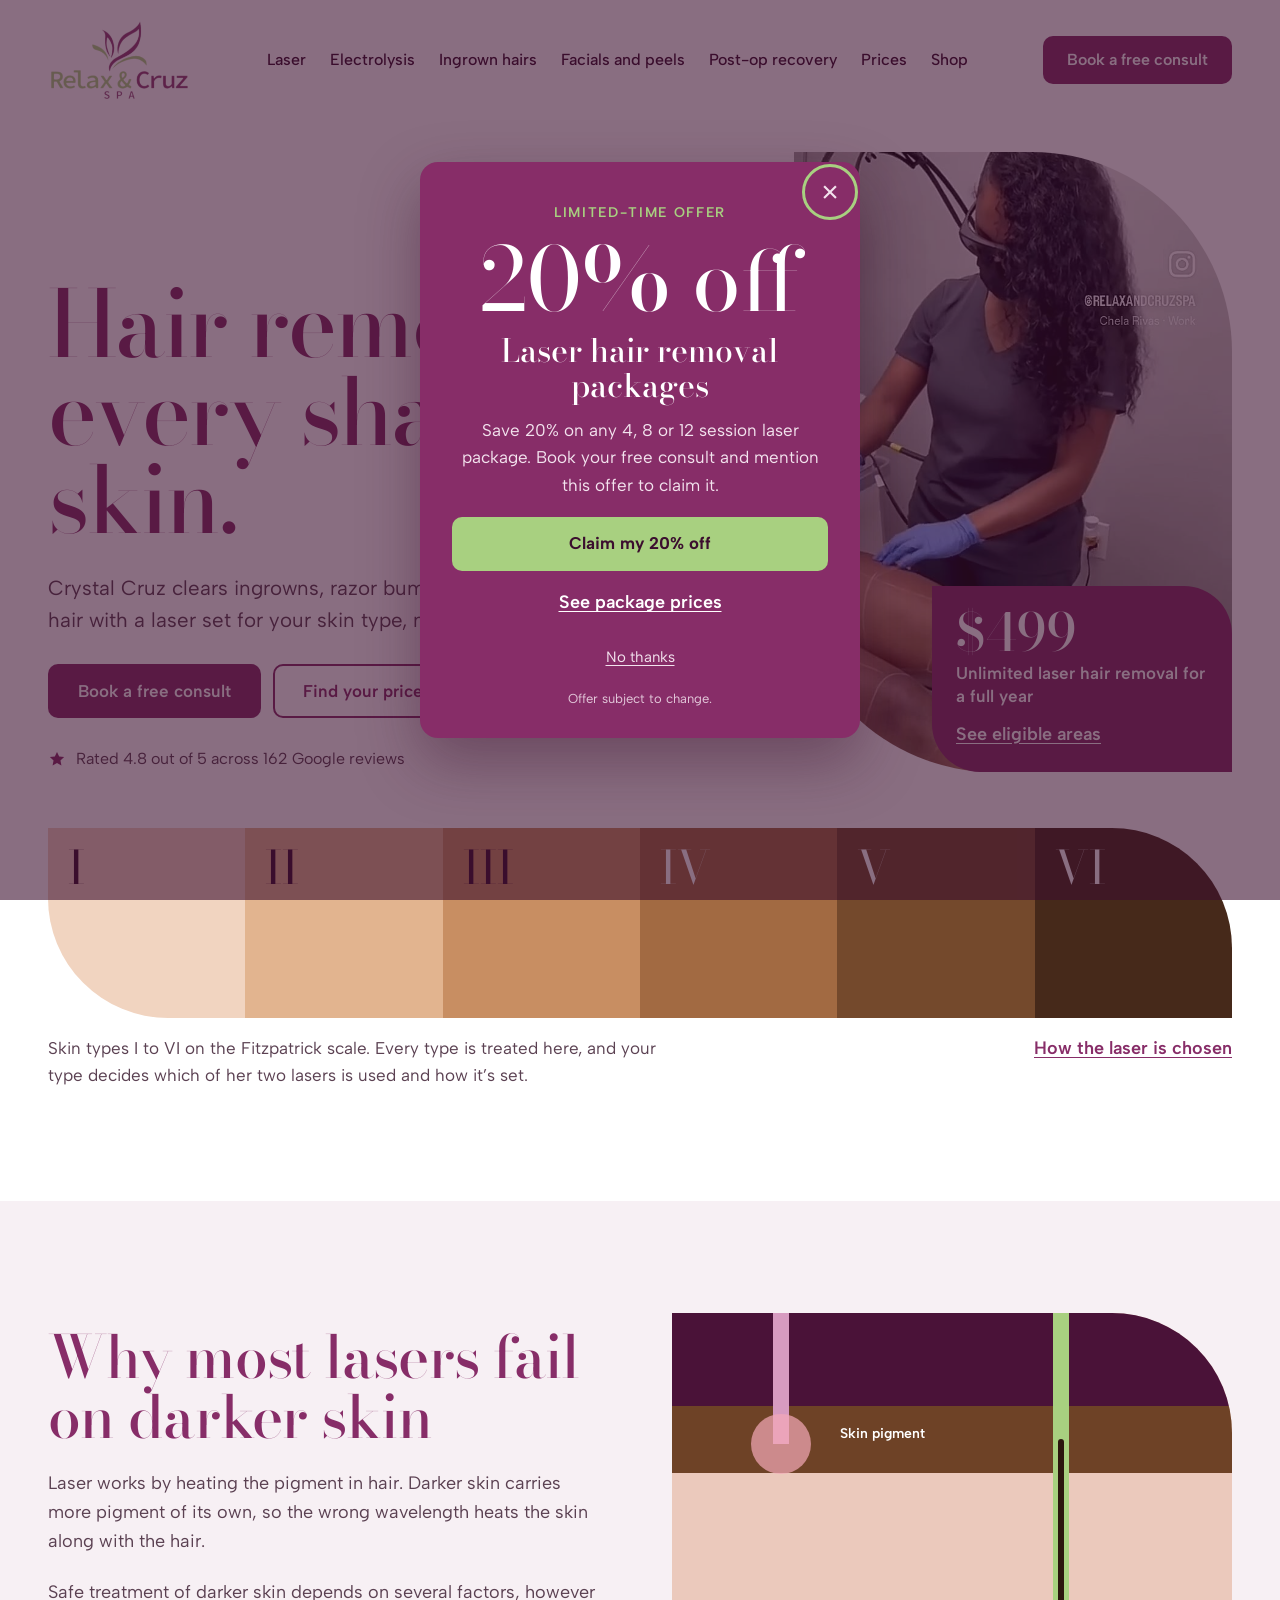
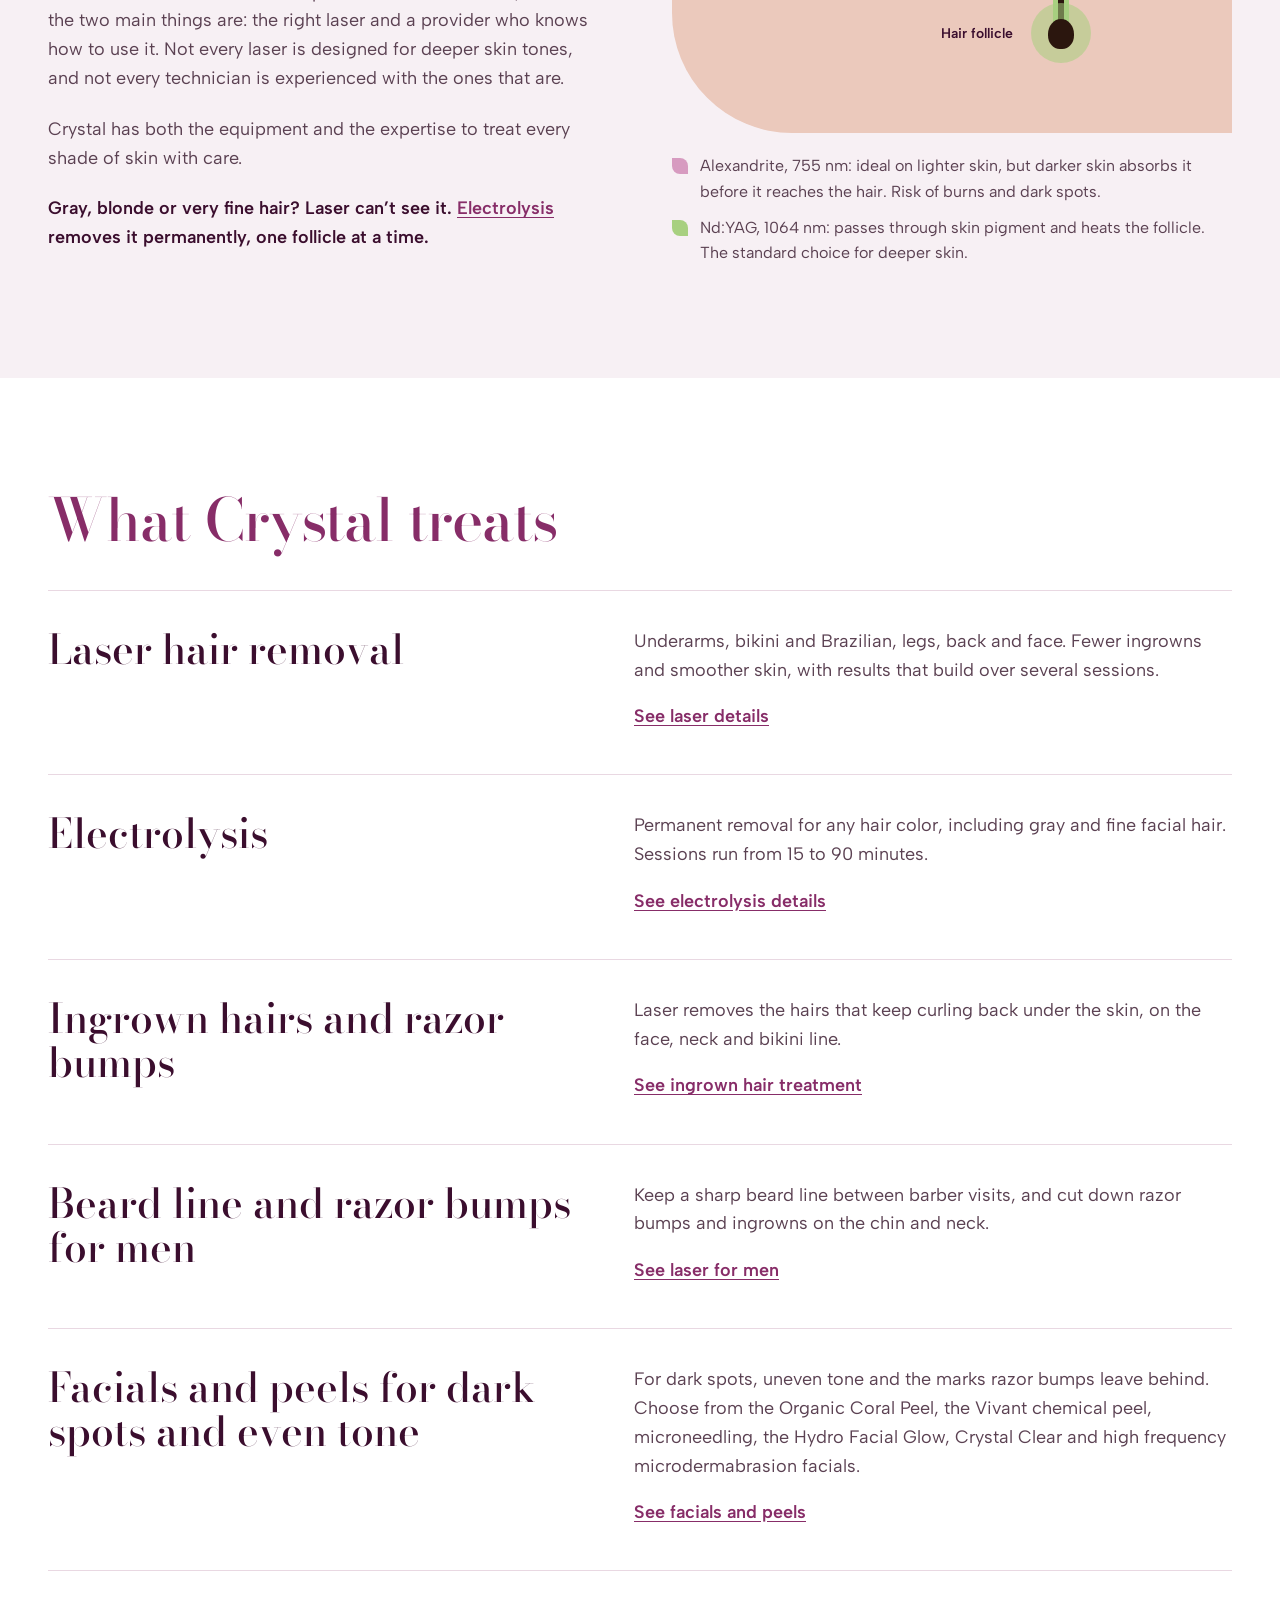
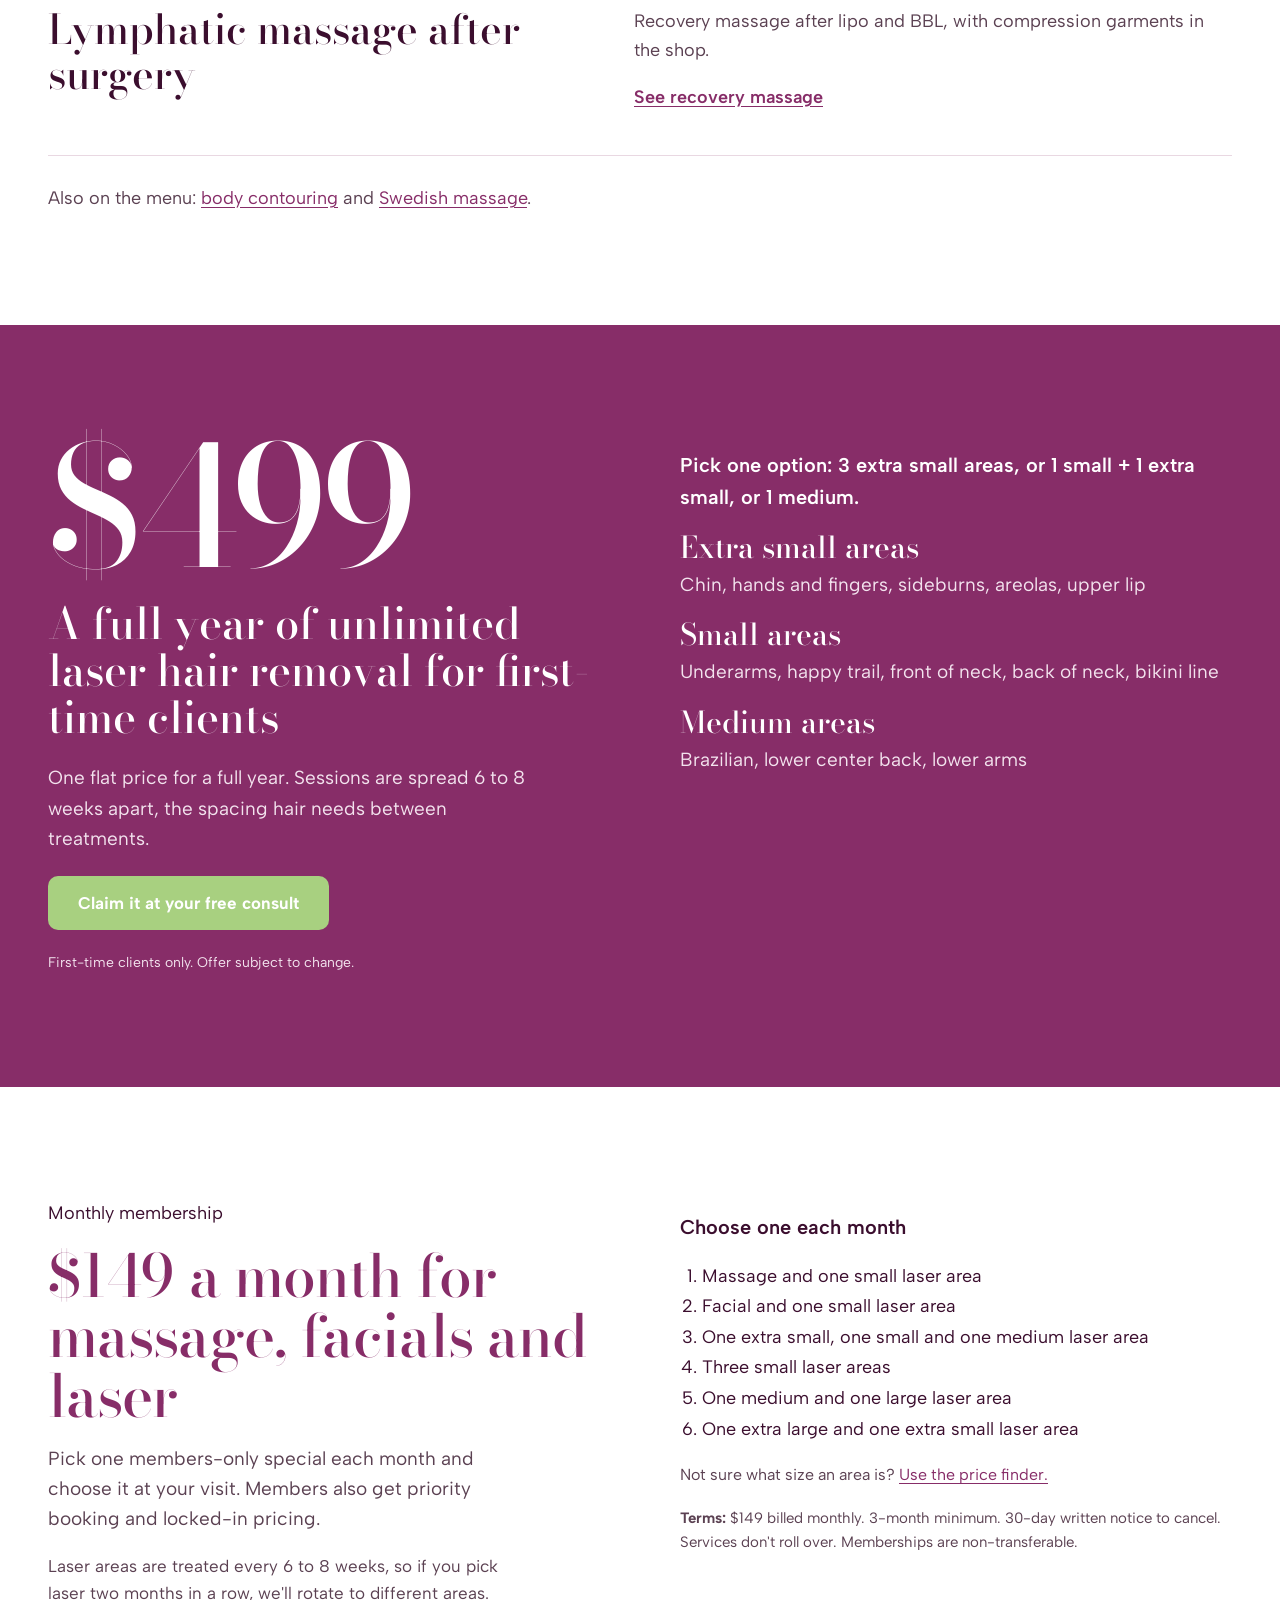
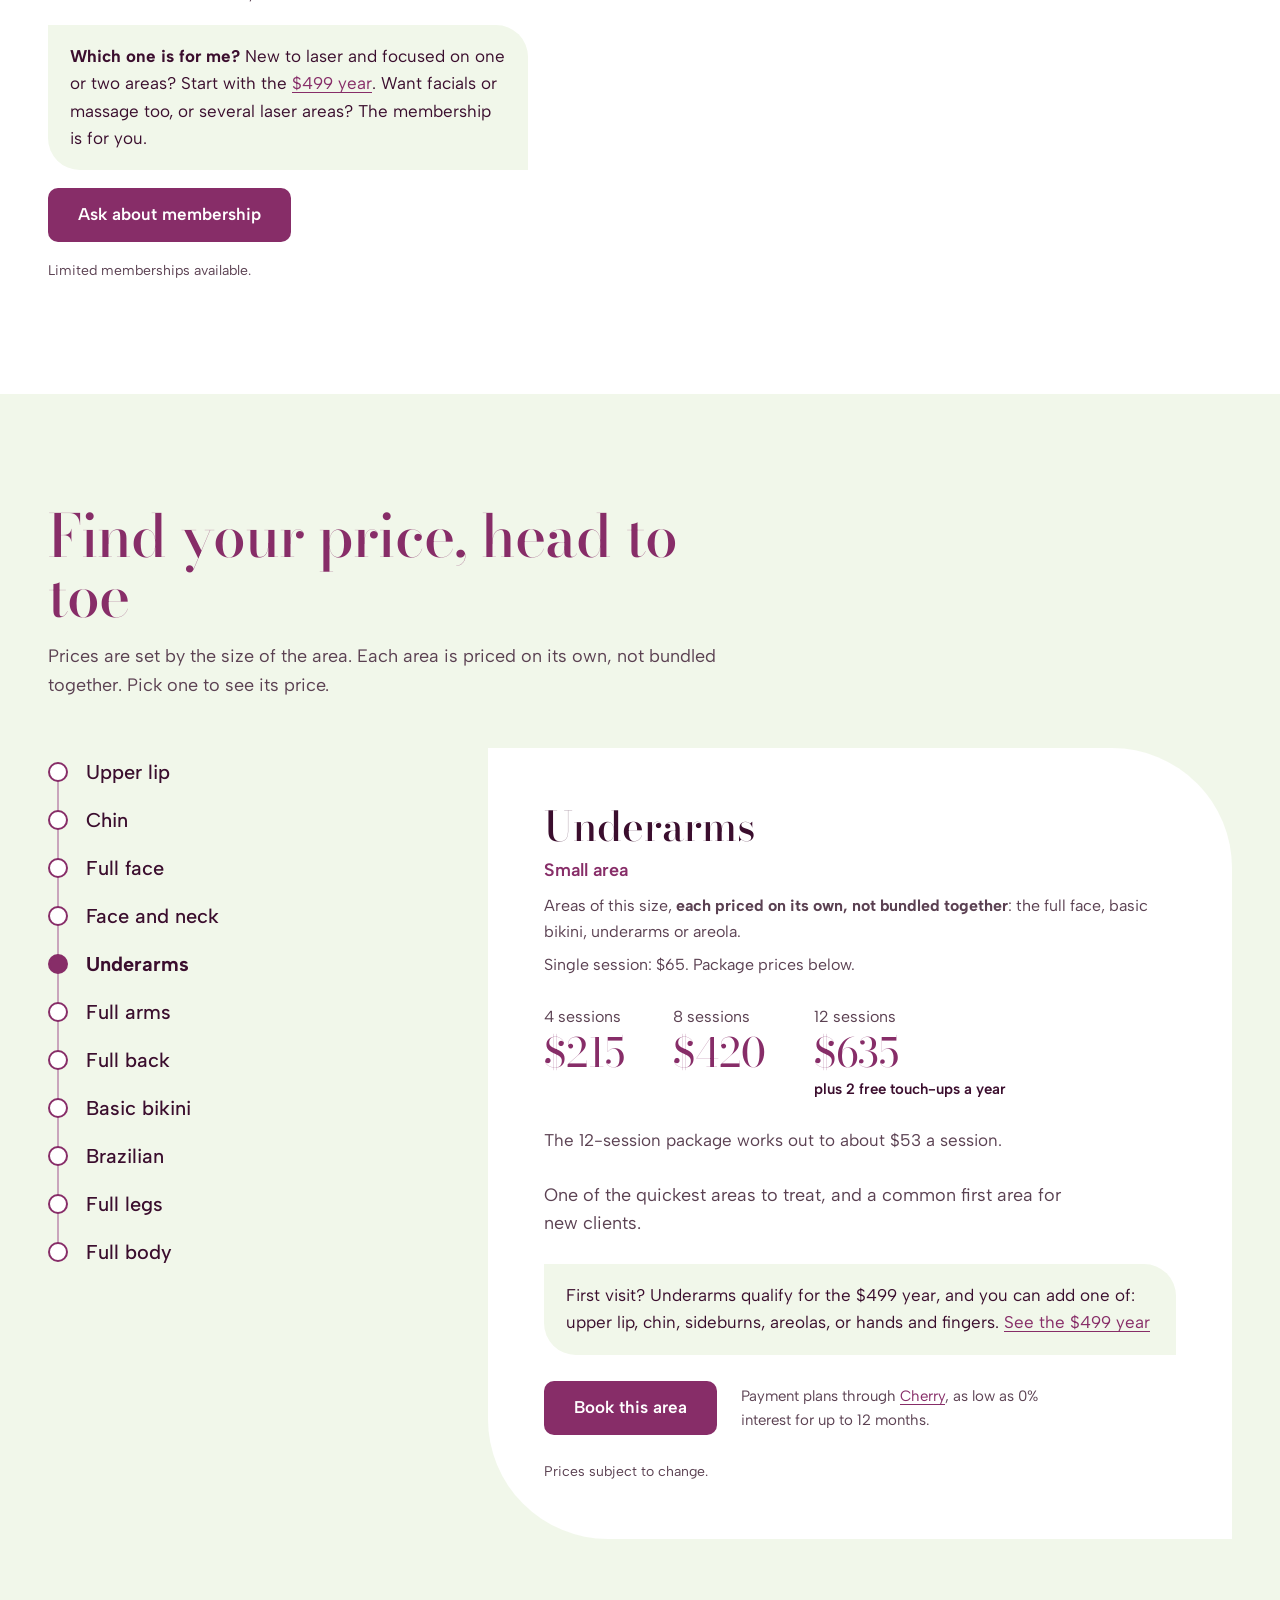
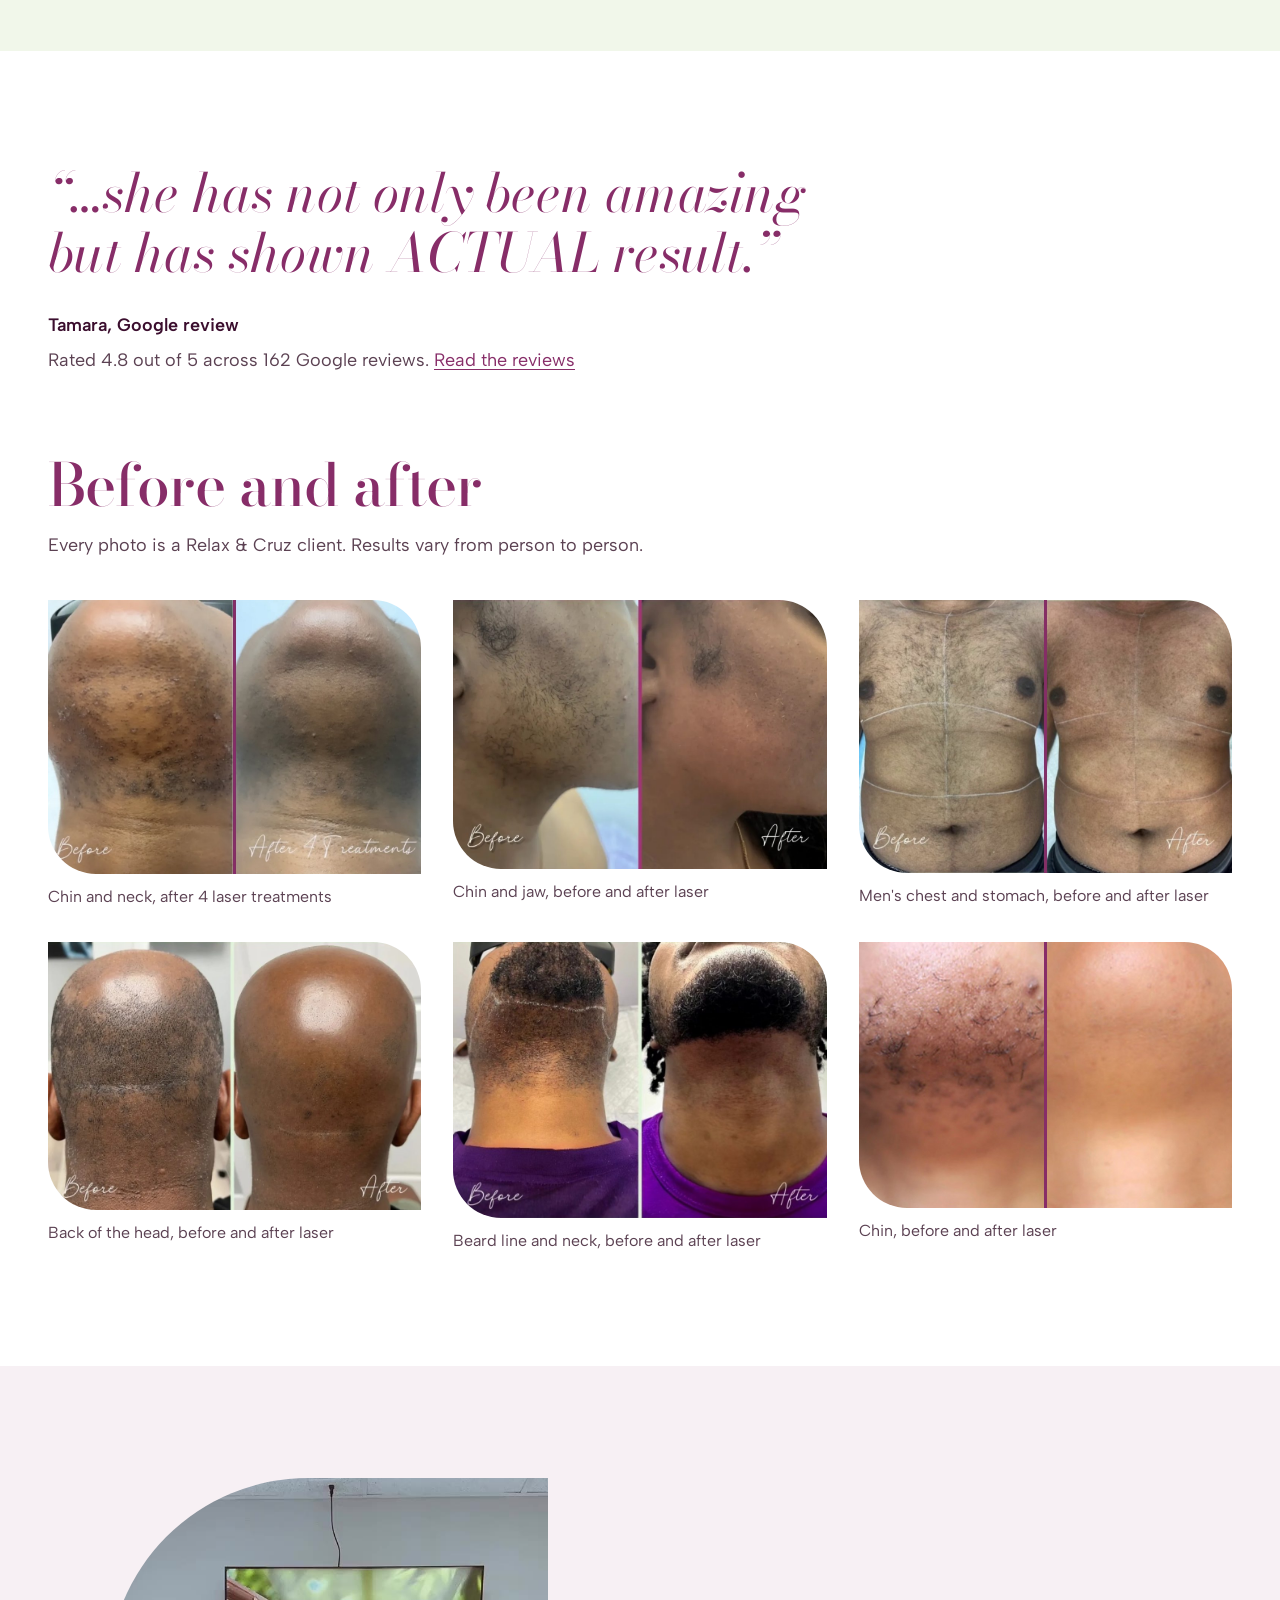
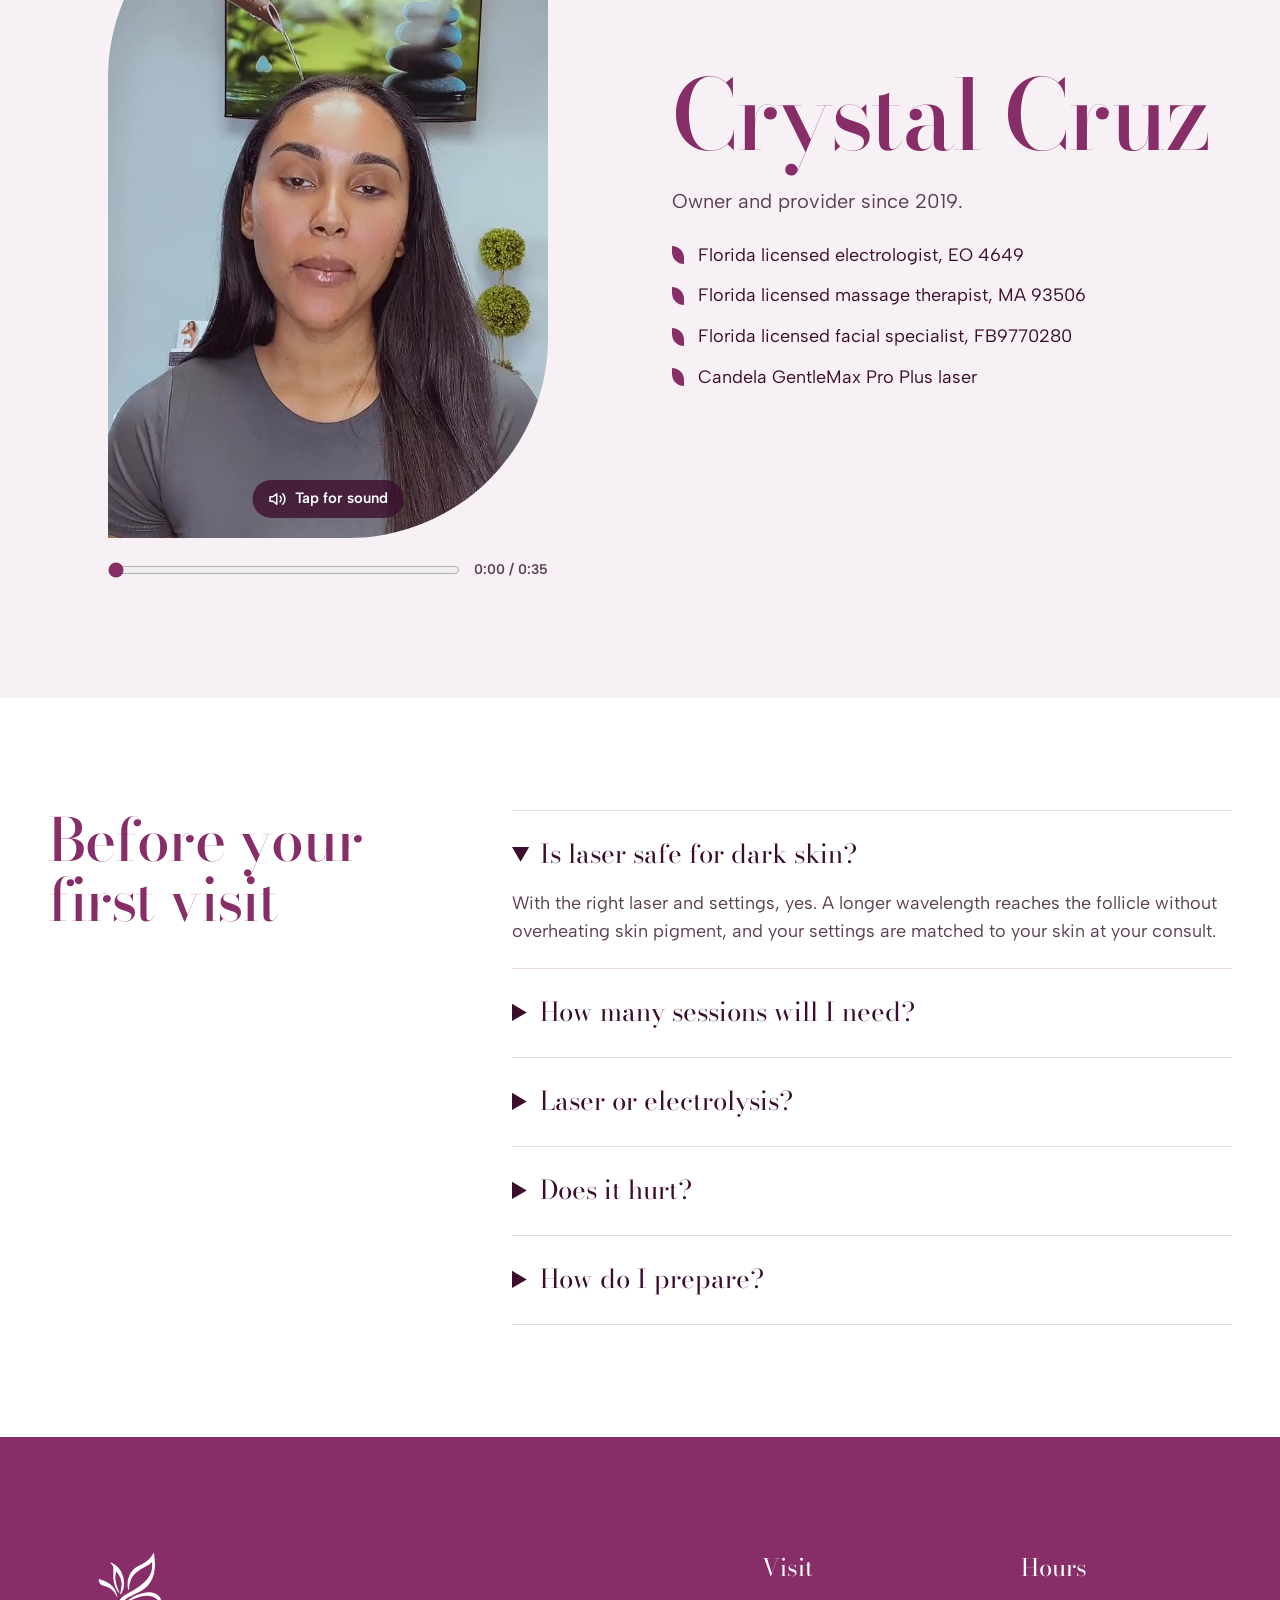
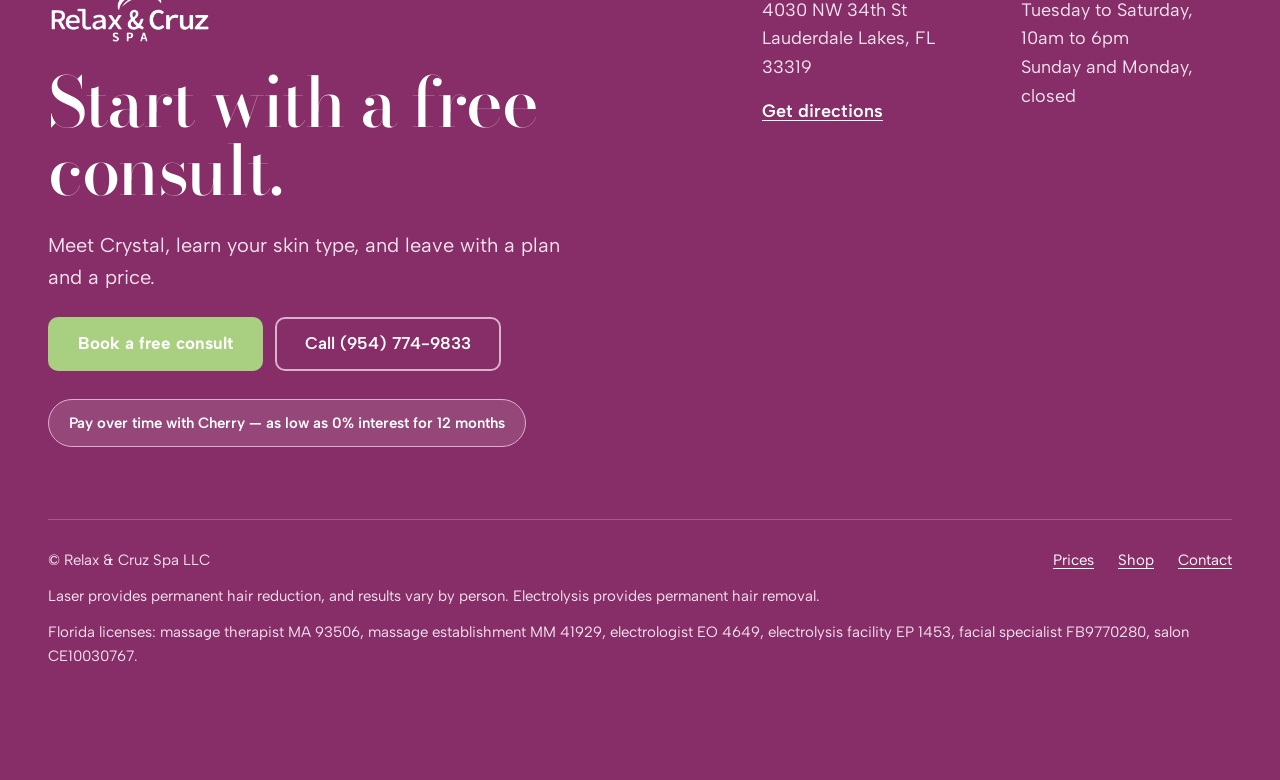
<file: index.html>
<!doctype html>
<html lang="en">
<head>
<meta charset="utf-8">
<meta name="viewport" content="width=device-width, initial-scale=1">
<title>Relax &amp; Cruz Spa | Laser &amp; Facials in Lauderdale Lakes, FL</title>
<meta name="description" content="Laser hair removal, electrolysis, facials and peels for every skin tone in Lauderdale Lakes, FL. $499 unlimited first year for new clients. Free consult.">
<link rel="canonical" href="https://www.relaxandcruzspa.com/">
<meta property="og:type" content="website">
<meta property="og:site_name" content="Relax &amp; Cruz Spa">
<meta property="og:title" content="Laser hair removal for every shade of skin">
<meta property="og:description" content="Laser hair removal, electrolysis, facials and peels in Lauderdale Lakes, FL. $499 unlimited first year for new clients.">
<meta property="og:url" content="https://www.relaxandcruzspa.com/">
    <meta property="og:image" content="https://www.relaxandcruzspa.com/og-image.jpg">
    <meta name="twitter:card" content="summary_large_image">
    <meta name="twitter:image" content="https://www.relaxandcruzspa.com/og-image.jpg">
<meta name="theme-color" content="#872D68">
<link rel="icon" type="image/png" href="favicon.png">
<link rel="apple-touch-icon" href="apple-touch-icon.png">
<link rel="preconnect" href="https://fonts.googleapis.com">
<link rel="preconnect" href="https://fonts.gstatic.com" crossorigin>
<link rel="stylesheet" href="https://fonts.googleapis.com/css2?family=Albert+Sans:wght@400;500;600;700&family=Bodoni+Moda:ital,opsz,wght@0,6..96,400..700;1,6..96,400..700&display=swap">
<link rel="stylesheet" href="styles.css">
<script type="application/ld+json">
{
  "@context": "https://schema.org",
  "@type": "BeautySalon",
  "name": "Relax & Cruz Spa",
  "url": "https://www.relaxandcruzspa.com/",
  "logo": "https://www.relaxandcruzspa.com/logo.png",
  "telephone": "+1-954-774-9833",
  "priceRange": "$$",
  "address": {
    "@type": "PostalAddress",
    "streetAddress": "4030 NW 34th St",
    "addressLocality": "Lauderdale Lakes",
    "addressRegion": "FL",
    "postalCode": "33319",
    "addressCountry": "US"
  },
  "openingHoursSpecification": [{
    "@type": "OpeningHoursSpecification",
    "dayOfWeek": ["Tuesday", "Wednesday", "Thursday", "Friday", "Saturday"],
    "opens": "10:00",
    "closes": "18:00"
  }],
  "sameAs": [
    "https://www.facebook.com/341433079826281/",
    "https://www.yelp.com/biz/relax-and-cruz-spa-lauderdale"
  ]
}
</script>
</head>
<body>
<a class="skip-link" href="#main">Skip to content</a>

<header class="site-header">
  <div class="wrap header-bar">
    <a class="brand" href="./"><img src="logo.png" alt="Relax &amp; Cruz Spa" width="276" height="162"></a>
    <nav class="nav" id="site-nav" aria-label="Main">
      <a href="laser-hair-removal/">Laser</a>
      <a href="electrolysis/">Electrolysis</a>
      <a href="ingrown-hair/">Ingrown hairs</a>
      <a href="facials-and-peels/">Facials and peels</a>
      <a href="lymphatic-massage/">Post-op recovery</a>
      <a href="#prices">Prices</a>
      <a href="shop/">Shop</a>
    </nav>
    <div class="header-actions">
      <a class="header-phone" href="tel:+19547749833">(954) 774-9833</a>
      <a class="btn btn-plum" href="https://book.squareup.com/appointments/5c3y8w34fg9goo/location/LR7VH9PK37BJG/services">Book a free consult</a>
      <button class="menu-toggle" type="button" aria-expanded="false" aria-controls="site-nav" aria-label="Open menu">
        <svg width="22" height="22" viewBox="0 0 24 24" fill="none" stroke="currentColor" stroke-width="2" stroke-linecap="round" aria-hidden="true"><path d="M4 7h16M4 12h16M4 17h16"/></svg>
      </button>
    </div>
  </div>
</header>

<main id="main">

<section class="wrap hero">
  <div class="hero-grid">
    <div class="hero-copy">
      <h1 class="h1">Hair removal for every shade of skin.</h1>
      <p class="lede">Crystal Cruz clears ingrowns, razor bumps and stubborn hair with a laser set for your skin type, not a preset.</p>
      <div class="btn-row">
        <a class="btn btn-plum" href="https://book.squareup.com/appointments/5c3y8w34fg9goo/location/LR7VH9PK37BJG/services">Book a free consult</a>
        <a class="btn btn-outline" href="#prices">Find your price</a>
      </div>
      <p class="rating"><svg width="18" height="18" viewBox="0 0 24 24" fill="#872D68" aria-hidden="true"><path d="M12 2.5l2.9 6.1 6.6.8-4.9 4.6 1.3 6.6L12 17.3l-5.9 3.3 1.3-6.6-4.9-4.6 6.6-.8z"/></svg>Rated 4.8 out of 5 across 162 Google reviews</p>
    </div>
    <div class="hero-media">
      <div class="hero-frame hero-frame--video">
        <video class="photo leaf-lg" style="object-position: 50% 50%" src="images/offer-hero.mp4" poster="images/offer-hero.jpg" autoplay muted loop playsinline preload="metadata" aria-label="Laser hair removal on a client's legs"></video>
        <div class="offer-card offer-card--compact" style="border-radius: 0 48px 0 48px">
          <p class="price">$499</p>
          <p class="what">Unlimited laser hair removal for a full year</p>
          <p class="terms">First-time clients only. Choose from eligible areas like underarms, bikini line or Brazilian.</p>
          <a class="text-link" href="#offer">See eligible areas</a>
        </div>
      </div>
    </div>
  </div>

  <div class="shades-block">
    <div class="shades leaf-md" role="img" aria-label="Six skin tones, Fitzpatrick types I to VI, all treated here">
      <div class="shade" style="background:#F1D4C0">I</div>
      <div class="shade" style="background:#E2B48F">II</div>
      <div class="shade" style="background:#C88E62">III</div>
      <div class="shade on-dark" style="background:#A26A42">IV</div>
      <div class="shade on-dark" style="background:#74492C">V</div>
      <div class="shade on-dark" style="background:#46291A">VI</div>
    </div>
    <div class="shades-caption">
      <p class="muted small" style="font-size:17px; max-width:640px">Skin types I to VI on the Fitzpatrick scale. Every type is treated here, and your type decides which of her two lasers is used and how it’s set.</p>
      <a href="#laser" style="font-weight:600">How the laser is chosen</a>
    </div>
  </div>
</section>

<section id="laser" class="section bg-tint">
  <div class="wrap split">
    <div class="stack">
      <h2 class="h2">Why most lasers fail on darker skin</h2>
      <p class="muted">Laser works by heating the pigment in hair. Darker skin carries more pigment of its own, so the wrong wavelength heats the skin along with the hair.</p>
      <p class="muted">Safe treatment of darker skin depends on several factors, however the two main things are: the right laser and a provider who knows how to use it. Not every laser is designed for deeper skin tones, and not every technician is experienced with the ones that are.</p>
      <p class="muted">Crystal has both the equipment and the expertise to treat every shade of skin with care.</p>
      <p style="font-weight:600">Gray, blonde or very fine hair? Laser can’t see it. <a href="electrolysis/">Electrolysis</a> removes it permanently, one follicle at a time.</p>
    </div>
    <figure style="margin:0">
      <div class="diagram leaf-md" role="img" aria-label="Diagram: a shorter wavelength stops in the pigmented skin surface, while a longer wavelength passes through to the hair follicle">
        <span class="d-air"></span>
        <span class="d-skin"></span>
        <span class="d-label d-skin-label">Skin pigment</span>
        <span class="d-label dark" style="left:calc(68% - 112px); top:calc(76% - 10px)">Hair follicle</span>
        <span class="d-beam-short"></span>
        <span class="d-heat" style="left:calc(18% - 22px); top:calc(31% - 30px); background:#F4A9B8; opacity:.7"></span>
        <span class="d-beam-long"></span>
        <span class="d-hair"></span>
        <span class="d-heat" style="left:calc(68% - 22px); top:calc(76% - 30px); background:#A8D080; opacity:.55"></span>
        <span class="d-bulb"></span>
      </div>
      <figcaption class="legend">
        <span><i style="background:#D79BC0"></i>Alexandrite, 755 nm: ideal on lighter skin, but darker skin absorbs it before it reaches the hair. Risk of burns and dark spots.</span>
        <span><i style="background:#A8D080"></i>Nd:YAG, 1064 nm: passes through skin pigment and heats the follicle. The standard choice for deeper skin.</span>
      </figcaption>
    </figure>
  </div>
</section>

<section id="services" class="section">
  <div class="wrap">
    <h2 class="h2">What Crystal treats</h2>
    <div class="services">
      <div class="service-row">
        <h3 class="h3">Laser hair removal</h3>
        <div>
          <p class="muted">Underarms, bikini and Brazilian, legs, back and face. Fewer ingrowns and smoother skin, with results that build over several sessions.</p>
          <a class="text-link" href="laser-hair-removal/">See laser details</a>
        </div>
      </div>
      <div class="service-row">
        <h3 class="h3">Electrolysis</h3>
        <div>
          <p class="muted">Permanent removal for any hair color, including gray and fine facial hair. Sessions run from 15 to 90 minutes.</p>
          <a class="text-link" href="electrolysis/">See electrolysis details</a>
        </div>
      </div>
      <div class="service-row">
        <h3 class="h3">Ingrown hairs and razor bumps</h3>
        <div>
          <p class="muted">Laser removes the hairs that keep curling back under the skin, on the face, neck and bikini line.</p>
          <a class="text-link" href="ingrown-hair/">See ingrown hair treatment</a>
        </div>
      </div>
      <div class="service-row">
        <h3 class="h3">Beard line and razor bumps for men</h3>
        <div>
          <p class="muted">Keep a sharp beard line between barber visits, and cut down razor bumps and ingrowns on the chin and neck.</p>
          <a class="text-link" href="laser-for-men/">See laser for men</a>
        </div>
      </div>
      <div class="service-row">
        <h3 class="h3">Facials and peels for dark spots and even tone</h3>
        <div>
          <p class="muted">For dark spots, uneven tone and the marks razor bumps leave behind. Choose from the Organic Coral Peel, the Vivant chemical peel, microneedling, the Hydro Facial Glow, Crystal Clear and high frequency microdermabrasion facials.</p>
          <a class="text-link" href="facials-and-peels/">See facials and peels</a>
        </div>
      </div>
      <div class="service-row">
        <h3 class="h3">Lymphatic massage after surgery</h3>
        <div>
          <p class="muted">Recovery massage after lipo and BBL, with compression garments in the shop.</p>
          <a class="text-link" href="lymphatic-massage/">See recovery massage</a>
        </div>
      </div>
    </div>
    <p class="muted" style="margin-top:28px">Also on the menu: <a href="body-contouring/">body contouring</a> and <a href="massage/">Swedish massage</a>.</p>
  </div>
</section>

<section id="offer" class="section bg-plum">
  <div class="wrap offer-grid">
    <div class="stack">
      <p class="offer-price">$499</p>
      <h2 class="offer-title">A full year of unlimited laser hair removal for first-time clients</h2>
      <p class="on-plum" style="font-size:19px; max-width:480px">One flat price for a full year. Sessions are spread 6 to 8 weeks apart, the spacing hair needs between treatments.</p>
      <a class="btn btn-leaf" style="align-self:flex-start" href="https://book.squareup.com/appointments/5c3y8w34fg9goo/location/LR7VH9PK37BJG/services">Claim it at your free consult</a>
      <p class="on-plum small" style="font-size:14px">First-time clients only. Offer subject to change.</p>
    </div>
    <div class="stack" style="gap:18px; padding-top:12px">
      <p style="font-size:20px; font-weight:600">Pick one option: 3 extra small areas, or 1 small + 1 extra small, or 1 medium.</p>
      <div class="choice">
        <p class="lead">Extra small areas</p>
        <p class="areas">Chin, hands and fingers, sideburns, areolas, upper lip</p>
      </div>
      <div class="choice">
        <p class="lead">Small areas</p>
        <p class="areas">Underarms, happy trail, front of neck, back of neck, bikini line</p>
      </div>
      <div class="choice">
        <p class="lead">Medium areas</p>
        <p class="areas">Brazilian, lower center back, lower arms</p>
      </div>
    </div>
  </div>
</section>

<section id="membership" class="section">
  <div class="wrap offer-grid">
    <div class="stack" style="gap:18px">
      <p class="tier">Monthly membership</p>
      <h2 class="h2">$149 a month for massage, facials and laser</h2>
      <p class="muted" style="font-size:19px; max-width:480px">Pick one members-only special each month and choose it at your visit. Members also get priority booking and locked-in pricing.</p>
      <p class="muted" style="font-size:17px; max-width:480px">Laser areas are treated every 6 to 8 weeks, so if you pick laser two months in a row, we'll rotate to different areas.</p>
      <div class="offer-note leaf-sm" style="max-width:480px"><strong>Which one is for me?</strong> New to laser and focused on one or two areas? Start with the <a href="#offer">$499 year</a>. Want facials or massage too, or several laser areas? The membership is for you.</div>
      <a class="btn btn-plum" style="align-self:flex-start" href="https://book.squareup.com/appointments/5c3y8w34fg9goo/location/LR7VH9PK37BJG/services">Ask about membership</a>
      <p class="muted" style="font-size:14px">Limited memberships available.</p>
    </div>
    <div class="stack" style="gap:18px; padding-top:12px">
      <p style="font-size:20px; font-weight:600">Choose one each month</p>
      <ol style="margin:0; padding-left:22px; font-size:18px; line-height:1.7">
        <li>Massage and one small laser area</li>
        <li>Facial and one small laser area</li>
        <li>One extra small, one small and one medium laser area</li>
        <li>Three small laser areas</li>
        <li>One medium and one large laser area</li>
        <li>One extra large and one extra small laser area</li>
      </ol>
      <p class="muted" style="font-size:16px">Not sure what size an area is? <a href="#prices">Use the price finder.</a></p>
      <p class="muted" style="font-size:15px; line-height:1.6"><strong>Terms:</strong> $149 billed monthly. 3-month minimum. 30-day written notice to cancel. Services don't roll over. Memberships are non-transferable.</p>
    </div>
  </div>
</section>

<section id="prices" class="section bg-green">
  <div class="wrap">
    <div class="stack" style="gap:16px; max-width:720px">
      <h2 class="h2">Find your price, head to toe</h2>
      <p class="muted">Prices are set by the size of the area. Each area is priced on its own, not bundled together. Pick one to see its price.</p>
    </div>
    <div class="finder">
      <ul class="finder-list" id="area-list" aria-label="Body areas">
        <!-- Filled by js/main.js. Buttons below are the no-script fallback. -->
        <li><button class="area-btn" type="button" data-area="4" aria-pressed="true">Underarms</button></li>
      </ul>
      <div class="finder-panel leaf-md" id="finder-panel" aria-live="polite">
        <div class="stack-sm" style="gap:8px">
          <h3 class="h3" data-f="name">Underarms</h3>
          <p class="tier" data-f="tier">Small area</p>
          <p class="muted" style="font-size:16px">Areas of this size, <strong>each priced on its own, not bundled together</strong>: <span data-f="covers">the full face, basic bikini, underarms or areola</span>.</p>
          <p class="muted" style="font-size:16px">Single session: <span data-f="single">$65</span>. Package prices below.</p>
        </div>
        <div class="prices">
          <div class="price-box"><span class="label">4 sessions</span><span class="amount" data-f="p4">$215</span></div>
          <div class="price-box"><span class="label">8 sessions</span><span class="amount" data-f="p8">$420</span></div>
          <div class="price-box"><span class="label">12 sessions</span><span class="amount" data-f="p12">$635</span><span class="extra">plus 2 free touch-ups a year</span></div>
        </div>
        <p class="muted" style="font-size:17px">The 12-session package works out to about <span data-f="per">$53</span> a session.</p>
        <p class="muted" data-f="note" style="max-width:540px">One of the quickest areas to treat, and a common first area for new clients.</p>
        <p class="offer-note leaf-sm"><span data-f="offer">First visit? Underarms qualify for the $499 year, and you can add one of: upper lip, chin, sideburns, areolas, or hands and fingers.</span> <a href="#offer">See the $499 year</a></p>
        <div class="finder-cta">
          <a class="btn btn-plum" href="https://book.squareup.com/appointments/5c3y8w34fg9goo/location/LR7VH9PK37BJG/services">Book this area</a>
          <span class="small muted">Payment plans through <a href="https://pay.withcherry.com/relaxandcruzspa-llc">Cherry</a>, as low as 0% interest for up to 12 months.</span>
        </div>
        <p class="muted" style="font-size:14px">Prices subject to change.</p>
      </div>
    </div>
  </div>
</section>

<section id="results" class="section">
  <div class="wrap">
    <figure class="stack" style="margin:0; gap:28px; max-width:820px">
      <blockquote class="quote">“…she has not only been amazing but has shown ACTUAL result.”</blockquote>
      <figcaption class="stack-sm" style="gap:6px">
        <span style="font-weight:600">Tamara, Google review</span>
        <span class="muted">Rated 4.8 out of 5 across 162 Google reviews. <a href="https://www.google.com/maps/search/?api=1&amp;query=Relax%20%26%20Cruz%20Spa&amp;query_place_id=ChIJVxkaC0UH2YgR4lUdHG4DhzY" target="_blank" rel="noopener">Read the reviews</a></span>
      </figcaption>
    </figure>
    <div class="stack" style="gap:16px; max-width:720px; margin-top:80px">
      <h2 class="h2">Before and after</h2>
      <p class="muted">Every photo is a Relax &amp; Cruz client. Results vary from person to person.</p>
    </div>
    <div class="results">
      <figure class="result">
        <img src="images/ba-chin-4-treatments.jpg" alt="A woman's chin and neck covered in hair bumps before, and smoother skin after 4 laser treatments" width="980" height="720" loading="lazy">
        <figcaption>Chin and neck, after 4 laser treatments</figcaption>
      </figure>
      <figure class="result">
        <img src="images/ba-chin-women.jpg" alt="Before and after laser hair removal on a woman's chin and jaw" width="1000" height="721" loading="lazy">
        <figcaption>Chin and jaw, before and after laser</figcaption>
      </figure>
      <figure class="result">
        <img src="images/ba-chest-men.jpg" alt="A man's chest and stomach before and after laser hair removal" width="984" height="720" loading="lazy">
        <figcaption>Men's chest and stomach, before and after laser</figcaption>
      </figure>
      <figure class="result">
        <img src="images/ba-head.jpg" alt="Back of a man's head before and after laser hair removal" width="923" height="663" loading="lazy">
        <figcaption>Back of the head, before and after laser</figcaption>
      </figure>
      <figure class="result">
        <img src="images/ba-beard-neck.jpg" alt="Neck below the beard line before and after laser hair removal" width="923" height="683" loading="lazy">
        <figcaption>Beard line and neck, before and after laser</figcaption>
      </figure>
      <figure class="result">
        <img src="images/ba-chin-dark-skin.jpg" alt="A chin with coarse dark hairs before laser, and smooth skin after" width="1008" height="720" loading="lazy">
        <figcaption>Chin, before and after laser</figcaption>
      </figure>
    </div>
  </div>
</section>

<section class="section bg-tint">
  <div class="wrap split">
    <div>
      <div class="about-frame about-video">
        <video class="photo leaf-rev" id="intro-video" src="images/intro.mp4" poster="images/intro.jpg" autoplay muted loop playsinline preload="metadata" aria-label="Crystal Cruz introduces herself and the spa"></video>
        <button class="sound-btn" type="button" id="intro-sound" aria-pressed="false">
          <svg width="18" height="18" viewBox="0 0 24 24" fill="none" stroke="currentColor" stroke-width="2" stroke-linecap="round" stroke-linejoin="round" aria-hidden="true"><path d="M11 5L6 9H2v6h4l5 4V5z"/><path d="M15.5 8.5a5 5 0 0 1 0 7M19 5a10 10 0 0 1 0 14"/></svg>
          <span>Tap for sound</span>
        </button>
      </div>
      <div class="intro-seek">
        <input type="range" id="intro-seek" min="0" max="1000" step="1" value="0" aria-label="Video position">
        <span class="intro-time" id="intro-time" aria-hidden="true">0:00 / 0:35</span>
      </div>
    </div>
    <div class="stack" style="gap:24px">
      <h2 class="about-name">Crystal Cruz</h2>
      <p class="muted" style="font-size:20px">Owner and provider since 2019.</p>
      <ul class="creds">
        <li>Florida licensed electrologist, EO 4649</li>
        <li>Florida licensed massage therapist, MA 93506</li>
        <li>Florida licensed facial specialist, FB9770280</li>
        <li>Candela GentleMax Pro Plus laser</li>
      </ul>
    </div>
  </div>
</section>

<section class="section">
  <div class="wrap faq">
    <h2 class="h2">Before your first visit</h2>
    <div class="faq-list">
      <details open>
        <summary>Is laser safe for dark skin?</summary>
        <p>With the right laser and settings, yes. A longer wavelength reaches the follicle without overheating skin pigment, and your settings are matched to your skin at your consult.</p>
      </details>
      <details>
        <summary>How many sessions will I need?</summary>
        <p>Most clients need 8 to 12 sessions, spaced 6 to 8 weeks apart, because hair grows in cycles. You leave your free consult with a plan for your areas.</p>
      </details>
      <details>
        <summary>Laser or electrolysis?</summary>
        <p>Laser treats larger areas fast and reduces hair long term. Electrolysis removes hair permanently, one follicle at a time, and works on any hair color.</p>
      </details>
      <details>
        <summary>Does it hurt?</summary>
        <p>Most clients describe laser as a quick snap against the skin. Electrolysis feels like a brief warm pinch.</p>
      </details>
      <details>
        <summary>How do I prepare?</summary>
        <p>Shave the area the day before. Skip waxing, plucking and tanning between sessions, and tell us about any medication that makes your skin sun-sensitive.</p>
      </details>
    </div>
  </div>
</section>

<section id="book" class="section bg-plum">
  <div class="wrap">
    <div class="book-grid">
      <div class="stack" style="gap:24px">
        <img src="logo-white.png" alt="" width="276" height="162" style="height:96px; width:auto; align-self:flex-start">
        <h2 class="book-title">Start with a free consult.</h2>
        <p class="on-plum" style="font-size:20px; max-width:520px">Meet Crystal, learn your skin type, and leave with a plan and a price.</p>
        <div class="btn-row">
          <a class="btn btn-leaf" href="https://book.squareup.com/appointments/5c3y8w34fg9goo/location/LR7VH9PK37BJG/services">Book a free consult</a>
          <a class="btn btn-ghost" href="tel:+19547749833">Call (954) 774-9833</a>
        </div>
          <a class="cherry-note" href="https://pay.withcherry.com/relaxandcruzspa-llc">Pay over time with Cherry — as low as 0% interest for 12 months</a>
      </div>
      <div>
        <div class="info">
          <p class="info-title">Visit</p>
          <p class="on-plum">4030 NW 34th St<br>Lauderdale Lakes, FL 33319</p>
          <a class="text-link" href="https://www.google.com/maps/dir/?api=1&amp;destination=4030+NW+34th+St+Lauderdale+Lakes+FL+33319">Get directions</a>
        </div>
        <div class="info">
          <p class="info-title">Hours</p>
          <p class="on-plum">Tuesday to Saturday, 10am to 6pm<br>Sunday and Monday, closed</p>
        </div>
      </div>
    </div>
    <footer class="site-footer">
      <p>© Relax &amp; Cruz Spa LLC</p>
      <nav aria-label="Footer">
        <a href="#prices">Prices</a>
        <a href="shop/">Shop</a>
        <a href="contact/">Contact</a>
      </nav>
      <p class="legal">Laser provides permanent hair reduction, and results vary by person. Electrolysis provides permanent hair removal.</p>
      <p class="legal">Florida licenses: massage therapist MA 93506, massage establishment MM 41929, electrologist EO 4649, electrolysis facility EP 1453, facial specialist FB9770280, salon CE10030767.</p>
    </footer>
  </div>
</section>

</main>

<div class="mobile-bar">
  <a class="btn btn-outline" href="tel:+19547749833">Call</a>
  <a class="btn btn-plum" href="https://book.squareup.com/appointments/5c3y8w34fg9goo/location/LR7VH9PK37BJG/services">Book a free consult</a>
</div>

<script src="main.js" defer></script>
</body>
</html>
</file>
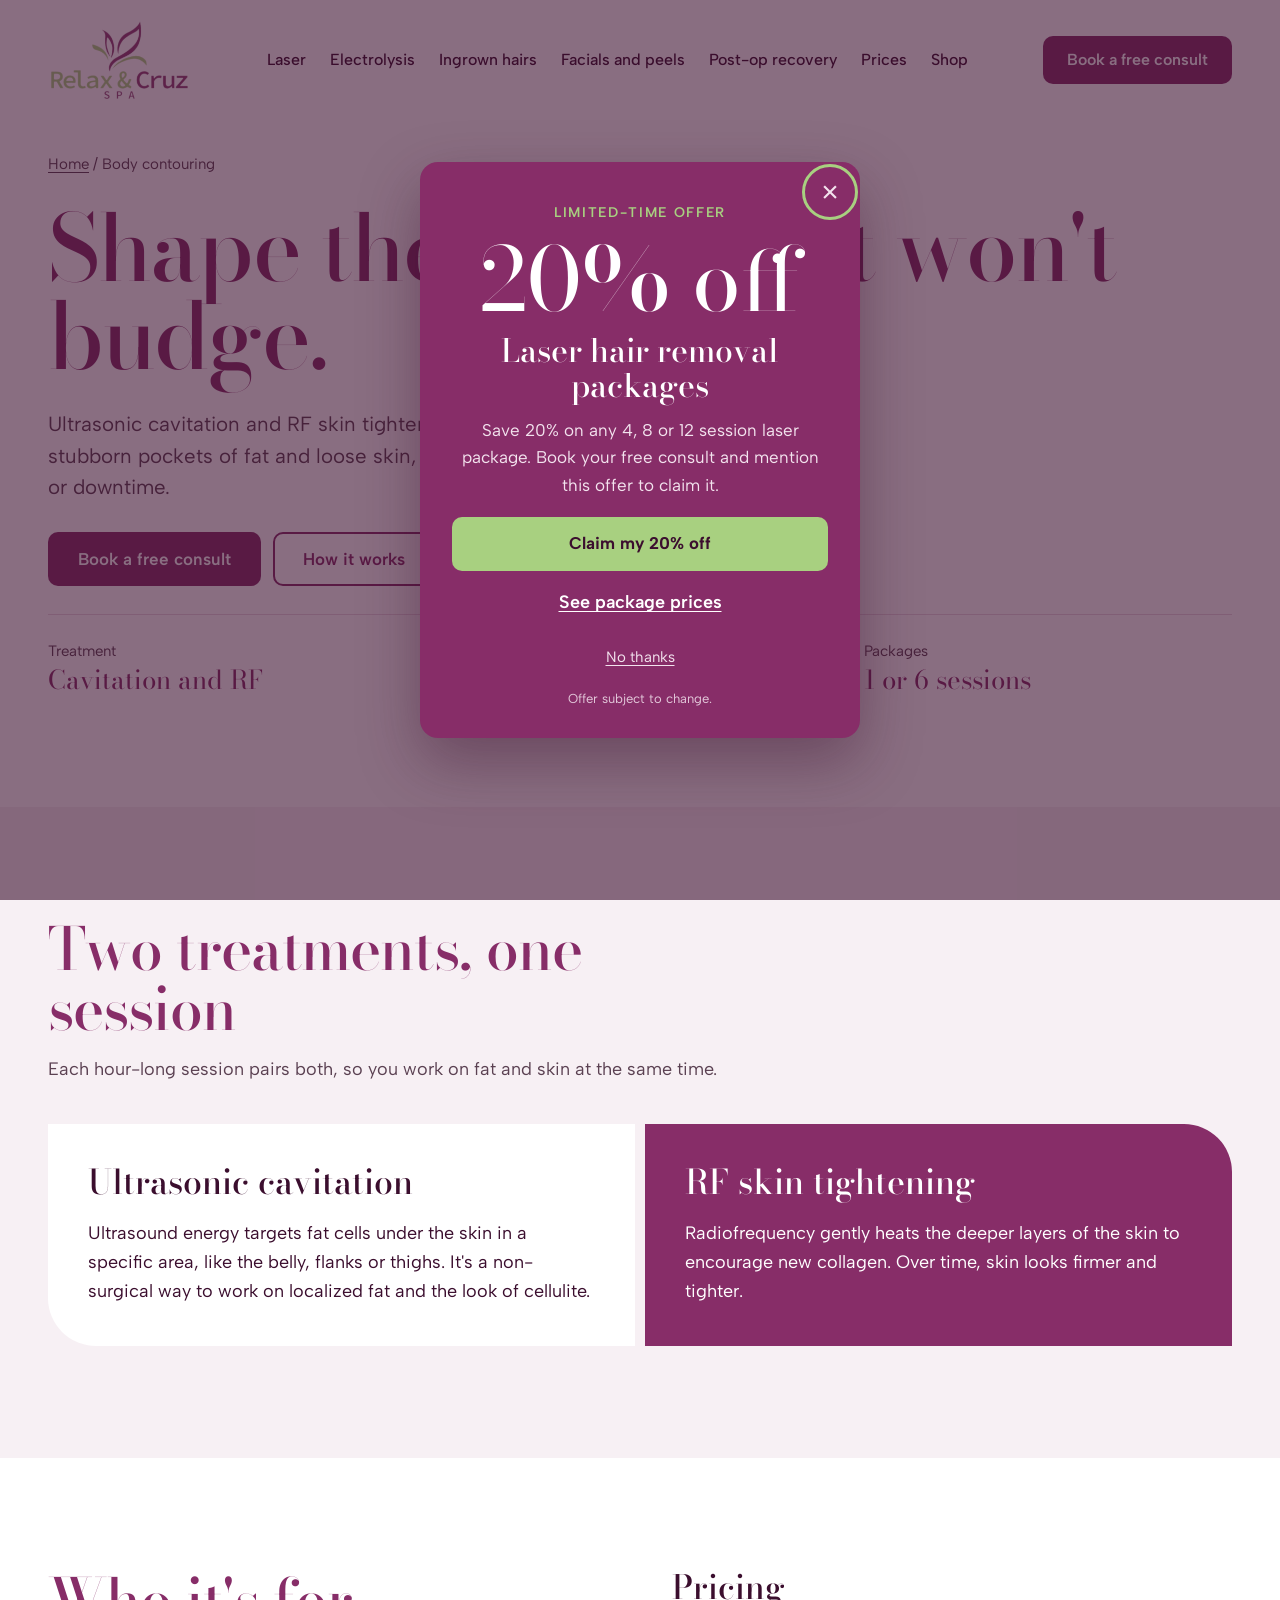
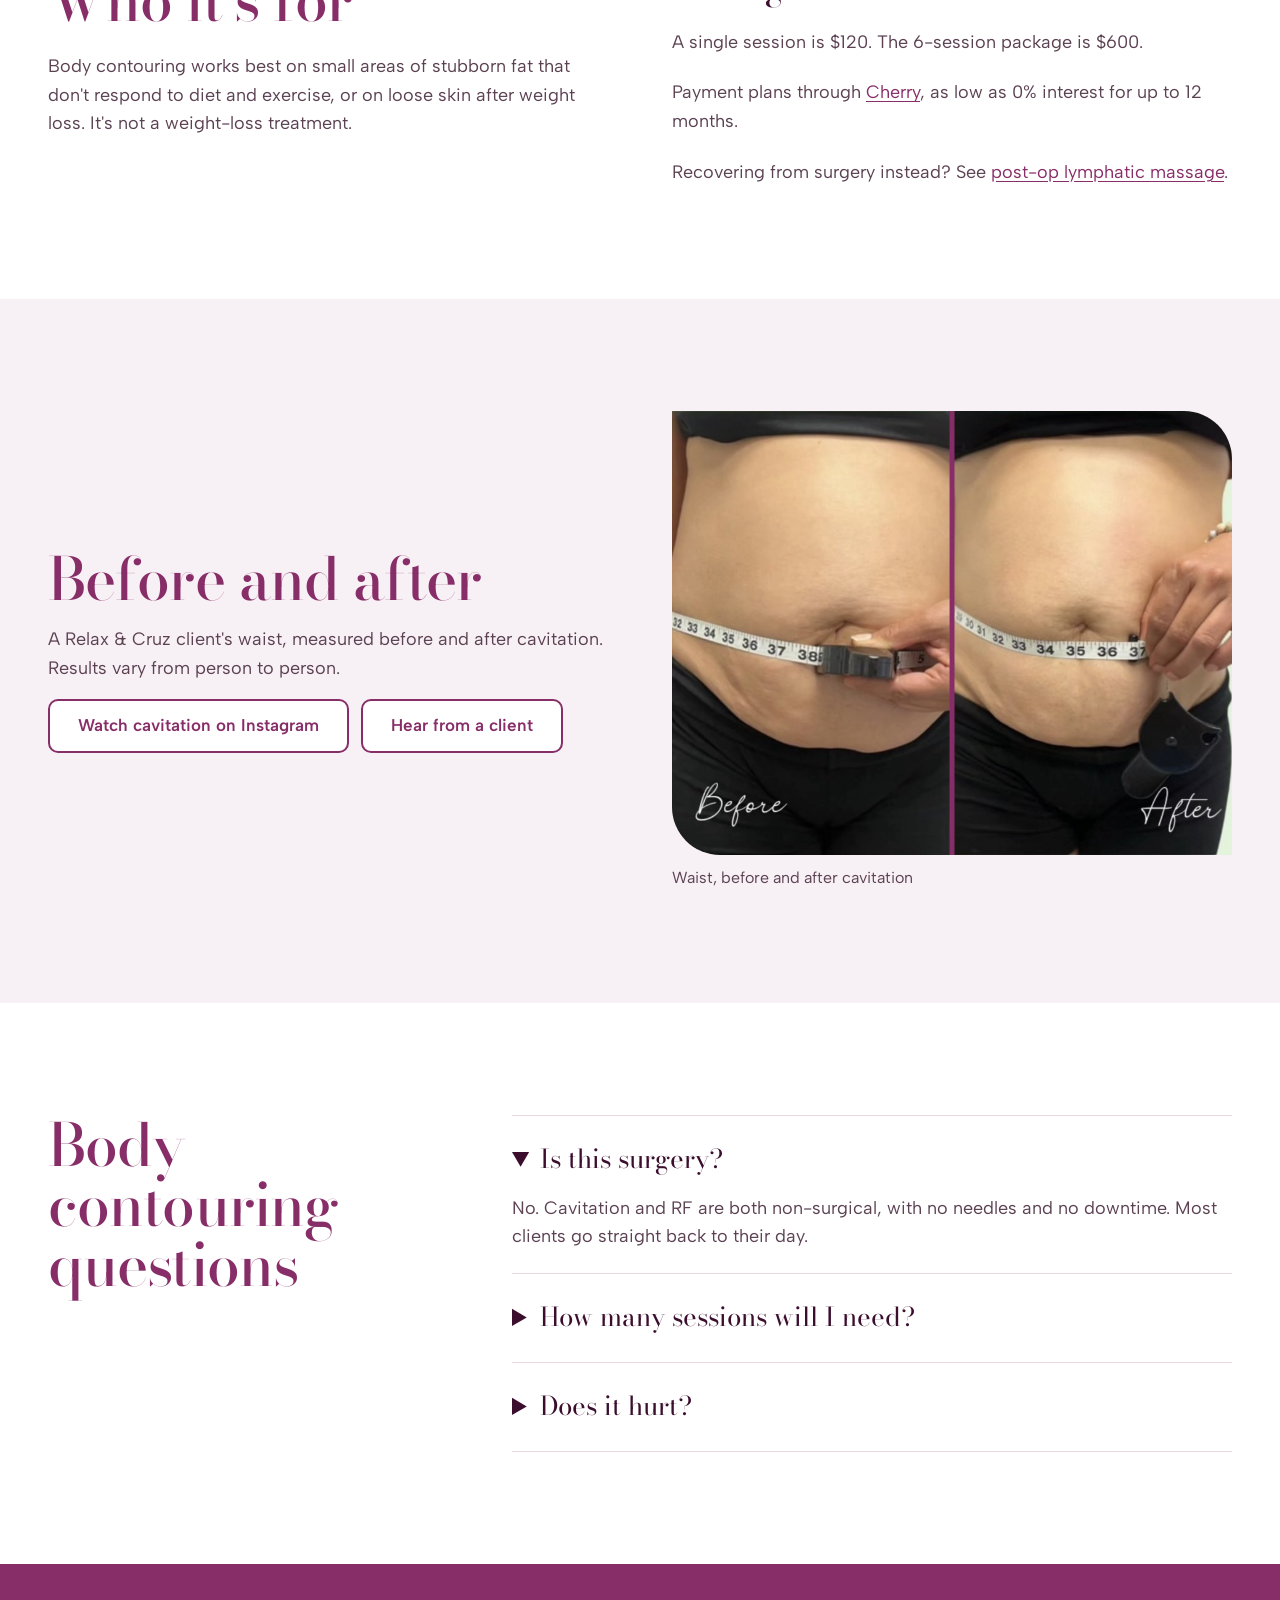
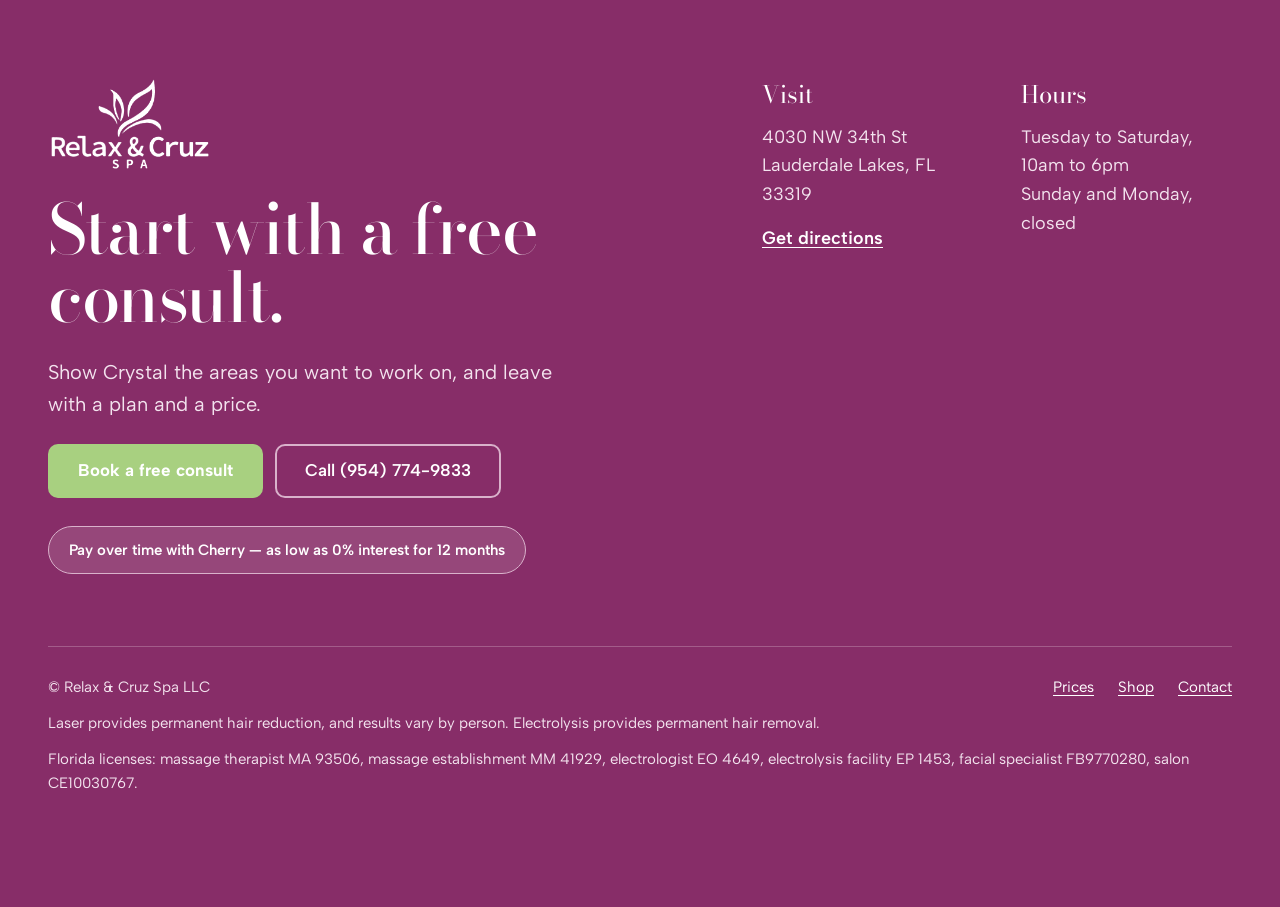
<file: body-contouring/index.html>
<!doctype html>
<html lang="en">
<head>
<meta charset="utf-8">
<meta name="viewport" content="width=device-width, initial-scale=1">
<title>Body Contouring, Cavitation &amp; RF | Lauderdale Lakes, FL</title>
<meta name="description" content="Non-surgical body contouring in Lauderdale Lakes, FL: cavitation for stubborn fat and RF skin tightening. $120 a session or 6 for $600.">
<link rel="canonical" href="https://www.relaxandcruzspa.com/body-contouring/">
<meta property="og:type" content="website">
<meta property="og:site_name" content="Relax &amp; Cruz Spa">
<meta property="og:title" content="Non-surgical body contouring">
<meta property="og:description" content="Ultrasonic cavitation and RF skin tightening for stubborn areas and loose skin. No surgery, no downtime. Lauderdale Lakes, FL.">
<meta property="og:url" content="https://www.relaxandcruzspa.com/body-contouring/">
    <meta property="og:image" content="https://www.relaxandcruzspa.com/og-image.jpg">
    <meta name="twitter:card" content="summary_large_image">
    <meta name="twitter:image" content="https://www.relaxandcruzspa.com/og-image.jpg">
<meta name="theme-color" content="#872D68">
<link rel="icon" type="image/png" href="../favicon.png">
<link rel="apple-touch-icon" href="../apple-touch-icon.png">
<link rel="preconnect" href="https://fonts.googleapis.com">
<link rel="preconnect" href="https://fonts.gstatic.com" crossorigin>
<link rel="stylesheet" href="https://fonts.googleapis.com/css2?family=Albert+Sans:wght@400;500;600;700&family=Bodoni+Moda:ital,opsz,wght@0,6..96,400..700;1,6..96,400..700&display=swap">
<link rel="stylesheet" href="../styles.css">
<script type="application/ld+json">
{
  "@context": "https://schema.org",
  "@graph": [
    {
      "@type": "Service",
      "name": "Non-surgical body contouring",
      "serviceType": "Non-surgical body contouring",
      "url": "https://www.relaxandcruzspa.com/body-contouring/",
      "areaServed": "Lauderdale Lakes, FL",
      "provider": {
        "@type": "BeautySalon",
        "name": "Relax & Cruz Spa",
        "url": "https://www.relaxandcruzspa.com/",
        "telephone": "+1-954-774-9833",
        "address": {
          "@type": "PostalAddress",
          "streetAddress": "4030 NW 34th St",
          "addressLocality": "Lauderdale Lakes",
          "addressRegion": "FL",
          "postalCode": "33319",
          "addressCountry": "US"
        }
      }
    },
    {
      "@type": "BreadcrumbList",
      "itemListElement": [
        {
          "@type": "ListItem",
          "position": 1,
          "name": "Home",
          "item": "https://www.relaxandcruzspa.com/"
        },
        {
          "@type": "ListItem",
          "position": 2,
          "name": "Body contouring",
          "item": "https://www.relaxandcruzspa.com/body-contouring/"
        }
      ]
    },
    {
      "@type": "FAQPage",
      "mainEntity": [
        {
          "@type": "Question",
          "name": "Is this surgery?",
          "acceptedAnswer": {
            "@type": "Answer",
            "text": "No. Cavitation and RF are both non-surgical, with no needles and no downtime. Most clients go straight back to their day."
          }
        },
        {
          "@type": "Question",
          "name": "How many sessions will I need?",
          "acceptedAnswer": {
            "@type": "Answer",
            "text": "It depends on the area and your goals. Sessions are sold one at a time or as a 6-session package, and results vary by person."
          }
        },
        {
          "@type": "Question",
          "name": "Does it hurt?",
          "acceptedAnswer": {
            "@type": "Answer",
            "text": "Most clients find it comfortable. Cavitation can make a buzzing sound, and RF feels warm."
          }
        }
      ]
    }
  ]
}
</script>
</head>
<body>
<a class="skip-link" href="#main">Skip to content</a>

<header class="site-header">
  <div class="wrap header-bar">
    <a class="brand" href="../"><img src="../logo.png" alt="Relax &amp; Cruz Spa" width="276" height="162"></a>
    <nav class="nav" id="site-nav" aria-label="Main">
      <a href="../laser-hair-removal/">Laser</a>
      <a href="../electrolysis/">Electrolysis</a>
      <a href="../ingrown-hair/">Ingrown hairs</a>
      <a href="../facials-and-peels/">Facials and peels</a>
      <a href="../lymphatic-massage/">Post-op recovery</a>
      <a href="../#prices">Prices</a>
      <a href="../shop/">Shop</a>
    </nav>
    <div class="header-actions">
      <a class="header-phone" href="tel:+19547749833">(954) 774-9833</a>
      <a class="btn btn-plum" href="https://book.squareup.com/appointments/5c3y8w34fg9goo/location/LR7VH9PK37BJG/services">Book a free consult</a>
      <button class="menu-toggle" type="button" aria-expanded="false" aria-controls="site-nav" aria-label="Open menu">
        <svg width="22" height="22" viewBox="0 0 24 24" fill="none" stroke="currentColor" stroke-width="2" stroke-linecap="round" aria-hidden="true"><path d="M4 7h16M4 12h16M4 17h16"/></svg>
      </button>
    </div>
  </div>
</header>

<main id="main">

<section class="wrap page-hero">
  <div class="hero-grid">
    <div class="hero-copy">
      <p class="crumbs"><a href="../">Home</a> / Body contouring</p>
      <h1 class="h1">Shape the areas that won't budge.</h1>
      <p class="lede">Ultrasonic cavitation and RF skin tightening work on stubborn pockets of fat and loose skin, without surgery or downtime.</p>
      <div class="btn-row">
        <a class="btn btn-plum" href="https://book.squareup.com/appointments/5c3y8w34fg9goo/location/LR7VH9PK37BJG/services">Book a free consult</a>
        <a class="btn btn-outline" href="#how">How it works</a>
      </div>
      <dl class="facts">
        <div><dt>Treatment</dt><dd>Cavitation and RF</dd></div>
        <div><dt>Each session</dt><dd>1 hour</dd></div>
        <div><dt>Packages</dt><dd>1 or 6 sessions</dd></div>
      </dl>
    </div>
  </div>
</section>

<section id="how" class="section bg-tint">
  <div class="wrap">
    <div class="stack" style="gap:16px; max-width:720px">
      <h2 class="h2">Two treatments, one session</h2>
      <p class="muted">Each hour-long session pairs both, so you work on fat and skin at the same time.</p>
    </div>
    <div class="compare">
      <div>
        <h3>Ultrasonic cavitation</h3>
        <p>Ultrasound energy targets fat cells under the skin in a specific area, like the belly, flanks or thighs. It's a non-surgical way to work on localized fat and the look of cellulite.</p>
      </div>
      <div>
        <h3>RF skin tightening</h3>
        <p>Radiofrequency gently heats the deeper layers of the skin to encourage new collagen. Over time, skin looks firmer and tighter.</p>
      </div>
    </div>
  </div>
</section>

<section class="section">
  <div class="wrap split" style="align-items:flex-start">
    <div class="stack">
      <h2 class="h2">Who it's for</h2>
      <p class="muted">Body contouring works best on small areas of stubborn fat that don't respond to diet and exercise, or on loose skin after weight loss. It's not a weight-loss treatment.</p>
    </div>
    <div class="stack">
      <h3 class="h3" style="font-size:clamp(26px, 2.6vw, 34px)">Pricing</h3>
      <p class="muted">A single session is $120. The 6-session package is $600.</p>
      <p class="muted">Payment plans through <a href="https://pay.withcherry.com/relaxandcruzspa-llc">Cherry</a>, as low as 0% interest for up to 12 months.</p>
      <p class="muted">Recovering from surgery instead? See <a href="../lymphatic-massage/">post-op lymphatic massage</a>.</p>
    </div>
  </div>
</section>

<section id="results" class="section bg-tint">
  <div class="wrap split">
    <div class="stack" style="gap:16px">
      <h2 class="h2">Before and after</h2>
      <p class="muted">A Relax &amp; Cruz client's waist, measured before and after cavitation. Results vary from person to person.</p>
      <div class="btn-row">
        <a class="btn btn-outline" href="https://www.instagram.com/reel/DTlGiS6EY47/" target="_blank" rel="noopener">Watch cavitation on Instagram</a>
        <a class="btn btn-outline" href="https://www.instagram.com/reel/DMnLSwTMI8R/" target="_blank" rel="noopener">Hear from a client</a>
      </div>
    </div>
    <figure class="result">
      <img src="../images/ba-cavitation.jpg" alt="A client's waist measured with a tape before and after cavitation, with a smaller measurement after" width="908" height="720" loading="lazy">
      <figcaption>Waist, before and after cavitation</figcaption>
    </figure>
  </div>
</section>

<section class="section">
  <div class="wrap faq">
    <h2 class="h2">Body contouring questions</h2>
    <div class="faq-list">
      <details open>
        <summary>Is this surgery?</summary>
        <p>No. Cavitation and RF are both non-surgical, with no needles and no downtime. Most clients go straight back to their day.</p>
      </details>
      <details>
        <summary>How many sessions will I need?</summary>
        <p>It depends on the area and your goals. Sessions are sold one at a time or as a 6-session package, and results vary by person.</p>
      </details>
      <details>
        <summary>Does it hurt?</summary>
        <p>Most clients find it comfortable. Cavitation can make a buzzing sound, and RF feels warm.</p>
      </details>
    </div>
  </div>
</section>

<section id="book" class="section bg-plum">
  <div class="wrap">
    <div class="book-grid">
      <div class="stack" style="gap:24px">
        <img src="../logo-white.png" alt="" width="276" height="162" style="height:96px; width:auto; align-self:flex-start">
        <h2 class="book-title">Start with a free consult.</h2>
        <p class="on-plum" style="font-size:20px; max-width:520px">Show Crystal the areas you want to work on, and leave with a plan and a price.</p>
        <div class="btn-row">
          <a class="btn btn-leaf" href="https://book.squareup.com/appointments/5c3y8w34fg9goo/location/LR7VH9PK37BJG/services">Book a free consult</a>
          <a class="btn btn-ghost" href="tel:+19547749833">Call (954) 774-9833</a>
        </div>
          <a class="cherry-note" href="https://pay.withcherry.com/relaxandcruzspa-llc">Pay over time with Cherry — as low as 0% interest for 12 months</a>
      </div>
      <div>
        <div class="info">
          <p class="info-title">Visit</p>
          <p class="on-plum">4030 NW 34th St<br>Lauderdale Lakes, FL 33319</p>
          <a class="text-link" href="https://www.google.com/maps/dir/?api=1&amp;destination=4030+NW+34th+St+Lauderdale+Lakes+FL+33319">Get directions</a>
        </div>
        <div class="info">
          <p class="info-title">Hours</p>
          <p class="on-plum">Tuesday to Saturday, 10am to 6pm<br>Sunday and Monday, closed</p>
        </div>
      </div>
    </div>
    <footer class="site-footer">
      <p>© Relax &amp; Cruz Spa LLC</p>
      <nav aria-label="Footer">
        <a href="../#prices">Prices</a>
        <a href="../shop/">Shop</a>
        <a href="../contact/">Contact</a>
      </nav>
      <p class="legal">Laser provides permanent hair reduction, and results vary by person. Electrolysis provides permanent hair removal.</p>
      <p class="legal">Florida licenses: massage therapist MA 93506, massage establishment MM 41929, electrologist EO 4649, electrolysis facility EP 1453, facial specialist FB9770280, salon CE10030767.</p>
    </footer>
  </div>
</section>

</main>

<div class="mobile-bar">
  <a class="btn btn-outline" href="tel:+19547749833">Call</a>
  <a class="btn btn-plum" href="https://book.squareup.com/appointments/5c3y8w34fg9goo/location/LR7VH9PK37BJG/services">Book a free consult</a>
</div>

<script src="../main.js" defer></script>
</body>
</html>
</file>
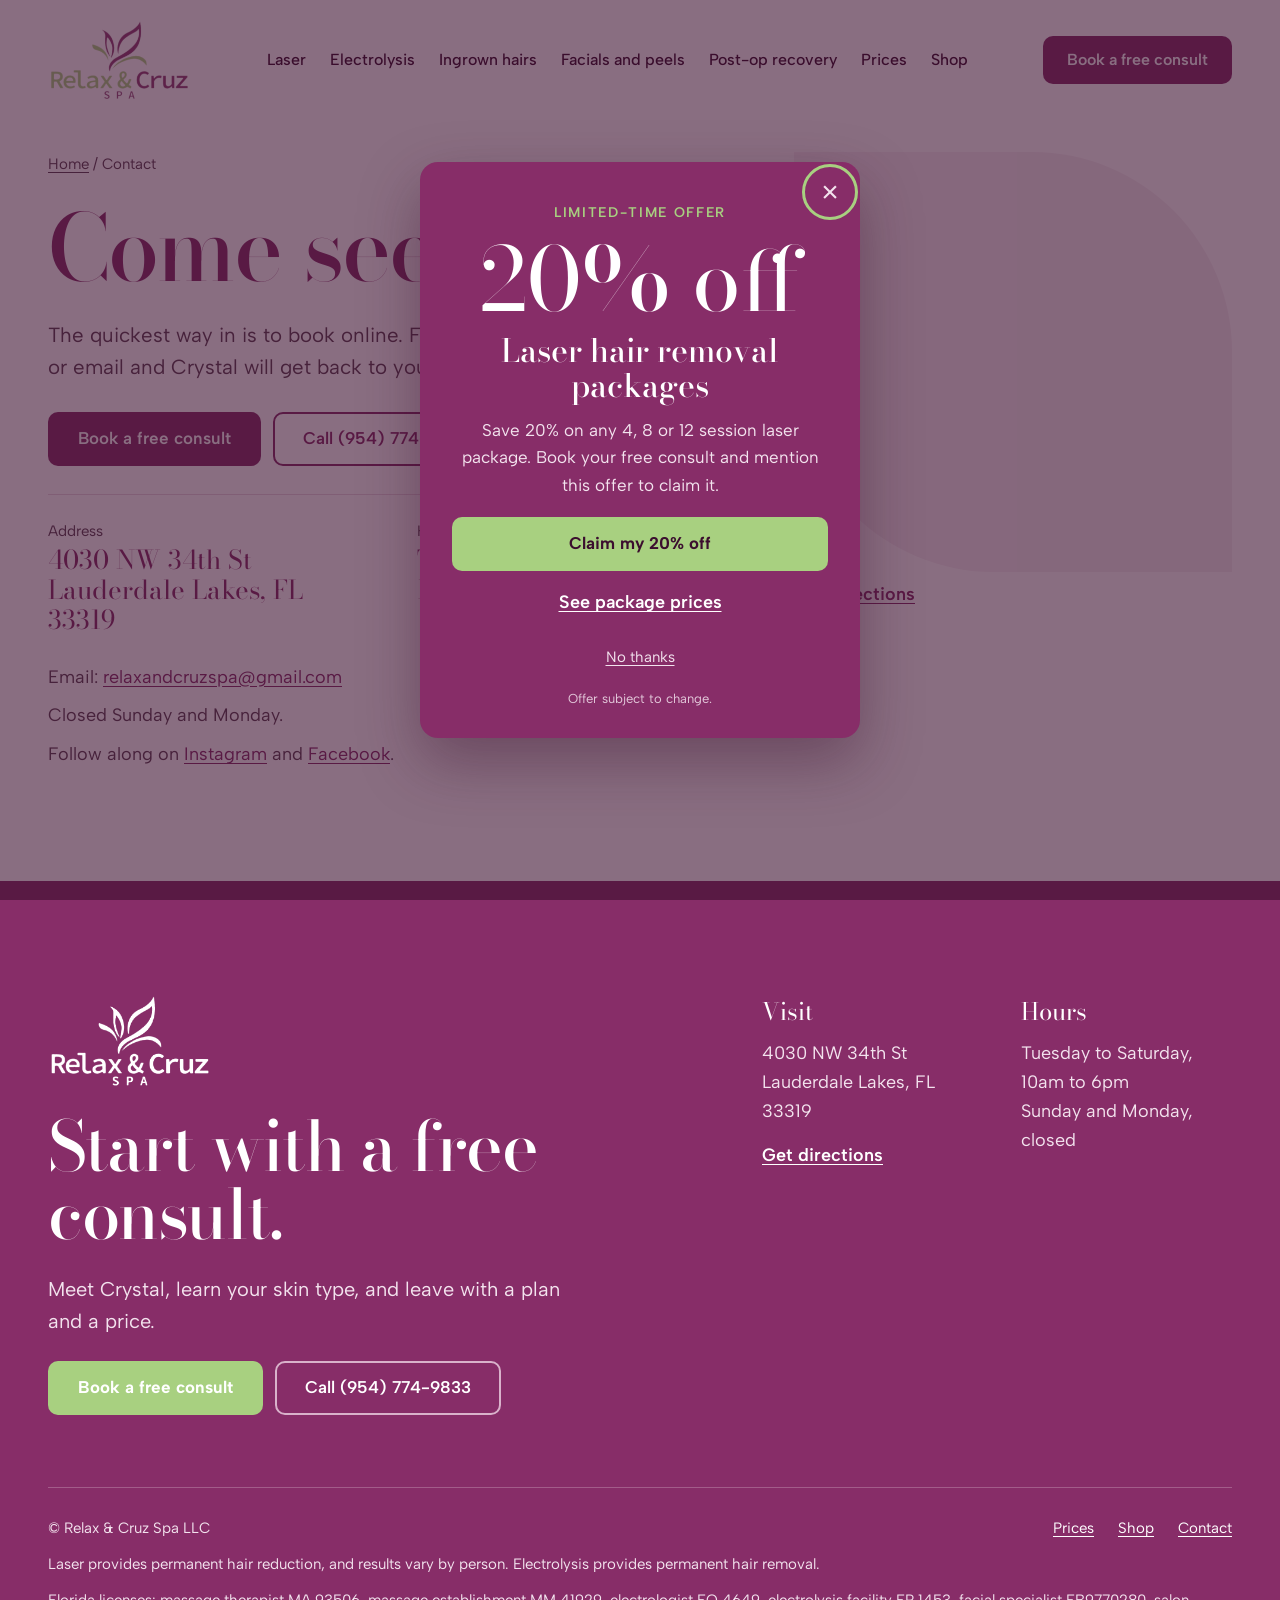
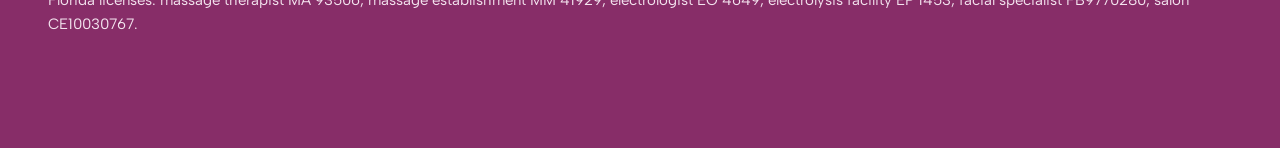
<file: contact/index.html>
<!doctype html>
<html lang="en">
<head>
<meta charset="utf-8">
<meta name="viewport" content="width=device-width, initial-scale=1">
<title>Contact Relax &amp; Cruz Spa | Lauderdale Lakes, FL</title>
<meta name="description" content="4030 NW 34th St, Lauderdale Lakes, FL 33319. Call (954) 774-9833. Open Tuesday to Saturday, 10am to 6pm. Book a free consult online.">
<link rel="canonical" href="https://www.relaxandcruzspa.com/contact/">
<meta property="og:type" content="website">
<meta property="og:site_name" content="Relax &amp; Cruz Spa">
<meta property="og:title" content="Visit Relax &amp; Cruz Spa">
<meta property="og:description" content="4030 NW 34th St, Lauderdale Lakes, FL. Open Tuesday to Saturday, 10am to 6pm.">
<meta property="og:url" content="https://www.relaxandcruzspa.com/contact/">
    <meta property="og:image" content="https://www.relaxandcruzspa.com/og-image.jpg">
    <meta name="twitter:card" content="summary_large_image">
    <meta name="twitter:image" content="https://www.relaxandcruzspa.com/og-image.jpg">
<meta name="theme-color" content="#872D68">
<link rel="icon" type="image/png" href="../favicon.png">
<link rel="apple-touch-icon" href="../apple-touch-icon.png">
<link rel="preconnect" href="https://fonts.googleapis.com">
<link rel="preconnect" href="https://fonts.gstatic.com" crossorigin>
<link rel="stylesheet" href="https://fonts.googleapis.com/css2?family=Albert+Sans:wght@400;500;600;700&family=Bodoni+Moda:ital,opsz,wght@0,6..96,400..700;1,6..96,400..700&display=swap">
<link rel="stylesheet" href="../styles.css">
<script type="application/ld+json">
{
  "@context": "https://schema.org",
  "@graph": [
    {
      "@type": "ContactPage",
      "url": "https://www.relaxandcruzspa.com/contact/",
      "name": "Contact"
    },
    {
      "@type": "BreadcrumbList",
      "itemListElement": [
        {
          "@type": "ListItem",
          "position": 1,
          "name": "Home",
          "item": "https://www.relaxandcruzspa.com/"
        },
        {
          "@type": "ListItem",
          "position": 2,
          "name": "Contact",
          "item": "https://www.relaxandcruzspa.com/contact/"
        }
      ]
    }
  ]
}
</script>
</head>
<body>
<a class="skip-link" href="#main">Skip to content</a>

<header class="site-header">
  <div class="wrap header-bar">
    <a class="brand" href="../"><img src="../logo.png" alt="Relax &amp; Cruz Spa" width="276" height="162"></a>
    <nav class="nav" id="site-nav" aria-label="Main">
      <a href="../laser-hair-removal/">Laser</a>
      <a href="../electrolysis/">Electrolysis</a>
      <a href="../ingrown-hair/">Ingrown hairs</a>
      <a href="../facials-and-peels/">Facials and peels</a>
      <a href="../lymphatic-massage/">Post-op recovery</a>
      <a href="../#prices">Prices</a>
      <a href="../shop/">Shop</a>
    </nav>
    <div class="header-actions">
      <a class="header-phone" href="tel:+19547749833">(954) 774-9833</a>
      <a class="btn btn-plum" href="https://book.squareup.com/appointments/5c3y8w34fg9goo/location/LR7VH9PK37BJG/services">Book a free consult</a>
      <button class="menu-toggle" type="button" aria-expanded="false" aria-controls="site-nav" aria-label="Open menu">
        <svg width="22" height="22" viewBox="0 0 24 24" fill="none" stroke="currentColor" stroke-width="2" stroke-linecap="round" aria-hidden="true"><path d="M4 7h16M4 12h16M4 17h16"/></svg>
      </button>
    </div>
  </div>
</header>

<main id="main">

<section class="wrap page-hero">
  <div class="hero-grid" style="align-items:flex-start">
    <div class="hero-copy">
      <p class="crumbs"><a href="../">Home</a> / Contact</p>
      <h1 class="h1">Come see us.</h1>
      <p class="lede">The quickest way in is to book online. For questions, call or email and Crystal will get back to you.</p>
      <div class="btn-row">
        <a class="btn btn-plum" href="https://book.squareup.com/appointments/5c3y8w34fg9goo/location/LR7VH9PK37BJG/services">Book a free consult</a>
        <a class="btn btn-outline" href="tel:+19547749833">Call (954) 774-9833</a>
      </div>
      <dl class="facts">
        <div><dt>Address</dt><dd>4030 NW 34th St<br>Lauderdale Lakes, FL 33319</dd></div>
        <div><dt>Hours</dt><dd>Tue to Sat<br>10am to 6pm</dd></div>
      </dl>
      <div class="stack-sm">
        <p class="muted">Email: <a href="mailto:relaxandcruzspa@gmail.com">relaxandcruzspa@gmail.com</a></p>
        <p class="muted">Closed Sunday and Monday.</p>
        <p class="muted">Follow along on <a href="https://www.instagram.com/relaxandcruzspa">Instagram</a> and <a href="https://www.facebook.com/relaxandcruzspa">Facebook</a>.</p>
      </div>
    </div>
    <div class="hero-media">
      <div class="leaf-lg" style="overflow:hidden; background:var(--tint)">
        <iframe class="map-frame" title="Map to Relax &amp; Cruz Spa" loading="lazy" referrerpolicy="no-referrer-when-downgrade" src="https://www.google.com/maps?q=4030+NW+34th+St,+Lauderdale+Lakes,+FL+33319&amp;output=embed"></iframe>
      </div>
      <a class="text-link" href="https://www.google.com/maps/dir/?api=1&amp;destination=4030+NW+34th+St+Lauderdale+Lakes+FL+33319">Get directions</a>
    </div>
  </div>
</section>

<section id="book" class="section bg-plum">
  <div class="wrap">
    <div class="book-grid">
      <div class="stack" style="gap:24px">
        <img src="../logo-white.png" alt="" width="276" height="162" style="height:96px; width:auto; align-self:flex-start">
        <h2 class="book-title">Start with a free consult.</h2>
        <p class="on-plum" style="font-size:20px; max-width:520px">Meet Crystal, learn your skin type, and leave with a plan and a price.</p>
        <div class="btn-row">
          <a class="btn btn-leaf" href="https://book.squareup.com/appointments/5c3y8w34fg9goo/location/LR7VH9PK37BJG/services">Book a free consult</a>
          <a class="btn btn-ghost" href="tel:+19547749833">Call (954) 774-9833</a>
        </div>
      </div>
      <div>
        <div class="info">
          <p class="info-title">Visit</p>
          <p class="on-plum">4030 NW 34th St<br>Lauderdale Lakes, FL 33319</p>
          <a class="text-link" href="https://www.google.com/maps/dir/?api=1&amp;destination=4030+NW+34th+St+Lauderdale+Lakes+FL+33319">Get directions</a>
        </div>
        <div class="info">
          <p class="info-title">Hours</p>
          <p class="on-plum">Tuesday to Saturday, 10am to 6pm<br>Sunday and Monday, closed</p>
        </div>
      </div>
    </div>
    <footer class="site-footer">
      <p>© Relax &amp; Cruz Spa LLC</p>
      <nav aria-label="Footer">
        <a href="../#prices">Prices</a>
        <a href="../shop/">Shop</a>
        <a href="../contact/">Contact</a>
      </nav>
      <p class="legal">Laser provides permanent hair reduction, and results vary by person. Electrolysis provides permanent hair removal.</p>
      <p class="legal">Florida licenses: massage therapist MA 93506, massage establishment MM 41929, electrologist EO 4649, electrolysis facility EP 1453, facial specialist FB9770280, salon CE10030767.</p>
    </footer>
  </div>
</section>

</main>

<div class="mobile-bar">
  <a class="btn btn-outline" href="tel:+19547749833">Call</a>
  <a class="btn btn-plum" href="https://book.squareup.com/appointments/5c3y8w34fg9goo/location/LR7VH9PK37BJG/services">Book a free consult</a>
</div>

<script src="../main.js" defer></script>
</body>
</html>
</file>
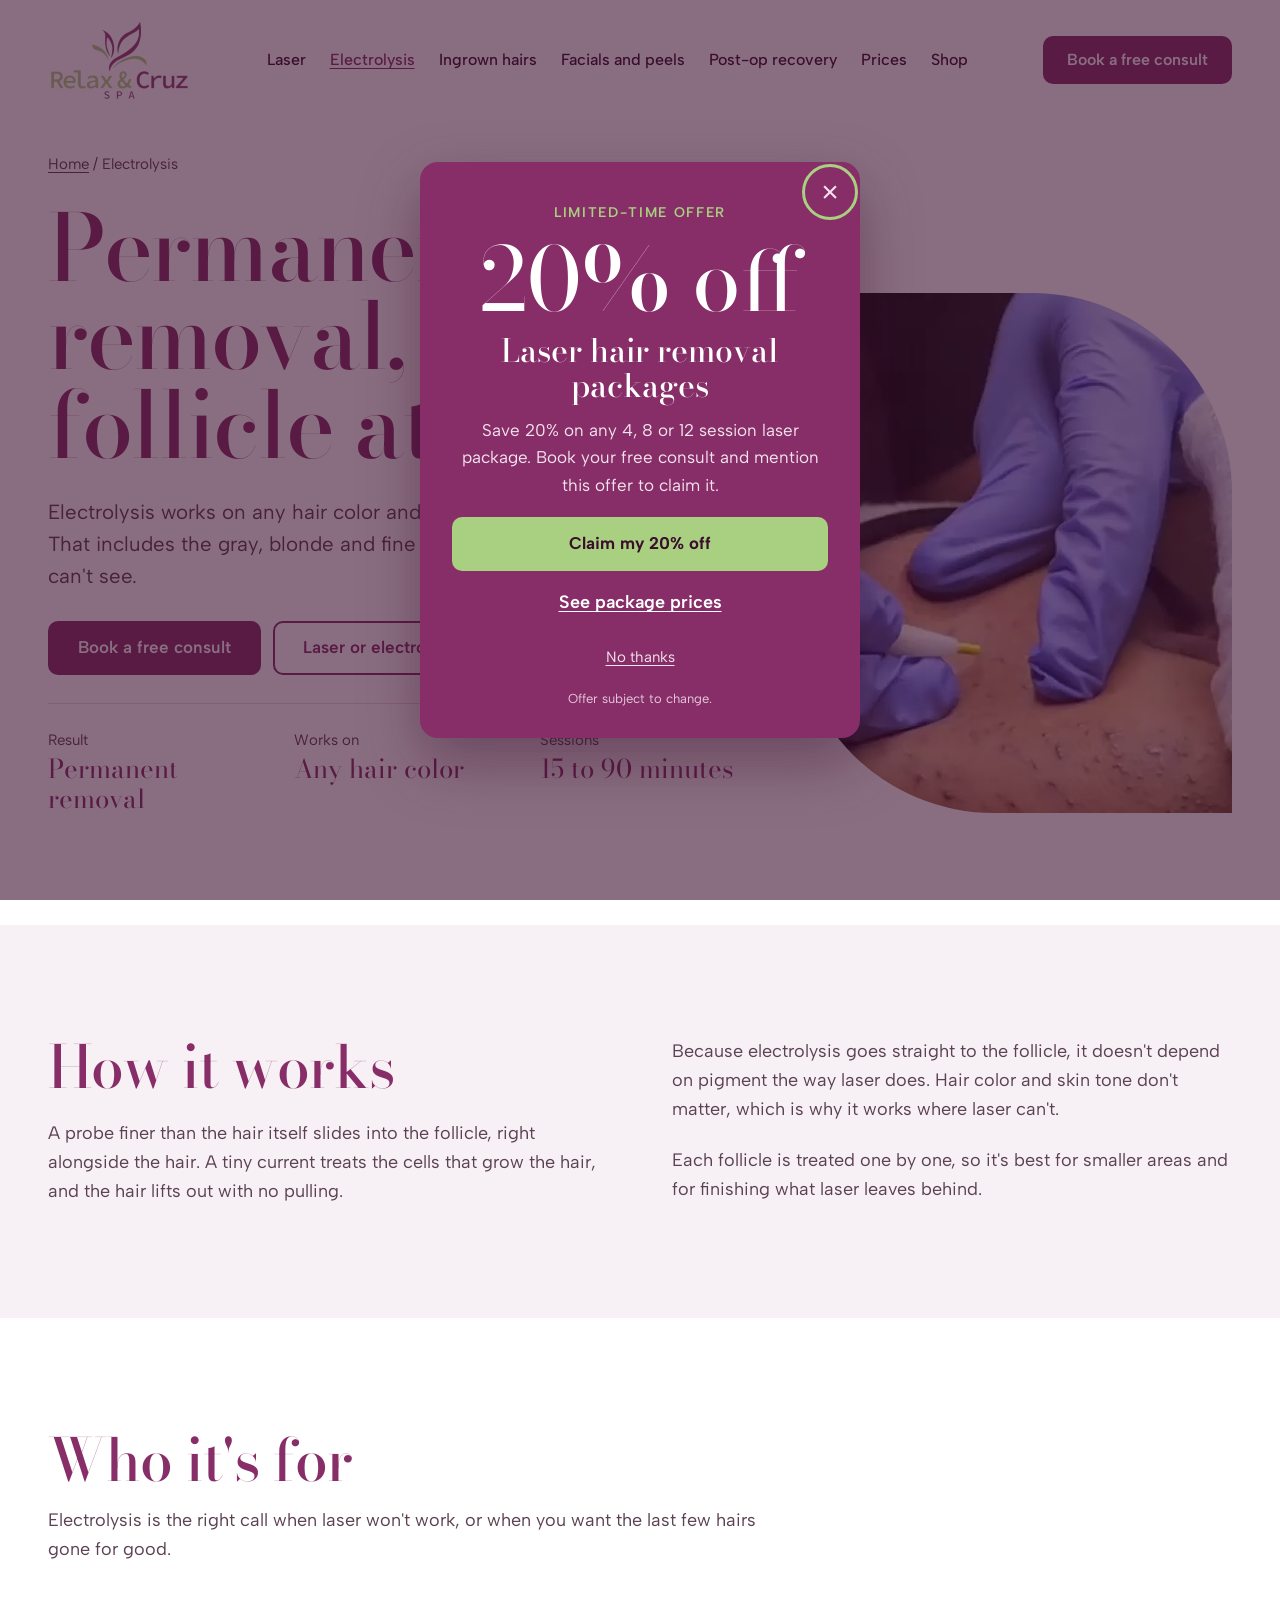
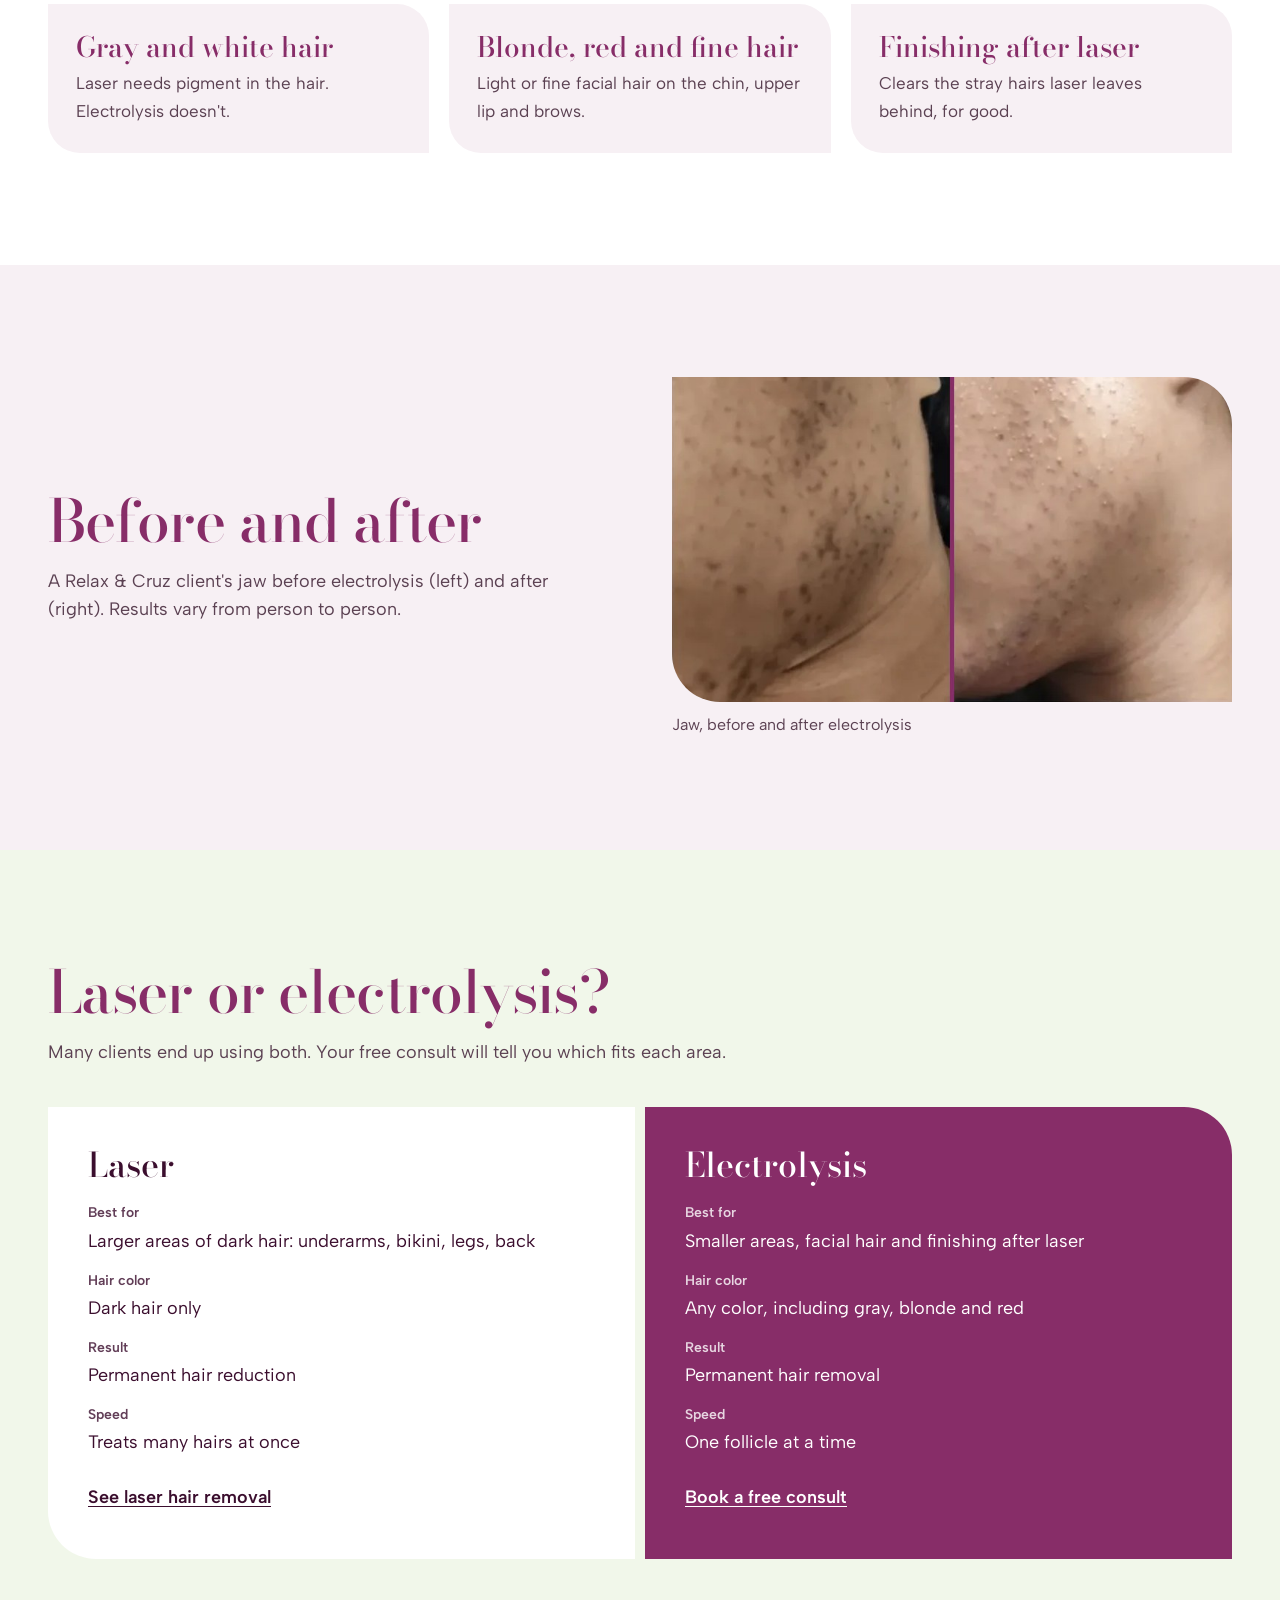
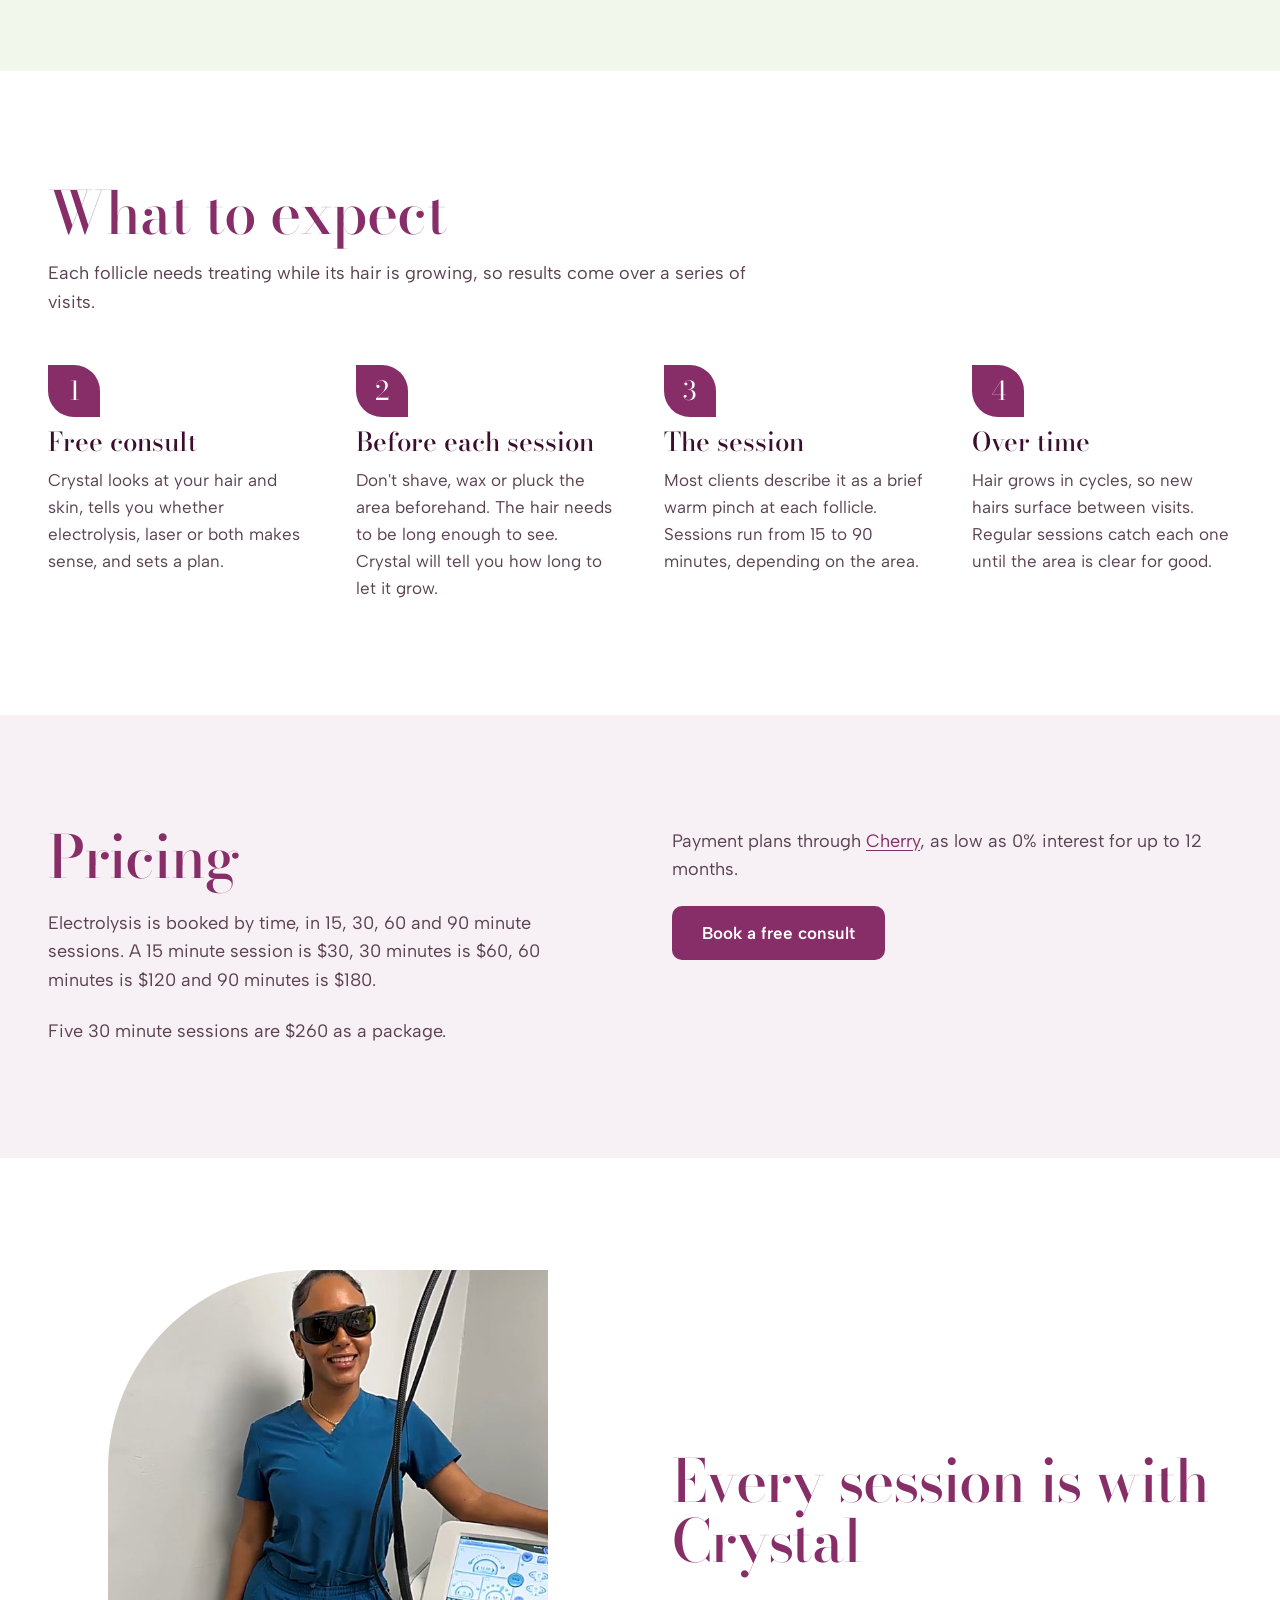
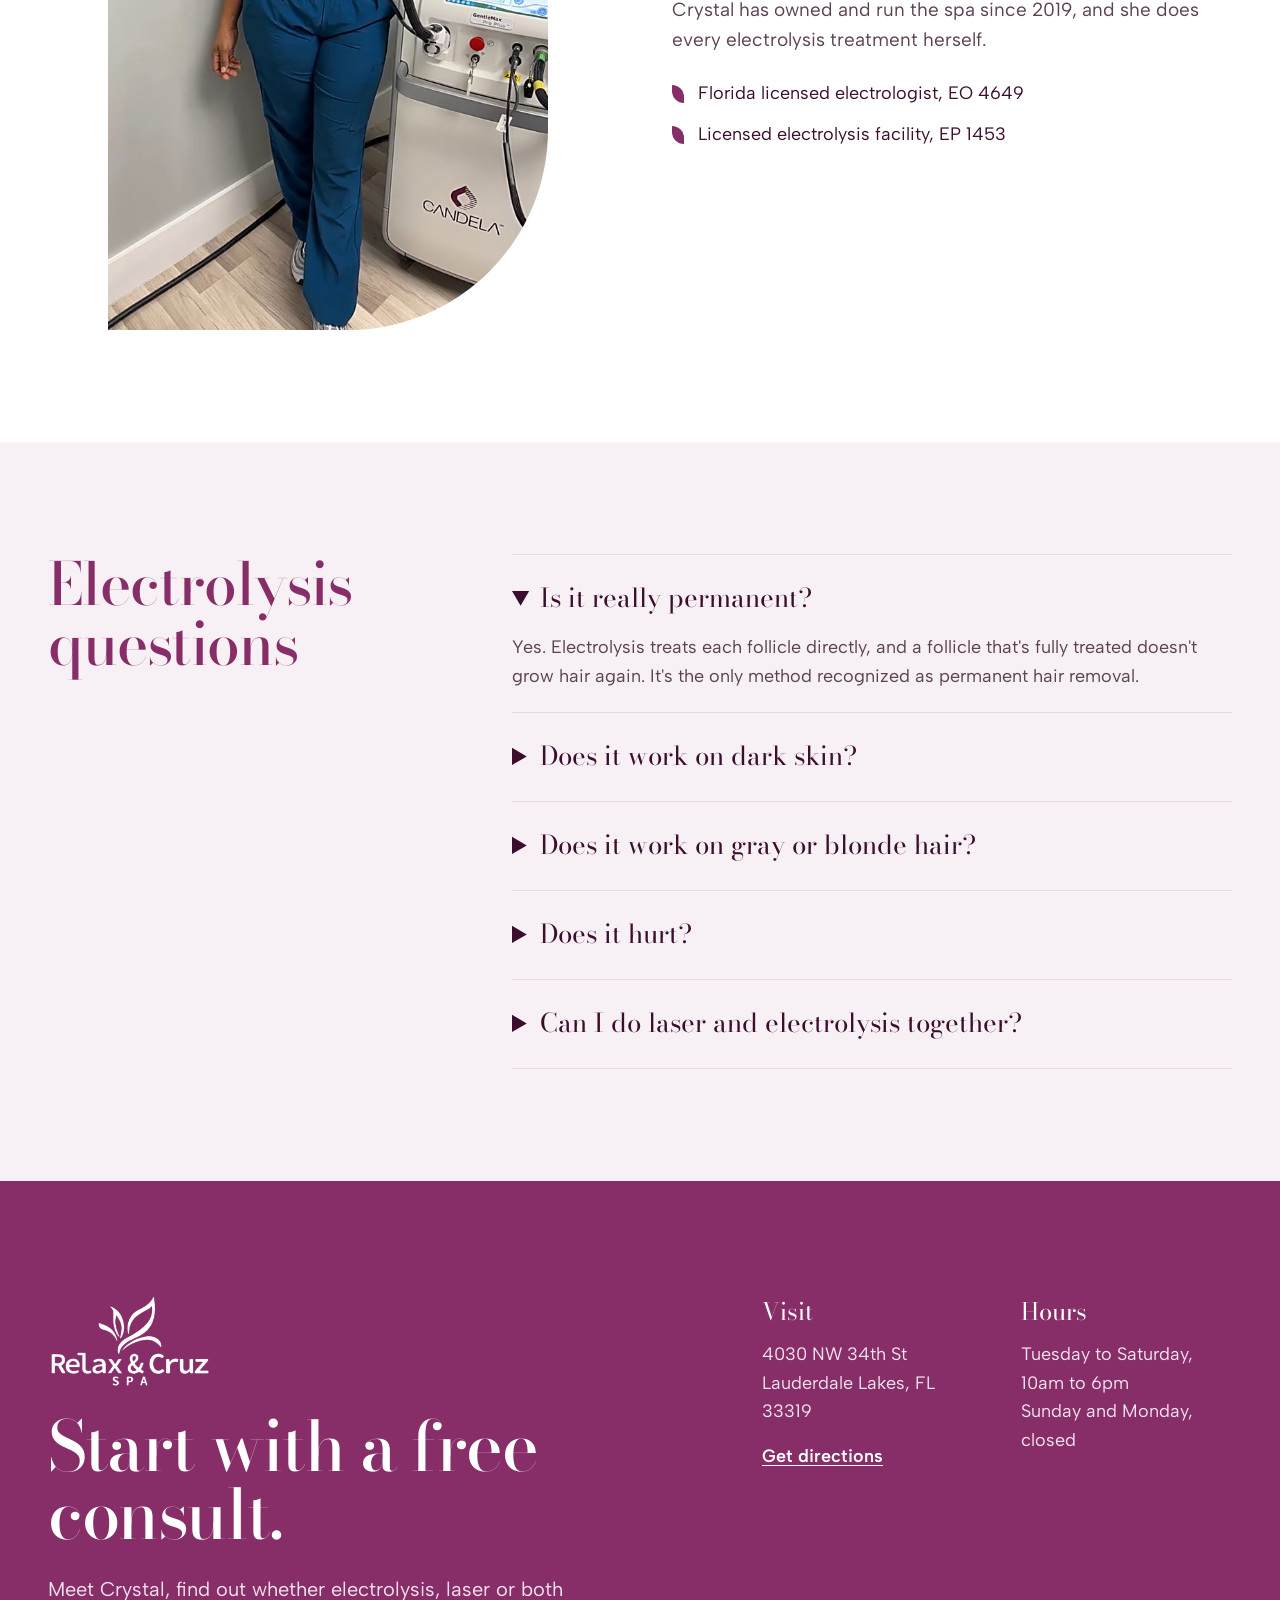
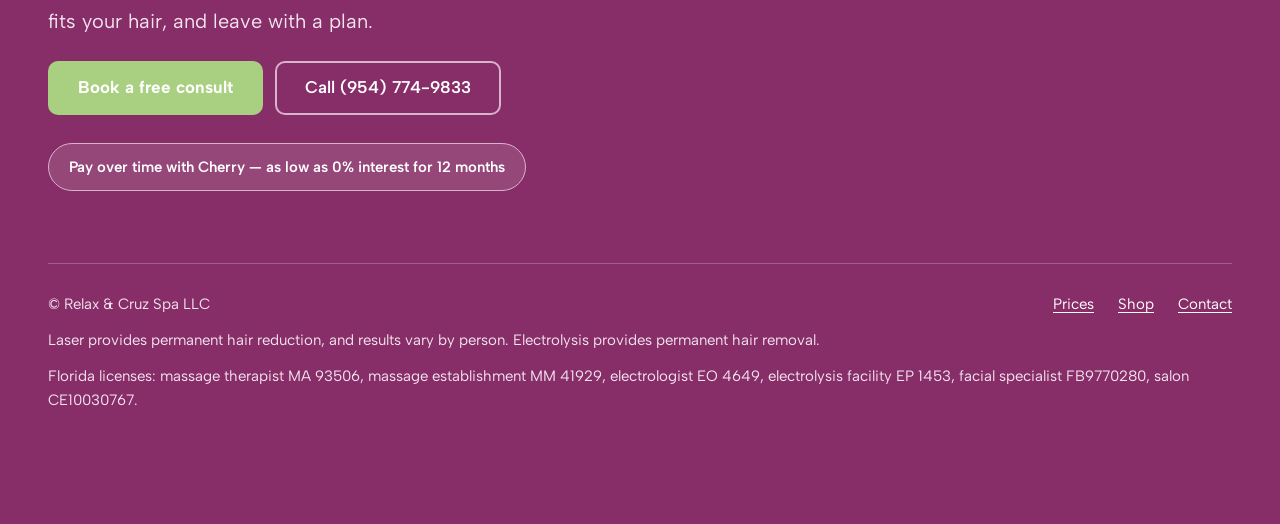
<file: electrolysis/index.html>
<!doctype html>
<html lang="en">
<head>
<meta charset="utf-8">
<meta name="viewport" content="width=device-width, initial-scale=1">
<title>Electrolysis Hair Removal | Lauderdale Lakes, FL</title>
<meta name="description" content="Permanent hair removal for any hair color and skin tone, including gray and blonde. Electrolysis in Lauderdale Lakes, FL from $30. Free consult.">
<link rel="canonical" href="https://www.relaxandcruzspa.com/electrolysis/">
<meta property="og:type" content="website">
<meta property="og:site_name" content="Relax &amp; Cruz Spa">
<meta property="og:title" content="Electrolysis: permanent hair removal for any hair color">
<meta property="og:description" content="Gray, blonde or fine hair that laser can't see? Electrolysis removes it permanently, one follicle at a time. Lauderdale Lakes, FL.">
<meta property="og:url" content="https://www.relaxandcruzspa.com/electrolysis/">
    <meta property="og:image" content="https://www.relaxandcruzspa.com/og-image.jpg">
    <meta name="twitter:card" content="summary_large_image">
    <meta name="twitter:image" content="https://www.relaxandcruzspa.com/og-image.jpg">
<meta name="theme-color" content="#872D68">
<link rel="icon" type="image/png" href="../favicon.png">
<link rel="apple-touch-icon" href="../apple-touch-icon.png">
<link rel="preconnect" href="https://fonts.googleapis.com">
<link rel="preconnect" href="https://fonts.gstatic.com" crossorigin>
<link rel="stylesheet" href="https://fonts.googleapis.com/css2?family=Albert+Sans:wght@400;500;600;700&family=Bodoni+Moda:ital,opsz,wght@0,6..96,400..700;1,6..96,400..700&display=swap">
<link rel="stylesheet" href="../styles.css">
<script type="application/ld+json">
{
  "@context": "https://schema.org",
  "@graph": [
    {
      "@type": "Service",
      "name": "Electrolysis",
      "serviceType": "Electrolysis hair removal",
      "url": "https://www.relaxandcruzspa.com/electrolysis/",
      "areaServed": "Lauderdale Lakes, FL",
      "provider": {
        "@type": "BeautySalon",
        "name": "Relax & Cruz Spa",
        "url": "https://www.relaxandcruzspa.com/",
        "telephone": "+1-954-774-9833",
        "address": {
          "@type": "PostalAddress",
          "streetAddress": "4030 NW 34th St",
          "addressLocality": "Lauderdale Lakes",
          "addressRegion": "FL",
          "postalCode": "33319",
          "addressCountry": "US"
        }
      }
    },
    {
      "@type": "BreadcrumbList",
      "itemListElement": [
        { "@type": "ListItem", "position": 1, "name": "Home", "item": "https://www.relaxandcruzspa.com/" },
        { "@type": "ListItem", "position": 2, "name": "Electrolysis", "item": "https://www.relaxandcruzspa.com/electrolysis/" }
      ]
    },
    {
      "@type": "FAQPage",
      "mainEntity": [
        { "@type": "Question", "name": "Is electrolysis permanent?", "acceptedAnswer": { "@type": "Answer", "text": "Yes. Electrolysis treats each follicle directly, and a follicle that's fully treated doesn't grow hair again. It's the only method recognized as permanent hair removal." } },
        { "@type": "Question", "name": "Does electrolysis work on dark skin?", "acceptedAnswer": { "@type": "Answer", "text": "Yes. Electrolysis doesn't rely on pigment, so skin tone doesn't change how it works. It's safe and effective on every skin type." } },
        { "@type": "Question", "name": "Does electrolysis work on gray or blonde hair?", "acceptedAnswer": { "@type": "Answer", "text": "Yes. Because it treats the follicle directly instead of the pigment in the hair, electrolysis works on gray, white, blonde, red and fine hair that laser can't see." } },
        { "@type": "Question", "name": "How long is an electrolysis session?", "acceptedAnswer": { "@type": "Answer", "text": "Sessions run from 15 to 90 minutes, depending on the area and how many hairs are being treated." } },
        { "@type": "Question", "name": "Can I do laser and electrolysis together?", "acceptedAnswer": { "@type": "Answer", "text": "Yes. Many clients use laser to clear larger areas of dark hair, then electrolysis to finish the light or fine hairs laser leaves behind." } }
      ]
    }
  ]
}
</script>
</head>
<body>
<a class="skip-link" href="#main">Skip to content</a>

<header class="site-header">
  <div class="wrap header-bar">
    <a class="brand" href="../"><img src="../logo.png" alt="Relax &amp; Cruz Spa" width="276" height="162"></a>
    <nav class="nav" id="site-nav" aria-label="Main">
      <a href="../laser-hair-removal/">Laser</a>
      <a href="./" aria-current="page">Electrolysis</a>
      <a href="../ingrown-hair/">Ingrown hairs</a>
      <a href="../facials-and-peels/">Facials and peels</a>
      <a href="../lymphatic-massage/">Post-op recovery</a>
      <a href="../#prices">Prices</a>
      <a href="../shop/">Shop</a>
    </nav>
    <div class="header-actions">
      <a class="header-phone" href="tel:+19547749833">(954) 774-9833</a>
      <a class="btn btn-plum" href="https://book.squareup.com/appointments/5c3y8w34fg9goo/location/LR7VH9PK37BJG/services">Book a free consult</a>
      <button class="menu-toggle" type="button" aria-expanded="false" aria-controls="site-nav" aria-label="Open menu">
        <svg width="22" height="22" viewBox="0 0 24 24" fill="none" stroke="currentColor" stroke-width="2" stroke-linecap="round" aria-hidden="true"><path d="M4 7h16M4 12h16M4 17h16"/></svg>
      </button>
    </div>
  </div>
</header>

<main id="main">

<section class="wrap page-hero">
  <div class="hero-grid">
    <div class="hero-copy">
      <p class="crumbs"><a href="../">Home</a> / Electrolysis</p>
      <h1 class="h1">Permanent hair removal, one follicle at a time.</h1>
      <p class="lede">Electrolysis works on any hair color and any skin tone. That includes the gray, blonde and fine facial hairs laser can't see.</p>
      <div class="btn-row">
        <a class="btn btn-plum" href="https://book.squareup.com/appointments/5c3y8w34fg9goo/location/LR7VH9PK37BJG/services">Book a free consult</a>
        <a class="btn btn-outline" href="#compare">Laser or electrolysis?</a>
      </div>
      <dl class="facts">
        <div><dt>Result</dt><dd>Permanent removal</dd></div>
        <div><dt>Works on</dt><dd>Any hair color</dd></div>
        <div><dt>Sessions</dt><dd>15 to 90 minutes</dd></div>
      </dl>
    </div>
    <div class="hero-media">
      <div class="hero-frame">
        <video class="photo leaf-lg" style="object-position: 50% 60%" src="../images/electrolysis-clip.mp4" poster="../images/electrolysis-clip.jpg" autoplay muted loop playsinline preload="metadata" aria-label="Crystal treating hairs on a client's chin and neck with electrolysis"></video>
      </div>
    </div>
  </div>
</section>

<section id="how" class="section bg-tint">
  <div class="wrap split" style="align-items:flex-start">
    <div class="stack">
      <h2 class="h2">How it works</h2>
      <p class="muted">A probe finer than the hair itself slides into the follicle, right alongside the hair. A tiny current treats the cells that grow the hair, and the hair lifts out with no pulling.</p>
    </div>
    <div class="stack">
      <p class="muted">Because electrolysis goes straight to the follicle, it doesn't depend on pigment the way laser does. Hair color and skin tone don't matter, which is why it works where laser can't.</p>
      <p class="muted">Each follicle is treated one by one, so it's best for smaller areas and for finishing what laser leaves behind.</p>
    </div>
  </div>
</section>

<section class="section">
  <div class="wrap">
    <div class="stack" style="gap:16px; max-width:720px">
      <h2 class="h2">Who it's for</h2>
      <p class="muted">Electrolysis is the right call when laser won't work, or when you want the last few hairs gone for good.</p>
    </div>
    <div class="cross-links">
      <div class="leaf-sm"><strong>Gray and white hair</strong><span>Laser needs pigment in the hair. Electrolysis doesn't.</span></div>
      <div class="leaf-sm"><strong>Blonde, red and fine hair</strong><span>Light or fine facial hair on the chin, upper lip and brows.</span></div>
      <div class="leaf-sm"><strong>Finishing after laser</strong><span>Clears the stray hairs laser leaves behind, for good.</span></div>
    </div>
  </div>
</section>

<section id="results" class="section bg-tint">
  <div class="wrap split">
    <div class="stack" style="gap:16px">
      <h2 class="h2">Before and after</h2>
      <p class="muted">A Relax &amp; Cruz client's jaw before electrolysis (left) and after (right). Results vary from person to person.</p>
    </div>
    <figure class="result">
      <img src="../images/ba-electrolysis.jpg" alt="A client's jaw with many dark hairs before electrolysis, and far fewer after" width="758" height="441" loading="lazy">
      <figcaption>Jaw, before and after electrolysis</figcaption>
    </figure>
  </div>
</section>

<section id="compare" class="section bg-green">
  <div class="wrap">
    <div class="stack" style="gap:16px; max-width:720px">
      <h2 class="h2">Laser or electrolysis?</h2>
      <p class="muted">Many clients end up using both. Your free consult will tell you which fits each area.</p>
    </div>
    <div class="compare">
      <div>
        <h3>Laser</h3>
        <dl>
          <div><dt>Best for</dt><dd>Larger areas of dark hair: underarms, bikini, legs, back</dd></div>
          <div><dt>Hair color</dt><dd>Dark hair only</dd></div>
          <div><dt>Result</dt><dd>Permanent hair reduction</dd></div>
          <div><dt>Speed</dt><dd>Treats many hairs at once</dd></div>
        </dl>
        <a class="text-link" href="../laser-hair-removal/">See laser hair removal</a>
      </div>
      <div>
        <h3>Electrolysis</h3>
        <dl>
          <div><dt>Best for</dt><dd>Smaller areas, facial hair and finishing after laser</dd></div>
          <div><dt>Hair color</dt><dd>Any color, including gray, blonde and red</dd></div>
          <div><dt>Result</dt><dd>Permanent hair removal</dd></div>
          <div><dt>Speed</dt><dd>One follicle at a time</dd></div>
        </dl>
        <a class="text-link" href="https://book.squareup.com/appointments/5c3y8w34fg9goo/location/LR7VH9PK37BJG/services">Book a free consult</a>
      </div>
    </div>
  </div>
</section>

<section id="process" class="section">
  <div class="wrap">
    <div class="stack" style="gap:16px; max-width:720px">
      <h2 class="h2">What to expect</h2>
      <p class="muted">Each follicle needs treating while its hair is growing, so results come over a series of visits.</p>
    </div>
    <ol class="steps">
      <li>
        <h3>Free consult</h3>
        <p>Crystal looks at your hair and skin, tells you whether electrolysis, laser or both makes sense, and sets a plan.</p>
      </li>
      <li>
        <h3>Before each session</h3>
        <p>Don't shave, wax or pluck the area beforehand. The hair needs to be long enough to see. Crystal will tell you how long to let it grow.</p>
      </li>
      <li>
        <h3>The session</h3>
        <p>Most clients describe it as a brief warm pinch at each follicle. Sessions run from 15 to 90 minutes, depending on the area.</p>
      </li>
      <li>
        <h3>Over time</h3>
        <p>Hair grows in cycles, so new hairs surface between visits. Regular sessions catch each one until the area is clear for good.</p>
      </li>
    </ol>
  </div>
</section>

<section id="prices" class="section bg-tint">
  <div class="wrap split" style="align-items:flex-start">
    <div class="stack">
      <h2 class="h2">Pricing</h2>
      <p class="muted">Electrolysis is booked by time, in 15, 30, 60 and 90 minute sessions. A 15 minute session is $30, 30 minutes is $60, 60 minutes is $120 and 90 minutes is $180.</p>
      <p class="muted">Five 30 minute sessions are $260 as a package.</p>
    </div>
    <div class="stack">
      <p class="muted">Payment plans through <a href="https://pay.withcherry.com/relaxandcruzspa-llc">Cherry</a>, as low as 0% interest for up to 12 months.</p>
      <a class="btn btn-plum" style="align-self:flex-start" href="https://book.squareup.com/appointments/5c3y8w34fg9goo/location/LR7VH9PK37BJG/services">Book a free consult</a>
    </div>
  </div>
</section>

<section class="section">
  <div class="wrap split">
    <div>
      <img class="photo leaf-rev about-frame about-video" style="object-position: 50% 0%" src="../images/crystal-bio.jpg" alt="Crystal Cruz beside the spa's Candela GentleMax Pro Plus laser" width="720" height="956" loading="lazy">
    </div>
    <div class="stack" style="gap:24px">
      <h2 class="h2">Every session is with Crystal</h2>
      <p class="muted" style="font-size:19px; max-width:540px">Crystal has owned and run the spa since 2019, and she does every electrolysis treatment herself.</p>
      <ul class="creds">
        <li>Florida licensed electrologist, EO 4649</li>
        <li>Licensed electrolysis facility, EP 1453</li>
      </ul>
    </div>
  </div>
</section>

<section class="section bg-tint">
  <div class="wrap faq">
    <h2 class="h2">Electrolysis questions</h2>
    <div class="faq-list">
      <details open>
        <summary>Is it really permanent?</summary>
        <p>Yes. Electrolysis treats each follicle directly, and a follicle that's fully treated doesn't grow hair again. It's the only method recognized as permanent hair removal.</p>
      </details>
      <details>
        <summary>Does it work on dark skin?</summary>
        <p>Yes. Electrolysis doesn't rely on pigment, so skin tone doesn't change how it works. It's safe and effective on every skin type.</p>
      </details>
      <details>
        <summary>Does it work on gray or blonde hair?</summary>
        <p>Yes. Because it treats the follicle directly instead of the pigment in the hair, electrolysis works on gray, white, blonde, red and fine hair that laser can't see.</p>
      </details>
      <details>
        <summary>Does it hurt?</summary>
        <p>Most clients describe it as a brief warm pinch at each follicle. Sensitivity varies by area and person.</p>
      </details>
      <details>
        <summary>Can I do laser and electrolysis together?</summary>
        <p>Yes. Many clients use <a href="../laser-hair-removal/">laser</a> to clear larger areas of dark hair, then electrolysis to finish the light or fine hairs laser leaves behind.</p>
      </details>
    </div>
  </div>
</section>

<section id="book" class="section bg-plum">
  <div class="wrap">
    <div class="book-grid">
      <div class="stack" style="gap:24px">
        <img src="../logo-white.png" alt="" width="276" height="162" style="height:96px; width:auto; align-self:flex-start">
        <h2 class="book-title">Start with a free consult.</h2>
        <p class="on-plum" style="font-size:20px; max-width:520px">Meet Crystal, find out whether electrolysis, laser or both fits your hair, and leave with a plan.</p>
        <div class="btn-row">
          <a class="btn btn-leaf" href="https://book.squareup.com/appointments/5c3y8w34fg9goo/location/LR7VH9PK37BJG/services">Book a free consult</a>
          <a class="btn btn-ghost" href="tel:+19547749833">Call (954) 774-9833</a>
        </div>
          <a class="cherry-note" href="https://pay.withcherry.com/relaxandcruzspa-llc">Pay over time with Cherry — as low as 0% interest for 12 months</a>
      </div>
      <div>
        <div class="info">
          <p class="info-title">Visit</p>
          <p class="on-plum">4030 NW 34th St<br>Lauderdale Lakes, FL 33319</p>
          <a class="text-link" href="https://www.google.com/maps/dir/?api=1&amp;destination=4030+NW+34th+St+Lauderdale+Lakes+FL+33319">Get directions</a>
        </div>
        <div class="info">
          <p class="info-title">Hours</p>
          <p class="on-plum">Tuesday to Saturday, 10am to 6pm<br>Sunday and Monday, closed</p>
        </div>
      </div>
    </div>
    <footer class="site-footer">
      <p>© Relax &amp; Cruz Spa LLC</p>
      <nav aria-label="Footer">
        <a href="../#prices">Prices</a>
        <a href="../shop/">Shop</a>
        <a href="../contact/">Contact</a>
      </nav>
      <p class="legal">Laser provides permanent hair reduction, and results vary by person. Electrolysis provides permanent hair removal.</p>
      <p class="legal">Florida licenses: massage therapist MA 93506, massage establishment MM 41929, electrologist EO 4649, electrolysis facility EP 1453, facial specialist FB9770280, salon CE10030767.</p>
    </footer>
  </div>
</section>

</main>

<div class="mobile-bar">
  <a class="btn btn-outline" href="tel:+19547749833">Call</a>
  <a class="btn btn-plum" href="https://book.squareup.com/appointments/5c3y8w34fg9goo/location/LR7VH9PK37BJG/services">Book a free consult</a>
</div>

<script src="../main.js" defer></script>
</body>
</html>
</file>
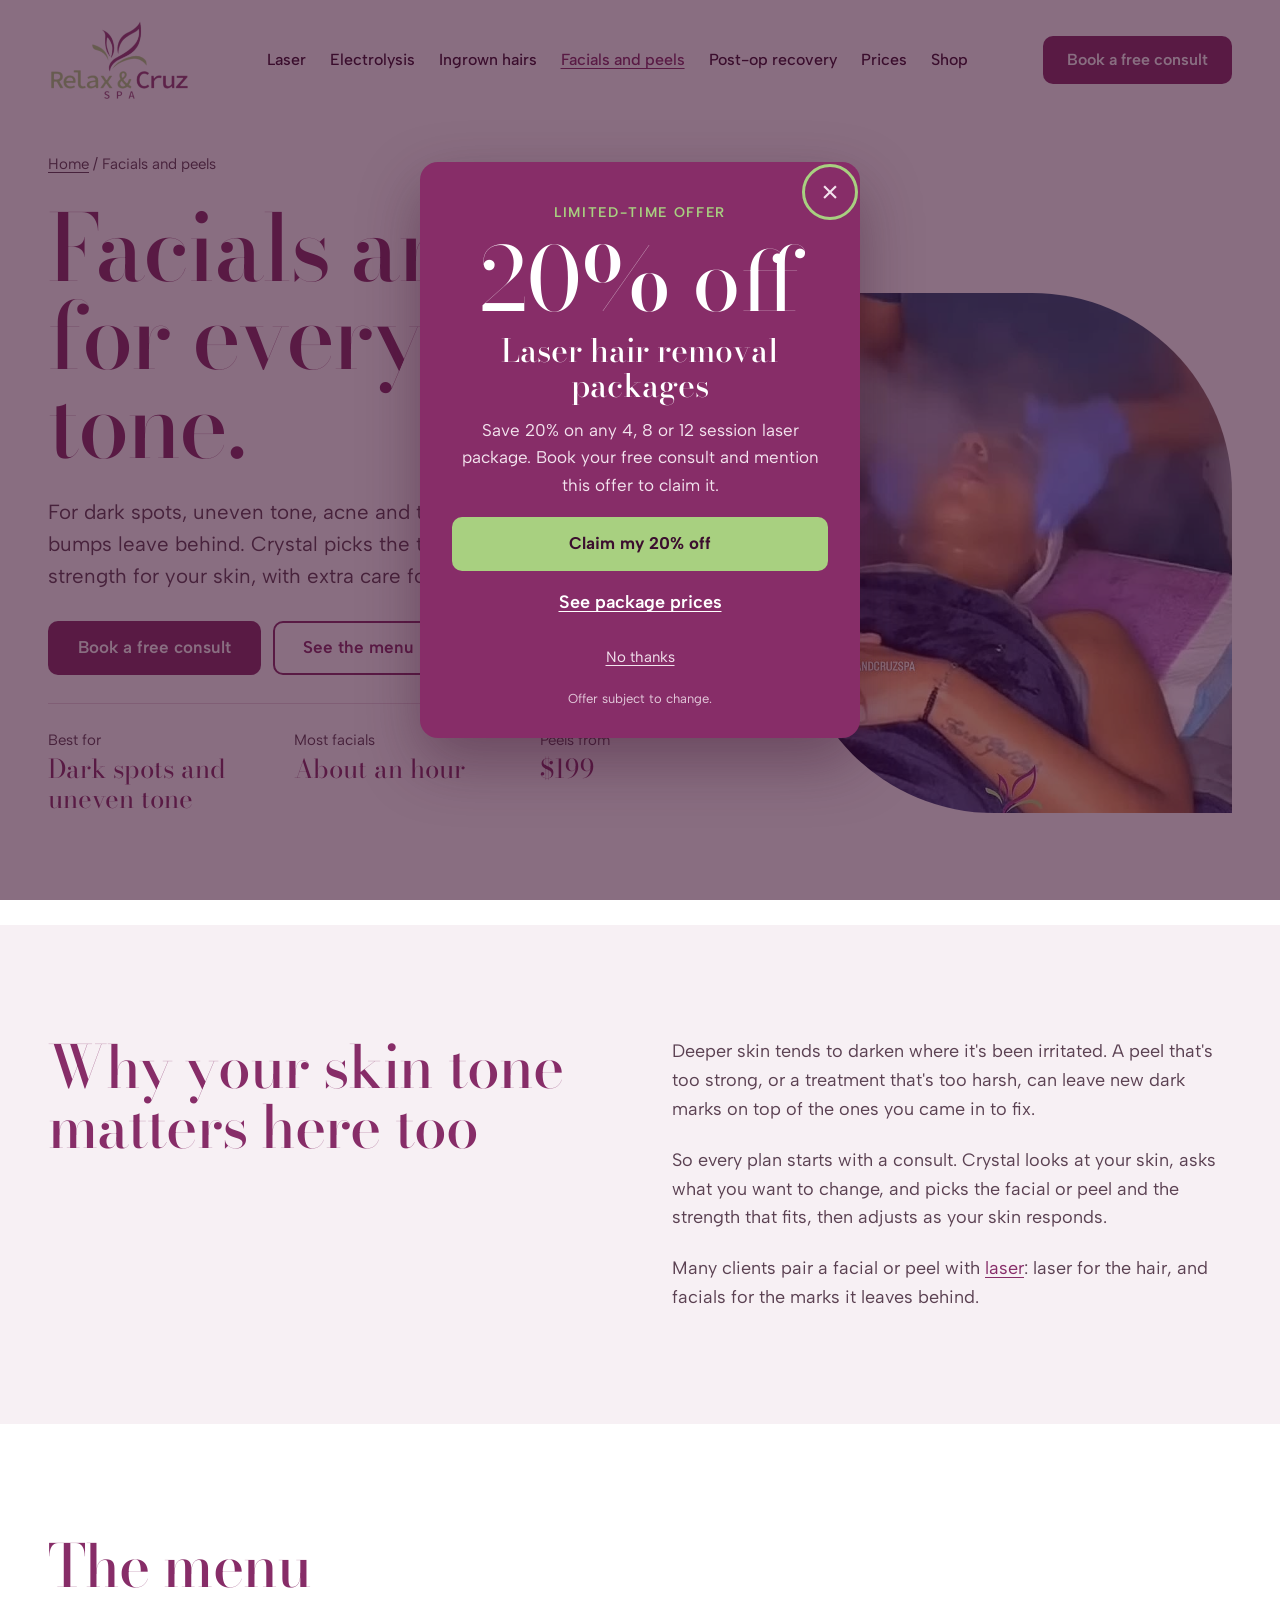
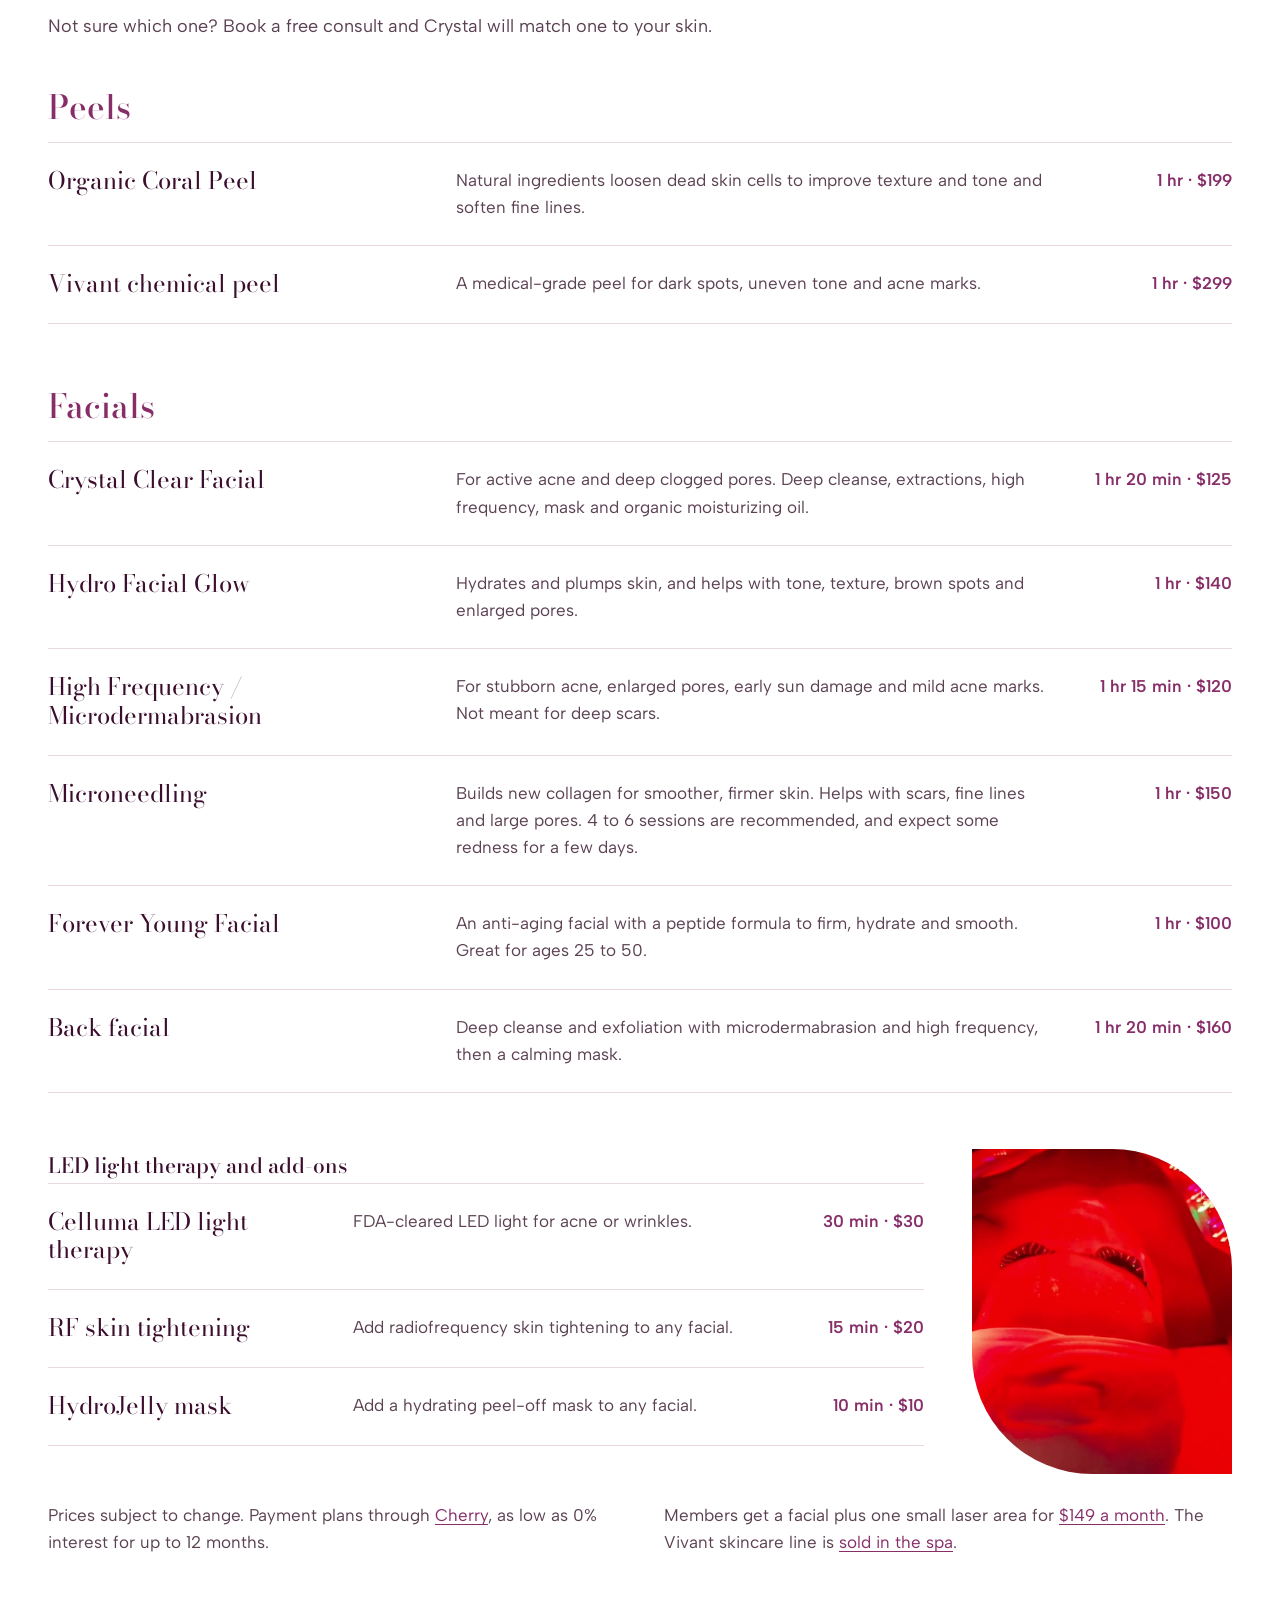
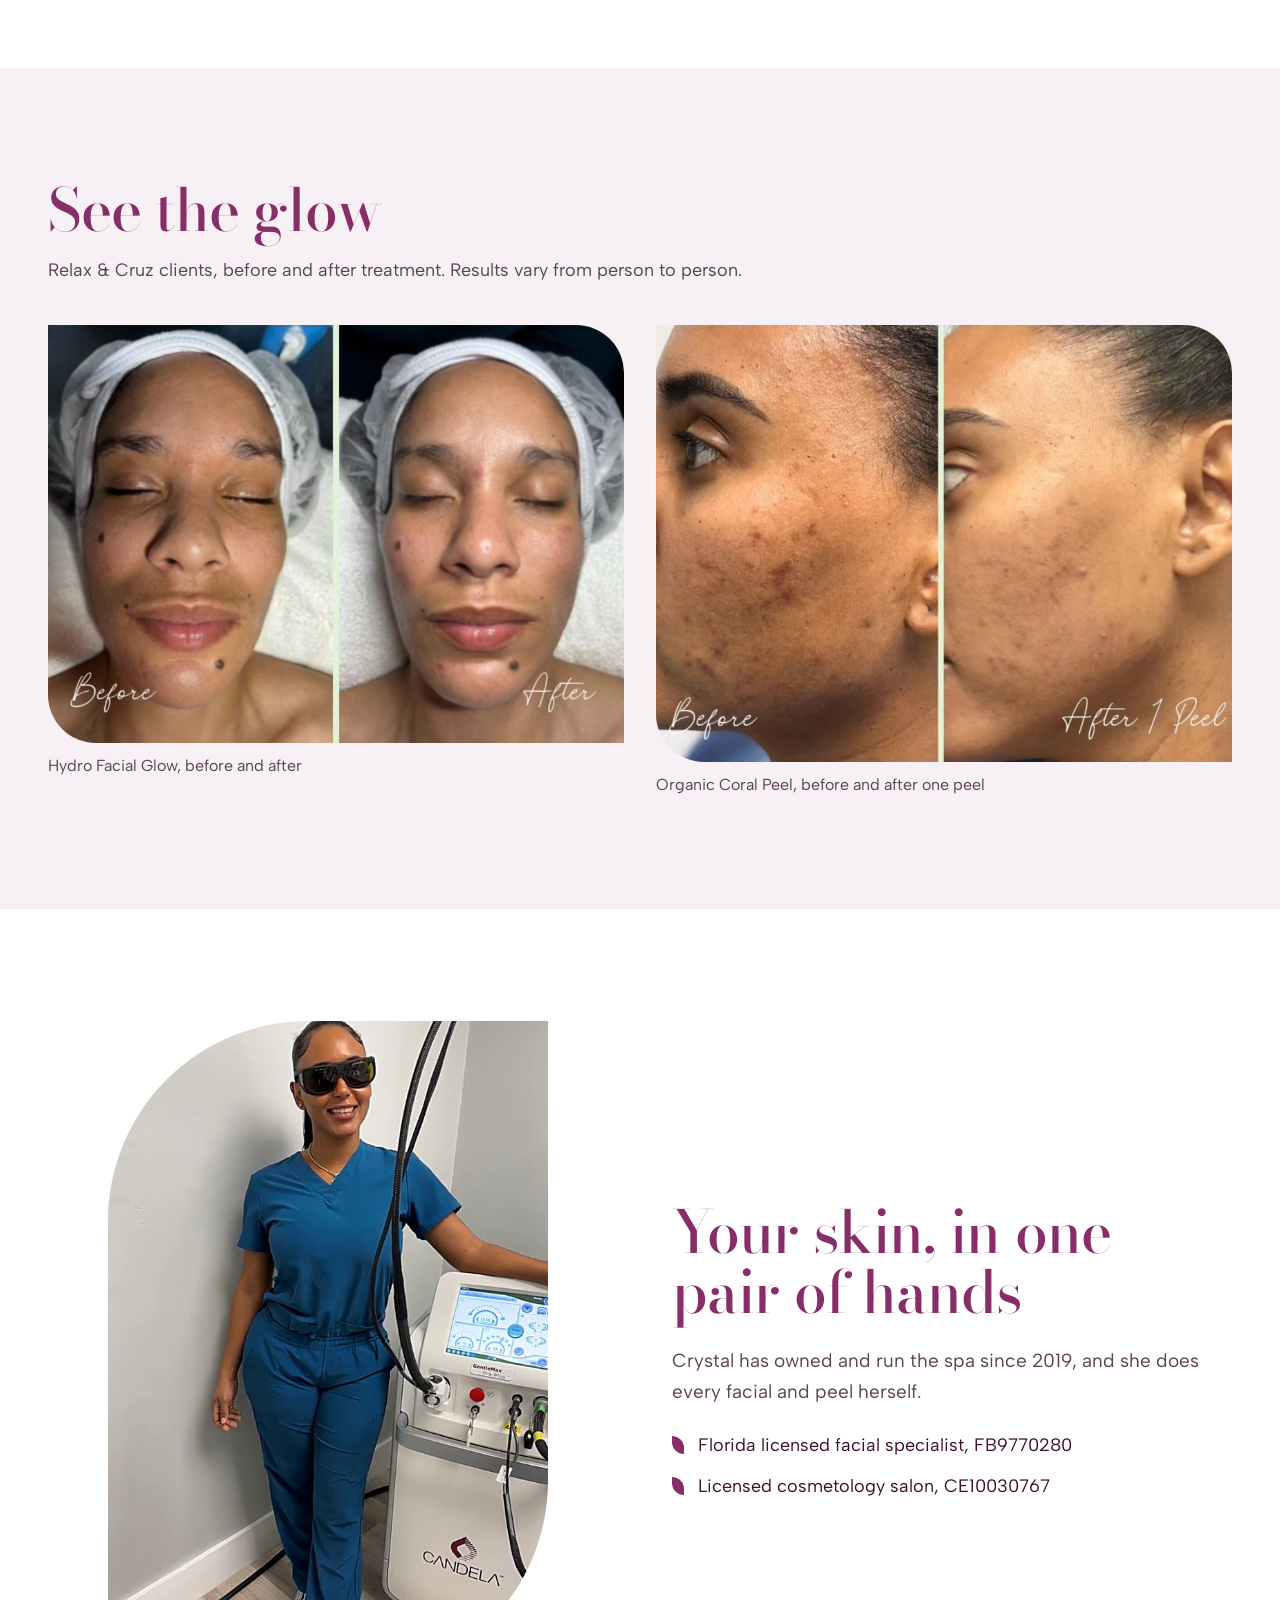
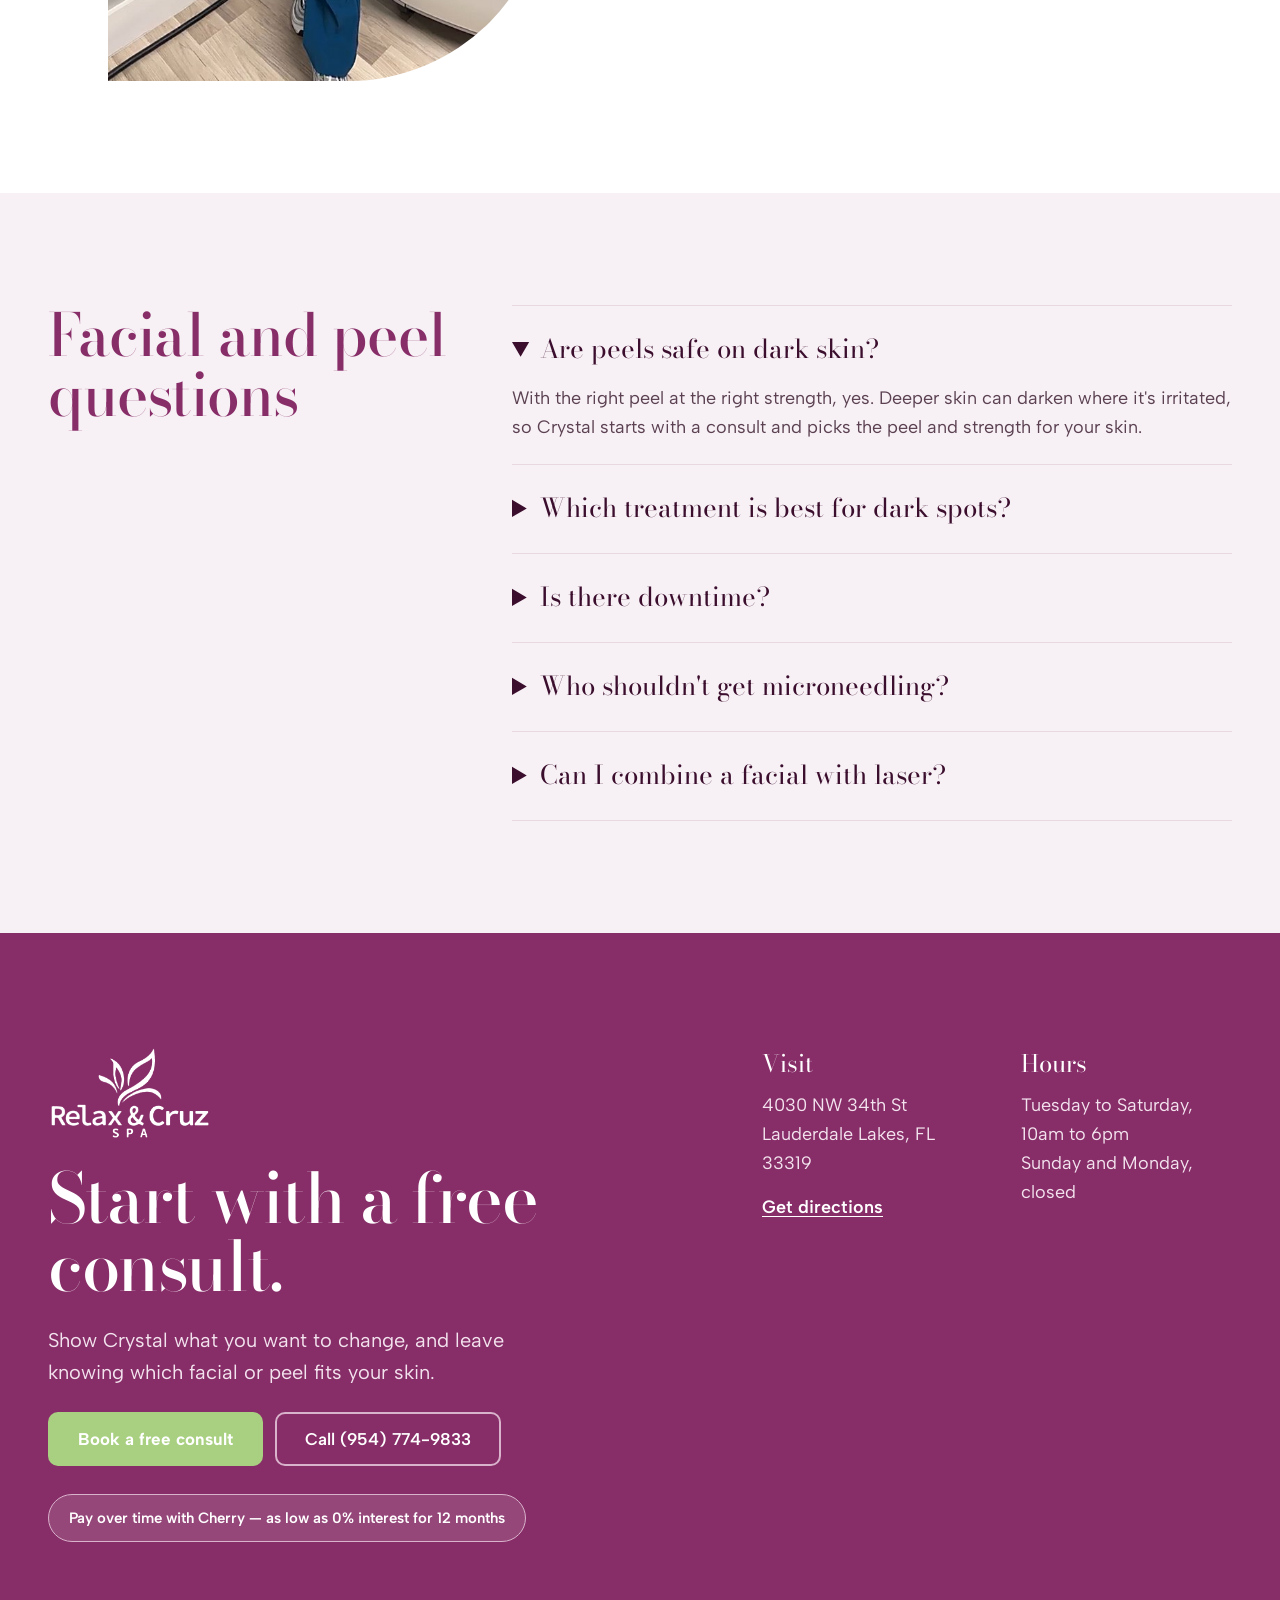
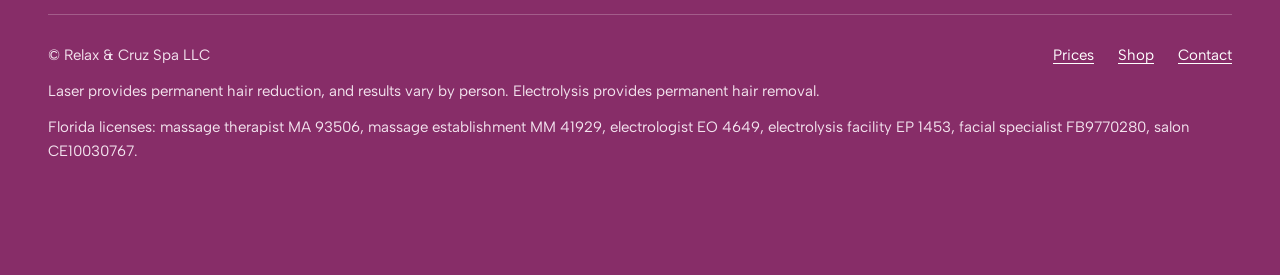
<file: facials-and-peels/index.html>
<!doctype html>
<html lang="en">
<head>
<meta charset="utf-8">
<meta name="viewport" content="width=device-width, initial-scale=1">
<title>Facials &amp; Peels for Dark Spots | Lauderdale Lakes, FL</title>
<meta name="description" content="Facials and peels for dark spots, uneven tone, acne and razor bump marks, chosen for your skin tone. Lauderdale Lakes, FL. Free consult.">
<link rel="canonical" href="https://www.relaxandcruzspa.com/facials-and-peels/">
<meta property="og:type" content="website">
<meta property="og:site_name" content="Relax &amp; Cruz Spa">
<meta property="og:title" content="Facials and peels for every skin tone">
<meta property="og:description" content="For dark spots, uneven tone, acne and the marks razor bumps leave behind. Chosen for your skin, with care for deeper skin. Lauderdale Lakes, FL.">
<meta property="og:url" content="https://www.relaxandcruzspa.com/facials-and-peels/">
    <meta property="og:image" content="https://www.relaxandcruzspa.com/og-image.jpg">
    <meta name="twitter:card" content="summary_large_image">
    <meta name="twitter:image" content="https://www.relaxandcruzspa.com/og-image.jpg">
<meta name="theme-color" content="#872D68">
<link rel="icon" type="image/png" href="../favicon.png">
<link rel="apple-touch-icon" href="../apple-touch-icon.png">
<link rel="preconnect" href="https://fonts.googleapis.com">
<link rel="preconnect" href="https://fonts.gstatic.com" crossorigin>
<link rel="stylesheet" href="https://fonts.googleapis.com/css2?family=Albert+Sans:wght@400;500;600;700&family=Bodoni+Moda:ital,opsz,wght@0,6..96,400..700;1,6..96,400..700&display=swap">
<link rel="stylesheet" href="../styles.css">
<script type="application/ld+json">
{
  "@context": "https://schema.org",
  "@graph": [
    {
      "@type": "Service",
      "name": "Facials and chemical peels",
      "serviceType": "Facials and chemical peels",
      "url": "https://www.relaxandcruzspa.com/facials-and-peels/",
      "areaServed": "Lauderdale Lakes, FL",
      "provider": {
        "@type": "BeautySalon",
        "name": "Relax & Cruz Spa",
        "url": "https://www.relaxandcruzspa.com/",
        "telephone": "+1-954-774-9833",
        "address": {
          "@type": "PostalAddress",
          "streetAddress": "4030 NW 34th St",
          "addressLocality": "Lauderdale Lakes",
          "addressRegion": "FL",
          "postalCode": "33319",
          "addressCountry": "US"
        }
      }
    },
    {
      "@type": "BreadcrumbList",
      "itemListElement": [
        {
          "@type": "ListItem",
          "position": 1,
          "name": "Home",
          "item": "https://www.relaxandcruzspa.com/"
        },
        {
          "@type": "ListItem",
          "position": 2,
          "name": "Facials and peels",
          "item": "https://www.relaxandcruzspa.com/facials-and-peels/"
        }
      ]
    },
    {
      "@type": "FAQPage",
      "mainEntity": [
        {
          "@type": "Question",
          "name": "Are peels safe on dark skin?",
          "acceptedAnswer": {
            "@type": "Answer",
            "text": "With the right peel at the right strength, yes. Deeper skin can darken where it's irritated, so Crystal starts with a consult and picks the peel and strength for your skin."
          }
        },
        {
          "@type": "Question",
          "name": "Which treatment is best for dark spots?",
          "acceptedAnswer": {
            "@type": "Answer",
            "text": "It depends on what caused them and how deep they are. Crystal will look at your skin at your free consult and suggest a facial, a peel or a series."
          }
        },
        {
          "@type": "Question",
          "name": "Is there downtime?",
          "acceptedAnswer": {
            "@type": "Answer",
            "text": "Most facials have none. Microneedling usually leaves some redness for a few days, and peels can cause some flaking while the skin renews."
          }
        },
        {
          "@type": "Question",
          "name": "Who shouldn't get microneedling?",
          "acceptedAnswer": {
            "@type": "Answer",
            "text": "It isn't safe during pregnancy or for people using certain acne medications. Tell Crystal about any medication at your consult."
          }
        },
        {
          "@type": "Question",
          "name": "Can I combine a facial with laser?",
          "acceptedAnswer": {
            "@type": "Answer",
            "text": "Yes. Many clients use laser for the hair and facials or peels for the marks it leaves. Crystal will space them out to suit your skin."
          }
        }
      ]
    }
  ]
}
</script>
</head>
<body>
<a class="skip-link" href="#main">Skip to content</a>

<header class="site-header">
  <div class="wrap header-bar">
    <a class="brand" href="../"><img src="../logo.png" alt="Relax &amp; Cruz Spa" width="276" height="162"></a>
    <nav class="nav" id="site-nav" aria-label="Main">
      <a href="../laser-hair-removal/">Laser</a>
      <a href="../electrolysis/">Electrolysis</a>
      <a href="../ingrown-hair/">Ingrown hairs</a>
      <a href="./" aria-current="page">Facials and peels</a>
      <a href="../lymphatic-massage/">Post-op recovery</a>
      <a href="../#prices">Prices</a>
      <a href="../shop/">Shop</a>
    </nav>
    <div class="header-actions">
      <a class="header-phone" href="tel:+19547749833">(954) 774-9833</a>
      <a class="btn btn-plum" href="https://book.squareup.com/appointments/5c3y8w34fg9goo/location/LR7VH9PK37BJG/services">Book a free consult</a>
      <button class="menu-toggle" type="button" aria-expanded="false" aria-controls="site-nav" aria-label="Open menu">
        <svg width="22" height="22" viewBox="0 0 24 24" fill="none" stroke="currentColor" stroke-width="2" stroke-linecap="round" aria-hidden="true"><path d="M4 7h16M4 12h16M4 17h16"/></svg>
      </button>
    </div>
  </div>
</header>

<main id="main">

<section class="wrap page-hero">
  <div class="hero-grid">
    <div class="hero-copy">
      <p class="crumbs"><a href="../">Home</a> / Facials and peels</p>
      <h1 class="h1">Facials and peels for every skin tone.</h1>
      <p class="lede">For dark spots, uneven tone, acne and the marks razor bumps leave behind. Crystal picks the treatment and the strength for your skin, with extra care for deeper skin.</p>
      <div class="btn-row">
        <a class="btn btn-plum" href="https://book.squareup.com/appointments/5c3y8w34fg9goo/location/LR7VH9PK37BJG/services">Book a free consult</a>
        <a class="btn btn-outline" href="#menu">See the menu</a>
      </div>
      <dl class="facts">
        <div><dt>Best for</dt><dd>Dark spots and uneven tone</dd></div>
        <div><dt>Most facials</dt><dd>About an hour</dd></div>
        <div><dt>Peels from</dt><dd>$199</dd></div>
      </dl>
    </div>
    <div class="hero-media">
      <div class="hero-frame hero-frame--video">
        <video class="photo leaf-lg" style="object-position: 50% 40%" src="../images/facial-hero.mp4" poster="../images/facial-hero.jpg" autoplay muted loop playsinline preload="metadata" aria-label="A client getting a steam facial"></video>
      </div>
    </div>
  </div>
</section>

<section class="section bg-tint">
  <div class="wrap split" style="align-items:flex-start">
    <div class="stack">
      <h2 class="h2">Why your skin tone matters here too</h2>
    </div>
    <div class="stack">
      <p class="muted">Deeper skin tends to darken where it's been irritated. A peel that's too strong, or a treatment that's too harsh, can leave new dark marks on top of the ones you came in to fix.</p>
      <p class="muted">So every plan starts with a consult. Crystal looks at your skin, asks what you want to change, and picks the facial or peel and the strength that fits, then adjusts as your skin responds.</p>
      <p class="muted">Many clients pair a facial or peel with <a href="../laser-hair-removal/">laser</a>: laser for the hair, and facials for the marks it leaves behind.</p>
    </div>
  </div>
</section>

<section id="menu" class="section">
  <div class="wrap">
    <div class="stack" style="gap:16px; max-width:720px">
      <h2 class="h2">The menu</h2>
      <p class="muted">Not sure which one? Book a free consult and Crystal will match one to your skin.</p>
    </div>
    <div class="menu">
    <div class="menu-group">
      <h3>Peels</h3>
      <div class="menu-item"><p class="name">Organic Coral Peel</p><p class="desc">Natural ingredients loosen dead skin cells to improve texture and tone and soften fine lines.</p><p class="meta">1 hr · $199</p></div>
      <div class="menu-item"><p class="name">Vivant chemical peel</p><p class="desc">A medical-grade peel for dark spots, uneven tone and acne marks.</p><p class="meta">1 hr · $299</p></div>
    </div>
    <div class="menu-group">
      <h3>Facials</h3>
      <div class="menu-item"><p class="name">Crystal Clear Facial</p><p class="desc">For active acne and deep clogged pores. Deep cleanse, extractions, high frequency, mask and organic moisturizing oil.</p><p class="meta">1 hr 20 min · $125</p></div>
      <div class="menu-item"><p class="name">Hydro Facial Glow</p><p class="desc">Hydrates and plumps skin, and helps with tone, texture, brown spots and enlarged pores.</p><p class="meta">1 hr · $140</p></div>
      <div class="menu-item"><p class="name">High Frequency / Microdermabrasion</p><p class="desc">For stubborn acne, enlarged pores, early sun damage and mild acne marks. Not meant for deep scars.</p><p class="meta">1 hr 15 min · $120</p></div>
      <div class="menu-item"><p class="name">Microneedling</p><p class="desc">Builds new collagen for smoother, firmer skin. Helps with scars, fine lines and large pores. 4 to 6 sessions are recommended, and expect some redness for a few days.</p><p class="meta">1 hr · $150</p></div>
      <div class="menu-item"><p class="name">Forever Young Facial</p><p class="desc">An anti-aging facial with a peptide formula to firm, hydrate and smooth. Great for ages 25 to 50.</p><p class="meta">1 hr · $100</p></div>
      <div class="menu-item"><p class="name">Back facial</p><p class="desc">Deep cleanse and exfoliation with microdermabrasion and high frequency, then a calming mask.</p><p class="meta">1 hr 20 min · $160</p></div>
    </div>
    <div class="menu-group menu-group--media">
      <div>
        <h3>LED light therapy and add-ons</h3>
        <div class="menu-item"><p class="name">Celluma LED light therapy</p><p class="desc">FDA-cleared LED light for acne or wrinkles.</p><p class="meta">30 min · $30</p></div>
        <div class="menu-item"><p class="name">RF skin tightening</p><p class="desc">Add radiofrequency skin tightening to any facial.</p><p class="meta">15 min · $20</p></div>
        <div class="menu-item"><p class="name">HydroJelly mask</p><p class="desc">Add a hydrating peel-off mask to any facial.</p><p class="meta">10 min · $10</p></div>
      </div>
      <video class="photo leaf-md menu-video" src="../images/led-therapy.mp4" poster="../images/led-therapy.jpg" autoplay muted loop playsinline preload="metadata" aria-label="A client relaxing under red and blue Celluma LED light"></video>
    </div>
  </div>
    <div class="price-notes">
      <p class="muted" style="font-size:17px">Prices subject to change. Payment plans through <a href="https://pay.withcherry.com/relaxandcruzspa-llc">Cherry</a>, as low as 0% interest for up to 12 months.</p>
      <p class="muted" style="font-size:17px">Members get a facial plus one small laser area for <a href="../#membership">$149 a month</a>. The Vivant skincare line is <a href="../shop/">sold in the spa</a>.</p>
    </div>
  </div>
</section>

<section id="results" class="section bg-tint">
  <div class="wrap">
    <div class="stack" style="gap:16px; max-width:720px">
      <h2 class="h2">See the glow</h2>
      <p class="muted">Relax &amp; Cruz clients, before and after treatment. Results vary from person to person.</p>
    </div>
    <div class="results">
      <figure class="result">
        <img src="../images/ba-hydrofacial.jpg" alt="A client's face before and after a Hydro Facial" width="923" height="670" loading="lazy">
        <figcaption>Hydro Facial Glow, before and after</figcaption>
      </figure>
      <figure class="result">
        <img src="../images/ba-coral-peel.jpg" alt="A client's cheek with dark spots before, and clearer, more even skin after one Coral Peel" width="1000" height="758" loading="lazy">
        <figcaption>Organic Coral Peel, before and after one peel</figcaption>
      </figure>
    </div>
  </div>
</section>

<section class="section">
  <div class="wrap split">
    <div>
      <img class="photo leaf-rev about-frame about-video" style="object-position: 50% 0%" src="../images/crystal-bio.jpg" alt="Crystal Cruz beside the spa's Candela GentleMax Pro Plus laser" width="720" height="956" loading="lazy">
    </div>
    <div class="stack" style="gap:24px">
      <h2 class="h2">Your skin, in one pair of hands</h2>
      <p class="muted" style="font-size:19px; max-width:540px">Crystal has owned and run the spa since 2019, and she does every facial and peel herself.</p>
      <ul class="creds">
        <li>Florida licensed facial specialist, FB9770280</li>
        <li>Licensed cosmetology salon, CE10030767</li>
      </ul>
    </div>
  </div>
</section>

<section class="section bg-tint">
  <div class="wrap faq">
    <h2 class="h2">Facial and peel questions</h2>
    <div class="faq-list">
      <details open>
        <summary>Are peels safe on dark skin?</summary>
        <p>With the right peel at the right strength, yes. Deeper skin can darken where it's irritated, so Crystal starts with a consult and picks the peel and strength for your skin.</p>
      </details>
      <details>
        <summary>Which treatment is best for dark spots?</summary>
        <p>It depends on what caused them and how deep they are. Crystal will look at your skin at your free consult and suggest a facial, a peel or a series.</p>
      </details>
      <details>
        <summary>Is there downtime?</summary>
        <p>Most facials have none. Microneedling usually leaves some redness for a few days, and peels can cause some flaking while the skin renews.</p>
      </details>
      <details>
        <summary>Who shouldn't get microneedling?</summary>
        <p>It isn't safe during pregnancy or for people using certain acne medications. Tell Crystal about any medication at your consult.</p>
      </details>
      <details>
        <summary>Can I combine a facial with laser?</summary>
        <p>Yes. Many clients use laser for the hair and facials or peels for the marks it leaves. Crystal will space them out to suit your skin.</p>
      </details>
    </div>
  </div>
</section>

<section id="book" class="section bg-plum">
  <div class="wrap">
    <div class="book-grid">
      <div class="stack" style="gap:24px">
        <img src="../logo-white.png" alt="" width="276" height="162" style="height:96px; width:auto; align-self:flex-start">
        <h2 class="book-title">Start with a free consult.</h2>
        <p class="on-plum" style="font-size:20px; max-width:520px">Show Crystal what you want to change, and leave knowing which facial or peel fits your skin.</p>
        <div class="btn-row">
          <a class="btn btn-leaf" href="https://book.squareup.com/appointments/5c3y8w34fg9goo/location/LR7VH9PK37BJG/services">Book a free consult</a>
          <a class="btn btn-ghost" href="tel:+19547749833">Call (954) 774-9833</a>
        </div>
          <a class="cherry-note" href="https://pay.withcherry.com/relaxandcruzspa-llc">Pay over time with Cherry — as low as 0% interest for 12 months</a>
      </div>
      <div>
        <div class="info">
          <p class="info-title">Visit</p>
          <p class="on-plum">4030 NW 34th St<br>Lauderdale Lakes, FL 33319</p>
          <a class="text-link" href="https://www.google.com/maps/dir/?api=1&amp;destination=4030+NW+34th+St+Lauderdale+Lakes+FL+33319">Get directions</a>
        </div>
        <div class="info">
          <p class="info-title">Hours</p>
          <p class="on-plum">Tuesday to Saturday, 10am to 6pm<br>Sunday and Monday, closed</p>
        </div>
      </div>
    </div>
    <footer class="site-footer">
      <p>© Relax &amp; Cruz Spa LLC</p>
      <nav aria-label="Footer">
        <a href="../#prices">Prices</a>
        <a href="../shop/">Shop</a>
        <a href="../contact/">Contact</a>
      </nav>
      <p class="legal">Laser provides permanent hair reduction, and results vary by person. Electrolysis provides permanent hair removal.</p>
      <p class="legal">Florida licenses: massage therapist MA 93506, massage establishment MM 41929, electrologist EO 4649, electrolysis facility EP 1453, facial specialist FB9770280, salon CE10030767.</p>
    </footer>
  </div>
</section>

</main>

<div class="mobile-bar">
  <a class="btn btn-outline" href="tel:+19547749833">Call</a>
  <a class="btn btn-plum" href="https://book.squareup.com/appointments/5c3y8w34fg9goo/location/LR7VH9PK37BJG/services">Book a free consult</a>
</div>

<script src="../main.js" defer></script>
</body>
</html>
</file>
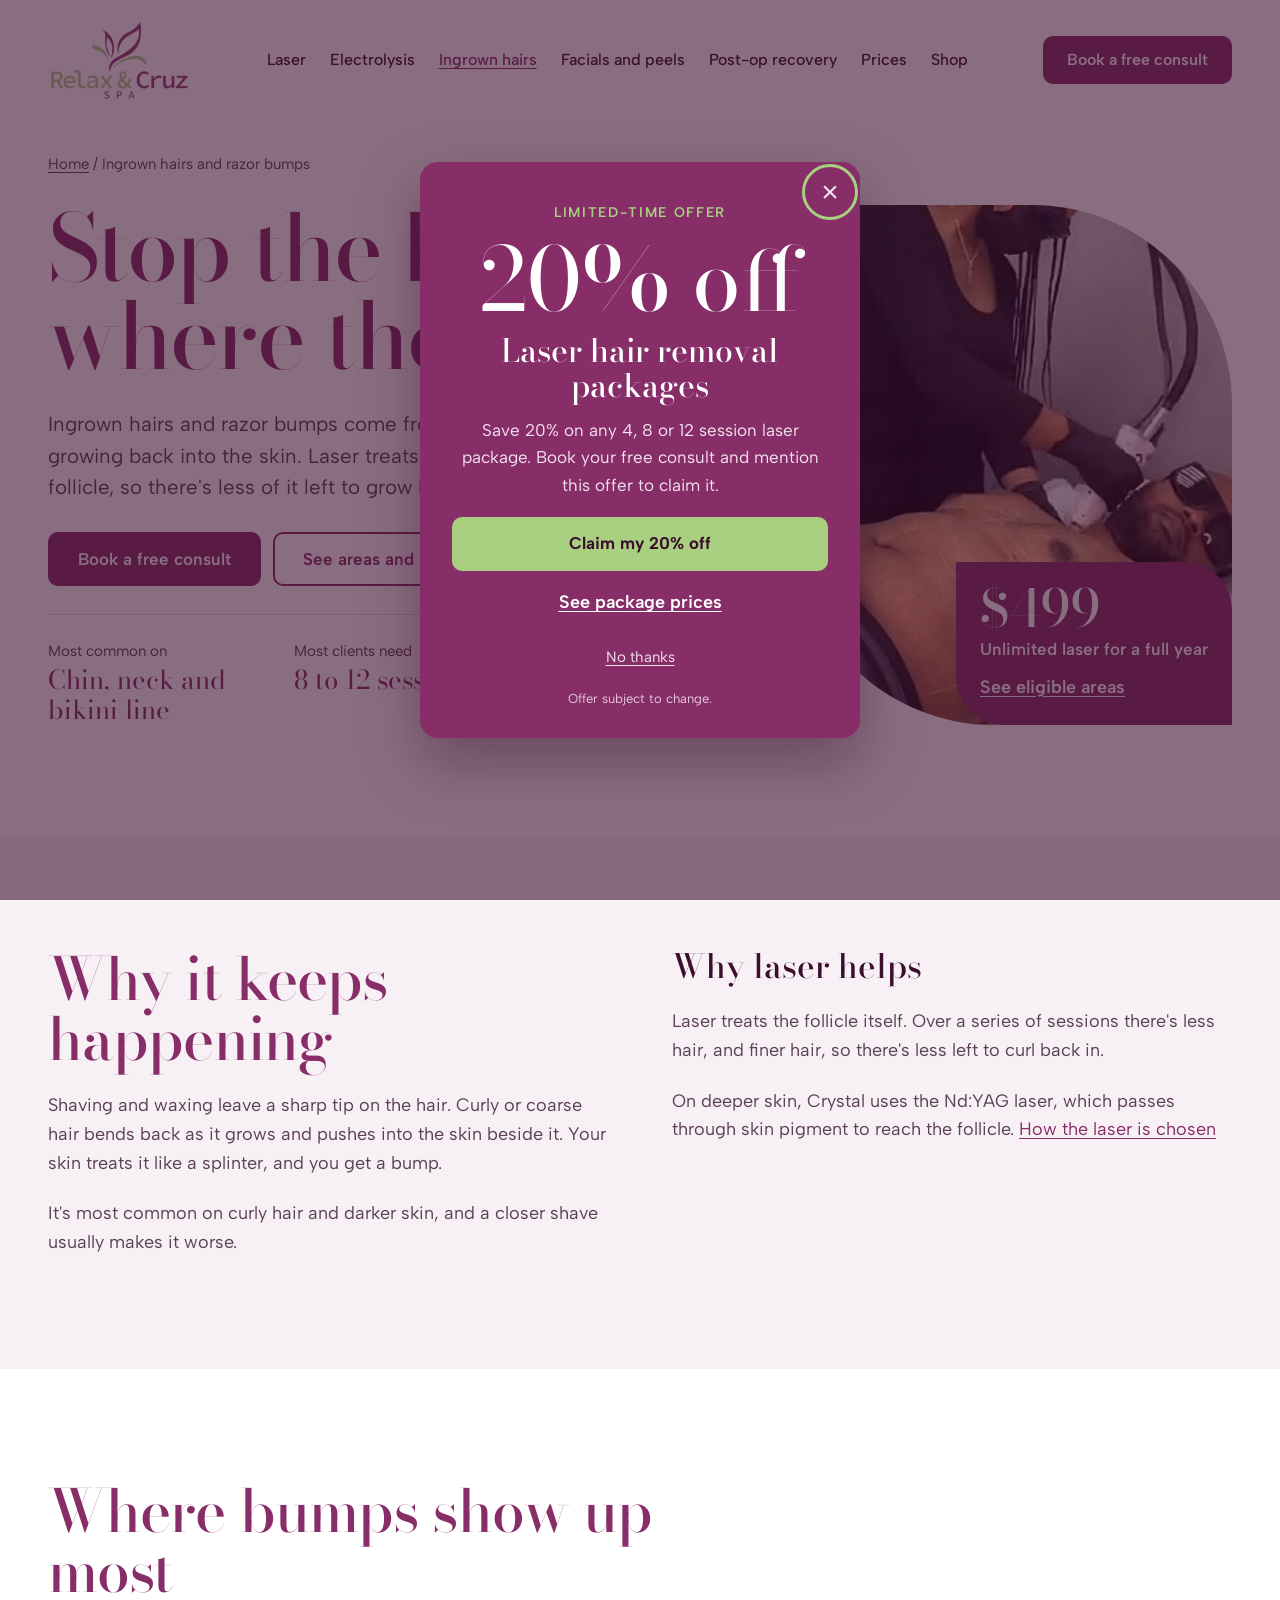
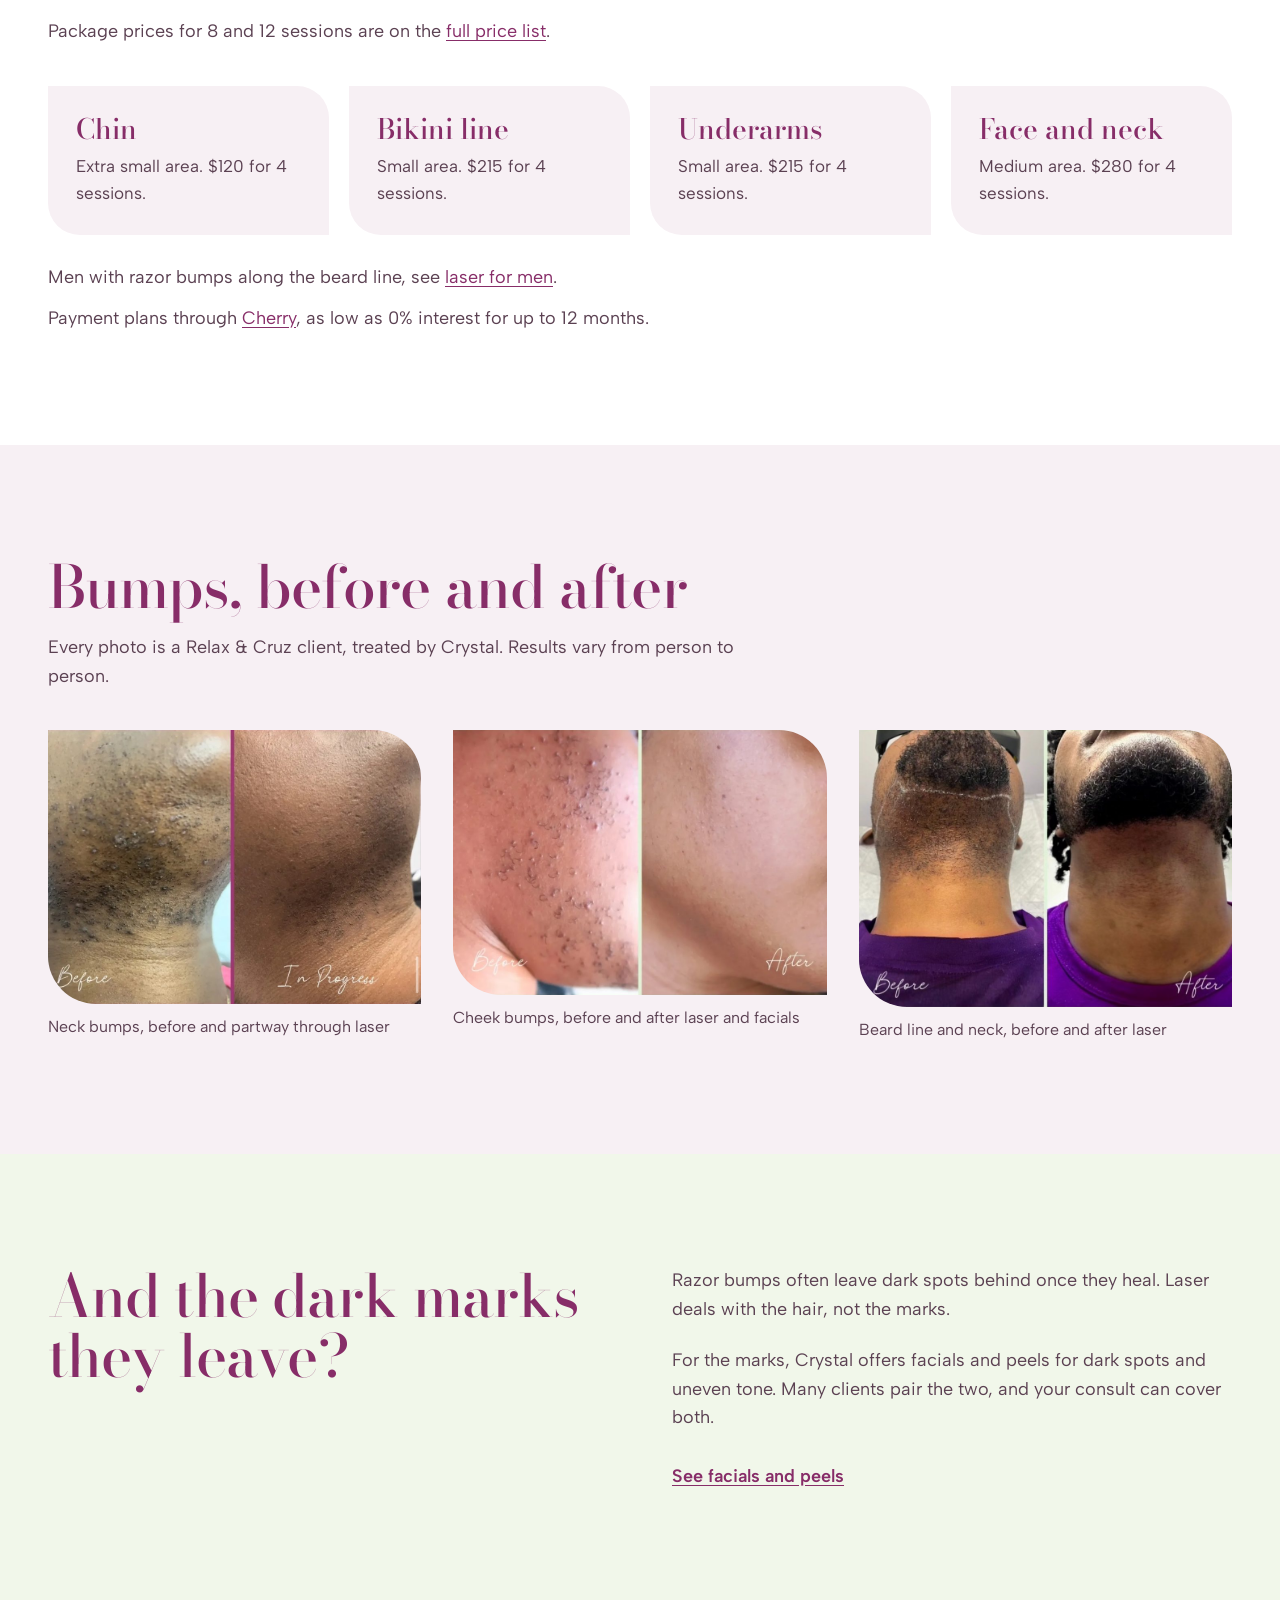
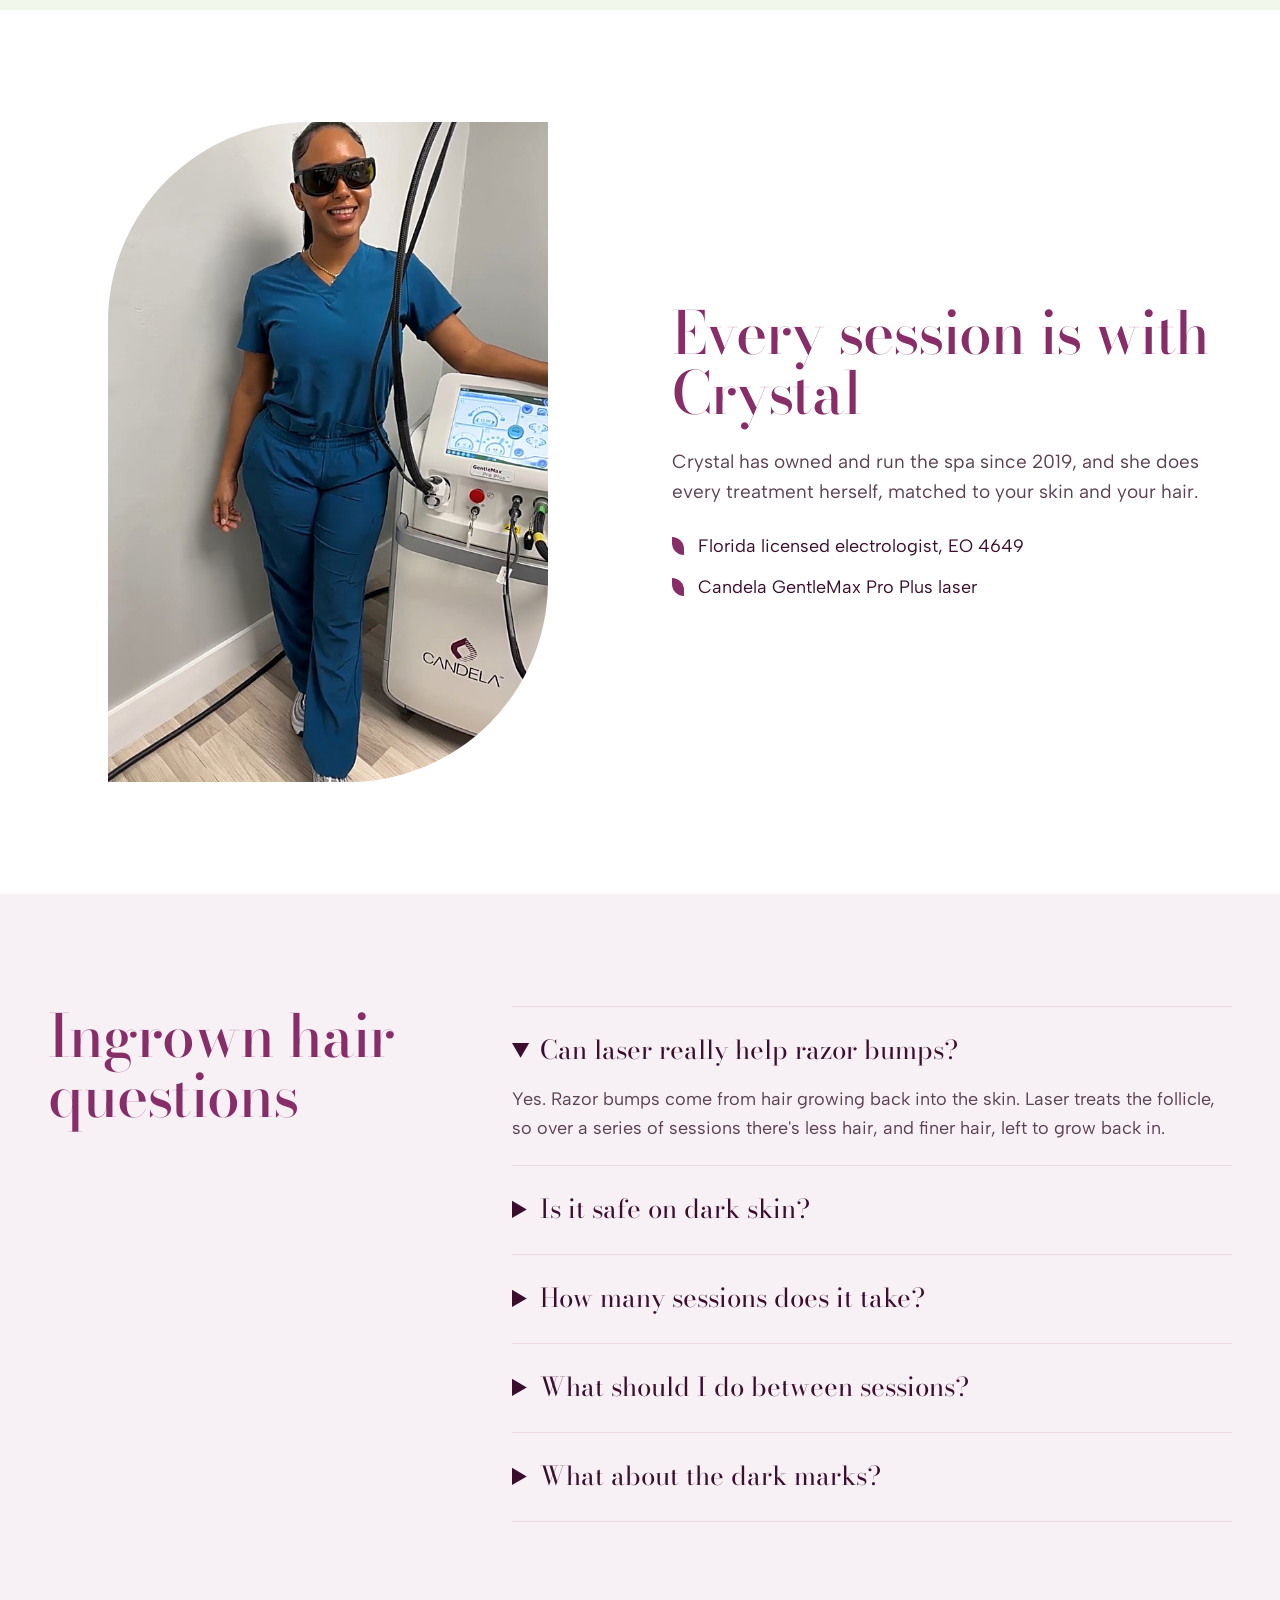
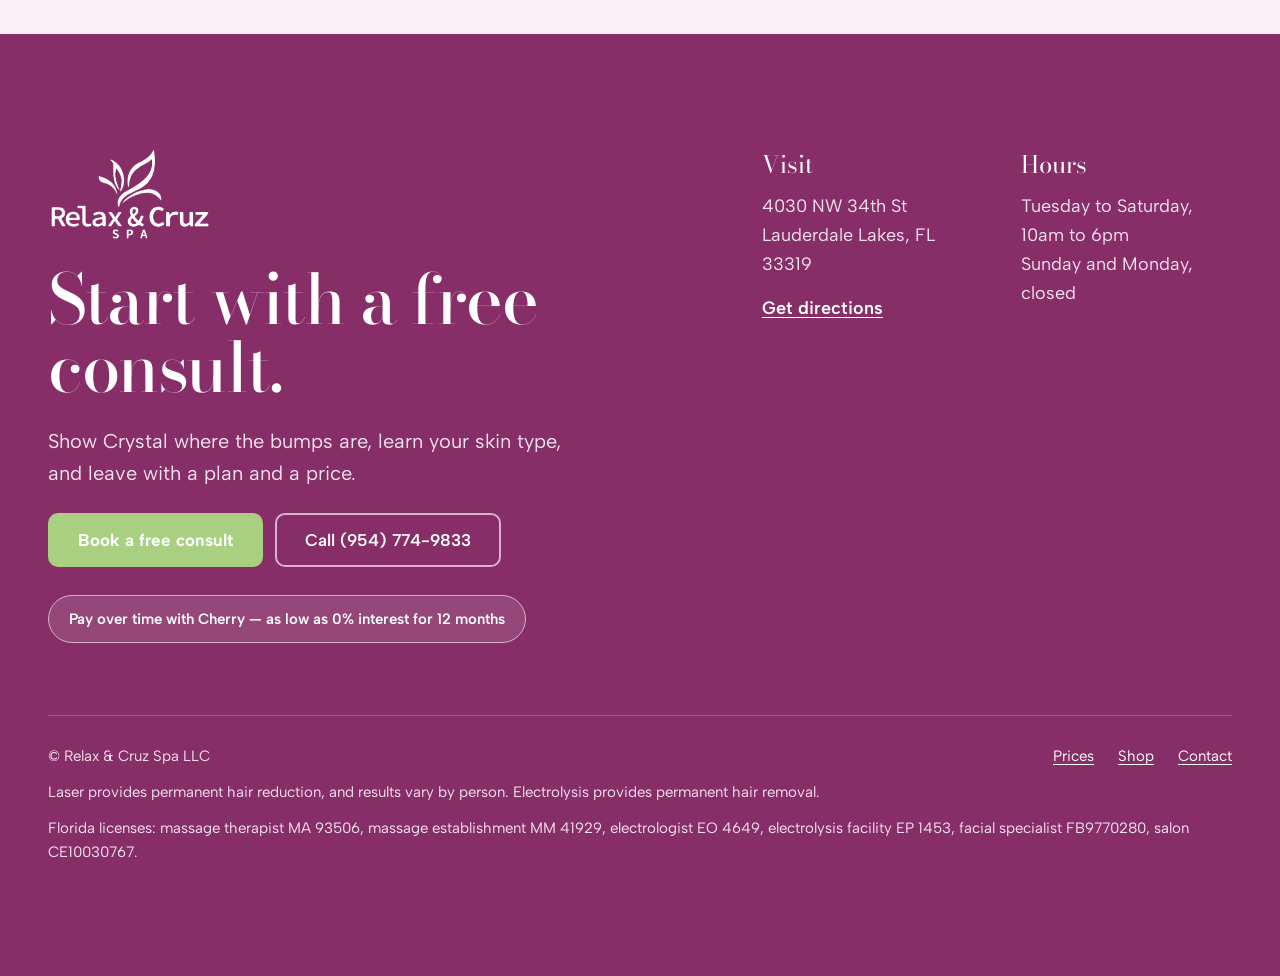
<file: ingrown-hair/index.html>
<!doctype html>
<html lang="en">
<head>
<meta charset="utf-8">
<meta name="viewport" content="width=device-width, initial-scale=1">
<title>Razor Bump &amp; Ingrown Hair Treatment | Lauderdale Lakes</title>
<meta name="description" content="Laser hair removal for ingrown hairs and razor bumps on the chin, neck and bikini line, safe on every skin tone. Lauderdale Lakes, FL. Free consult.">
<link rel="canonical" href="https://www.relaxandcruzspa.com/ingrown-hair/">
<meta property="og:type" content="website">
<meta property="og:site_name" content="Relax &amp; Cruz Spa">
<meta property="og:title" content="Ingrown hairs and razor bumps, treated at the root">
<meta property="og:description" content="Laser removes the curly hairs that keep growing back into the skin, on the chin, neck and bikini line. Safe for dark skin. Lauderdale Lakes, FL.">
<meta property="og:url" content="https://www.relaxandcruzspa.com/ingrown-hair/">
    <meta property="og:image" content="https://www.relaxandcruzspa.com/og-image.jpg">
    <meta name="twitter:card" content="summary_large_image">
    <meta name="twitter:image" content="https://www.relaxandcruzspa.com/og-image.jpg">
<meta name="theme-color" content="#872D68">
<link rel="icon" type="image/png" href="../favicon.png">
<link rel="apple-touch-icon" href="../apple-touch-icon.png">
<link rel="preconnect" href="https://fonts.googleapis.com">
<link rel="preconnect" href="https://fonts.gstatic.com" crossorigin>
<link rel="stylesheet" href="https://fonts.googleapis.com/css2?family=Albert+Sans:wght@400;500;600;700&family=Bodoni+Moda:ital,opsz,wght@0,6..96,400..700;1,6..96,400..700&display=swap">
<link rel="stylesheet" href="../styles.css">
<script type="application/ld+json">
{
  "@context": "https://schema.org",
  "@graph": [
    {
      "@type": "Service",
      "name": "Ingrown hair and razor bump treatment",
      "serviceType": "Laser hair removal for ingrown hairs",
      "url": "https://www.relaxandcruzspa.com/ingrown-hair/",
      "areaServed": "Lauderdale Lakes, FL",
      "provider": {
        "@type": "BeautySalon",
        "name": "Relax & Cruz Spa",
        "url": "https://www.relaxandcruzspa.com/",
        "telephone": "+1-954-774-9833",
        "address": {
          "@type": "PostalAddress",
          "streetAddress": "4030 NW 34th St",
          "addressLocality": "Lauderdale Lakes",
          "addressRegion": "FL",
          "postalCode": "33319",
          "addressCountry": "US"
        }
      }
    },
    {
      "@type": "BreadcrumbList",
      "itemListElement": [
        { "@type": "ListItem", "position": 1, "name": "Home", "item": "https://www.relaxandcruzspa.com/" },
        { "@type": "ListItem", "position": 2, "name": "Ingrown hairs and razor bumps", "item": "https://www.relaxandcruzspa.com/ingrown-hair/" }
      ]
    },
    {
      "@type": "FAQPage",
      "mainEntity": [
        { "@type": "Question", "name": "Can laser hair removal help with razor bumps?", "acceptedAnswer": { "@type": "Answer", "text": "Yes. Razor bumps come from hair growing back into the skin. Laser treats the follicle, so over a series of sessions there's less hair, and finer hair, left to grow back in." } },
        { "@type": "Question", "name": "Is laser for ingrown hairs safe on dark skin?", "acceptedAnswer": { "@type": "Answer", "text": "Yes, with the right laser. The Nd:YAG laser's longer wavelength passes through skin pigment to reach the follicle, and it's the standard choice for deeper skin." } },
        { "@type": "Question", "name": "How many sessions does it take?", "acceptedAnswer": { "@type": "Answer", "text": "Most clients need 8 to 12 sessions, spaced 6 to 8 weeks apart, because hair grows in cycles." } },
        { "@type": "Question", "name": "What about the dark marks razor bumps leave behind?", "acceptedAnswer": { "@type": "Answer", "text": "Those marks are a separate concern from the hair. Facials and peels can help even out tone, and Crystal can suggest a plan for both at your free consult." } }
      ]
    }
  ]
}
</script>
</head>
<body>
<a class="skip-link" href="#main">Skip to content</a>

<header class="site-header">
  <div class="wrap header-bar">
    <a class="brand" href="../"><img src="../logo.png" alt="Relax &amp; Cruz Spa" width="276" height="162"></a>
    <nav class="nav" id="site-nav" aria-label="Main">
      <a href="../laser-hair-removal/">Laser</a>
      <a href="../electrolysis/">Electrolysis</a>
      <a href="./" aria-current="page">Ingrown hairs</a>
      <a href="../facials-and-peels/">Facials and peels</a>
      <a href="../lymphatic-massage/">Post-op recovery</a>
      <a href="../laser-hair-removal/#prices">Prices</a>
      <a href="../shop/">Shop</a>
    </nav>
    <div class="header-actions">
      <a class="header-phone" href="tel:+19547749833">(954) 774-9833</a>
      <a class="btn btn-plum" href="https://book.squareup.com/appointments/5c3y8w34fg9goo/location/LR7VH9PK37BJG/services">Book a free consult</a>
      <button class="menu-toggle" type="button" aria-expanded="false" aria-controls="site-nav" aria-label="Open menu">
        <svg width="22" height="22" viewBox="0 0 24 24" fill="none" stroke="currentColor" stroke-width="2" stroke-linecap="round" aria-hidden="true"><path d="M4 7h16M4 12h16M4 17h16"/></svg>
      </button>
    </div>
  </div>
</header>

<main id="main">

<section class="wrap page-hero">
  <div class="hero-grid">
    <div class="hero-copy">
      <p class="crumbs"><a href="../">Home</a> / Ingrown hairs and razor bumps</p>
      <h1 class="h1">Stop the bumps where they start.</h1>
      <p class="lede">Ingrown hairs and razor bumps come from curly hair growing back into the skin. Laser treats the hair at the follicle, so there's less of it left to grow back in.</p>
      <div class="btn-row">
        <a class="btn btn-plum" href="https://book.squareup.com/appointments/5c3y8w34fg9goo/location/LR7VH9PK37BJG/services">Book a free consult</a>
        <a class="btn btn-outline" href="#areas">See areas and prices</a>
      </div>
      <dl class="facts">
        <div><dt>Most common on</dt><dd>Chin, neck and bikini line</dd></div>
        <div><dt>Most clients need</dt><dd>8 to 12 sessions</dd></div>
        <div><dt>Safe for</dt><dd>Every skin tone</dd></div>
      </dl>
    </div>
    <div class="hero-media">
      <div class="hero-frame hero-frame--video">
        <video class="photo leaf-lg" style="object-position: 50% 62%" src="../images/chest-hero.mp4" poster="../images/chest-hero.jpg" autoplay muted loop playsinline preload="metadata" aria-label="Crystal giving a male client laser hair removal"></video>
        <div class="offer-card offer-card--compact" style="border-radius: 0 48px 0 48px">
          <p class="price">$499</p>
          <p class="what">Unlimited laser for a full year</p>
          <p class="terms">First-time clients only. The bikini line, chin and neck all qualify.</p>
          <a class="text-link" href="../#offer">See eligible areas</a>
        </div>
      </div>
    </div>
  </div>
</section>

<section id="why" class="section bg-tint">
  <div class="wrap split" style="align-items:flex-start">
    <div class="stack">
      <h2 class="h2">Why it keeps happening</h2>
      <p class="muted">Shaving and waxing leave a sharp tip on the hair. Curly or coarse hair bends back as it grows and pushes into the skin beside it. Your skin treats it like a splinter, and you get a bump.</p>
      <p class="muted">It's most common on curly hair and darker skin, and a closer shave usually makes it worse.</p>
    </div>
    <div class="stack">
      <h3 class="h3" style="font-size:clamp(26px, 2.6vw, 34px)">Why laser helps</h3>
      <p class="muted">Laser treats the follicle itself. Over a series of sessions there's less hair, and finer hair, so there's less left to curl back in.</p>
      <p class="muted">On deeper skin, Crystal uses the Nd:YAG laser, which passes through skin pigment to reach the follicle. <a href="../laser-hair-removal/#skin">How the laser is chosen</a></p>
    </div>
  </div>
</section>

<section id="areas" class="section">
  <div class="wrap">
    <div class="stack" style="gap:16px; max-width:720px">
      <h2 class="h2">Where bumps show up most</h2>
      <p class="muted">Package prices for 8 and 12 sessions are on the <a href="../laser-hair-removal/#prices">full price list</a>.</p>
    </div>
    <div class="cross-links">
      <a class="leaf-sm" href="../laser-hair-removal/#prices"><strong>Chin</strong><span>Extra small area. $120 for 4 sessions.</span></a>
      <a class="leaf-sm" href="../laser-hair-removal/#prices"><strong>Bikini line</strong><span>Small area. $215 for 4 sessions.</span></a>
      <a class="leaf-sm" href="../laser-hair-removal/#prices"><strong>Underarms</strong><span>Small area. $215 for 4 sessions.</span></a>
      <a class="leaf-sm" href="../laser-hair-removal/#prices"><strong>Face and neck</strong><span>Medium area. $280 for 4 sessions.</span></a>
    </div>
    <p class="muted" style="margin-top:28px">Men with razor bumps along the beard line, see <a href="../laser-for-men/">laser for men</a>.</p>
    <p class="muted" style="margin-top:12px">Payment plans through <a href="https://pay.withcherry.com/relaxandcruzspa-llc">Cherry</a>, as low as 0% interest for up to 12 months.</p>
  </div>
</section>

<section id="results" class="section bg-tint">
  <div class="wrap">
    <div class="stack" style="gap:16px; max-width:720px">
      <h2 class="h2">Bumps, before and after</h2>
      <p class="muted">Every photo is a Relax &amp; Cruz client, treated by Crystal. Results vary from person to person.</p>
    </div>
    <div class="results">
      <figure class="result">
        <img src="../images/ba-neck-progress.jpg" alt="Neck with razor bumps before, and much clearer partway through laser treatment" width="1000" height="733" loading="lazy">
        <figcaption>Neck bumps, before and partway through laser</figcaption>
      </figure>
      <figure class="result">
        <img src="../images/ba-cheek-bumps.jpg" alt="Cheek covered in hair bumps before, and clear smooth skin after" width="923" height="655" loading="lazy">
        <figcaption>Cheek bumps, before and after laser and facials</figcaption>
      </figure>
      <figure class="result">
        <img src="../images/ba-beard-neck.jpg" alt="Neck below the beard line before and after laser hair removal" width="923" height="683" loading="lazy">
        <figcaption>Beard line and neck, before and after laser</figcaption>
      </figure>
    </div>
  </div>
</section>

<section class="section bg-green">
  <div class="wrap split" style="align-items:flex-start">
    <div class="stack">
      <h2 class="h2">And the dark marks they leave?</h2>
    </div>
    <div class="stack">
      <p class="muted">Razor bumps often leave dark spots behind once they heal. Laser deals with the hair, not the marks.</p>
      <p class="muted">For the marks, Crystal offers facials and peels for dark spots and uneven tone. Many clients pair the two, and your consult can cover both.</p>
      <a class="text-link" href="../facials-and-peels/">See facials and peels</a>
    </div>
  </div>
</section>

<section class="section">
  <div class="wrap split">
    <div>
      <img class="photo leaf-rev about-frame about-video" style="object-position: 50% 0%" src="../images/crystal-bio.jpg" alt="Crystal Cruz beside the spa's Candela GentleMax Pro Plus laser" width="720" height="956" loading="lazy">
    </div>
    <div class="stack" style="gap:24px">
      <h2 class="h2">Every session is with Crystal</h2>
      <p class="muted" style="font-size:19px; max-width:540px">Crystal has owned and run the spa since 2019, and she does every treatment herself, matched to your skin and your hair.</p>
      <ul class="creds">
        <li>Florida licensed electrologist, EO 4649</li>
        <li>Candela GentleMax Pro Plus laser</li>
      </ul>
    </div>
  </div>
</section>

<section class="section bg-tint">
  <div class="wrap faq">
    <h2 class="h2">Ingrown hair questions</h2>
    <div class="faq-list">
      <details open>
        <summary>Can laser really help razor bumps?</summary>
        <p>Yes. Razor bumps come from hair growing back into the skin. Laser treats the follicle, so over a series of sessions there's less hair, and finer hair, left to grow back in.</p>
      </details>
      <details>
        <summary>Is it safe on dark skin?</summary>
        <p>Yes, with the right laser. The Nd:YAG's longer wavelength passes through skin pigment to reach the follicle, and it's the standard choice for deeper skin.</p>
      </details>
      <details>
        <summary>How many sessions does it take?</summary>
        <p>Most clients need 8 to 12 sessions, spaced 6 to 8 weeks apart, because hair grows in cycles.</p>
      </details>
      <details>
        <summary>What should I do between sessions?</summary>
        <p>Shave the area the day before each visit. Skip waxing, plucking and tanning between sessions, since laser needs the hair's root in place.</p>
      </details>
      <details>
        <summary>What about the dark marks?</summary>
        <p>Those are a separate concern from the hair. <a href="../facials-and-peels/">Facials and peels</a> can help even out tone, and Crystal can suggest a plan for both at your free consult.</p>
      </details>
    </div>
  </div>
</section>

<section id="book" class="section bg-plum">
  <div class="wrap">
    <div class="book-grid">
      <div class="stack" style="gap:24px">
        <img src="../logo-white.png" alt="" width="276" height="162" style="height:96px; width:auto; align-self:flex-start">
        <h2 class="book-title">Start with a free consult.</h2>
        <p class="on-plum" style="font-size:20px; max-width:520px">Show Crystal where the bumps are, learn your skin type, and leave with a plan and a price.</p>
        <div class="btn-row">
          <a class="btn btn-leaf" href="https://book.squareup.com/appointments/5c3y8w34fg9goo/location/LR7VH9PK37BJG/services">Book a free consult</a>
          <a class="btn btn-ghost" href="tel:+19547749833">Call (954) 774-9833</a>
        </div>
          <a class="cherry-note" href="https://pay.withcherry.com/relaxandcruzspa-llc">Pay over time with Cherry — as low as 0% interest for 12 months</a>
      </div>
      <div>
        <div class="info">
          <p class="info-title">Visit</p>
          <p class="on-plum">4030 NW 34th St<br>Lauderdale Lakes, FL 33319</p>
          <a class="text-link" href="https://www.google.com/maps/dir/?api=1&amp;destination=4030+NW+34th+St+Lauderdale+Lakes+FL+33319">Get directions</a>
        </div>
        <div class="info">
          <p class="info-title">Hours</p>
          <p class="on-plum">Tuesday to Saturday, 10am to 6pm<br>Sunday and Monday, closed</p>
        </div>
      </div>
    </div>
    <footer class="site-footer">
      <p>© Relax &amp; Cruz Spa LLC</p>
      <nav aria-label="Footer">
        <a href="../#prices">Prices</a>
        <a href="../shop/">Shop</a>
        <a href="../contact/">Contact</a>
      </nav>
      <p class="legal">Laser provides permanent hair reduction, and results vary by person. Electrolysis provides permanent hair removal.</p>
      <p class="legal">Florida licenses: massage therapist MA 93506, massage establishment MM 41929, electrologist EO 4649, electrolysis facility EP 1453, facial specialist FB9770280, salon CE10030767.</p>
    </footer>
  </div>
</section>

</main>

<div class="mobile-bar">
  <a class="btn btn-outline" href="tel:+19547749833">Call</a>
  <a class="btn btn-plum" href="https://book.squareup.com/appointments/5c3y8w34fg9goo/location/LR7VH9PK37BJG/services">Book a free consult</a>
</div>

<script src="../main.js" defer></script>
</body>
</html>
</file>
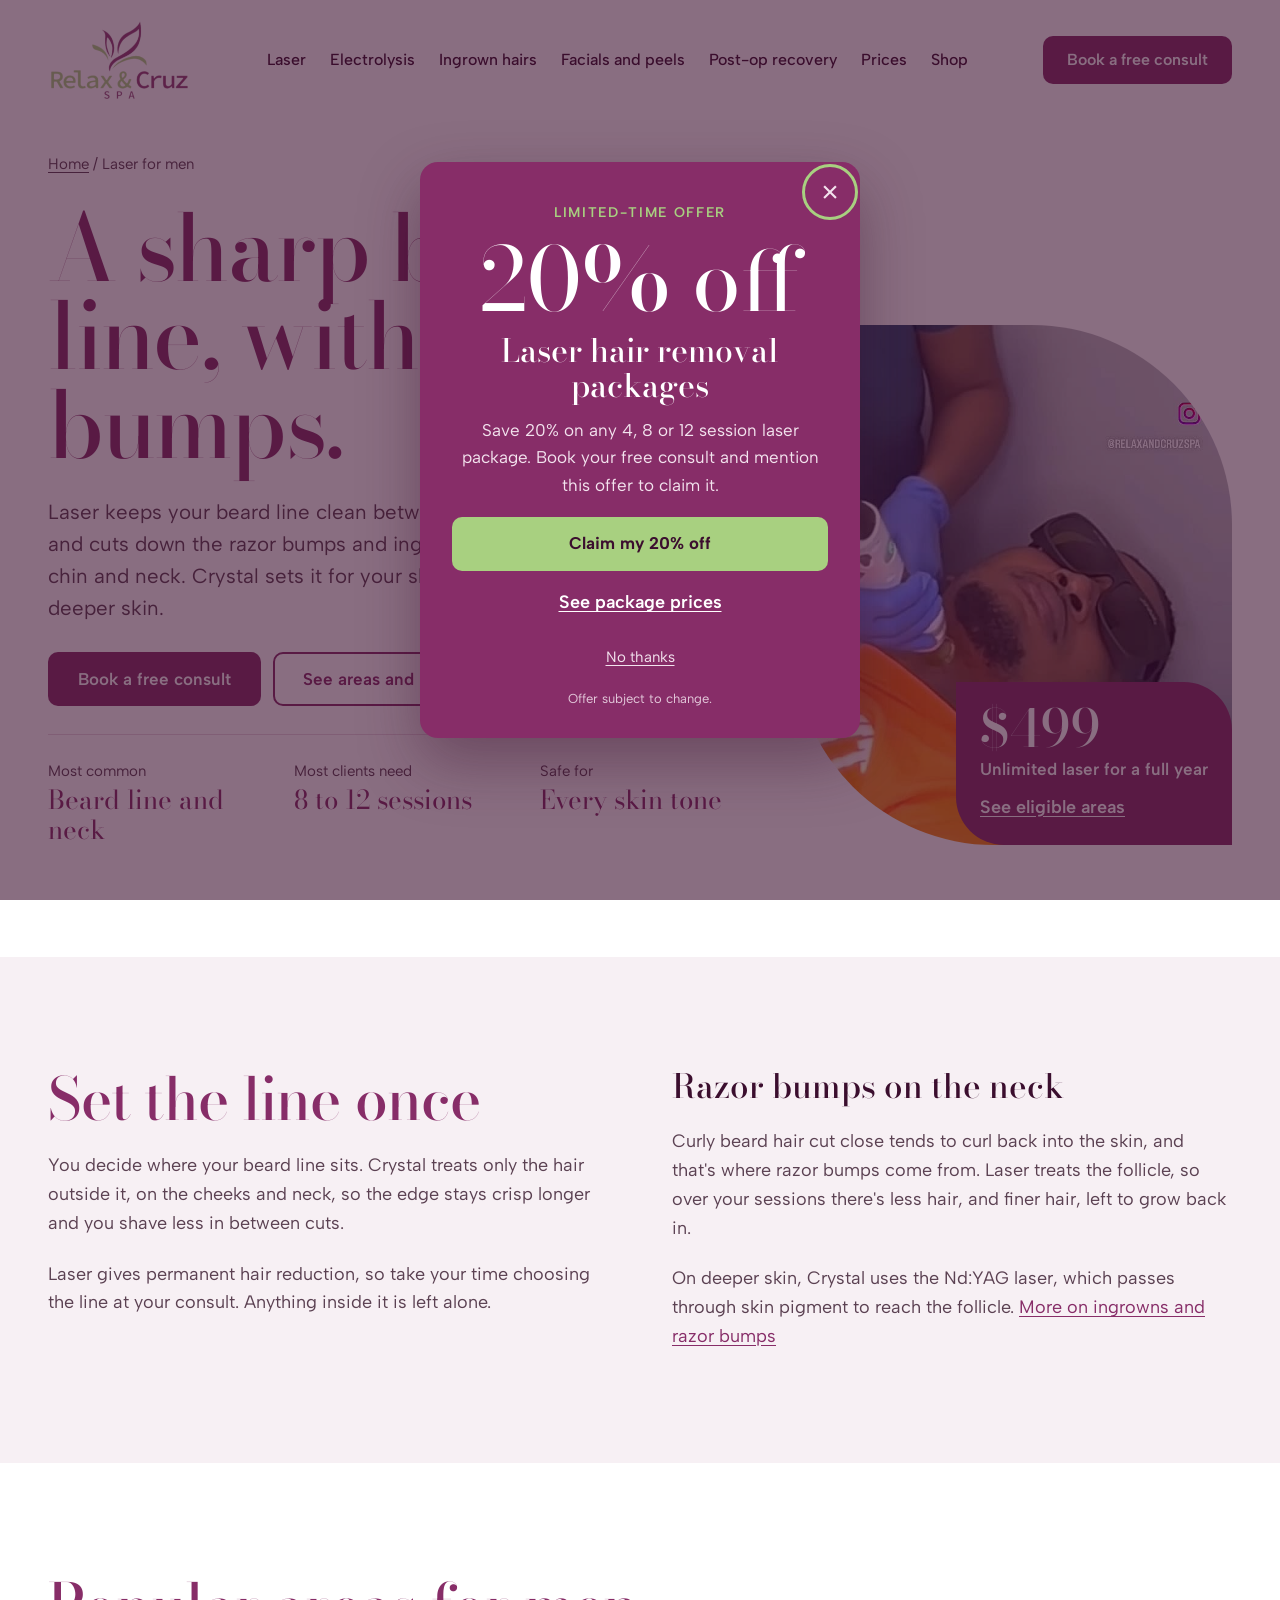
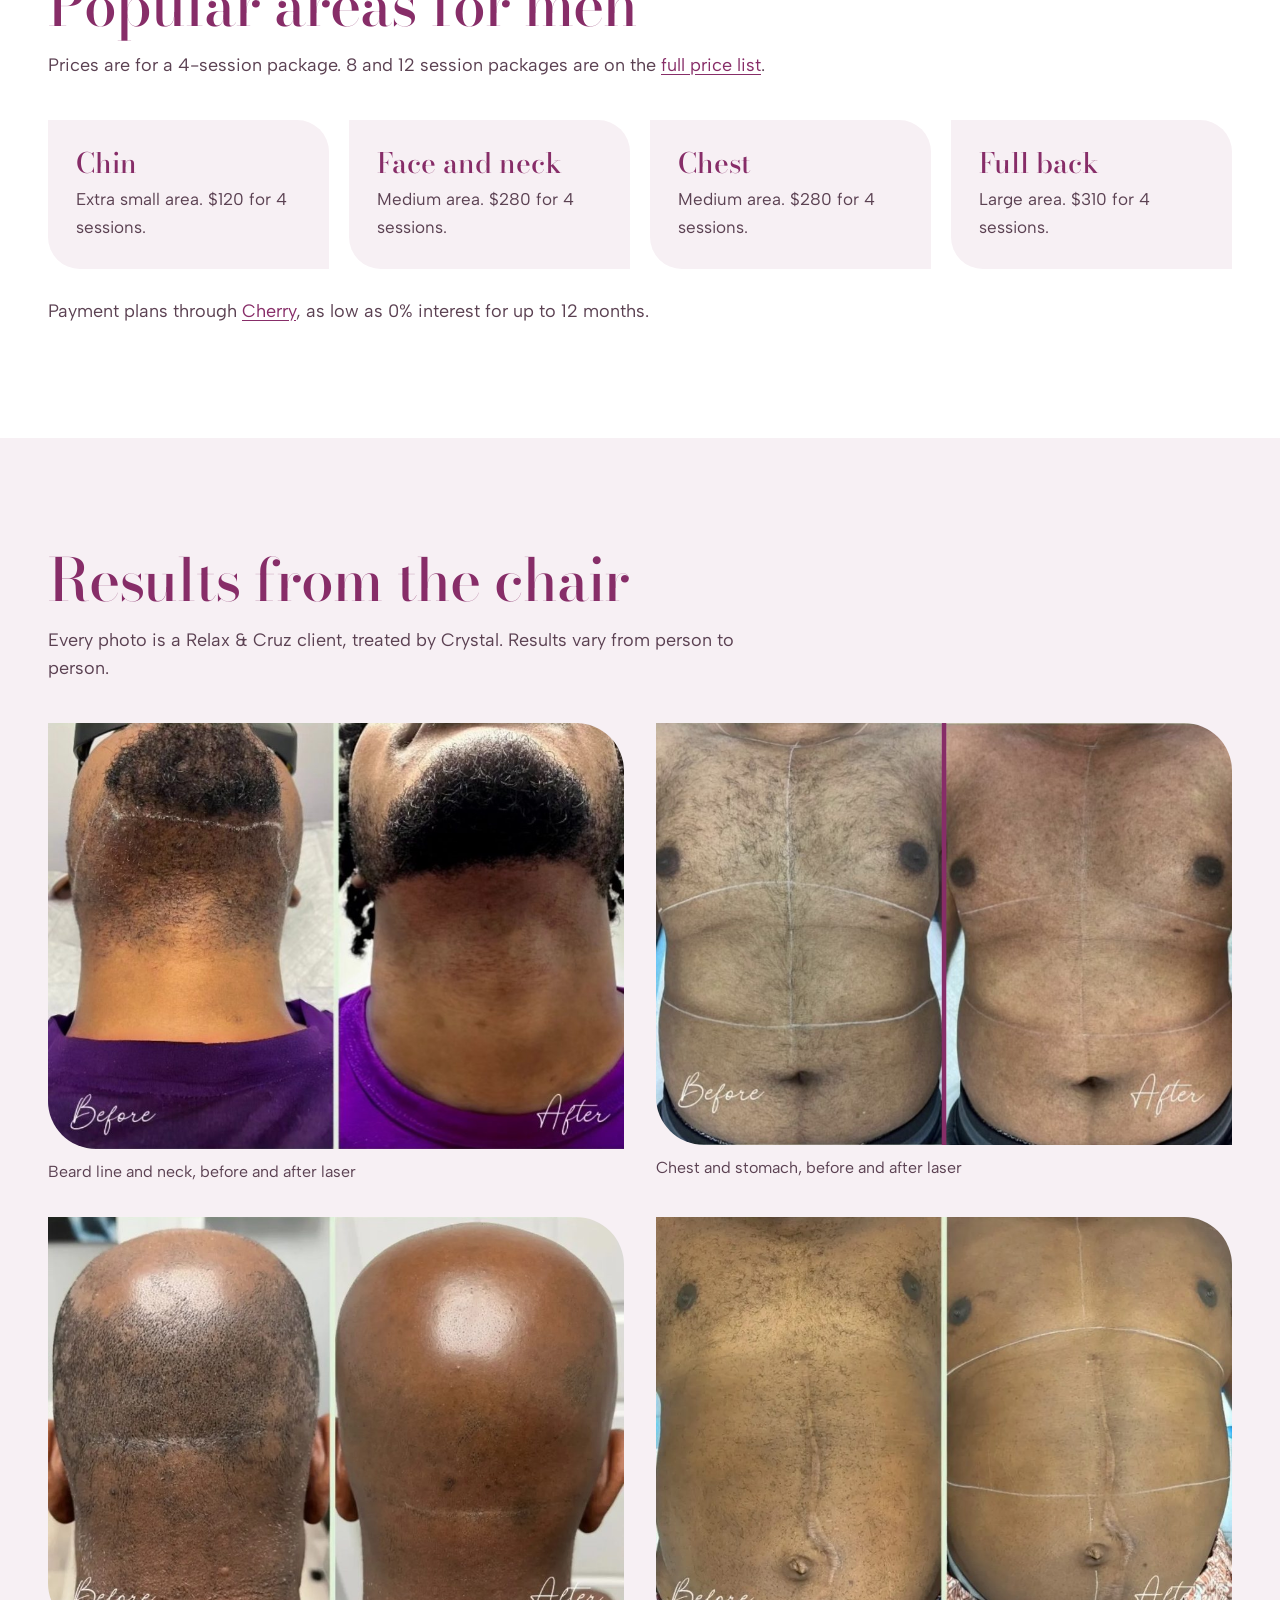
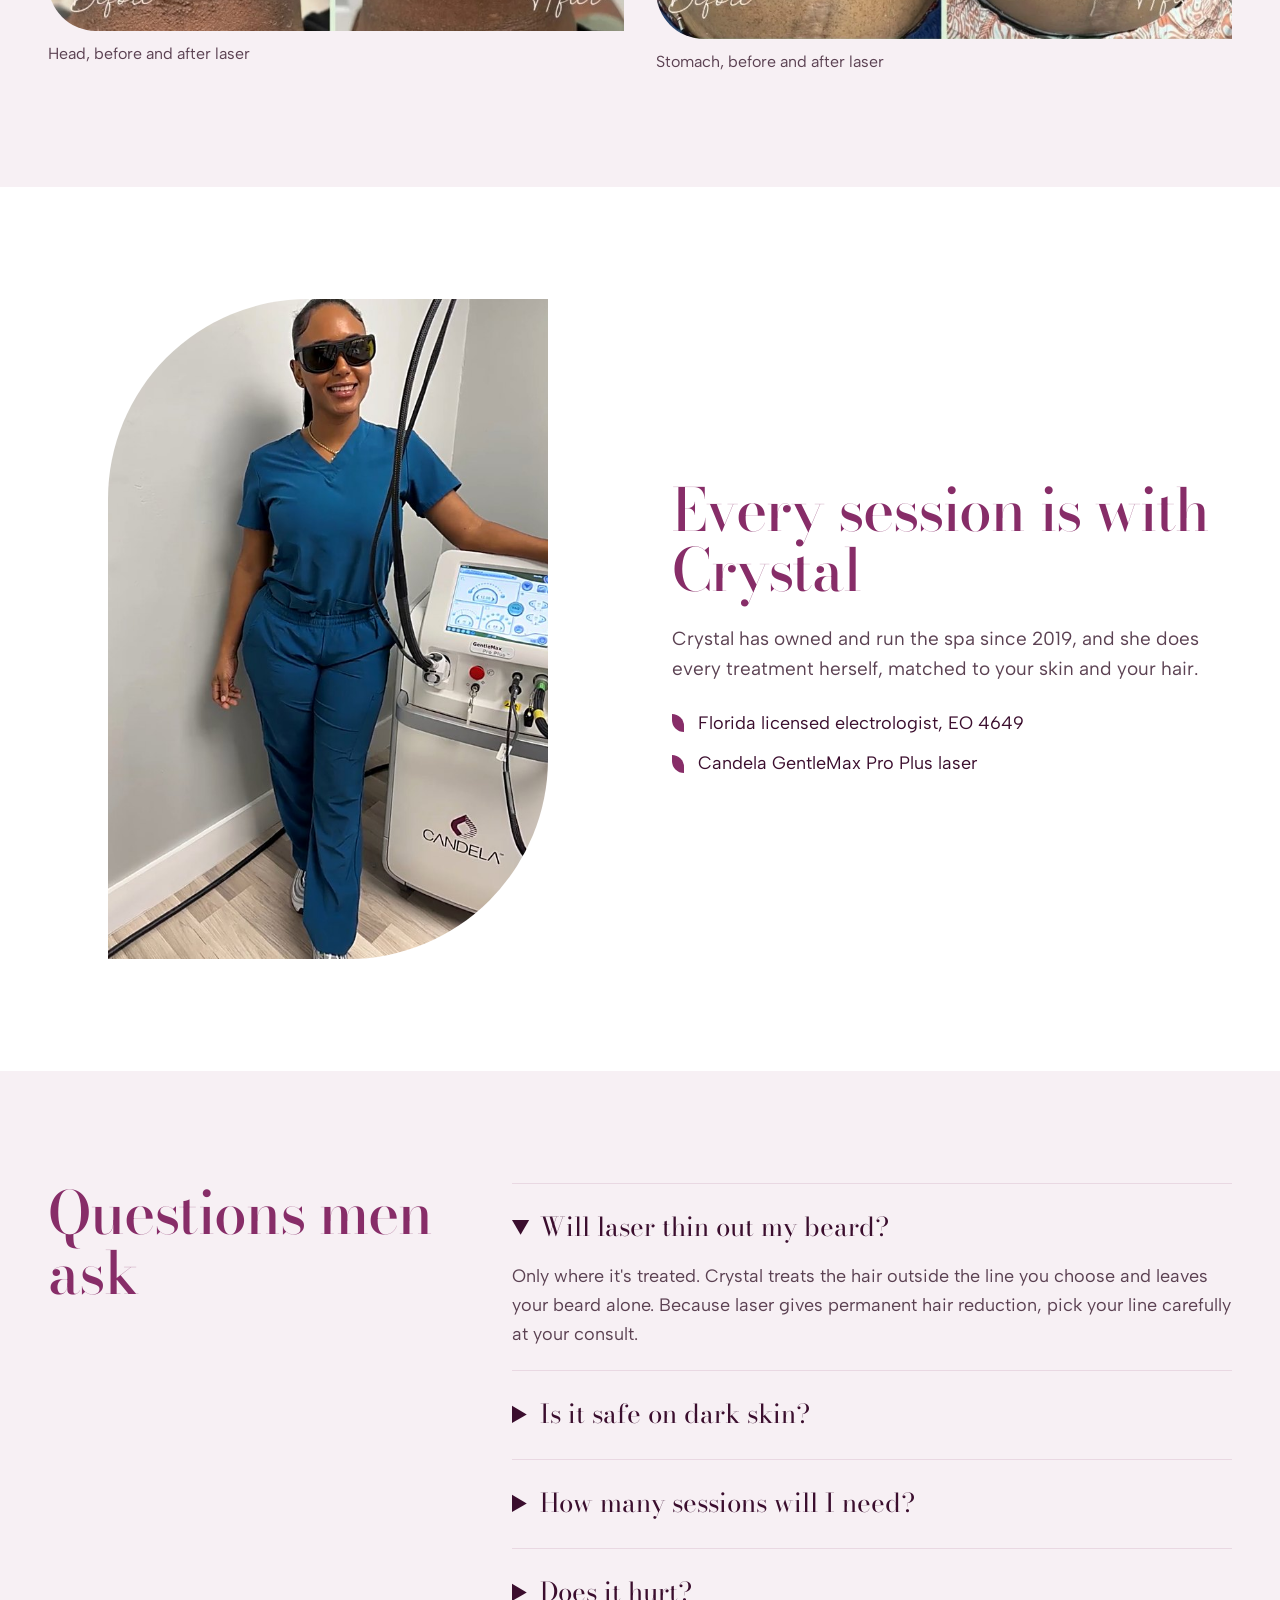
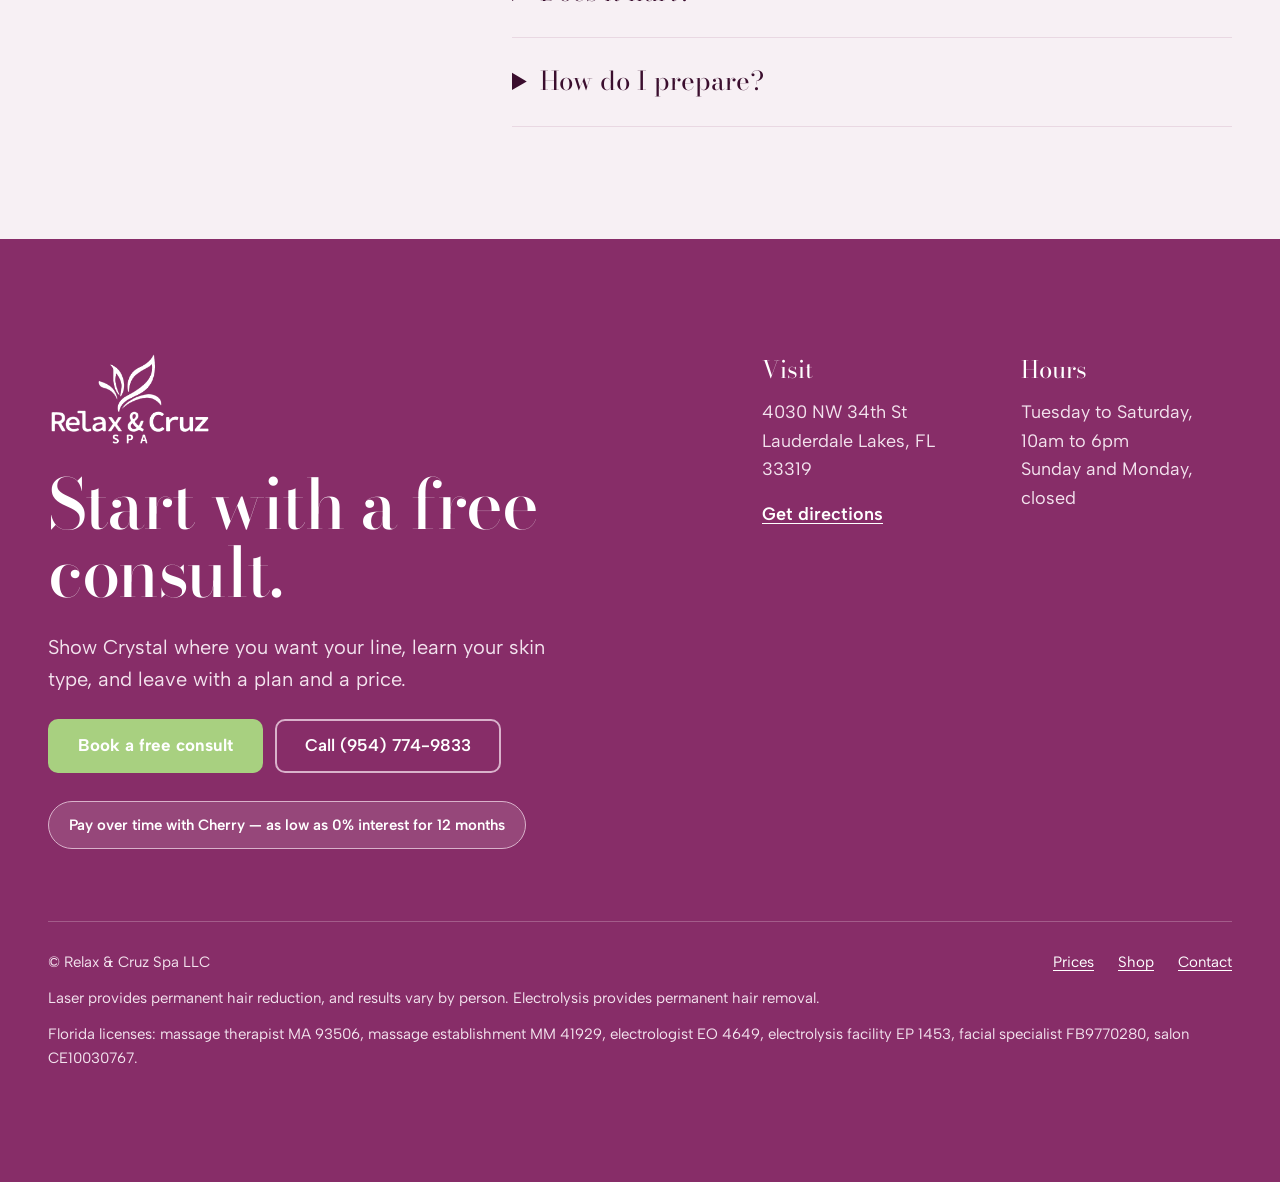
<file: laser-for-men/index.html>
<!doctype html>
<html lang="en">
<head>
<meta charset="utf-8">
<meta name="viewport" content="width=device-width, initial-scale=1">
<title>Laser Hair Removal for Men | Lauderdale Lakes, FL</title>
<meta name="description" content="Laser for men: a sharp beard line, fewer razor bumps on the chin and neck, and back and chest hair removal. Safe for dark skin. Lauderdale Lakes, FL.">
<link rel="canonical" href="https://www.relaxandcruzspa.com/laser-for-men/">
<meta property="og:type" content="website">
<meta property="og:site_name" content="Relax &amp; Cruz Spa">
<meta property="og:title" content="Laser for men: a sharp beard line, fewer razor bumps">
<meta property="og:description" content="Keep your beard line clean between barber visits and cut down razor bumps on the neck. Set for your skin, including deeper skin. Lauderdale Lakes, FL.">
<meta property="og:url" content="https://www.relaxandcruzspa.com/laser-for-men/">
    <meta property="og:image" content="https://www.relaxandcruzspa.com/og-image.jpg">
    <meta name="twitter:card" content="summary_large_image">
    <meta name="twitter:image" content="https://www.relaxandcruzspa.com/og-image.jpg">
<meta name="theme-color" content="#872D68">
<link rel="icon" type="image/png" href="../favicon.png">
<link rel="apple-touch-icon" href="../apple-touch-icon.png">
<link rel="preconnect" href="https://fonts.googleapis.com">
<link rel="preconnect" href="https://fonts.gstatic.com" crossorigin>
<link rel="stylesheet" href="https://fonts.googleapis.com/css2?family=Albert+Sans:wght@400;500;600;700&family=Bodoni+Moda:ital,opsz,wght@0,6..96,400..700;1,6..96,400..700&display=swap">
<link rel="stylesheet" href="../styles.css">
<script type="application/ld+json">
{
  "@context": "https://schema.org",
  "@graph": [
    {
      "@type": "Service",
      "name": "Laser hair removal for men",
      "serviceType": "Laser hair removal for men",
      "url": "https://www.relaxandcruzspa.com/laser-for-men/",
      "areaServed": "Lauderdale Lakes, FL",
      "provider": {
        "@type": "BeautySalon",
        "name": "Relax & Cruz Spa",
        "url": "https://www.relaxandcruzspa.com/",
        "telephone": "+1-954-774-9833",
        "address": {
          "@type": "PostalAddress",
          "streetAddress": "4030 NW 34th St",
          "addressLocality": "Lauderdale Lakes",
          "addressRegion": "FL",
          "postalCode": "33319",
          "addressCountry": "US"
        }
      }
    },
    {
      "@type": "BreadcrumbList",
      "itemListElement": [
        {
          "@type": "ListItem",
          "position": 1,
          "name": "Home",
          "item": "https://www.relaxandcruzspa.com/"
        },
        {
          "@type": "ListItem",
          "position": 2,
          "name": "Laser for men",
          "item": "https://www.relaxandcruzspa.com/laser-for-men/"
        }
      ]
    },
    {
      "@type": "FAQPage",
      "mainEntity": [
        {
          "@type": "Question",
          "name": "Will laser thin out my beard?",
          "acceptedAnswer": {
            "@type": "Answer",
            "text": "Only where it's treated. Crystal treats the hair outside the line you choose and leaves your beard alone. Because laser gives permanent hair reduction, pick your line carefully at your consult."
          }
        },
        {
          "@type": "Question",
          "name": "Is it safe on dark skin?",
          "acceptedAnswer": {
            "@type": "Answer",
            "text": "Yes, with the right laser. The Nd:YAG's longer wavelength passes through skin pigment to reach the follicle, and it's the standard choice for deeper skin."
          }
        },
        {
          "@type": "Question",
          "name": "How many sessions will I need?",
          "acceptedAnswer": {
            "@type": "Answer",
            "text": "Most clients need 8 to 12 sessions, spaced 6 to 8 weeks apart, because hair grows in cycles. Beard hair is coarse, so your consult will give you a realistic plan."
          }
        },
        {
          "@type": "Question",
          "name": "Does it hurt?",
          "acceptedAnswer": {
            "@type": "Answer",
            "text": "Most clients describe it as a quick snap against the skin, with cooling built into the laser."
          }
        },
        {
          "@type": "Question",
          "name": "How do I prepare?",
          "acceptedAnswer": {
            "@type": "Answer",
            "text": "Shave the area the day before. Skip waxing and plucking between sessions, since laser needs the hair's root in place."
          }
        }
      ]
    }
  ]
}
</script>
</head>
<body>
<a class="skip-link" href="#main">Skip to content</a>

<header class="site-header">
  <div class="wrap header-bar">
    <a class="brand" href="../"><img src="../logo.png" alt="Relax &amp; Cruz Spa" width="276" height="162"></a>
    <nav class="nav" id="site-nav" aria-label="Main">
      <a href="../laser-hair-removal/">Laser</a>
      <a href="../electrolysis/">Electrolysis</a>
      <a href="../ingrown-hair/">Ingrown hairs</a>
      <a href="../facials-and-peels/">Facials and peels</a>
      <a href="../lymphatic-massage/">Post-op recovery</a>
      <a href="../#prices">Prices</a>
      <a href="../shop/">Shop</a>
    </nav>
    <div class="header-actions">
      <a class="header-phone" href="tel:+19547749833">(954) 774-9833</a>
      <a class="btn btn-plum" href="https://book.squareup.com/appointments/5c3y8w34fg9goo/location/LR7VH9PK37BJG/services">Book a free consult</a>
      <button class="menu-toggle" type="button" aria-expanded="false" aria-controls="site-nav" aria-label="Open menu">
        <svg width="22" height="22" viewBox="0 0 24 24" fill="none" stroke="currentColor" stroke-width="2" stroke-linecap="round" aria-hidden="true"><path d="M4 7h16M4 12h16M4 17h16"/></svg>
      </button>
    </div>
  </div>
</header>

<main id="main">

<section class="wrap page-hero">
  <div class="hero-grid">
    <div class="hero-copy">
      <p class="crumbs"><a href="../">Home</a> / Laser for men</p>
      <h1 class="h1">A sharp beard line, without the bumps.</h1>
      <p class="lede">Laser keeps your beard line clean between barber visits and cuts down the razor bumps and ingrowns on your chin and neck. Crystal sets it for your skin, including deeper skin.</p>
      <div class="btn-row">
        <a class="btn btn-plum" href="https://book.squareup.com/appointments/5c3y8w34fg9goo/location/LR7VH9PK37BJG/services">Book a free consult</a>
        <a class="btn btn-outline" href="#areas">See areas and prices</a>
      </div>
      <dl class="facts">
        <div><dt>Most common</dt><dd>Beard line and neck</dd></div>
        <div><dt>Most clients need</dt><dd>8 to 12 sessions</dd></div>
        <div><dt>Safe for</dt><dd>Every skin tone</dd></div>
      </dl>
    </div>
    <div class="hero-media">
      <div class="hero-frame hero-frame--video">
        <video class="photo leaf-lg" style="object-position: 50% 40%" src="../images/beard-hero.mp4" poster="../images/beard-hero.jpg" autoplay muted loop playsinline preload="metadata" aria-label="Crystal treating a client's beard line and neck with the laser"></video>
        <div class="offer-card offer-card--compact" style="border-radius: 0 48px 0 48px">
          <p class="price">$499</p>
          <p class="what">Unlimited laser for a full year</p>
          <p class="terms">First-time clients only. The chin and the front and back of the neck all qualify.</p>
          <a class="text-link" href="../#offer">See eligible areas</a>
        </div>
      </div>
    </div>
  </div>
</section>

<section class="section bg-tint">
  <div class="wrap split" style="align-items:flex-start">
    <div class="stack">
      <h2 class="h2">Set the line once</h2>
      <p class="muted">You decide where your beard line sits. Crystal treats only the hair outside it, on the cheeks and neck, so the edge stays crisp longer and you shave less in between cuts.</p>
      <p class="muted">Laser gives permanent hair reduction, so take your time choosing the line at your consult. Anything inside it is left alone.</p>
    </div>
    <div class="stack">
      <h3 class="h3" style="font-size:clamp(26px, 2.6vw, 34px)">Razor bumps on the neck</h3>
      <p class="muted">Curly beard hair cut close tends to curl back into the skin, and that's where razor bumps come from. Laser treats the follicle, so over your sessions there's less hair, and finer hair, left to grow back in.</p>
      <p class="muted">On deeper skin, Crystal uses the Nd:YAG laser, which passes through skin pigment to reach the follicle. <a href="../ingrown-hair/">More on ingrowns and razor bumps</a></p>
    </div>
  </div>
</section>

<section id="areas" class="section">
  <div class="wrap">
    <div class="stack" style="gap:16px; max-width:720px">
      <h2 class="h2">Popular areas for men</h2>
      <p class="muted">Prices are for a 4-session package. 8 and 12 session packages are on the <a href="../laser-hair-removal/#prices">full price list</a>.</p>
    </div>
    <div class="cross-links">
      <a class="leaf-sm" href="../laser-hair-removal/#prices"><strong>Chin</strong><span>Extra small area. $120 for 4 sessions.</span></a>
      <a class="leaf-sm" href="../laser-hair-removal/#prices"><strong>Face and neck</strong><span>Medium area. $280 for 4 sessions.</span></a>
      <a class="leaf-sm" href="../laser-hair-removal/#prices"><strong>Chest</strong><span>Medium area. $280 for 4 sessions.</span></a>
      <a class="leaf-sm" href="../laser-hair-removal/#prices"><strong>Full back</strong><span>Large area. $310 for 4 sessions.</span></a>
    </div>
    <p class="muted" style="margin-top:28px">Payment plans through <a href="https://pay.withcherry.com/relaxandcruzspa-llc">Cherry</a>, as low as 0% interest for up to 12 months.</p>
  </div>
</section>

<section id="results" class="section bg-tint">
  <div class="wrap">
    <div class="stack" style="gap:16px; max-width:720px">
      <h2 class="h2">Results from the chair</h2>
      <p class="muted">Every photo is a Relax &amp; Cruz client, treated by Crystal. Results vary from person to person.</p>
    </div>
    <div class="results results--pairs">
      <figure class="result">
        <img src="../images/ba-beard-neck.jpg" alt="Neck below the beard line before and after laser hair removal" width="923" height="683" loading="lazy">
        <figcaption>Beard line and neck, before and after laser</figcaption>
      </figure>
      <figure class="result">
        <img src="../images/ba-chest-men.jpg" alt="A man's chest and stomach before and after laser hair removal" width="984" height="720" loading="lazy">
        <figcaption>Chest and stomach, before and after laser</figcaption>
      </figure>
      <figure class="result">
        <img src="../images/ba-head.jpg" alt="Back of a man's head before and after laser hair removal" width="923" height="663" loading="lazy">
        <figcaption>Head, before and after laser</figcaption>
      </figure>
      <figure class="result">
        <img src="../images/ba-stomach.jpg" alt="Before and after laser hair removal on a man's stomach" width="923" height="677" loading="lazy">
        <figcaption>Stomach, before and after laser</figcaption>
      </figure>
    </div>
  </div>
</section>

<section class="section">
  <div class="wrap split">
    <div>
      <img class="photo leaf-rev about-frame about-video" style="object-position: 50% 0%" src="../images/crystal-bio.jpg" alt="Crystal Cruz beside the spa's Candela GentleMax Pro Plus laser" width="720" height="956" loading="lazy">
    </div>
    <div class="stack" style="gap:24px">
      <h2 class="h2">Every session is with Crystal</h2>
      <p class="muted" style="font-size:19px; max-width:540px">Crystal has owned and run the spa since 2019, and she does every treatment herself, matched to your skin and your hair.</p>
      <ul class="creds">
        <li>Florida licensed electrologist, EO 4649</li>
        <li>Candela GentleMax Pro Plus laser</li>
      </ul>
    </div>
  </div>
</section>

<section class="section bg-tint">
  <div class="wrap faq">
    <h2 class="h2">Questions men ask</h2>
    <div class="faq-list">
      <details open>
        <summary>Will laser thin out my beard?</summary>
        <p>Only where it's treated. Crystal treats the hair outside the line you choose and leaves your beard alone. Because laser gives permanent hair reduction, pick your line carefully at your consult.</p>
      </details>
      <details>
        <summary>Is it safe on dark skin?</summary>
        <p>Yes, with the right laser. The Nd:YAG's longer wavelength passes through skin pigment to reach the follicle, and it's the standard choice for deeper skin.</p>
      </details>
      <details>
        <summary>How many sessions will I need?</summary>
        <p>Most clients need 8 to 12 sessions, spaced 6 to 8 weeks apart, because hair grows in cycles. Beard hair is coarse, so your consult will give you a realistic plan.</p>
      </details>
      <details>
        <summary>Does it hurt?</summary>
        <p>Most clients describe it as a quick snap against the skin, with cooling built into the laser.</p>
      </details>
      <details>
        <summary>How do I prepare?</summary>
        <p>Shave the area the day before. Skip waxing and plucking between sessions, since laser needs the hair's root in place.</p>
      </details>
    </div>
  </div>
</section>

<section id="book" class="section bg-plum">
  <div class="wrap">
    <div class="book-grid">
      <div class="stack" style="gap:24px">
        <img src="../logo-white.png" alt="" width="276" height="162" style="height:96px; width:auto; align-self:flex-start">
        <h2 class="book-title">Start with a free consult.</h2>
        <p class="on-plum" style="font-size:20px; max-width:520px">Show Crystal where you want your line, learn your skin type, and leave with a plan and a price.</p>
        <div class="btn-row">
          <a class="btn btn-leaf" href="https://book.squareup.com/appointments/5c3y8w34fg9goo/location/LR7VH9PK37BJG/services">Book a free consult</a>
          <a class="btn btn-ghost" href="tel:+19547749833">Call (954) 774-9833</a>
        </div>
          <a class="cherry-note" href="https://pay.withcherry.com/relaxandcruzspa-llc">Pay over time with Cherry — as low as 0% interest for 12 months</a>
      </div>
      <div>
        <div class="info">
          <p class="info-title">Visit</p>
          <p class="on-plum">4030 NW 34th St<br>Lauderdale Lakes, FL 33319</p>
          <a class="text-link" href="https://www.google.com/maps/dir/?api=1&amp;destination=4030+NW+34th+St+Lauderdale+Lakes+FL+33319">Get directions</a>
        </div>
        <div class="info">
          <p class="info-title">Hours</p>
          <p class="on-plum">Tuesday to Saturday, 10am to 6pm<br>Sunday and Monday, closed</p>
        </div>
      </div>
    </div>
    <footer class="site-footer">
      <p>© Relax &amp; Cruz Spa LLC</p>
      <nav aria-label="Footer">
        <a href="../#prices">Prices</a>
        <a href="../shop/">Shop</a>
        <a href="../contact/">Contact</a>
      </nav>
      <p class="legal">Laser provides permanent hair reduction, and results vary by person. Electrolysis provides permanent hair removal.</p>
      <p class="legal">Florida licenses: massage therapist MA 93506, massage establishment MM 41929, electrologist EO 4649, electrolysis facility EP 1453, facial specialist FB9770280, salon CE10030767.</p>
    </footer>
  </div>
</section>

</main>

<div class="mobile-bar">
  <a class="btn btn-outline" href="tel:+19547749833">Call</a>
  <a class="btn btn-plum" href="https://book.squareup.com/appointments/5c3y8w34fg9goo/location/LR7VH9PK37BJG/services">Book a free consult</a>
</div>

<script src="../main.js" defer></script>
</body>
</html>
</file>
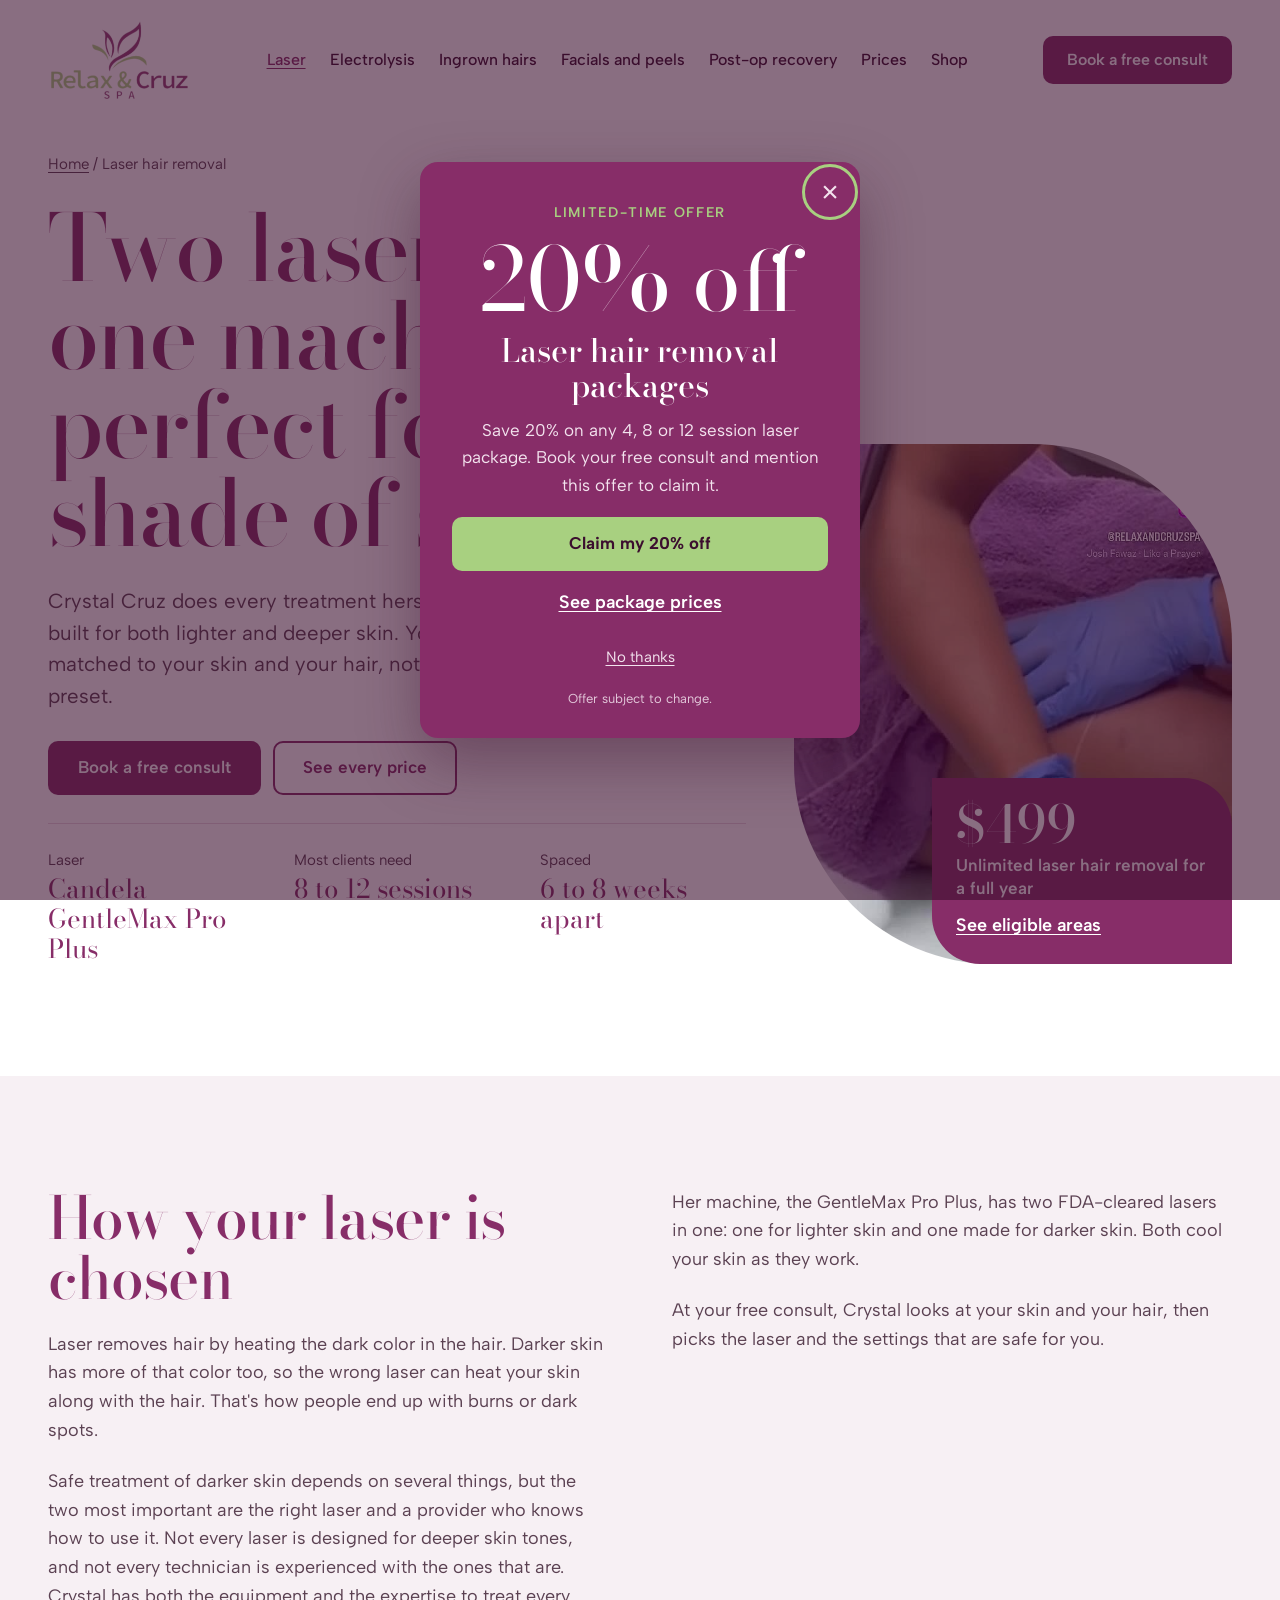
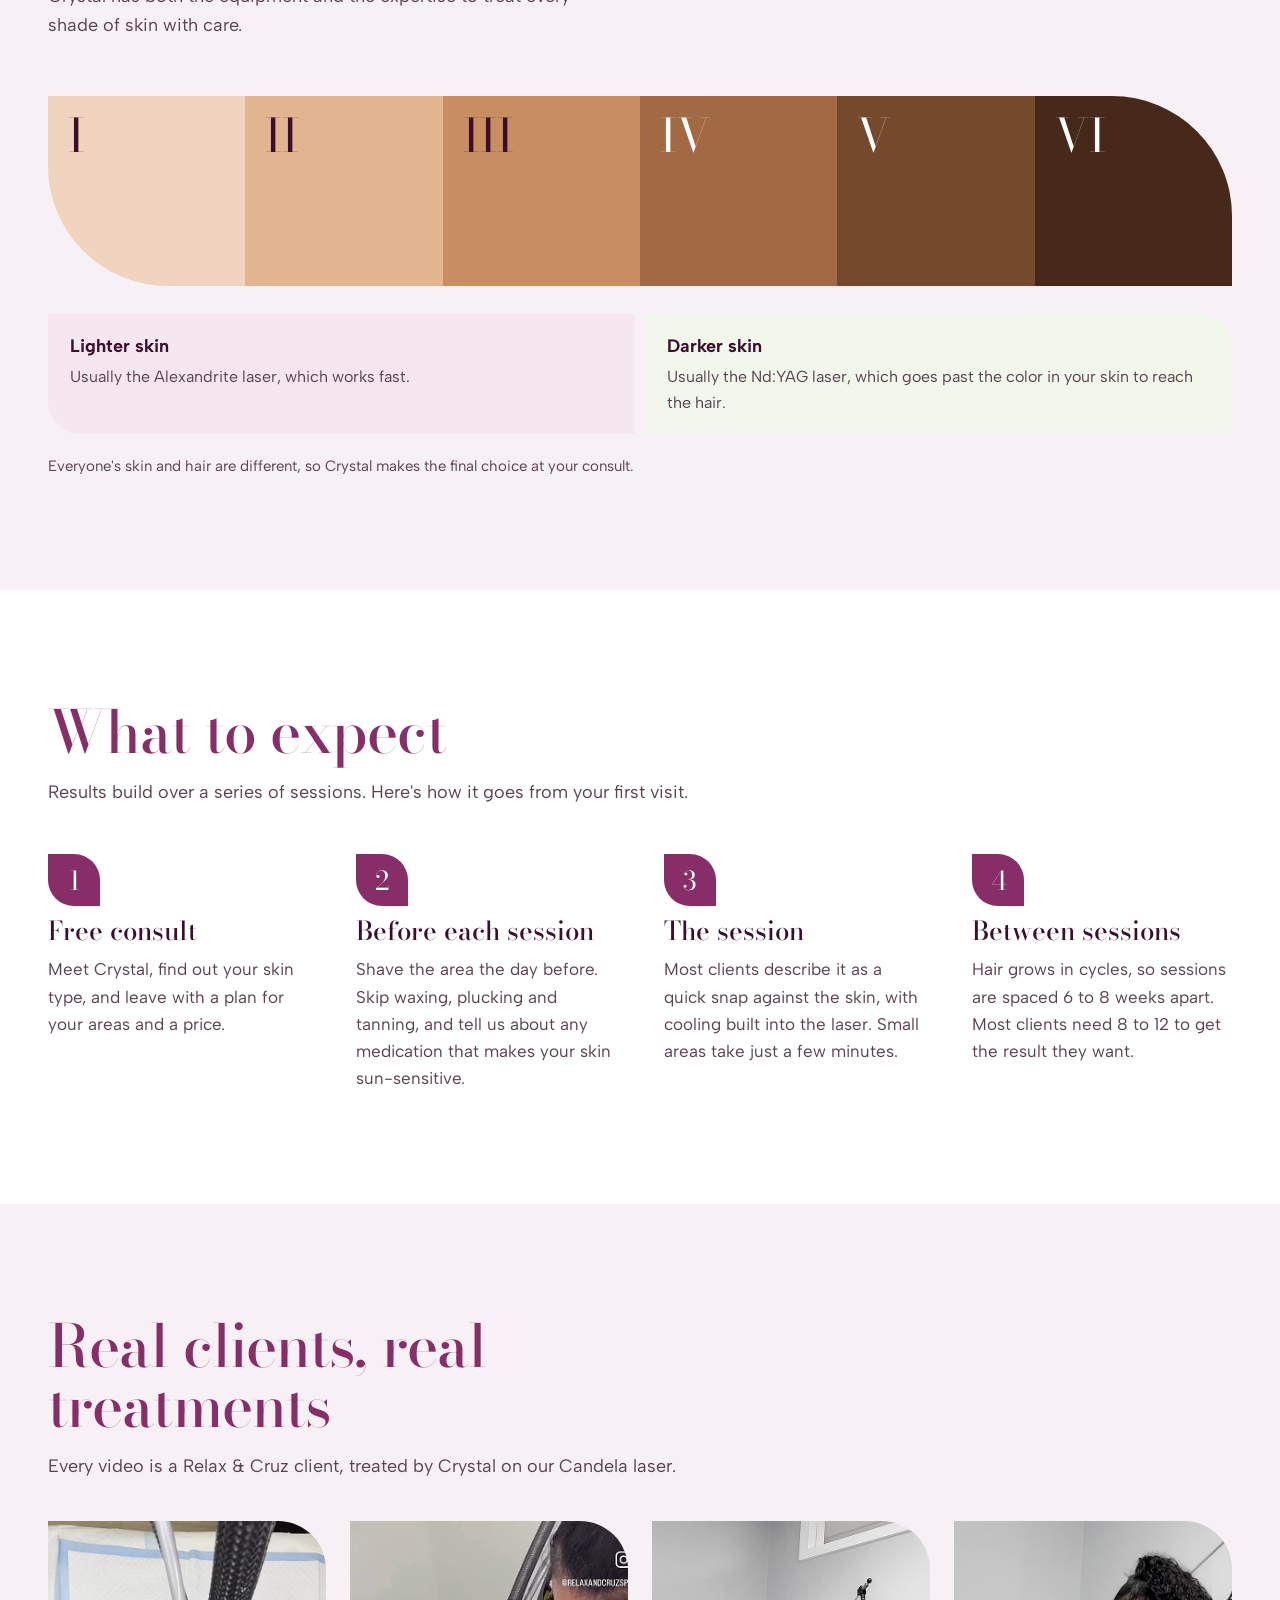
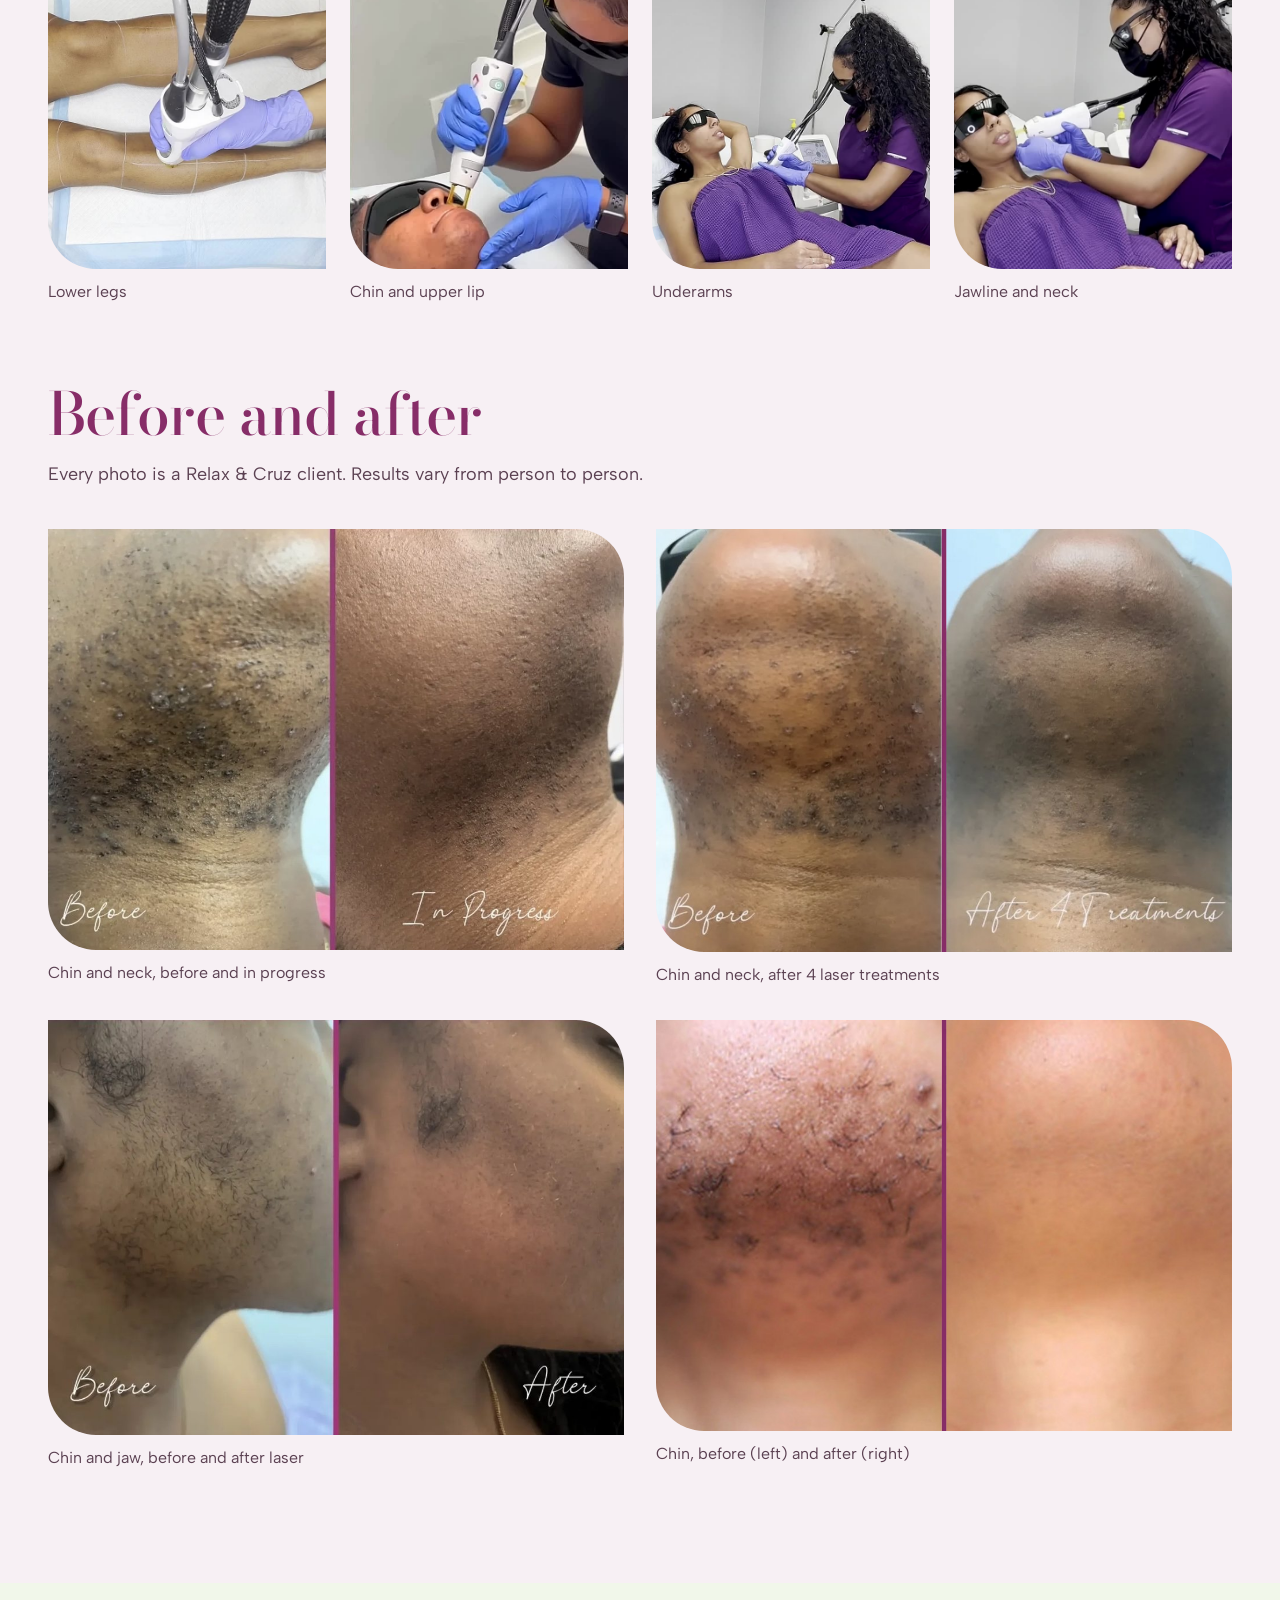
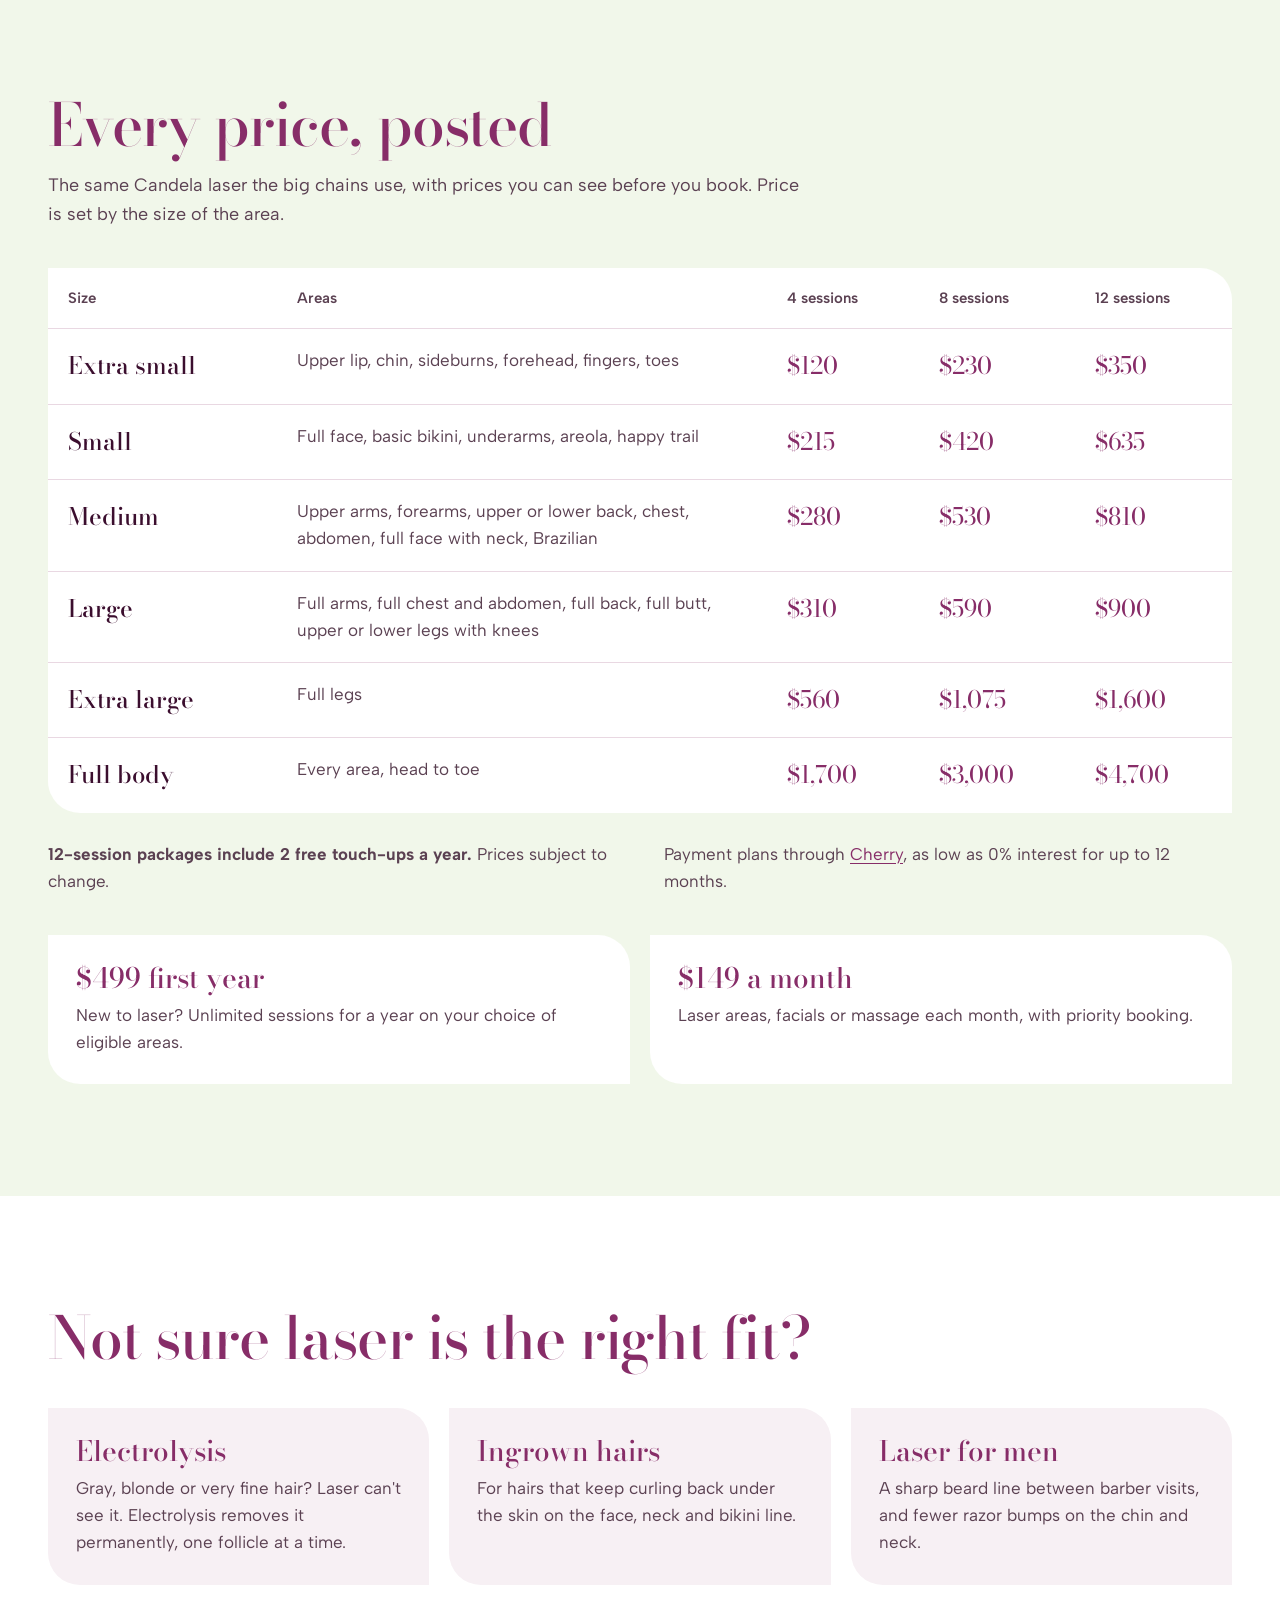
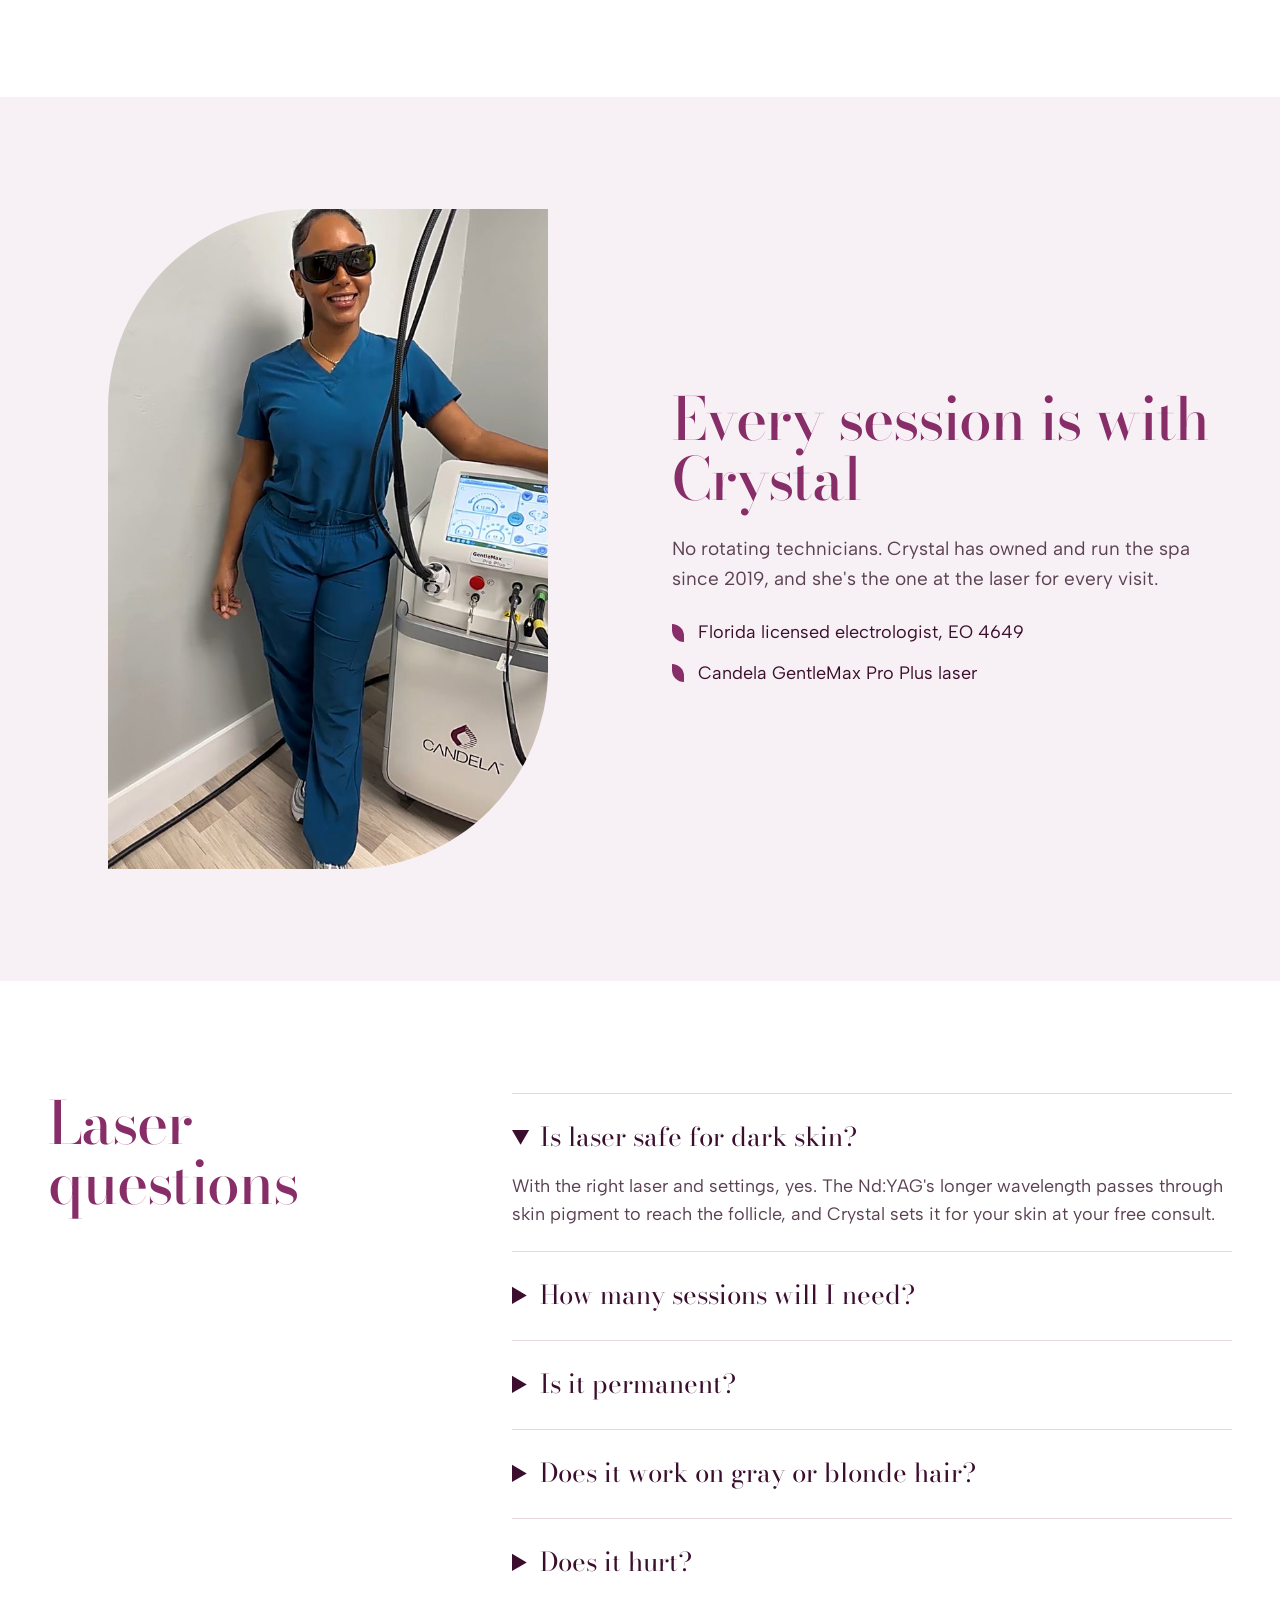
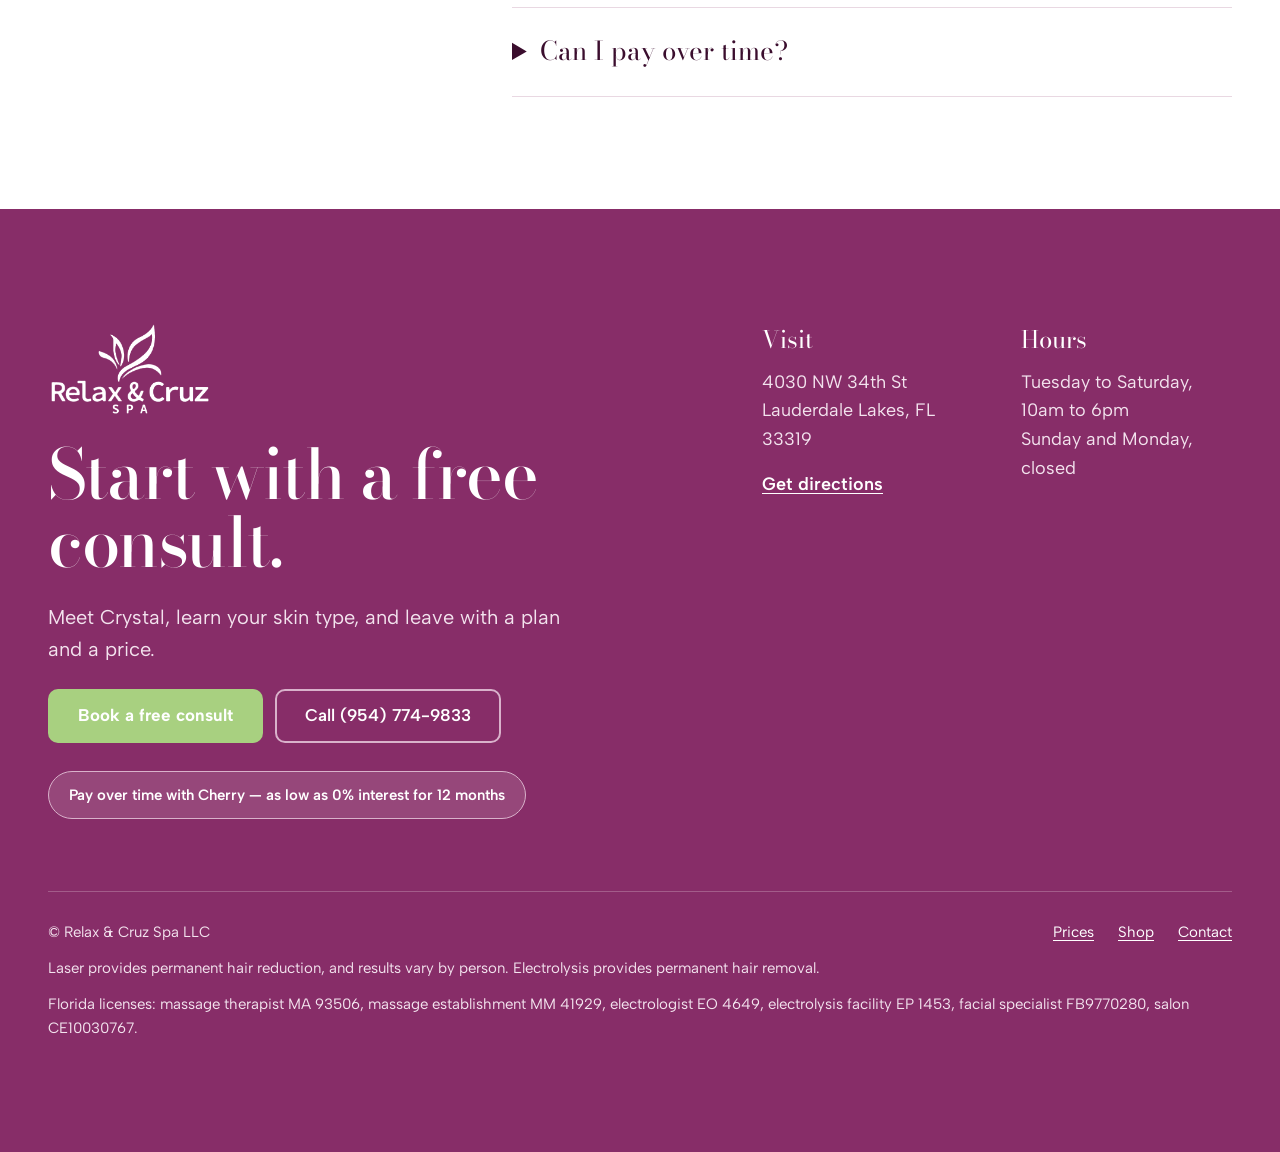
<file: laser-hair-removal/index.html>
<!doctype html>
<html lang="en">
<head>
<meta charset="utf-8">
<meta name="viewport" content="width=device-width, initial-scale=1">
<title>Laser Hair Removal for Dark Skin | Lauderdale Lakes, FL</title>
<meta name="description" content="Laser hair removal for every skin tone on the Candela GentleMax Pro Plus. Prices for every area, free consult, $499 unlimited first year.">
<link rel="canonical" href="https://www.relaxandcruzspa.com/laser-hair-removal/">
<meta property="og:type" content="website">
<meta property="og:site_name" content="Relax &amp; Cruz Spa">
<meta property="og:title" content="Laser hair removal: two lasers in one machine, perfect for every shade of skin">
<meta property="og:description" content="The same Candela laser the big chains use, set for your skin, with prices you can see before you book. Lauderdale Lakes, FL.">
<meta property="og:url" content="https://www.relaxandcruzspa.com/laser-hair-removal/">
    <meta property="og:image" content="https://www.relaxandcruzspa.com/og-image.jpg">
    <meta name="twitter:card" content="summary_large_image">
    <meta name="twitter:image" content="https://www.relaxandcruzspa.com/og-image.jpg">
<meta name="theme-color" content="#872D68">
<link rel="icon" type="image/png" href="../favicon.png">
<link rel="apple-touch-icon" href="../apple-touch-icon.png">
<link rel="preconnect" href="https://fonts.googleapis.com">
<link rel="preconnect" href="https://fonts.gstatic.com" crossorigin>
<link rel="stylesheet" href="https://fonts.googleapis.com/css2?family=Albert+Sans:wght@400;500;600;700&family=Bodoni+Moda:ital,opsz,wght@0,6..96,400..700;1,6..96,400..700&display=swap">
<link rel="stylesheet" href="../styles.css">
<script type="application/ld+json">
{
  "@context": "https://schema.org",
  "@graph": [
    {
      "@type": "Service",
      "name": "Laser hair removal",
      "serviceType": "Laser hair removal",
      "url": "https://www.relaxandcruzspa.com/laser-hair-removal/",
      "areaServed": "Lauderdale Lakes, FL",
      "provider": {
        "@type": "BeautySalon",
        "name": "Relax & Cruz Spa",
        "url": "https://www.relaxandcruzspa.com/",
        "telephone": "+1-954-774-9833",
        "address": {
          "@type": "PostalAddress",
          "streetAddress": "4030 NW 34th St",
          "addressLocality": "Lauderdale Lakes",
          "addressRegion": "FL",
          "postalCode": "33319",
          "addressCountry": "US"
        }
      }
    },
    {
      "@type": "BreadcrumbList",
      "itemListElement": [
        { "@type": "ListItem", "position": 1, "name": "Home", "item": "https://www.relaxandcruzspa.com/" },
        { "@type": "ListItem", "position": 2, "name": "Laser hair removal", "item": "https://www.relaxandcruzspa.com/laser-hair-removal/" }
      ]
    },
    {
      "@type": "FAQPage",
      "mainEntity": [
        { "@type": "Question", "name": "Is laser hair removal safe for dark skin?", "acceptedAnswer": { "@type": "Answer", "text": "With the right laser and settings, yes. The Nd:YAG laser's longer wavelength passes through skin pigment to reach the hair follicle, and Crystal sets it for your skin at your free consult." } },
        { "@type": "Question", "name": "How many laser sessions will I need?", "acceptedAnswer": { "@type": "Answer", "text": "Most clients need 8 to 12 sessions, spaced 6 to 8 weeks apart, because hair grows in cycles and laser only reaches hairs in the growing stage." } },
        { "@type": "Question", "name": "Is laser hair removal permanent?", "acceptedAnswer": { "@type": "Answer", "text": "Laser gives permanent hair reduction. Most of the hair stops growing back, and what does return is usually finer and lighter. For removal that is truly permanent, electrolysis treats one follicle at a time." } },
        { "@type": "Question", "name": "Does laser work on gray or blonde hair?", "acceptedAnswer": { "@type": "Answer", "text": "No. Laser needs pigment in the hair to work, so gray, white, blonde and red hair don't respond. Electrolysis works on any hair color." } },
        { "@type": "Question", "name": "Can I pay over time?", "acceptedAnswer": { "@type": "Answer", "text": "Yes. Payment plans are available through Cherry, as low as 0% interest for up to 12 months." } }
      ]
    }
  ]
}
</script>
</head>
<body>
<a class="skip-link" href="#main">Skip to content</a>

<header class="site-header">
  <div class="wrap header-bar">
    <a class="brand" href="../"><img src="../logo.png" alt="Relax &amp; Cruz Spa" width="276" height="162"></a>
    <nav class="nav" id="site-nav" aria-label="Main">
      <a href="./" aria-current="page">Laser</a>
      <a href="../electrolysis/">Electrolysis</a>
      <a href="../ingrown-hair/">Ingrown hairs</a>
      <a href="../facials-and-peels/">Facials and peels</a>
      <a href="../lymphatic-massage/">Post-op recovery</a>
      <a href="#prices">Prices</a>
      <a href="../shop/">Shop</a>
    </nav>
    <div class="header-actions">
      <a class="header-phone" href="tel:+19547749833">(954) 774-9833</a>
      <a class="btn btn-plum" href="https://book.squareup.com/appointments/5c3y8w34fg9goo/location/LR7VH9PK37BJG/services">Book a free consult</a>
      <button class="menu-toggle" type="button" aria-expanded="false" aria-controls="site-nav" aria-label="Open menu">
        <svg width="22" height="22" viewBox="0 0 24 24" fill="none" stroke="currentColor" stroke-width="2" stroke-linecap="round" aria-hidden="true"><path d="M4 7h16M4 12h16M4 17h16"/></svg>
      </button>
    </div>
  </div>
</header>

<main id="main">

<section class="wrap page-hero">
  <div class="hero-grid">
    <div class="hero-copy">
      <p class="crumbs"><a href="../">Home</a> / Laser hair removal</p>
      <h1 class="h1">Two lasers in one machine, perfect for every shade of skin.</h1>
      <p class="lede">Crystal Cruz does every treatment herself, on a laser built for both lighter and deeper skin. Your settings are matched to your skin and your hair, not pulled from a preset.</p>
      <div class="btn-row">
        <a class="btn btn-plum" href="https://book.squareup.com/appointments/5c3y8w34fg9goo/location/LR7VH9PK37BJG/services">Book a free consult</a>
        <a class="btn btn-outline" href="#prices">See every price</a>
      </div>
      <dl class="facts">
        <div><dt>Laser</dt><dd>Candela GentleMax Pro Plus</dd></div>
        <div><dt>Most clients need</dt><dd>8 to 12 sessions</dd></div>
        <div><dt>Spaced</dt><dd>6 to 8 weeks apart</dd></div>
      </dl>
    </div>
    <div class="hero-media">
      <div class="hero-frame hero-frame--video">
        <video class="photo leaf-lg" style="object-position: 50% 50%" src="../images/thigh-hero.mp4" poster="../images/thigh-hero.jpg" autoplay muted loop playsinline preload="metadata" aria-label="Crystal giving a client laser hair removal on her thigh"></video>
        <div class="offer-card offer-card--compact" style="border-radius: 0 48px 0 48px">
          <p class="price">$499</p>
          <p class="what">Unlimited laser hair removal for a full year</p>
          <p class="terms">First-time clients only. Choose from eligible areas like underarms, bikini line or Brazilian.</p>
          <a class="text-link" href="../#offer">See eligible areas</a>
        </div>
      </div>
    </div>
  </div>
</section>

<section id="skin" class="section bg-tint">
  <div class="wrap">
    <div class="split" style="align-items:flex-start">
      <div class="stack">
        <h2 class="h2">How your laser is chosen</h2>
        <p class="muted">Laser removes hair by heating the dark color in the hair. Darker skin has more of that color too, so the wrong laser can heat your skin along with the hair. That's how people end up with burns or dark spots.</p>
        <p class="muted">Safe treatment of darker skin depends on several things, but the two most important are the right laser and a provider who knows how to use it. Not every laser is designed for deeper skin tones, and not every technician is experienced with the ones that are. Crystal has both the equipment and the expertise to treat every shade of skin with care.</p>
      </div>
      <div class="stack">
        <p class="muted">Her machine, the GentleMax Pro Plus, has two FDA-cleared lasers in one: one for lighter skin and one made for darker skin. Both cool your skin as they work.</p>
        <p class="muted">At your free consult, Crystal looks at your skin and your hair, then picks the laser and the settings that are safe for you.</p>
      </div>
    </div>

    <div class="shades-block">
      <div class="shades leaf-md" role="img" aria-label="Six skin tones, Fitzpatrick types I to VI, all treated here">
        <div class="shade" style="background:#F1D4C0">I</div>
        <div class="shade" style="background:#E2B48F">II</div>
        <div class="shade" style="background:#C88E62">III</div>
        <div class="shade on-dark" style="background:#A26A42">IV</div>
        <div class="shade on-dark" style="background:#74492C">V</div>
        <div class="shade on-dark" style="background:#46291A">VI</div>
      </div>
      <div class="tone-key">
        <div><strong>Lighter skin</strong>Usually the Alexandrite laser, which works fast.</div>
        <div><strong>Darker skin</strong>Usually the Nd:YAG laser, which goes past the color in your skin to reach the hair.</div>
      </div>
      <p class="muted small" style="margin-top:4px">Everyone's skin and hair are different, so Crystal makes the final choice at your consult.</p>
    </div>
  </div>
</section>

<section id="process" class="section">
  <div class="wrap">
    <div class="stack" style="gap:16px; max-width:720px">
      <h2 class="h2">What to expect</h2>
      <p class="muted">Results build over a series of sessions. Here's how it goes from your first visit.</p>
    </div>
    <ol class="steps">
      <li>
        <h3>Free consult</h3>
        <p>Meet Crystal, find out your skin type, and leave with a plan for your areas and a price.</p>
      </li>
      <li>
        <h3>Before each session</h3>
        <p>Shave the area the day before. Skip waxing, plucking and tanning, and tell us about any medication that makes your skin sun-sensitive.</p>
      </li>
      <li>
        <h3>The session</h3>
        <p>Most clients describe it as a quick snap against the skin, with cooling built into the laser. Small areas take just a few minutes.</p>
      </li>
      <li>
        <h3>Between sessions</h3>
        <p>Hair grows in cycles, so sessions are spaced 6 to 8 weeks apart. Most clients need 8 to 12 to get the result they want.</p>
      </li>
    </ol>
  </div>
</section>

<section id="results" class="section bg-tint">
  <div class="wrap">
    <div class="stack" style="gap:16px; max-width:720px">
      <h2 class="h2">Real clients, real treatments</h2>
      <p class="muted">Every video is a Relax &amp; Cruz client, treated by Crystal on our Candela laser.</p>
    </div>
    <div class="results results--four">
      <figure class="result">
        <video src="../images/legs-laser.mp4" poster="../images/legs-laser.jpg" autoplay muted loop playsinline preload="metadata" aria-label="Laser hair removal on a client's lower legs"></video>
        <figcaption>Lower legs</figcaption>
      </figure>
      <figure class="result">
        <video src="../images/face-laser.mp4" poster="../images/face-laser.jpg" autoplay muted loop playsinline preload="metadata" aria-label="Laser hair removal on a client's chin and upper lip"></video>
        <figcaption>Chin and upper lip</figcaption>
      </figure>
      <figure class="result">
        <video src="../images/underarm-laser.mp4" poster="../images/underarm-laser.jpg" autoplay muted loop playsinline preload="metadata" aria-label="Laser hair removal on a client's underarm"></video>
        <figcaption>Underarms</figcaption>
      </figure>
      <figure class="result">
        <video style="object-position: 30% 50%" src="../images/jawline-laser.mp4" poster="../images/jawline-laser.jpg" autoplay muted loop playsinline preload="metadata" aria-label="Crystal giving a client laser hair removal along her jawline and neck"></video>
        <figcaption>Jawline and neck</figcaption>
      </figure>
    </div>
    <div class="stack" style="gap:16px; max-width:720px; margin-top:80px">
      <h2 class="h2">Before and after</h2>
      <p class="muted">Every photo is a Relax &amp; Cruz client. Results vary from person to person.</p>
    </div>
    <div class="results results--pairs">
      <figure class="result">
        <img src="../images/ba-chin-in-progress.jpg" alt="A woman's chin and neck covered in hair bumps before, and much clearer partway through laser" width="1000" height="730" loading="lazy">
        <figcaption>Chin and neck, before and in progress</figcaption>
      </figure>
      <figure class="result">
        <img src="../images/ba-chin-4-treatments.jpg" alt="A woman's chin and neck covered in hair bumps before, and smoother skin after 4 laser treatments" width="980" height="720" loading="lazy">
        <figcaption>Chin and neck, after 4 laser treatments</figcaption>
      </figure>
      <figure class="result">
        <img src="../images/ba-chin-women.jpg" alt="Before and after laser hair removal on a woman's chin and jaw" width="1000" height="721" loading="lazy">
        <figcaption>Chin and jaw, before and after laser</figcaption>
      </figure>
      <figure class="result">
        <img src="../images/ba-chin-dark-skin.jpg" alt="A chin with coarse dark hairs before laser, and smooth skin after" width="1008" height="720" loading="lazy">
        <figcaption>Chin, before (left) and after (right)</figcaption>
      </figure>
    </div>
  </div>
</section>

<section id="prices" class="section bg-green">
  <div class="wrap">
    <div class="stack" style="gap:16px; max-width:760px">
      <h2 class="h2">Every price, posted</h2>
      <p class="muted">The same Candela laser the big chains use, with prices you can see before you book. Price is set by the size of the area.</p>
    </div>
    <div class="table-scroll leaf-sm">
      <table class="price-table">
        <caption class="sr-only">Laser hair removal package prices by area size</caption>
        <thead>
          <tr><th scope="col">Size</th><th scope="col">Areas</th><th scope="col">4 sessions</th><th scope="col">8 sessions</th><th scope="col">12 sessions</th></tr>
        </thead>
        <tbody>
          <tr><th scope="row">Extra small</th><td class="areas">Upper lip, chin, sideburns, forehead, fingers, toes</td><td class="num" data-label="4 sessions">$120</td><td class="num" data-label="8 sessions">$230</td><td class="num" data-label="12 sessions">$350</td></tr>
          <tr><th scope="row">Small</th><td class="areas">Full face, basic bikini, underarms, areola, happy trail</td><td class="num" data-label="4 sessions">$215</td><td class="num" data-label="8 sessions">$420</td><td class="num" data-label="12 sessions">$635</td></tr>
          <tr><th scope="row">Medium</th><td class="areas">Upper arms, forearms, upper or lower back, chest, abdomen, full face with neck, Brazilian</td><td class="num" data-label="4 sessions">$280</td><td class="num" data-label="8 sessions">$530</td><td class="num" data-label="12 sessions">$810</td></tr>
          <tr><th scope="row">Large</th><td class="areas">Full arms, full chest and abdomen, full back, full butt, upper or lower legs with knees</td><td class="num" data-label="4 sessions">$310</td><td class="num" data-label="8 sessions">$590</td><td class="num" data-label="12 sessions">$900</td></tr>
          <tr><th scope="row">Extra large</th><td class="areas">Full legs</td><td class="num" data-label="4 sessions">$560</td><td class="num" data-label="8 sessions">$1,075</td><td class="num" data-label="12 sessions">$1,600</td></tr>
          <tr><th scope="row">Full body</th><td class="areas">Every area, head to toe</td><td class="num" data-label="4 sessions">$1,700</td><td class="num" data-label="8 sessions">$3,000</td><td class="num" data-label="12 sessions">$4,700</td></tr>
        </tbody>
      </table>
    </div>
    <div class="price-notes">
      <p class="muted" style="font-size:17px"><strong>12-session packages include 2 free touch-ups a year.</strong> Prices subject to change.</p>
      <p class="muted" style="font-size:17px">Payment plans through <a href="https://pay.withcherry.com/relaxandcruzspa-llc">Cherry</a>, as low as 0% interest for up to 12 months.</p>
    </div>
    <div class="cross-links">
      <a class="leaf-sm" href="../#offer" style="background:var(--white)"><strong>$499 first year</strong><span>New to laser? Unlimited sessions for a year on your choice of eligible areas.</span></a>
      <a class="leaf-sm" href="../#membership" style="background:var(--white)"><strong>$149 a month</strong><span>Laser areas, facials or massage each month, with priority booking.</span></a>
    </div>
  </div>
</section>

<section class="section">
  <div class="wrap">
    <h2 class="h2">Not sure laser is the right fit?</h2>
    <div class="cross-links">
      <a class="leaf-sm" href="../electrolysis/"><strong>Electrolysis</strong><span>Gray, blonde or very fine hair? Laser can't see it. Electrolysis removes it permanently, one follicle at a time.</span></a>
      <a class="leaf-sm" href="../ingrown-hair/"><strong>Ingrown hairs</strong><span>For hairs that keep curling back under the skin on the face, neck and bikini line.</span></a>
      <a class="leaf-sm" href="../laser-for-men/"><strong>Laser for men</strong><span>A sharp beard line between barber visits, and fewer razor bumps on the chin and neck.</span></a>
    </div>
  </div>
</section>

<section class="section bg-tint">
  <div class="wrap split">
    <div>
      <img class="photo leaf-rev about-frame about-video" style="object-position: 50% 0%" src="../images/crystal-bio.jpg" alt="Crystal Cruz beside the spa's Candela GentleMax Pro Plus laser" width="720" height="956" loading="lazy">
    </div>
    <div class="stack" style="gap:24px">
      <h2 class="h2">Every session is with Crystal</h2>
      <p class="muted" style="font-size:19px; max-width:540px">No rotating technicians. Crystal has owned and run the spa since 2019, and she's the one at the laser for every visit.</p>
      <ul class="creds">
        <li>Florida licensed electrologist, EO 4649</li>
        <li>Candela GentleMax Pro Plus laser</li>
      </ul>
    </div>
  </div>
</section>

<section class="section">
  <div class="wrap faq">
    <h2 class="h2">Laser questions</h2>
    <div class="faq-list">
      <details open>
        <summary>Is laser safe for dark skin?</summary>
        <p>With the right laser and settings, yes. The Nd:YAG's longer wavelength passes through skin pigment to reach the follicle, and Crystal sets it for your skin at your free consult.</p>
      </details>
      <details>
        <summary>How many sessions will I need?</summary>
        <p>Most clients need 8 to 12 sessions, spaced 6 to 8 weeks apart. Hair grows in cycles, and laser only reaches the hairs that are in their growing stage at each visit.</p>
      </details>
      <details>
        <summary>Is it permanent?</summary>
        <p>Laser gives permanent hair reduction. Most of the hair stops growing back, and what does return is usually finer and lighter. Results vary by person. For removal that's truly permanent, <a href="../electrolysis/">electrolysis</a> treats one follicle at a time.</p>
      </details>
      <details>
        <summary>Does it work on gray or blonde hair?</summary>
        <p>No. Laser needs pigment in the hair, so gray, white, blonde and red hair don't respond. Electrolysis works on any hair color.</p>
      </details>
      <details>
        <summary>Does it hurt?</summary>
        <p>Most clients describe it as a quick snap against the skin. The laser cools the skin as it works, and small areas are done in minutes.</p>
      </details>
      <details>
        <summary>Can I pay over time?</summary>
        <p>Yes. Payment plans are available through Cherry, as low as 0% interest for up to 12 months.</p>
      </details>
    </div>
  </div>
</section>

<section id="book" class="section bg-plum">
  <div class="wrap">
    <div class="book-grid">
      <div class="stack" style="gap:24px">
        <img src="../logo-white.png" alt="" width="276" height="162" style="height:96px; width:auto; align-self:flex-start">
        <h2 class="book-title">Start with a free consult.</h2>
        <p class="on-plum" style="font-size:20px; max-width:520px">Meet Crystal, learn your skin type, and leave with a plan and a price.</p>
        <div class="btn-row">
          <a class="btn btn-leaf" href="https://book.squareup.com/appointments/5c3y8w34fg9goo/location/LR7VH9PK37BJG/services">Book a free consult</a>
          <a class="btn btn-ghost" href="tel:+19547749833">Call (954) 774-9833</a>
        </div>
          <a class="cherry-note" href="https://pay.withcherry.com/relaxandcruzspa-llc">Pay over time with Cherry — as low as 0% interest for 12 months</a>
      </div>
      <div>
        <div class="info">
          <p class="info-title">Visit</p>
          <p class="on-plum">4030 NW 34th St<br>Lauderdale Lakes, FL 33319</p>
          <a class="text-link" href="https://www.google.com/maps/dir/?api=1&amp;destination=4030+NW+34th+St+Lauderdale+Lakes+FL+33319">Get directions</a>
        </div>
        <div class="info">
          <p class="info-title">Hours</p>
          <p class="on-plum">Tuesday to Saturday, 10am to 6pm<br>Sunday and Monday, closed</p>
        </div>
      </div>
    </div>
    <footer class="site-footer">
      <p>© Relax &amp; Cruz Spa LLC</p>
      <nav aria-label="Footer">
        <a href="../#prices">Prices</a>
        <a href="../shop/">Shop</a>
        <a href="../contact/">Contact</a>
      </nav>
      <p class="legal">Laser provides permanent hair reduction, and results vary by person. Electrolysis provides permanent hair removal.</p>
      <p class="legal">Florida licenses: massage therapist MA 93506, massage establishment MM 41929, electrologist EO 4649, electrolysis facility EP 1453, facial specialist FB9770280, salon CE10030767.</p>
    </footer>
  </div>
</section>

</main>

<div class="mobile-bar">
  <a class="btn btn-outline" href="tel:+19547749833">Call</a>
  <a class="btn btn-plum" href="https://book.squareup.com/appointments/5c3y8w34fg9goo/location/LR7VH9PK37BJG/services">Book a free consult</a>
</div>

<script src="../main.js" defer></script>
</body>
</html>
</file>
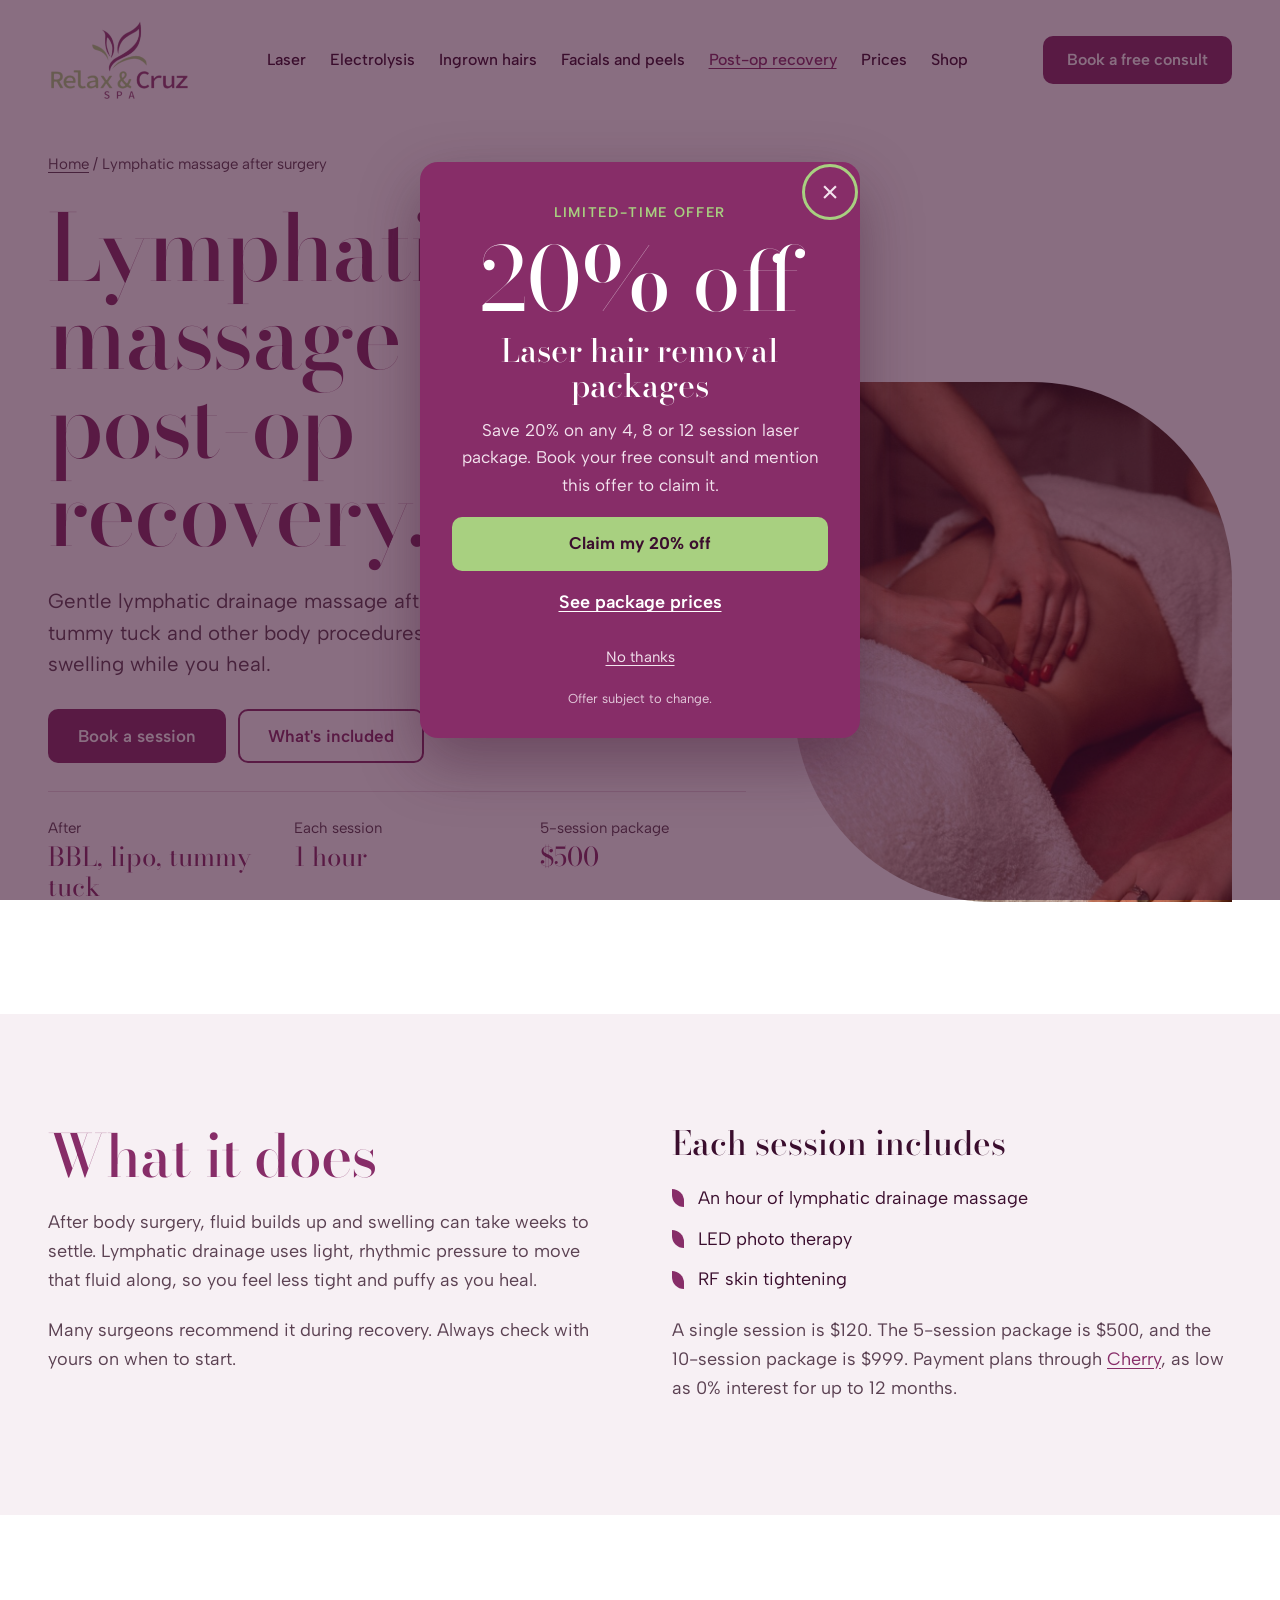
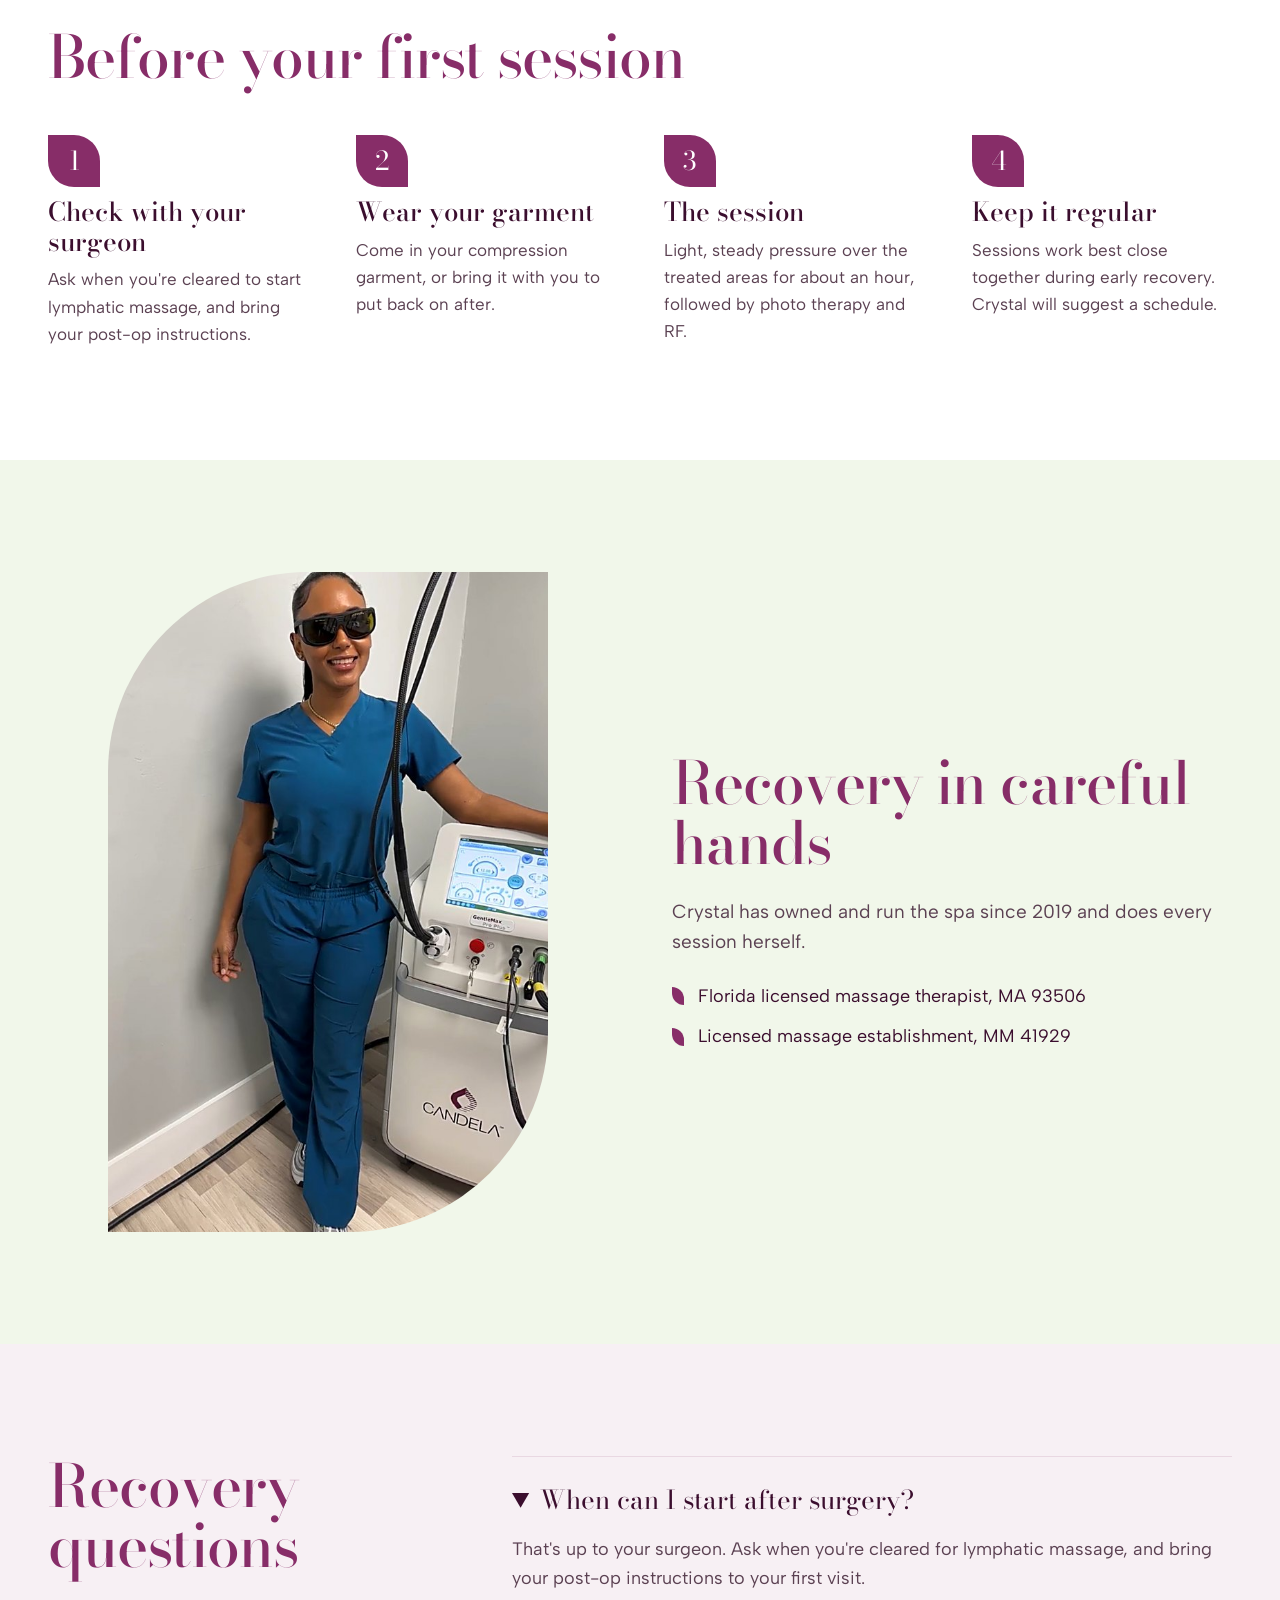
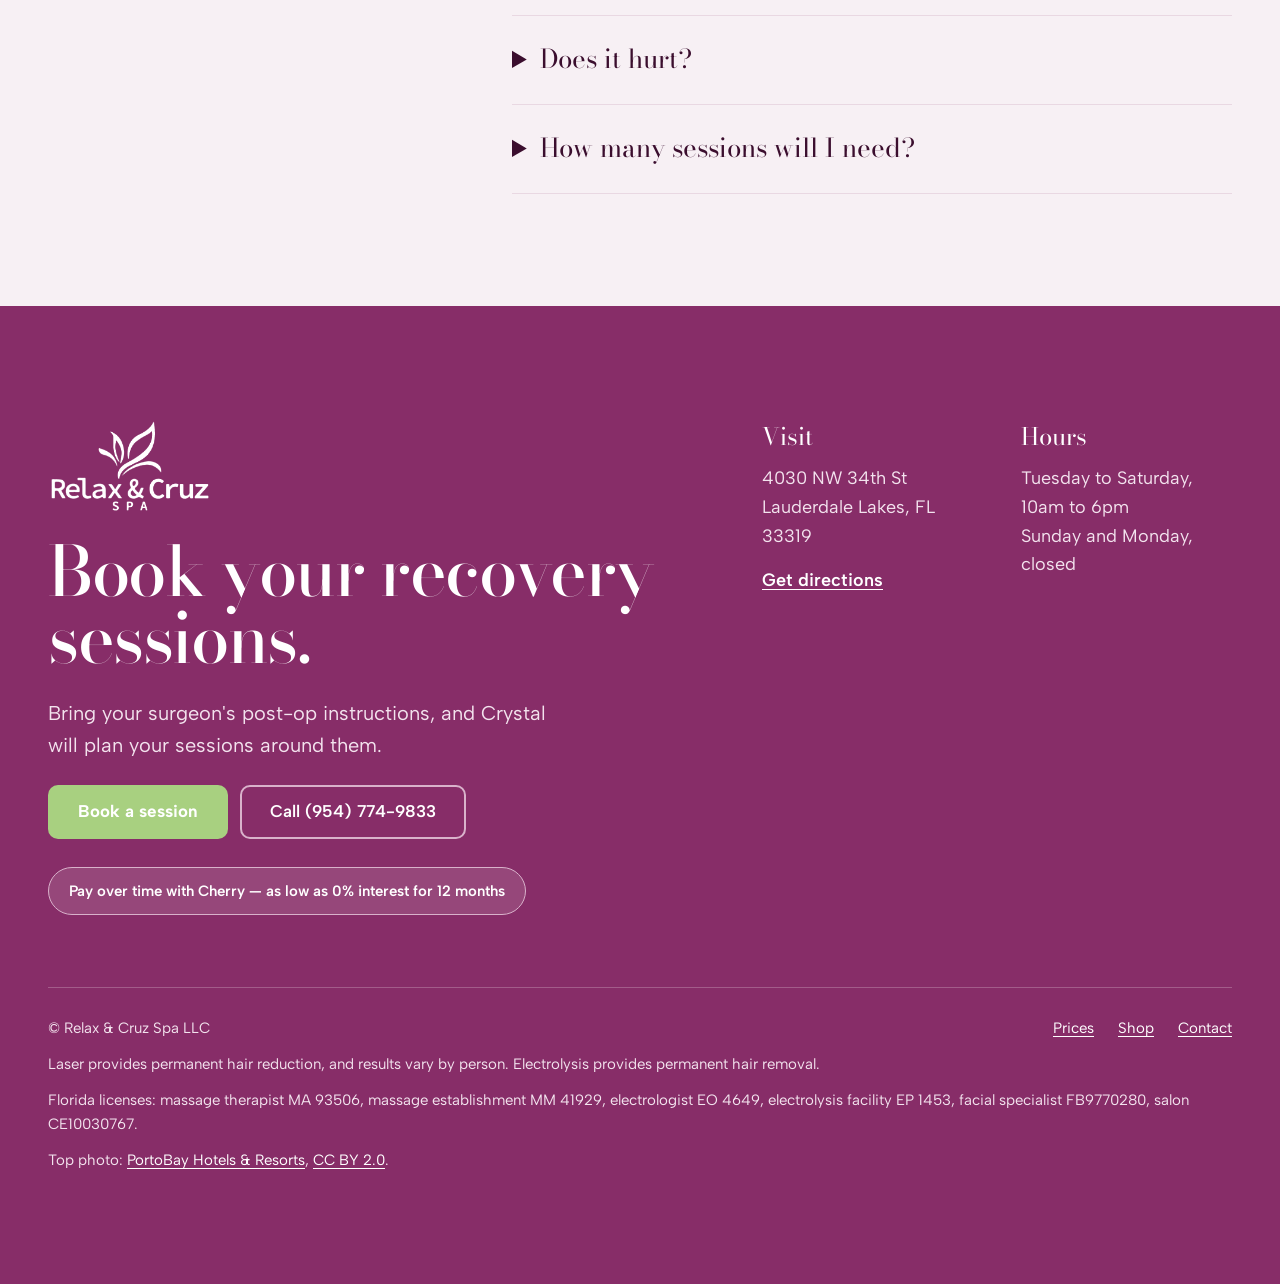
<file: lymphatic-massage/index.html>
<!doctype html>
<html lang="en">
<head>
<meta charset="utf-8">
<meta name="viewport" content="width=device-width, initial-scale=1">
<title>Lymphatic Massage After BBL &amp; Lipo | Lauderdale Lakes, FL</title>
<meta name="description" content="Post-op lymphatic drainage massage after BBL, lipo and tummy tuck in Lauderdale Lakes, FL, with LED and RF skin tightening. 5 sessions for $500.">
<link rel="canonical" href="https://www.relaxandcruzspa.com/lymphatic-massage/">
<meta property="og:type" content="website">
<meta property="og:site_name" content="Relax &amp; Cruz Spa">
<meta property="og:title" content="Lymphatic massage for post-op recovery">
<meta property="og:description" content="Gentle lymphatic drainage after BBL, lipo and tummy tuck, to help with swelling as you heal. Lauderdale Lakes, FL.">
<meta property="og:url" content="https://www.relaxandcruzspa.com/lymphatic-massage/">
    <meta property="og:image" content="https://www.relaxandcruzspa.com/og-image.jpg">
    <meta name="twitter:card" content="summary_large_image">
    <meta name="twitter:image" content="https://www.relaxandcruzspa.com/og-image.jpg">
<meta name="theme-color" content="#872D68">
<link rel="icon" type="image/png" href="../favicon.png">
<link rel="apple-touch-icon" href="../apple-touch-icon.png">
<link rel="preconnect" href="https://fonts.googleapis.com">
<link rel="preconnect" href="https://fonts.gstatic.com" crossorigin>
<link rel="stylesheet" href="https://fonts.googleapis.com/css2?family=Albert+Sans:wght@400;500;600;700&family=Bodoni+Moda:ital,opsz,wght@0,6..96,400..700;1,6..96,400..700&display=swap">
<link rel="stylesheet" href="../styles.css">
<script type="application/ld+json">
{
  "@context": "https://schema.org",
  "@graph": [
    {
      "@type": "Service",
      "name": "Post-op lymphatic drainage massage",
      "serviceType": "Post-op lymphatic drainage massage",
      "url": "https://www.relaxandcruzspa.com/lymphatic-massage/",
      "areaServed": "Lauderdale Lakes, FL",
      "provider": {
        "@type": "BeautySalon",
        "name": "Relax & Cruz Spa",
        "url": "https://www.relaxandcruzspa.com/",
        "telephone": "+1-954-774-9833",
        "address": {
          "@type": "PostalAddress",
          "streetAddress": "4030 NW 34th St",
          "addressLocality": "Lauderdale Lakes",
          "addressRegion": "FL",
          "postalCode": "33319",
          "addressCountry": "US"
        }
      }
    },
    {
      "@type": "BreadcrumbList",
      "itemListElement": [
        {
          "@type": "ListItem",
          "position": 1,
          "name": "Home",
          "item": "https://www.relaxandcruzspa.com/"
        },
        {
          "@type": "ListItem",
          "position": 2,
          "name": "Lymphatic massage after surgery",
          "item": "https://www.relaxandcruzspa.com/lymphatic-massage/"
        }
      ]
    },
    {
      "@type": "FAQPage",
      "mainEntity": [
        {
          "@type": "Question",
          "name": "When can I start after surgery?",
          "acceptedAnswer": {
            "@type": "Answer",
            "text": "That's up to your surgeon. Ask when you're cleared for lymphatic massage, and bring your post-op instructions to your first visit."
          }
        },
        {
          "@type": "Question",
          "name": "Does it hurt?",
          "acceptedAnswer": {
            "@type": "Answer",
            "text": "It shouldn't. Lymphatic drainage uses light pressure, and Crystal works gently around healing areas."
          }
        },
        {
          "@type": "Question",
          "name": "How many sessions will I need?",
          "acceptedAnswer": {
            "@type": "Answer",
            "text": "It depends on your procedure and how you're healing. Many clients start with the 5-session package and add more if needed."
          }
        }
      ]
    }
  ]
}
</script>
</head>
<body>
<a class="skip-link" href="#main">Skip to content</a>

<header class="site-header">
  <div class="wrap header-bar">
    <a class="brand" href="../"><img src="../logo.png" alt="Relax &amp; Cruz Spa" width="276" height="162"></a>
    <nav class="nav" id="site-nav" aria-label="Main">
      <a href="../laser-hair-removal/">Laser</a>
      <a href="../electrolysis/">Electrolysis</a>
      <a href="../ingrown-hair/">Ingrown hairs</a>
      <a href="../facials-and-peels/">Facials and peels</a>
      <a href="./" aria-current="page">Post-op recovery</a>
      <a href="../#prices">Prices</a>
      <a href="../shop/">Shop</a>
    </nav>
    <div class="header-actions">
      <a class="header-phone" href="tel:+19547749833">(954) 774-9833</a>
      <a class="btn btn-plum" href="https://book.squareup.com/appointments/5c3y8w34fg9goo/location/LR7VH9PK37BJG/services">Book a free consult</a>
      <button class="menu-toggle" type="button" aria-expanded="false" aria-controls="site-nav" aria-label="Open menu">
        <svg width="22" height="22" viewBox="0 0 24 24" fill="none" stroke="currentColor" stroke-width="2" stroke-linecap="round" aria-hidden="true"><path d="M4 7h16M4 12h16M4 17h16"/></svg>
      </button>
    </div>
  </div>
</header>

<main id="main">

<section class="wrap page-hero">
  <div class="hero-grid">
    <div class="hero-copy">
      <p class="crumbs"><a href="../">Home</a> / Lymphatic massage after surgery</p>
      <h1 class="h1">Lymphatic massage for post-op recovery.</h1>
      <p class="lede">Gentle lymphatic drainage massage after BBL, lipo, tummy tuck and other body procedures, to help with swelling while you heal.</p>
      <div class="btn-row">
        <a class="btn btn-plum" href="https://book.squareup.com/appointments/5c3y8w34fg9goo/location/LR7VH9PK37BJG/services">Book a session</a>
        <a class="btn btn-outline" href="#included">What's included</a>
      </div>
      <dl class="facts">
        <div><dt>After</dt><dd>BBL, lipo, tummy tuck</dd></div>
        <div><dt>Each session</dt><dd>1 hour</dd></div>
        <div><dt>5-session package</dt><dd>$500</dd></div>
      </dl>
    </div>
    <div class="hero-media">
      <div class="hero-frame">
        <img class="photo leaf-lg" style="object-position: 50% 45%" src="../images/mld-hero.jpg" alt="A therapist's hands giving gentle lymphatic drainage massage on a client's abdomen" width="900" height="1350">
      </div>
    </div>
  </div>
</section>

<section id="included" class="section bg-tint">
  <div class="wrap split" style="align-items:flex-start">
    <div class="stack">
      <h2 class="h2">What it does</h2>
      <p class="muted">After body surgery, fluid builds up and swelling can take weeks to settle. Lymphatic drainage uses light, rhythmic pressure to move that fluid along, so you feel less tight and puffy as you heal.</p>
      <p class="muted">Many surgeons recommend it during recovery. Always check with yours on when to start.</p>
    </div>
    <div class="stack">
      <h3 class="h3" style="font-size:clamp(26px, 2.6vw, 34px)">Each session includes</h3>
      <ul class="creds">
        <li>An hour of lymphatic drainage massage</li>
        <li>LED photo therapy</li>
        <li>RF skin tightening</li>
      </ul>
      <p class="muted">A single session is $120. The 5-session package is $500, and the 10-session package is $999. Payment plans through <a href="https://pay.withcherry.com/relaxandcruzspa-llc">Cherry</a>, as low as 0% interest for up to 12 months.</p>
    </div>
  </div>
</section>

<section class="section">
  <div class="wrap">
    <div class="stack" style="gap:16px; max-width:720px">
      <h2 class="h2">Before your first session</h2>
    </div>
    <ol class="steps">
      <li><h3>Check with your surgeon</h3><p>Ask when you're cleared to start lymphatic massage, and bring your post-op instructions.</p></li>
      <li><h3>Wear your garment</h3><p>Come in your compression garment, or bring it with you to put back on after.</p></li>
      <li><h3>The session</h3><p>Light, steady pressure over the treated areas for about an hour, followed by photo therapy and RF.</p></li>
      <li><h3>Keep it regular</h3><p>Sessions work best close together during early recovery. Crystal will suggest a schedule.</p></li>
    </ol>
  </div>
</section>

<section class="section bg-green">
  <div class="wrap split">
    <div>
      <img class="photo leaf-rev about-frame about-video" style="object-position: 50% 0%" src="../images/crystal-bio.jpg" alt="Crystal Cruz beside the spa's Candela GentleMax Pro Plus laser" width="720" height="956" loading="lazy">
    </div>
    <div class="stack" style="gap:24px">
      <h2 class="h2">Recovery in careful hands</h2>
      <p class="muted" style="font-size:19px; max-width:540px">Crystal has owned and run the spa since 2019 and does every session herself.</p>
      <ul class="creds">
        <li>Florida licensed massage therapist, MA 93506</li>
        <li>Licensed massage establishment, MM 41929</li>
      </ul>
    </div>
  </div>
</section>

<section class="section bg-tint">
  <div class="wrap faq">
    <h2 class="h2">Recovery questions</h2>
    <div class="faq-list">
      <details open>
        <summary>When can I start after surgery?</summary>
        <p>That's up to your surgeon. Ask when you're cleared for lymphatic massage, and bring your post-op instructions to your first visit.</p>
      </details>
      <details>
        <summary>Does it hurt?</summary>
        <p>It shouldn't. Lymphatic drainage uses light pressure, and Crystal works gently around healing areas.</p>
      </details>
      <details>
        <summary>How many sessions will I need?</summary>
        <p>It depends on your procedure and how you're healing. Many clients start with the 5-session package and add more if needed.</p>
      </details>
    </div>
  </div>
</section>

<section id="book" class="section bg-plum">
  <div class="wrap">
    <div class="book-grid">
      <div class="stack" style="gap:24px">
        <img src="../logo-white.png" alt="" width="276" height="162" style="height:96px; width:auto; align-self:flex-start">
        <h2 class="book-title">Book your recovery sessions.</h2>
        <p class="on-plum" style="font-size:20px; max-width:520px">Bring your surgeon's post-op instructions, and Crystal will plan your sessions around them.</p>
        <div class="btn-row">
          <a class="btn btn-leaf" href="https://book.squareup.com/appointments/5c3y8w34fg9goo/location/LR7VH9PK37BJG/services">Book a session</a>
          <a class="btn btn-ghost" href="tel:+19547749833">Call (954) 774-9833</a>
        </div>
          <a class="cherry-note" href="https://pay.withcherry.com/relaxandcruzspa-llc">Pay over time with Cherry — as low as 0% interest for 12 months</a>
      </div>
      <div>
        <div class="info">
          <p class="info-title">Visit</p>
          <p class="on-plum">4030 NW 34th St<br>Lauderdale Lakes, FL 33319</p>
          <a class="text-link" href="https://www.google.com/maps/dir/?api=1&amp;destination=4030+NW+34th+St+Lauderdale+Lakes+FL+33319">Get directions</a>
        </div>
        <div class="info">
          <p class="info-title">Hours</p>
          <p class="on-plum">Tuesday to Saturday, 10am to 6pm<br>Sunday and Monday, closed</p>
        </div>
      </div>
    </div>
    <footer class="site-footer">
      <p>© Relax &amp; Cruz Spa LLC</p>
      <nav aria-label="Footer">
        <a href="../#prices">Prices</a>
        <a href="../shop/">Shop</a>
        <a href="../contact/">Contact</a>
      </nav>
      <p class="legal">Laser provides permanent hair reduction, and results vary by person. Electrolysis provides permanent hair removal.</p>
      <p class="legal">Florida licenses: massage therapist MA 93506, massage establishment MM 41929, electrologist EO 4649, electrolysis facility EP 1453, facial specialist FB9770280, salon CE10030767.</p>
      <p class="legal">Top photo: <a href="https://www.flickr.com/photos/portobaytrade/5515310882" target="_blank" rel="noopener">PortoBay Hotels &amp; Resorts</a>, <a href="https://creativecommons.org/licenses/by/2.0/" target="_blank" rel="noopener">CC BY 2.0</a>.</p>
    </footer>
  </div>
</section>

</main>

<div class="mobile-bar">
  <a class="btn btn-outline" href="tel:+19547749833">Call</a>
  <a class="btn btn-plum" href="https://book.squareup.com/appointments/5c3y8w34fg9goo/location/LR7VH9PK37BJG/services">Book a session</a>
</div>

<script src="../main.js" defer></script>
</body>
</html>
</file>
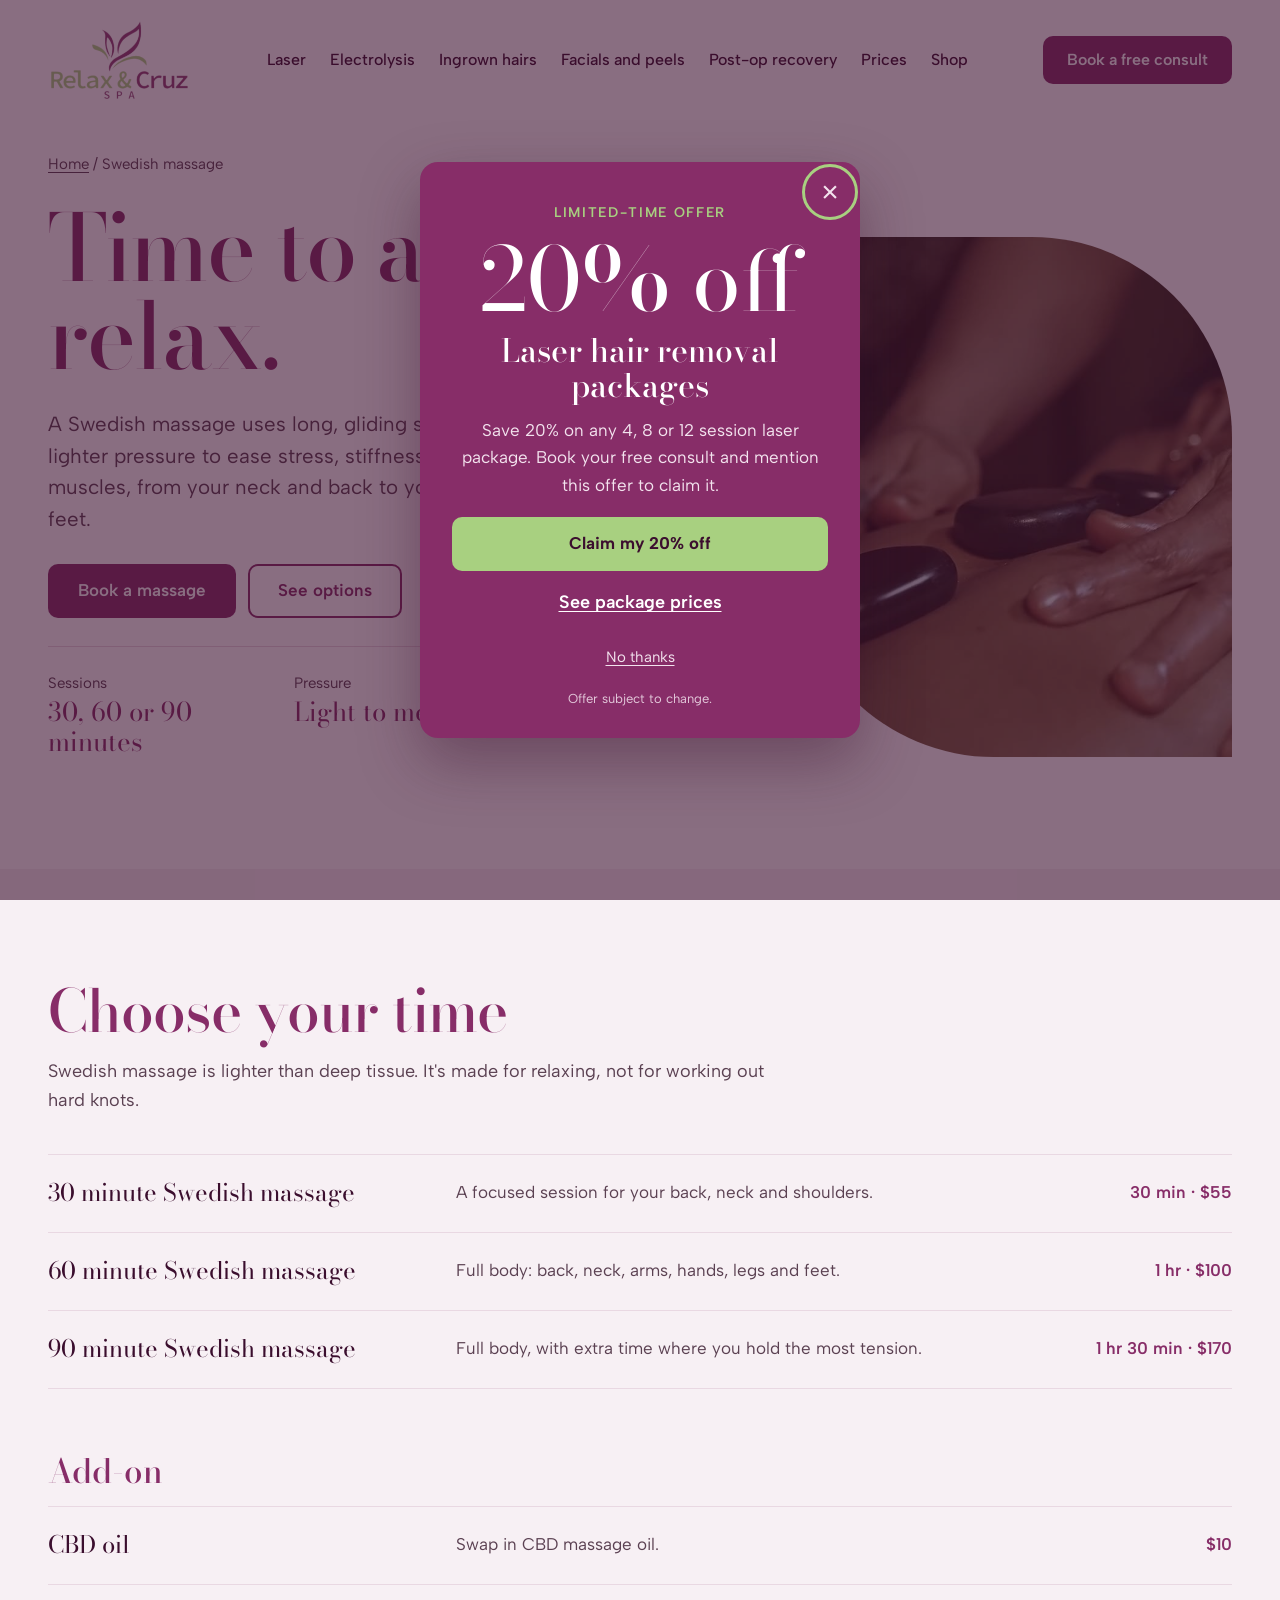
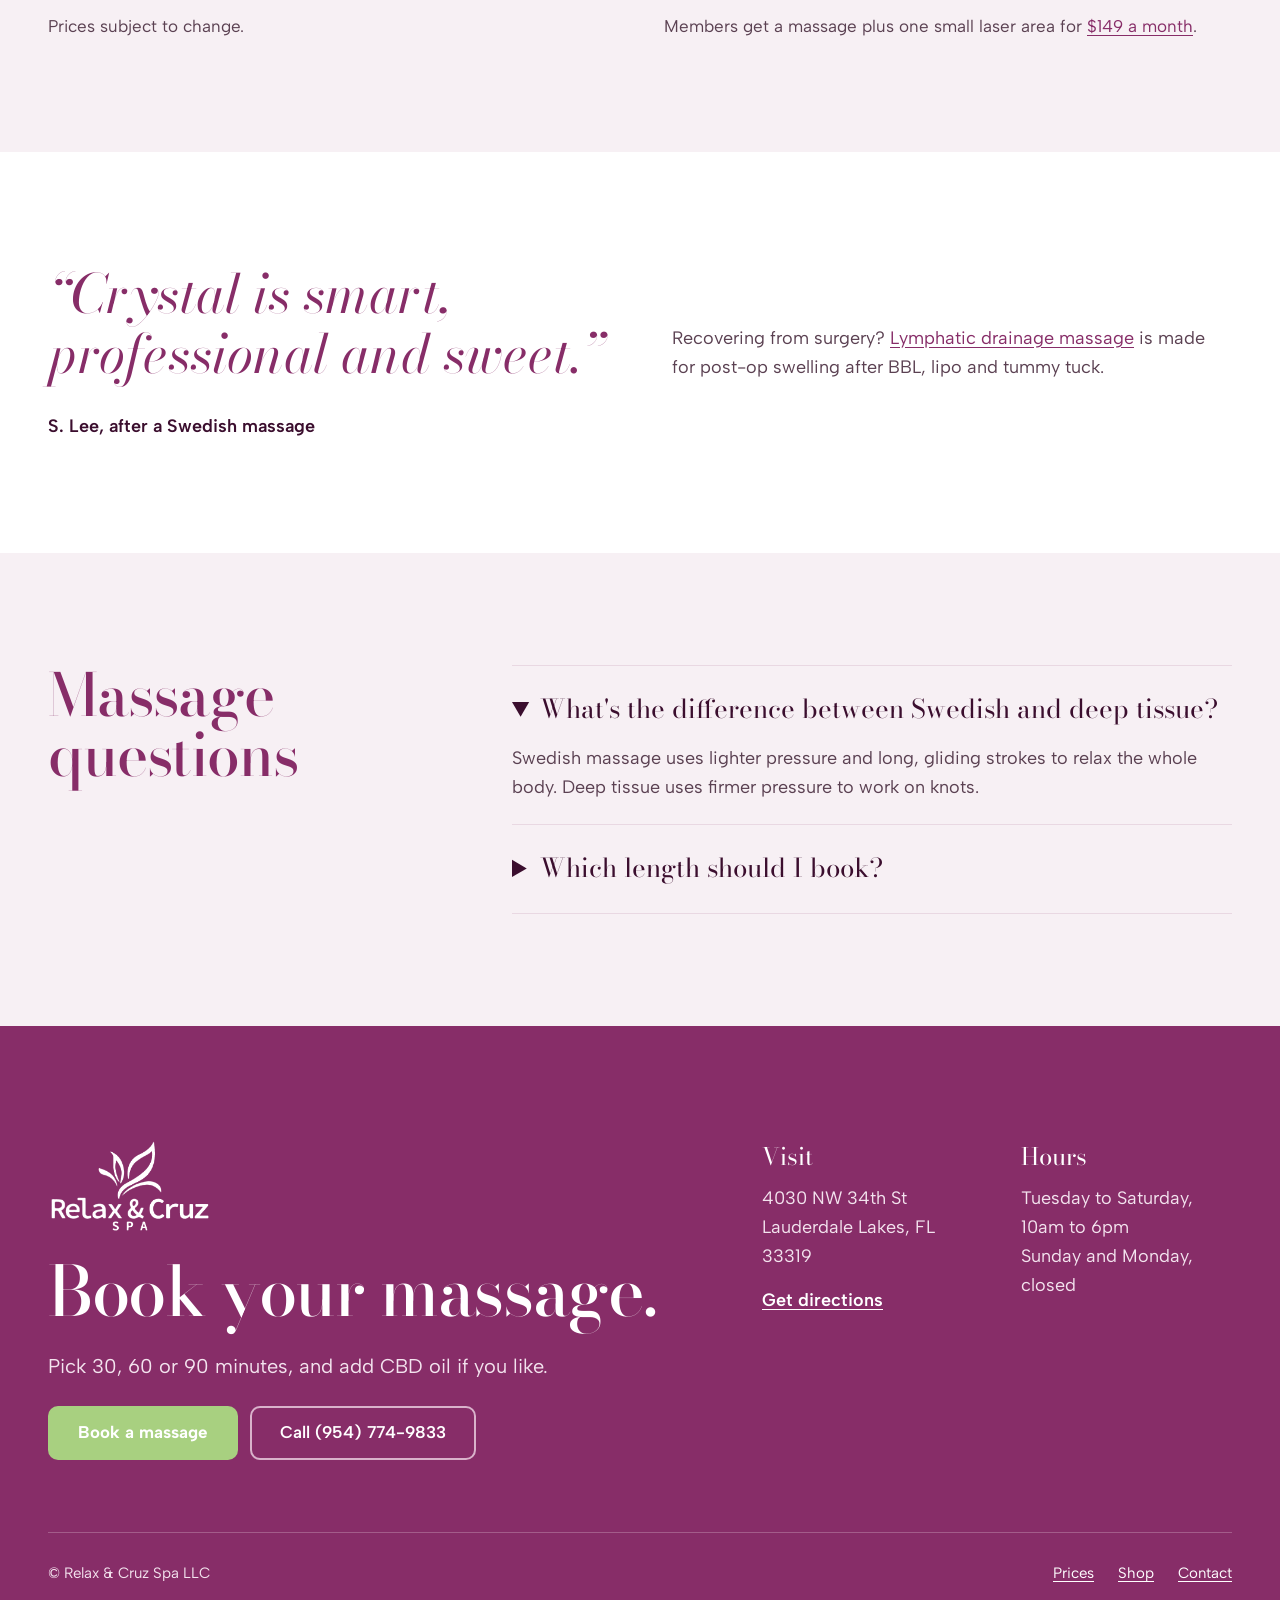
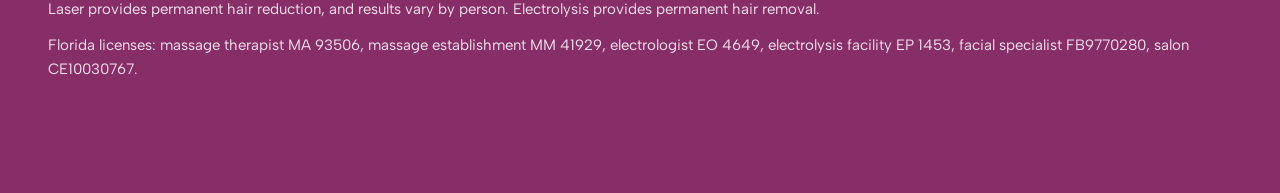
<file: massage/index.html>
<!doctype html>
<html lang="en">
<head>
<meta charset="utf-8">
<meta name="viewport" content="width=device-width, initial-scale=1">
<title>Swedish Massage | Lauderdale Lakes, FL | Relax &amp; Cruz Spa</title>
<meta name="description" content="Relaxing Swedish massage in Lauderdale Lakes, FL. 30, 60 and 90 minute sessions from $55, with a CBD oil add-on. Book online.">
<link rel="canonical" href="https://www.relaxandcruzspa.com/massage/">
<meta property="og:type" content="website">
<meta property="og:site_name" content="Relax &amp; Cruz Spa">
<meta property="og:title" content="Swedish massage, 30 to 90 minutes">
<meta property="og:description" content="Long, gliding strokes and lighter pressure to ease stress and stiffness. Add CBD oil. Lauderdale Lakes, FL.">
<meta property="og:url" content="https://www.relaxandcruzspa.com/massage/">
    <meta property="og:image" content="https://www.relaxandcruzspa.com/og-image.jpg">
    <meta name="twitter:card" content="summary_large_image">
    <meta name="twitter:image" content="https://www.relaxandcruzspa.com/og-image.jpg">
<meta name="theme-color" content="#872D68">
<link rel="icon" type="image/png" href="../favicon.png">
<link rel="apple-touch-icon" href="../apple-touch-icon.png">
<link rel="preconnect" href="https://fonts.googleapis.com">
<link rel="preconnect" href="https://fonts.gstatic.com" crossorigin>
<link rel="stylesheet" href="https://fonts.googleapis.com/css2?family=Albert+Sans:wght@400;500;600;700&family=Bodoni+Moda:ital,opsz,wght@0,6..96,400..700;1,6..96,400..700&display=swap">
<link rel="stylesheet" href="../styles.css">
<script type="application/ld+json">
{
  "@context": "https://schema.org",
  "@graph": [
    {
      "@type": "Service",
      "name": "Swedish massage",
      "serviceType": "Swedish massage",
      "url": "https://www.relaxandcruzspa.com/massage/",
      "areaServed": "Lauderdale Lakes, FL",
      "provider": {
        "@type": "BeautySalon",
        "name": "Relax & Cruz Spa",
        "url": "https://www.relaxandcruzspa.com/",
        "telephone": "+1-954-774-9833",
        "address": {
          "@type": "PostalAddress",
          "streetAddress": "4030 NW 34th St",
          "addressLocality": "Lauderdale Lakes",
          "addressRegion": "FL",
          "postalCode": "33319",
          "addressCountry": "US"
        }
      }
    },
    {
      "@type": "BreadcrumbList",
      "itemListElement": [
        {
          "@type": "ListItem",
          "position": 1,
          "name": "Home",
          "item": "https://www.relaxandcruzspa.com/"
        },
        {
          "@type": "ListItem",
          "position": 2,
          "name": "Swedish massage",
          "item": "https://www.relaxandcruzspa.com/massage/"
        }
      ]
    },
    {
      "@type": "FAQPage",
      "mainEntity": [
        {
          "@type": "Question",
          "name": "What's the difference between Swedish and deep tissue?",
          "acceptedAnswer": {
            "@type": "Answer",
            "text": "Swedish massage uses lighter pressure and long, gliding strokes to relax the whole body. Deep tissue uses firmer pressure to work on knots."
          }
        },
        {
          "@type": "Question",
          "name": "Which length should I book?",
          "acceptedAnswer": {
            "@type": "Answer",
            "text": "30 minutes suits a quick back and shoulder session. 60 or 90 minutes covers the full body."
          }
        }
      ]
    }
  ]
}
</script>
</head>
<body>
<a class="skip-link" href="#main">Skip to content</a>

<header class="site-header">
  <div class="wrap header-bar">
    <a class="brand" href="../"><img src="../logo.png" alt="Relax &amp; Cruz Spa" width="276" height="162"></a>
    <nav class="nav" id="site-nav" aria-label="Main">
      <a href="../laser-hair-removal/">Laser</a>
      <a href="../electrolysis/">Electrolysis</a>
      <a href="../ingrown-hair/">Ingrown hairs</a>
      <a href="../facials-and-peels/">Facials and peels</a>
      <a href="../lymphatic-massage/">Post-op recovery</a>
      <a href="../#prices">Prices</a>
      <a href="../shop/">Shop</a>
    </nav>
    <div class="header-actions">
      <a class="header-phone" href="tel:+19547749833">(954) 774-9833</a>
      <a class="btn btn-plum" href="https://book.squareup.com/appointments/5c3y8w34fg9goo/location/LR7VH9PK37BJG/services">Book a free consult</a>
      <button class="menu-toggle" type="button" aria-expanded="false" aria-controls="site-nav" aria-label="Open menu">
        <svg width="22" height="22" viewBox="0 0 24 24" fill="none" stroke="currentColor" stroke-width="2" stroke-linecap="round" aria-hidden="true"><path d="M4 7h16M4 12h16M4 17h16"/></svg>
      </button>
    </div>
  </div>
</header>

<main id="main">

<section class="wrap page-hero">
  <div class="hero-grid">
    <div class="hero-copy">
      <p class="crumbs"><a href="../">Home</a> / Swedish massage</p>
      <h1 class="h1">Time to actually relax.</h1>
      <p class="lede">A Swedish massage uses long, gliding strokes and lighter pressure to ease stress, stiffness and sore muscles, from your neck and back to your hands and feet.</p>
      <div class="btn-row">
        <a class="btn btn-plum" href="https://book.squareup.com/appointments/5c3y8w34fg9goo/location/LR7VH9PK37BJG/services">Book a massage</a>
        <a class="btn btn-outline" href="#menu">See options</a>
      </div>
      <dl class="facts">
        <div><dt>Sessions</dt><dd>30, 60 or 90 minutes</dd></div>
        <div><dt>Pressure</dt><dd>Light to medium</dd></div>
        <div><dt>Add-on</dt><dd>CBD oil</dd></div>
      </dl>
    </div>
    <div class="hero-media">
      <div class="hero-frame hero-frame--video">
        <video class="photo leaf-lg" style="object-position: 50% 20%" src="../images/massage-hero.mp4" poster="../images/massage-hero.jpg" autoplay muted loop playsinline preload="metadata" aria-label="A client relaxing during a massage"></video>
      </div>
    </div>
  </div>
</section>

<section id="menu" class="section bg-tint">
  <div class="wrap">
    <div class="stack" style="gap:16px; max-width:720px">
      <h2 class="h2">Choose your time</h2>
      <p class="muted">Swedish massage is lighter than deep tissue. It's made for relaxing, not for working out hard knots.</p>
    </div>
    <div class="menu">
    <div class="menu-group">
      <div class="menu-item"><p class="name">30 minute Swedish massage</p><p class="desc">A focused session for your back, neck and shoulders.</p><p class="meta">30 min · $55</p></div>
      <div class="menu-item"><p class="name">60 minute Swedish massage</p><p class="desc">Full body: back, neck, arms, hands, legs and feet.</p><p class="meta">1 hr · $100</p></div>
      <div class="menu-item"><p class="name">90 minute Swedish massage</p><p class="desc">Full body, with extra time where you hold the most tension.</p><p class="meta">1 hr 30 min · $170</p></div>
    </div>
    <div class="menu-group">
      <h3>Add-on</h3>
      <div class="menu-item"><p class="name">CBD oil</p><p class="desc">Swap in CBD massage oil.</p><p class="meta">$10</p></div>
    </div>
  </div>
    <div class="price-notes">
      <p class="muted" style="font-size:17px">Prices subject to change.</p>
      <p class="muted" style="font-size:17px">Members get a massage plus one small laser area for <a href="../#membership">$149 a month</a>.</p>
    </div>
  </div>
</section>

<section class="section">
  <div class="wrap split">
    <figure class="stack" style="margin:0; gap:28px">
      <blockquote class="quote">“Crystal is smart, professional and sweet.”</blockquote>
      <figcaption style="font-weight:600">S. Lee, after a Swedish massage</figcaption>
    </figure>
    <div class="stack">
      <p class="muted">Recovering from surgery? <a href="../lymphatic-massage/">Lymphatic drainage massage</a> is made for post-op swelling after BBL, lipo and tummy tuck.</p>
    </div>
  </div>
</section>

<section class="section bg-tint">
  <div class="wrap faq">
    <h2 class="h2">Massage questions</h2>
    <div class="faq-list">
      <details open>
        <summary>What's the difference between Swedish and deep tissue?</summary>
        <p>Swedish massage uses lighter pressure and long, gliding strokes to relax the whole body. Deep tissue uses firmer pressure to work on knots.</p>
      </details>
      <details>
        <summary>Which length should I book?</summary>
        <p>30 minutes suits a quick back and shoulder session. 60 or 90 minutes covers the full body.</p>
      </details>
    </div>
  </div>
</section>

<section id="book" class="section bg-plum">
  <div class="wrap">
    <div class="book-grid">
      <div class="stack" style="gap:24px">
        <img src="../logo-white.png" alt="" width="276" height="162" style="height:96px; width:auto; align-self:flex-start">
        <h2 class="book-title">Book your massage.</h2>
        <p class="on-plum" style="font-size:20px; max-width:520px">Pick 30, 60 or 90 minutes, and add CBD oil if you like.</p>
        <div class="btn-row">
          <a class="btn btn-leaf" href="https://book.squareup.com/appointments/5c3y8w34fg9goo/location/LR7VH9PK37BJG/services">Book a massage</a>
          <a class="btn btn-ghost" href="tel:+19547749833">Call (954) 774-9833</a>
        </div>
      </div>
      <div>
        <div class="info">
          <p class="info-title">Visit</p>
          <p class="on-plum">4030 NW 34th St<br>Lauderdale Lakes, FL 33319</p>
          <a class="text-link" href="https://www.google.com/maps/dir/?api=1&amp;destination=4030+NW+34th+St+Lauderdale+Lakes+FL+33319">Get directions</a>
        </div>
        <div class="info">
          <p class="info-title">Hours</p>
          <p class="on-plum">Tuesday to Saturday, 10am to 6pm<br>Sunday and Monday, closed</p>
        </div>
      </div>
    </div>
    <footer class="site-footer">
      <p>© Relax &amp; Cruz Spa LLC</p>
      <nav aria-label="Footer">
        <a href="../#prices">Prices</a>
        <a href="../shop/">Shop</a>
        <a href="../contact/">Contact</a>
      </nav>
      <p class="legal">Laser provides permanent hair reduction, and results vary by person. Electrolysis provides permanent hair removal.</p>
      <p class="legal">Florida licenses: massage therapist MA 93506, massage establishment MM 41929, electrologist EO 4649, electrolysis facility EP 1453, facial specialist FB9770280, salon CE10030767.</p>
    </footer>
  </div>
</section>

</main>

<div class="mobile-bar">
  <a class="btn btn-outline" href="tel:+19547749833">Call</a>
  <a class="btn btn-plum" href="https://book.squareup.com/appointments/5c3y8w34fg9goo/location/LR7VH9PK37BJG/services">Book a massage</a>
</div>

<script src="../main.js" defer></script>
</body>
</html>
</file>
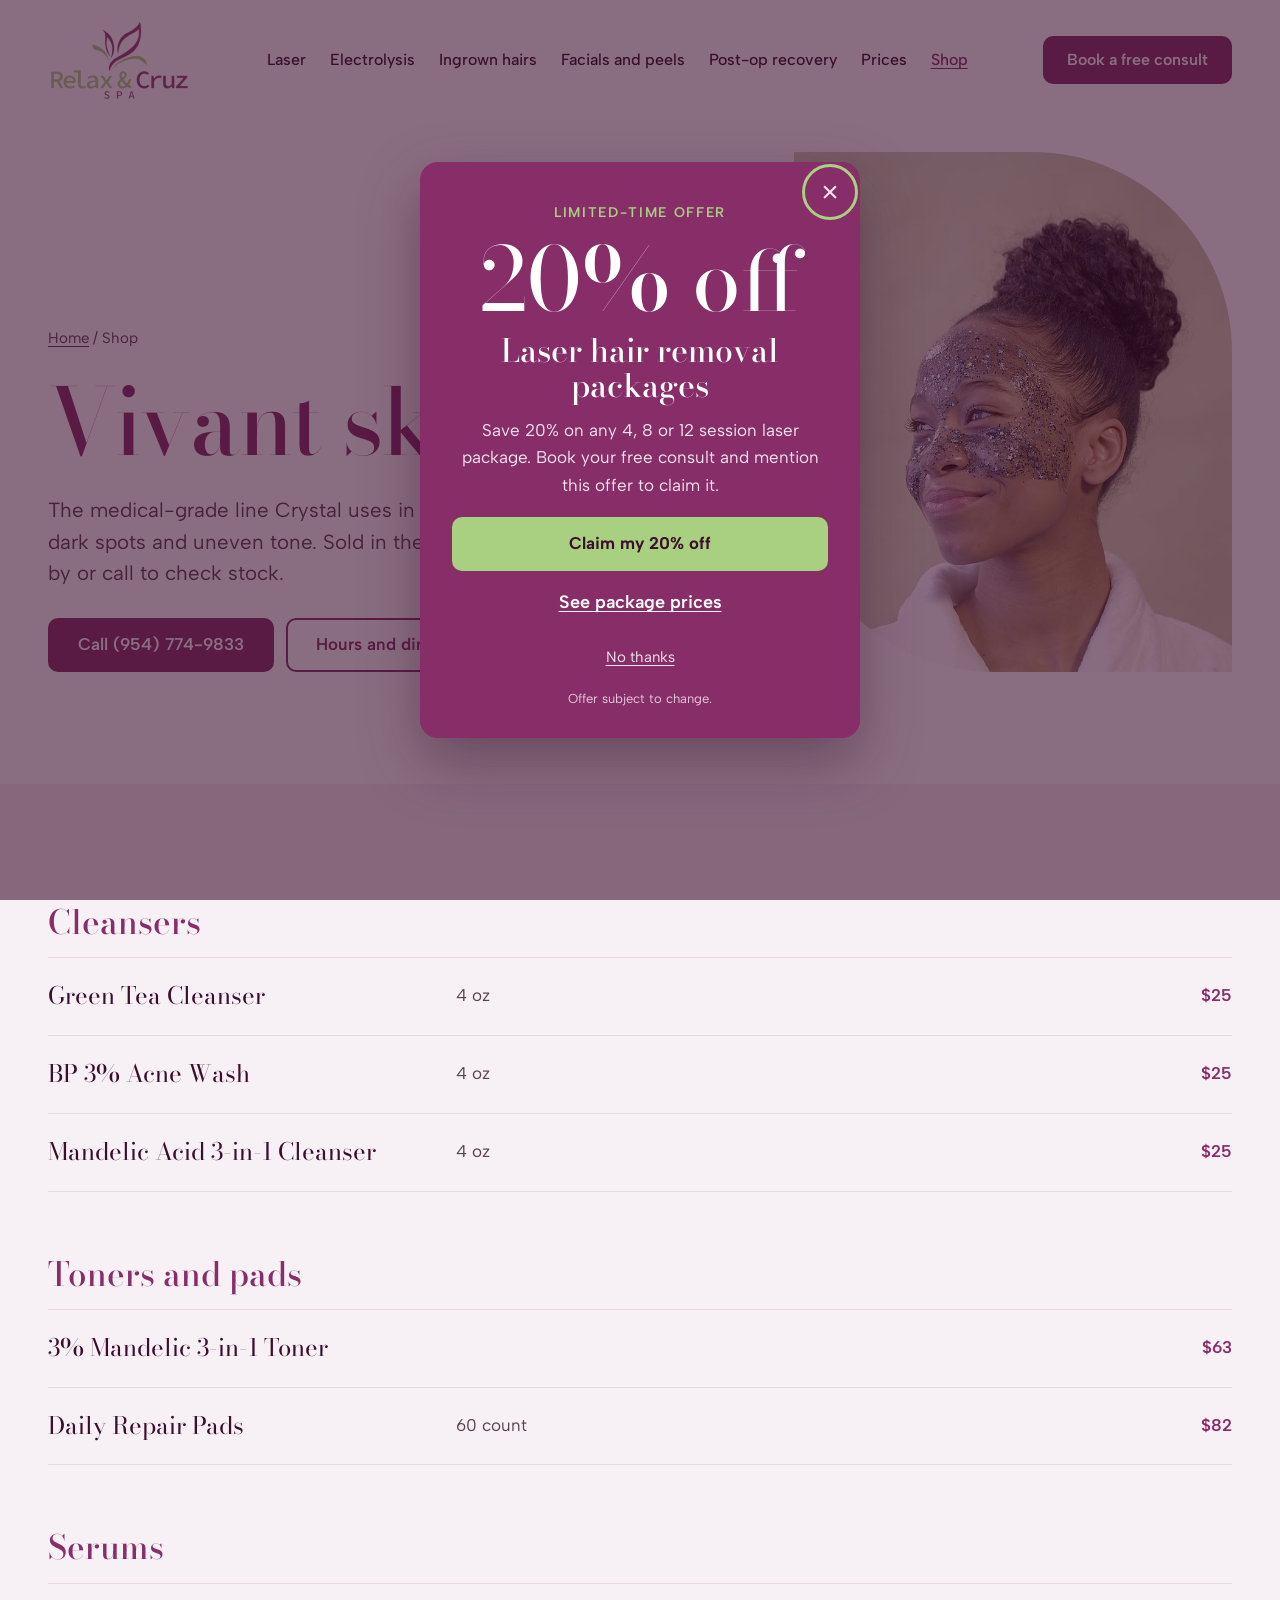
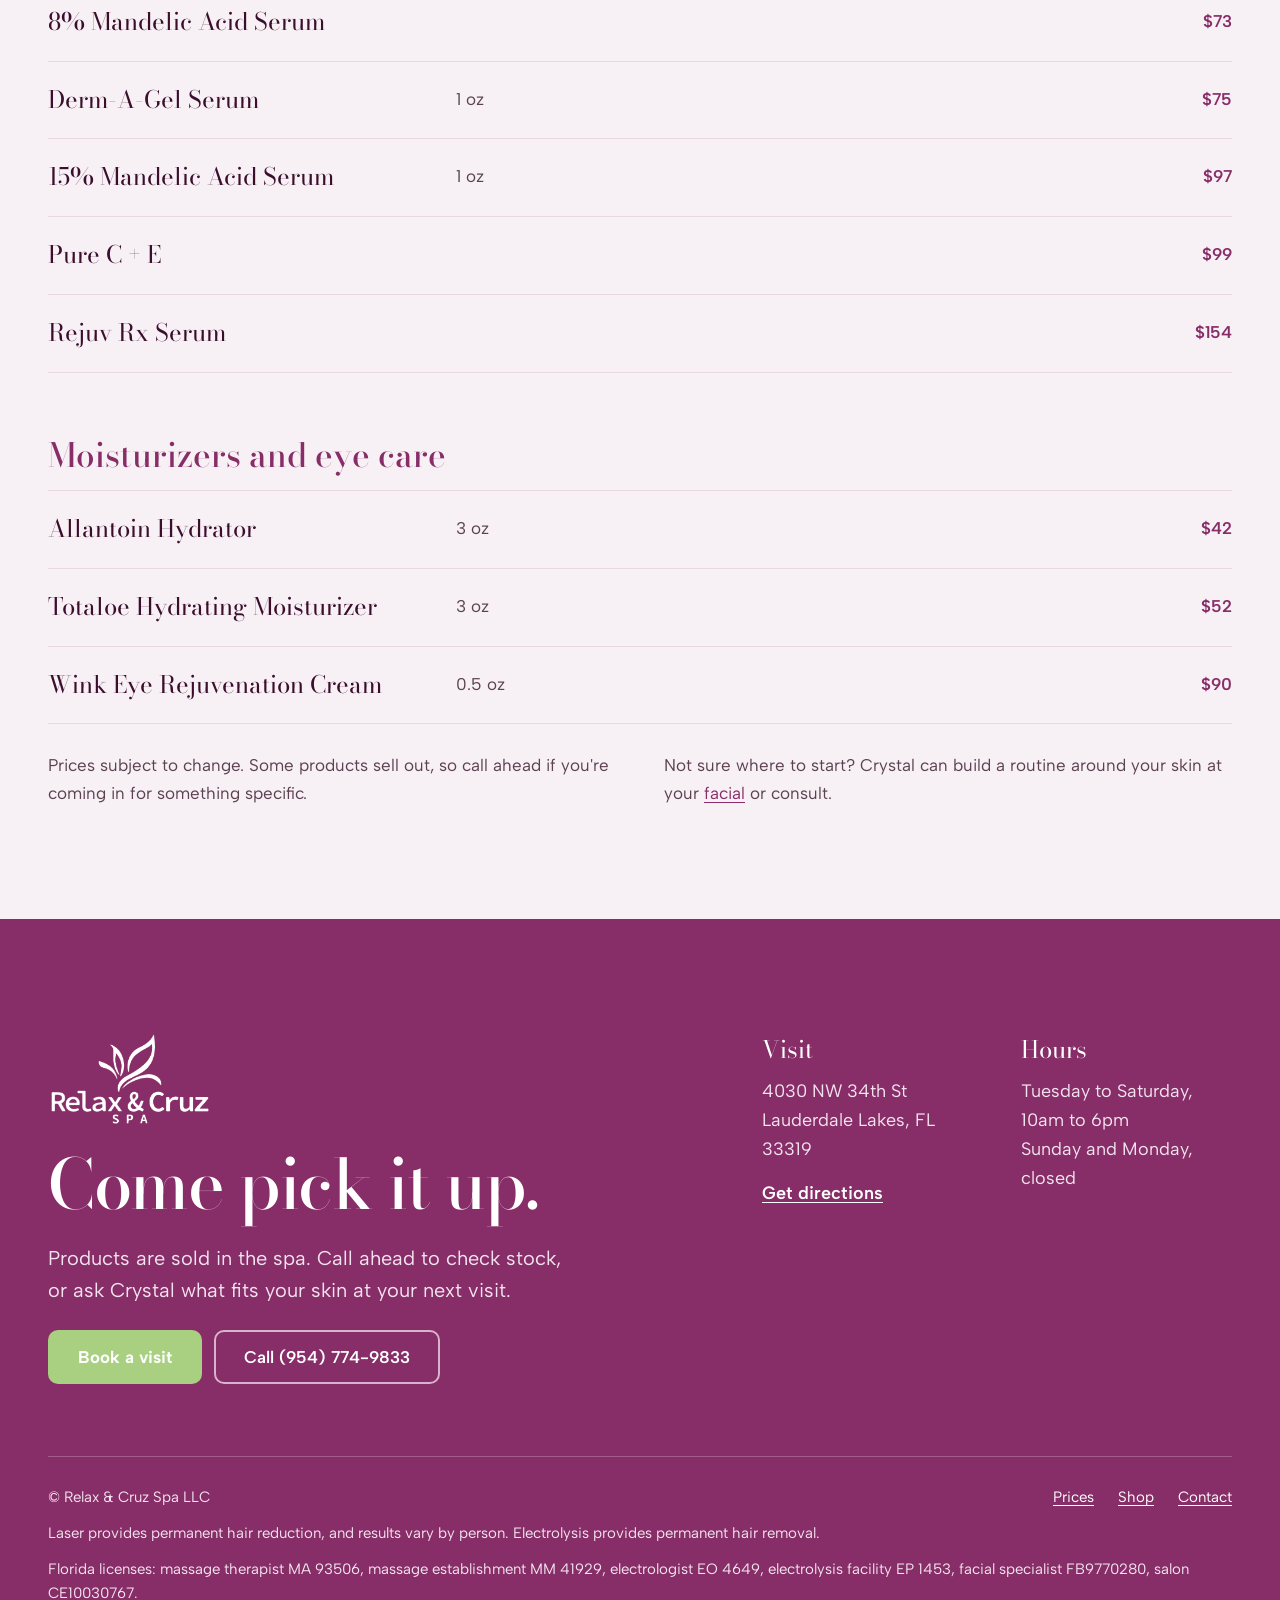
<file: shop/index.html>
<!doctype html>
<html lang="en">
<head>
<meta charset="utf-8">
<meta name="viewport" content="width=device-width, initial-scale=1">
<title>Vivant Skincare Shop | Relax &amp; Cruz Spa, Lauderdale Lakes</title>
<meta name="description" content="Vivant medical-grade skincare in Lauderdale Lakes, FL: mandelic acid cleansers, toners and serums, vitamin C and moisturizers. Available in the spa.">
<link rel="canonical" href="https://www.relaxandcruzspa.com/shop/">
<meta property="og:type" content="website">
<meta property="og:site_name" content="Relax &amp; Cruz Spa">
<meta property="og:title" content="Vivant skincare at Relax &amp; Cruz Spa">
<meta property="og:description" content="The medical-grade skincare line Crystal uses in the spa. Available in store in Lauderdale Lakes, FL.">
<meta property="og:url" content="https://www.relaxandcruzspa.com/shop/">
    <meta property="og:image" content="https://www.relaxandcruzspa.com/og-image.jpg">
    <meta name="twitter:card" content="summary_large_image">
    <meta name="twitter:image" content="https://www.relaxandcruzspa.com/og-image.jpg">
<meta name="theme-color" content="#872D68">
<link rel="icon" type="image/png" href="../favicon.png">
<link rel="apple-touch-icon" href="../apple-touch-icon.png">
<link rel="preconnect" href="https://fonts.googleapis.com">
<link rel="preconnect" href="https://fonts.gstatic.com" crossorigin>
<link rel="stylesheet" href="https://fonts.googleapis.com/css2?family=Albert+Sans:wght@400;500;600;700&family=Bodoni+Moda:ital,opsz,wght@0,6..96,400..700;1,6..96,400..700&display=swap">
<link rel="stylesheet" href="../styles.css">
<script type="application/ld+json">
{
  "@context": "https://schema.org",
  "@graph": [
    {
      "@type": "CollectionPage",
      "url": "https://www.relaxandcruzspa.com/shop/",
      "name": "Shop"
    },
    {
      "@type": "BreadcrumbList",
      "itemListElement": [
        {
          "@type": "ListItem",
          "position": 1,
          "name": "Home",
          "item": "https://www.relaxandcruzspa.com/"
        },
        {
          "@type": "ListItem",
          "position": 2,
          "name": "Shop",
          "item": "https://www.relaxandcruzspa.com/shop/"
        }
      ]
    }
  ]
}
</script>
</head>
<body>
<a class="skip-link" href="#main">Skip to content</a>

<header class="site-header">
  <div class="wrap header-bar">
    <a class="brand" href="../"><img src="../logo.png" alt="Relax &amp; Cruz Spa" width="276" height="162"></a>
    <nav class="nav" id="site-nav" aria-label="Main">
      <a href="../laser-hair-removal/">Laser</a>
      <a href="../electrolysis/">Electrolysis</a>
      <a href="../ingrown-hair/">Ingrown hairs</a>
      <a href="../facials-and-peels/">Facials and peels</a>
      <a href="../lymphatic-massage/">Post-op recovery</a>
      <a href="../#prices">Prices</a>
      <a href="./" aria-current="page">Shop</a>
    </nav>
    <div class="header-actions">
      <a class="header-phone" href="tel:+19547749833">(954) 774-9833</a>
      <a class="btn btn-plum" href="https://book.squareup.com/appointments/5c3y8w34fg9goo/location/LR7VH9PK37BJG/services">Book a free consult</a>
      <button class="menu-toggle" type="button" aria-expanded="false" aria-controls="site-nav" aria-label="Open menu">
        <svg width="22" height="22" viewBox="0 0 24 24" fill="none" stroke="currentColor" stroke-width="2" stroke-linecap="round" aria-hidden="true"><path d="M4 7h16M4 12h16M4 17h16"/></svg>
      </button>
    </div>
  </div>
</header>

<main id="main">

<section class="wrap page-hero">
  <div class="hero-grid">
    <div class="hero-copy">
      <p class="crumbs"><a href="../">Home</a> / Shop</p>
      <h1 class="h1">Vivant skincare.</h1>
      <p class="lede">The medical-grade line Crystal uses in the spa, for acne, dark spots and uneven tone. Sold in the spa only, so stop by or call to check stock.</p>
      <div class="btn-row">
        <a class="btn btn-plum" href="tel:+19547749833">Call (954) 774-9833</a>
        <a class="btn btn-outline" href="../contact/">Hours and directions</a>
      </div>
    </div>
    <div class="hero-media">
      <div class="hero-frame">
        <video class="photo leaf-lg" style="object-position: 50% 30%" src="../images/shop-hero.mp4" poster="../images/shop-hero.jpg" autoplay muted loop playsinline preload="metadata" aria-label="A smiling woman in a robe wearing a face mask"></video>
      </div>
    </div>
  </div>
</section>

<section class="section bg-tint" style="padding-top:clamp(48px, 6vw, 72px)">
  <div class="wrap">
    <div class="menu">
    <div class="menu-group">
      <h3>Cleansers</h3>
      <div class="menu-item"><p class="name">Green Tea Cleanser</p><p class="desc">4 oz</p><p class="meta">$25</p></div>
      <div class="menu-item"><p class="name">BP 3% Acne Wash</p><p class="desc">4 oz</p><p class="meta">$25</p></div>
      <div class="menu-item"><p class="name">Mandelic Acid 3-in-1 Cleanser</p><p class="desc">4 oz</p><p class="meta">$25</p></div>
    </div>
    <div class="menu-group">
      <h3>Toners and pads</h3>
      <div class="menu-item"><p class="name">3% Mandelic 3-in-1 Toner</p><p class="desc"></p><p class="meta">$63</p></div>
      <div class="menu-item"><p class="name">Daily Repair Pads</p><p class="desc">60 count</p><p class="meta">$82</p></div>
    </div>
    <div class="menu-group">
      <h3>Serums</h3>
      <div class="menu-item"><p class="name">8% Mandelic Acid Serum</p><p class="desc"></p><p class="meta">$73</p></div>
      <div class="menu-item"><p class="name">Derm-A-Gel Serum</p><p class="desc">1 oz</p><p class="meta">$75</p></div>
      <div class="menu-item"><p class="name">15% Mandelic Acid Serum</p><p class="desc">1 oz</p><p class="meta">$97</p></div>
      <div class="menu-item"><p class="name">Pure C + E</p><p class="desc"></p><p class="meta">$99</p></div>
      <div class="menu-item"><p class="name">Rejuv Rx Serum</p><p class="desc"></p><p class="meta">$154</p></div>
    </div>
    <div class="menu-group">
      <h3>Moisturizers and eye care</h3>
      <div class="menu-item"><p class="name">Allantoin Hydrator</p><p class="desc">3 oz</p><p class="meta">$42</p></div>
      <div class="menu-item"><p class="name">Totaloe Hydrating Moisturizer</p><p class="desc">3 oz</p><p class="meta">$52</p></div>
      <div class="menu-item"><p class="name">Wink Eye Rejuvenation Cream</p><p class="desc">0.5 oz</p><p class="meta">$90</p></div>
    </div>
  </div>
    <div class="price-notes">
      <p class="muted" style="font-size:17px">Prices subject to change. Some products sell out, so call ahead if you're coming in for something specific.</p>
      <p class="muted" style="font-size:17px">Not sure where to start? Crystal can build a routine around your skin at your <a href="../facials-and-peels/">facial</a> or consult.</p>
    </div>
  </div>
</section>

<section id="book" class="section bg-plum">
  <div class="wrap">
    <div class="book-grid">
      <div class="stack" style="gap:24px">
        <img src="../logo-white.png" alt="" width="276" height="162" style="height:96px; width:auto; align-self:flex-start">
        <h2 class="book-title">Come pick it up.</h2>
        <p class="on-plum" style="font-size:20px; max-width:520px">Products are sold in the spa. Call ahead to check stock, or ask Crystal what fits your skin at your next visit.</p>
        <div class="btn-row">
          <a class="btn btn-leaf" href="https://book.squareup.com/appointments/5c3y8w34fg9goo/location/LR7VH9PK37BJG/services">Book a visit</a>
          <a class="btn btn-ghost" href="tel:+19547749833">Call (954) 774-9833</a>
        </div>
      </div>
      <div>
        <div class="info">
          <p class="info-title">Visit</p>
          <p class="on-plum">4030 NW 34th St<br>Lauderdale Lakes, FL 33319</p>
          <a class="text-link" href="https://www.google.com/maps/dir/?api=1&amp;destination=4030+NW+34th+St+Lauderdale+Lakes+FL+33319">Get directions</a>
        </div>
        <div class="info">
          <p class="info-title">Hours</p>
          <p class="on-plum">Tuesday to Saturday, 10am to 6pm<br>Sunday and Monday, closed</p>
        </div>
      </div>
    </div>
    <footer class="site-footer">
      <p>© Relax &amp; Cruz Spa LLC</p>
      <nav aria-label="Footer">
        <a href="../#prices">Prices</a>
        <a href="../shop/">Shop</a>
        <a href="../contact/">Contact</a>
      </nav>
      <p class="legal">Laser provides permanent hair reduction, and results vary by person. Electrolysis provides permanent hair removal.</p>
      <p class="legal">Florida licenses: massage therapist MA 93506, massage establishment MM 41929, electrologist EO 4649, electrolysis facility EP 1453, facial specialist FB9770280, salon CE10030767.</p>
    </footer>
  </div>
</section>

</main>

<div class="mobile-bar">
  <a class="btn btn-outline" href="tel:+19547749833">Call</a>
  <a class="btn btn-plum" href="https://book.squareup.com/appointments/5c3y8w34fg9goo/location/LR7VH9PK37BJG/services">Book a visit</a>
</div>

<script src="../main.js" defer></script>
</body>
</html>
</file>
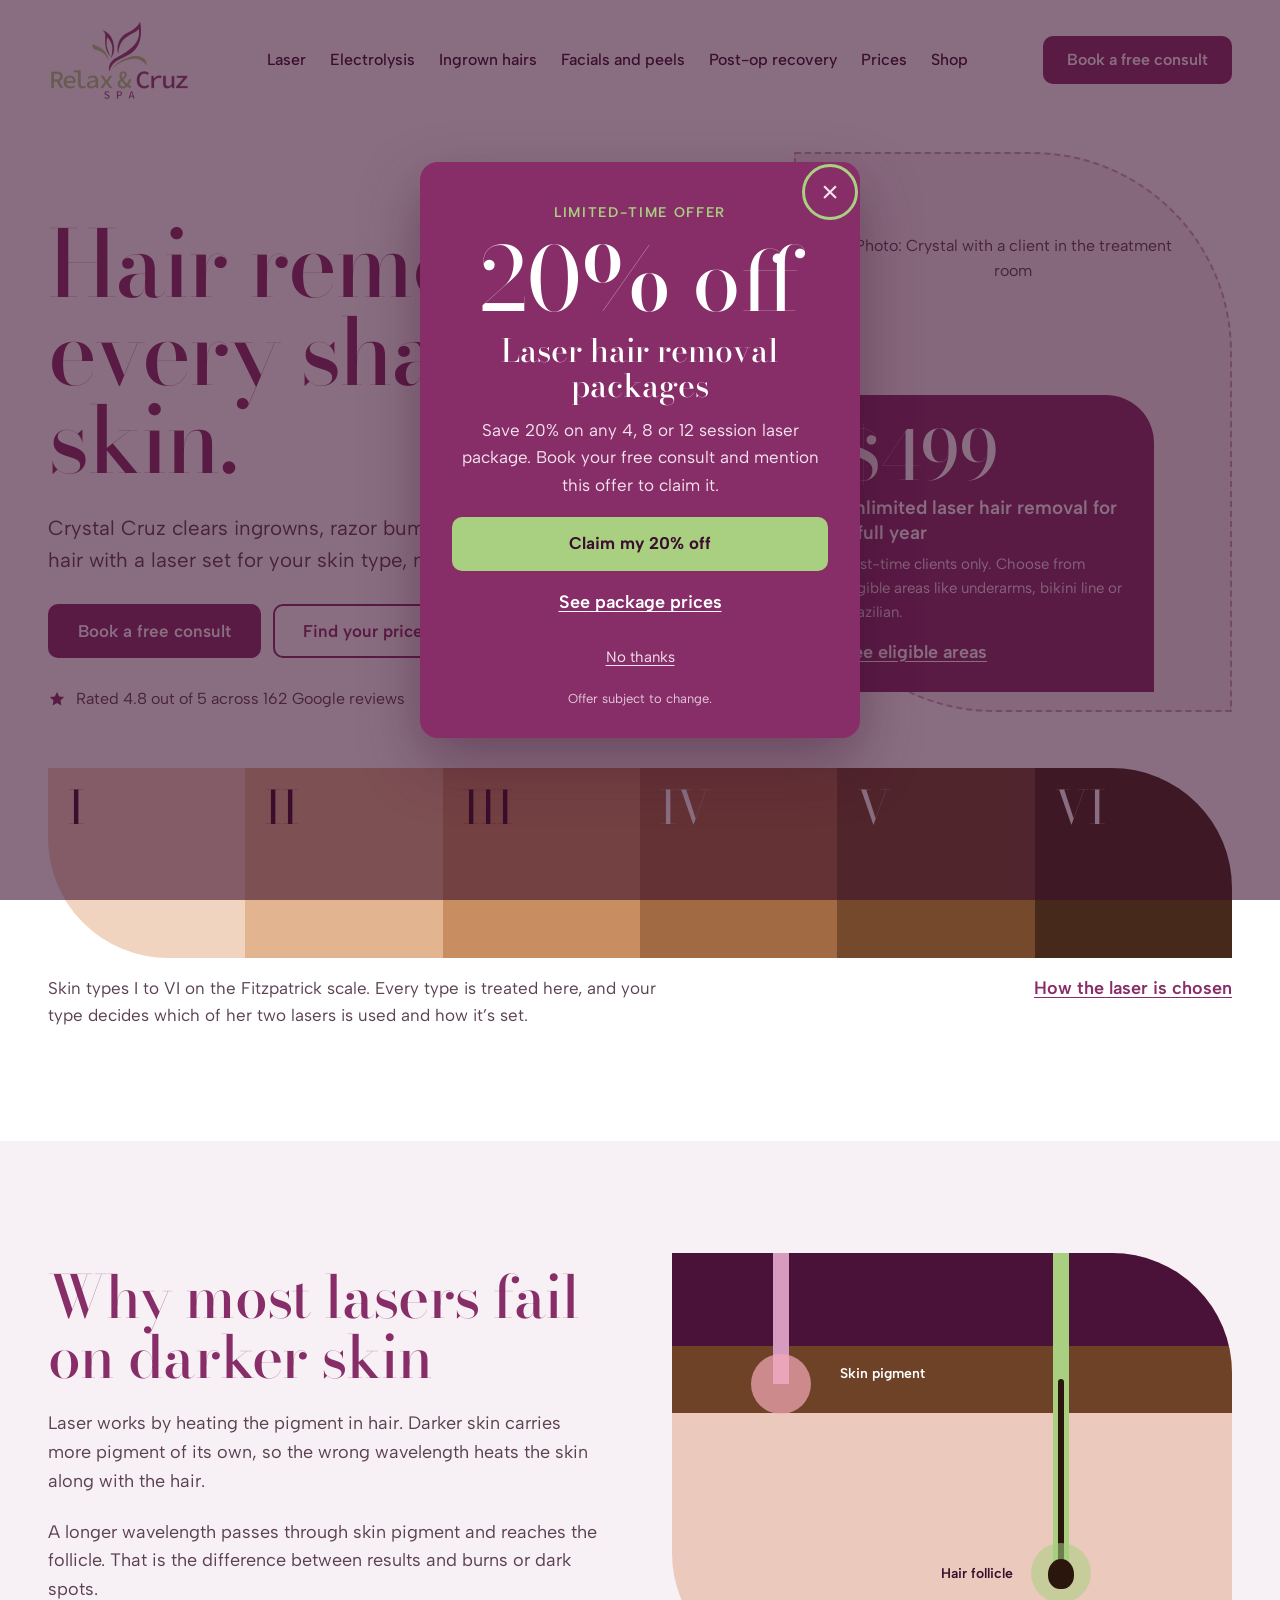
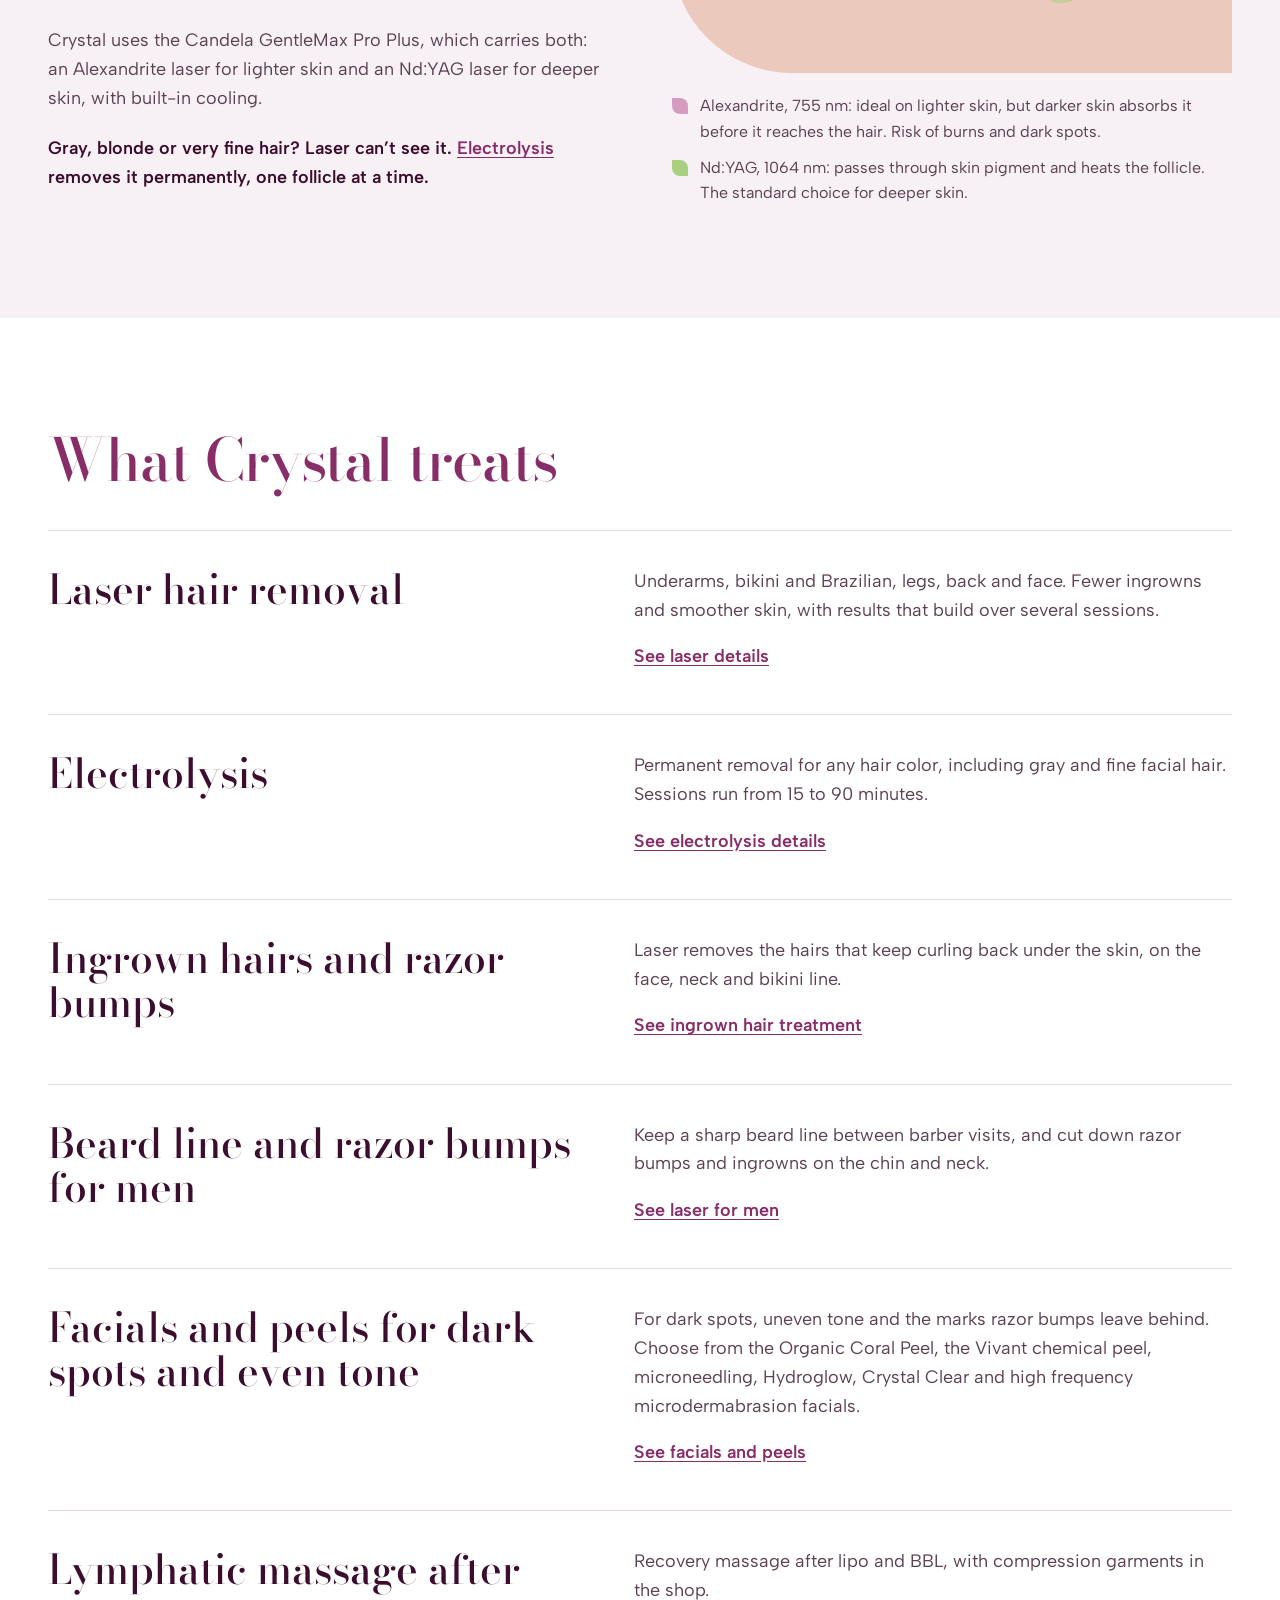
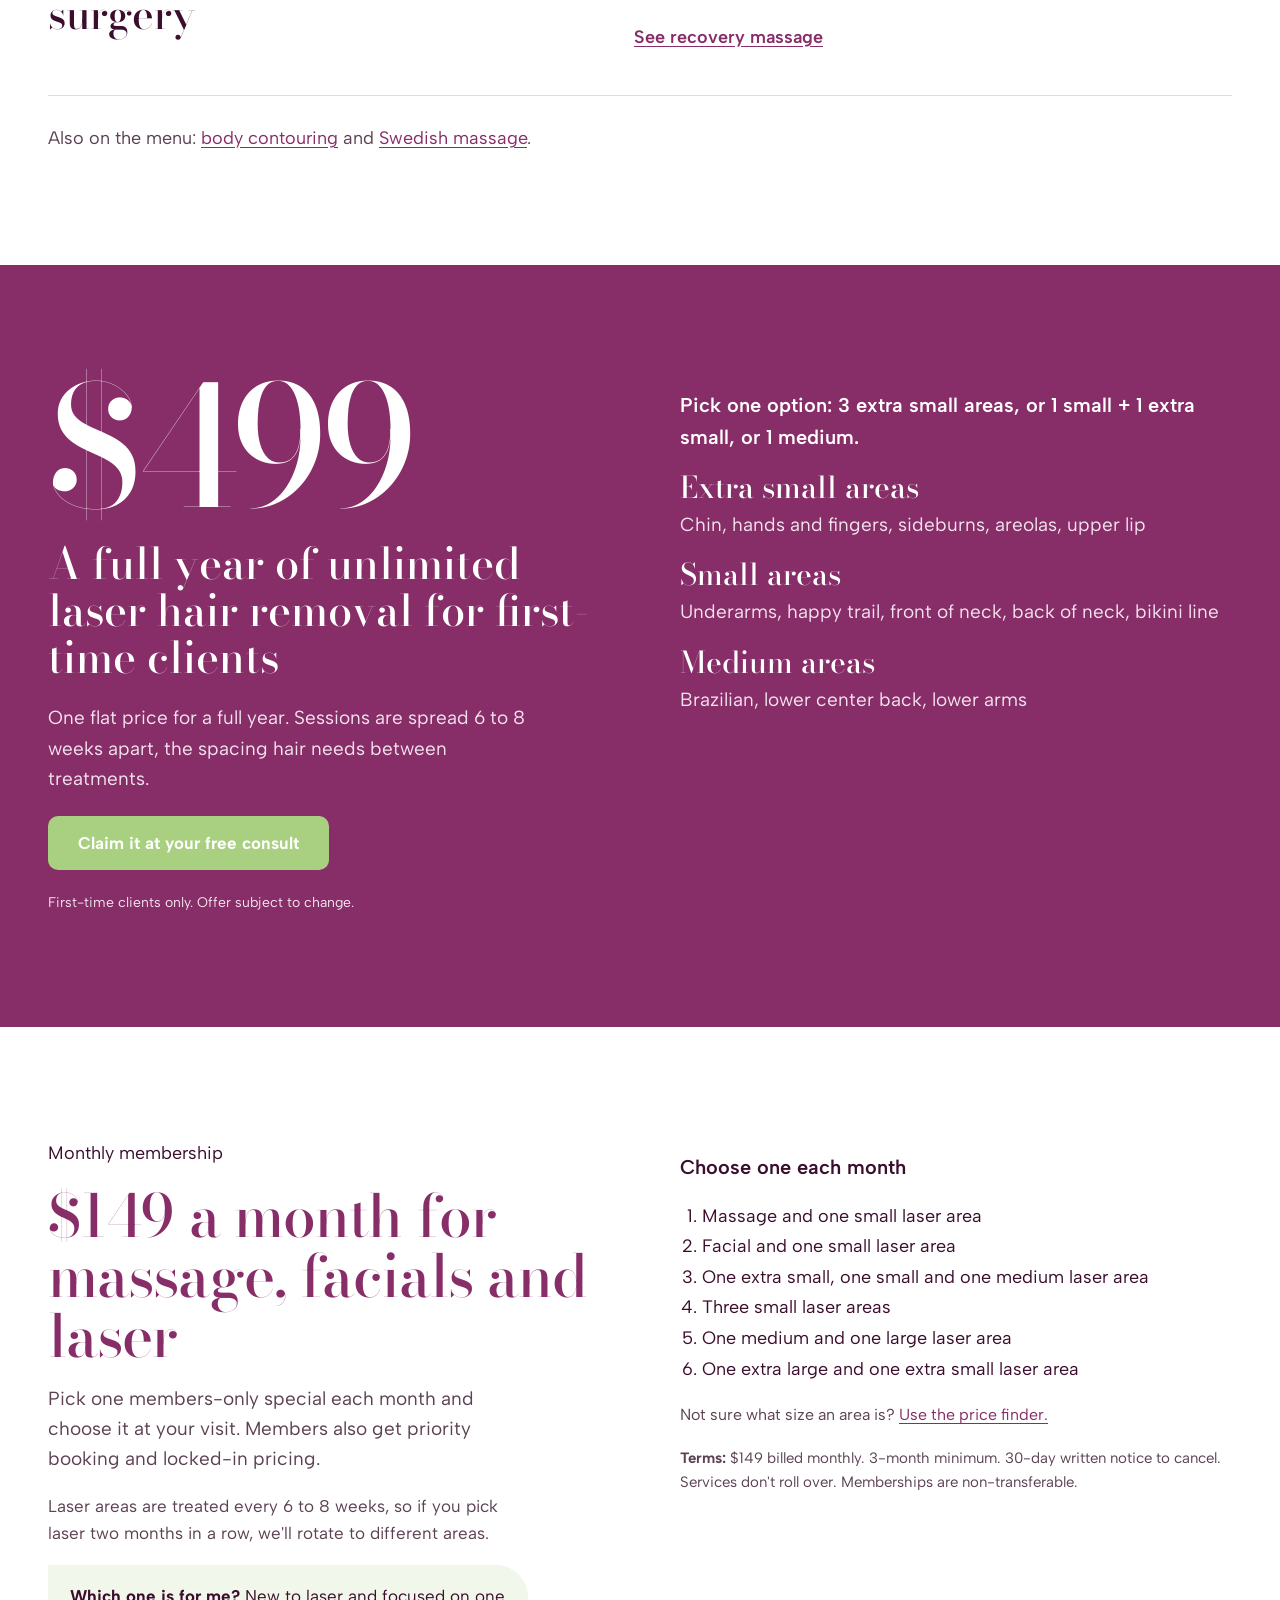
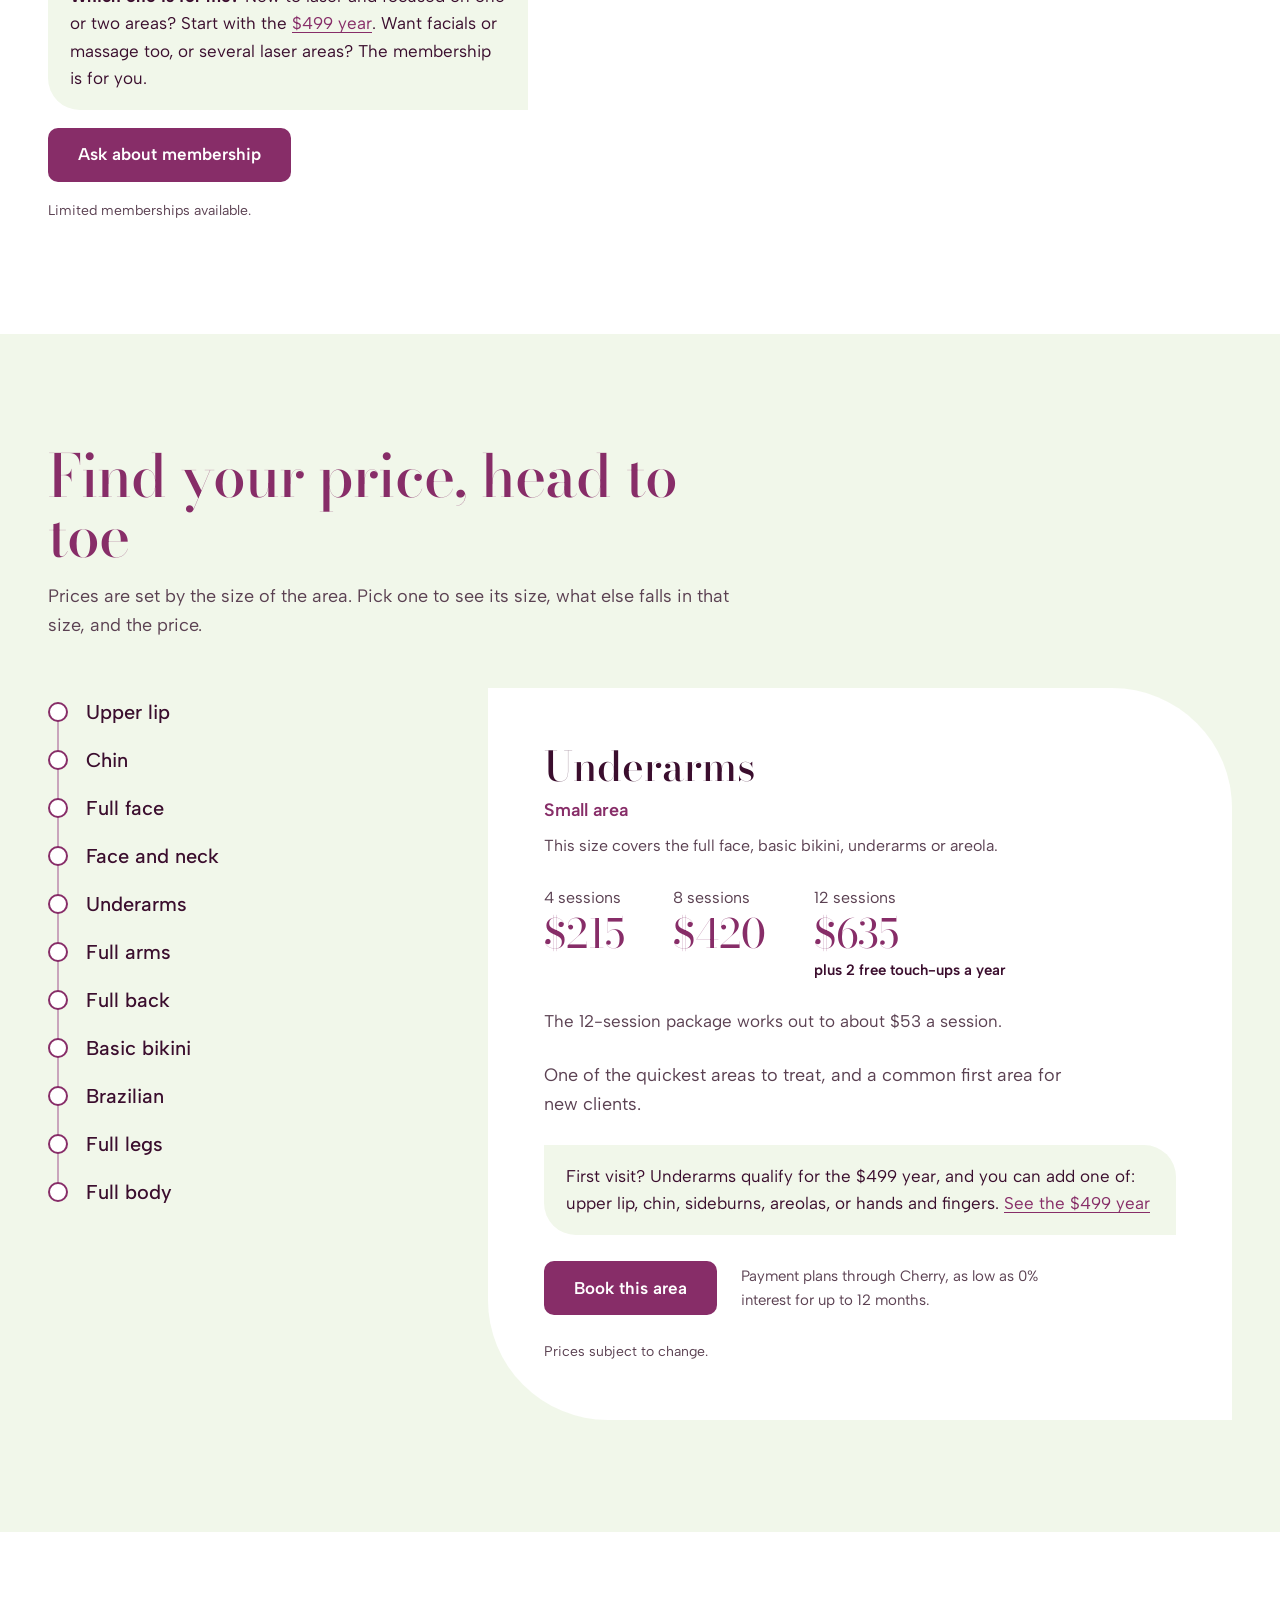
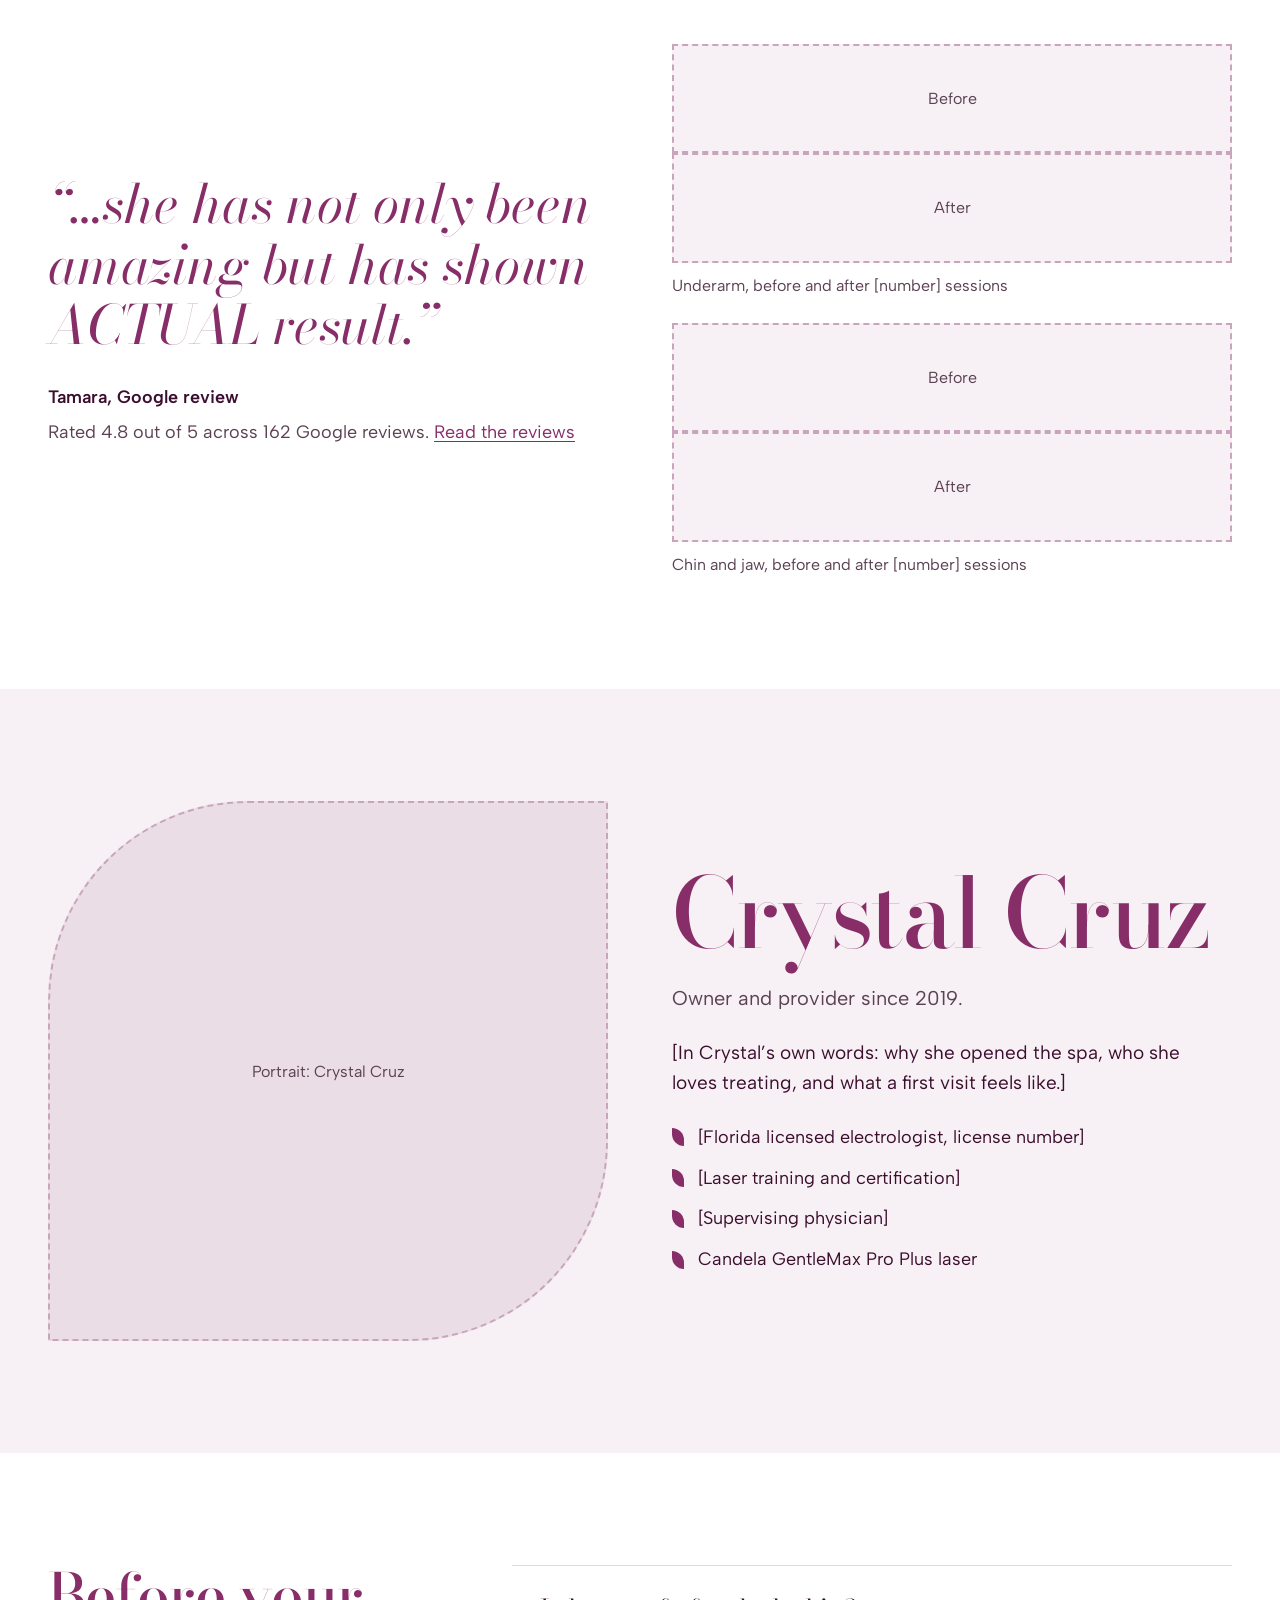
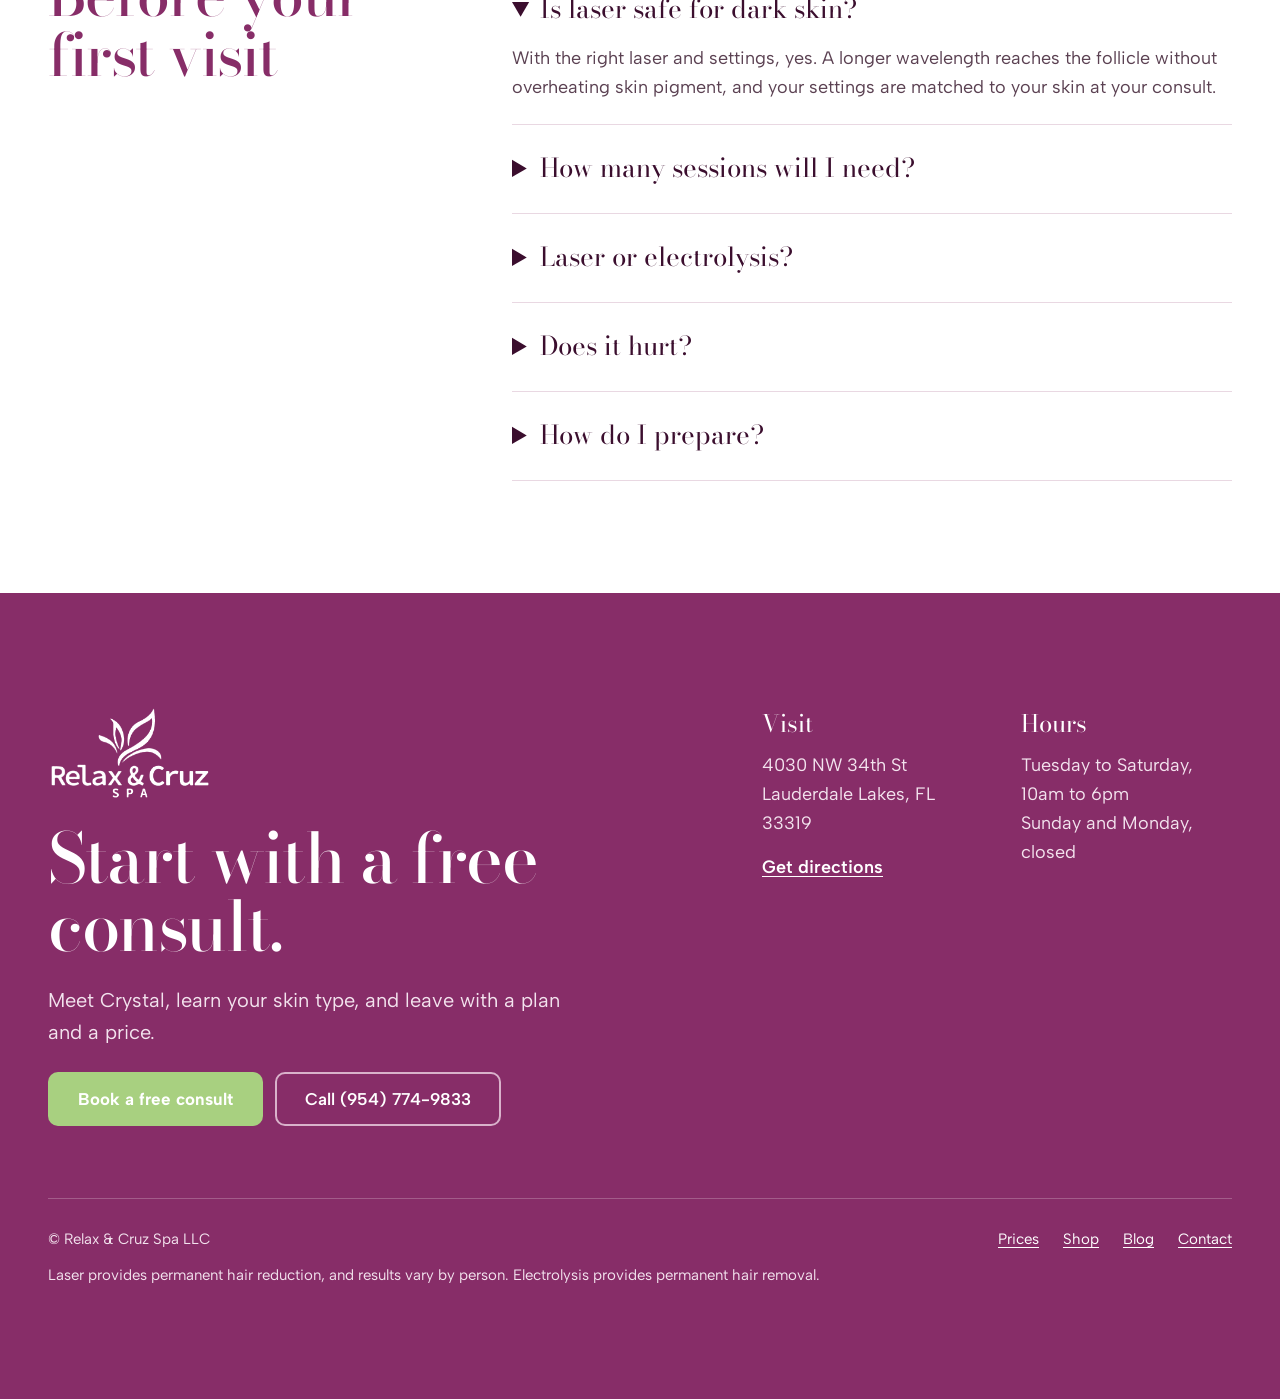
<file: index(6).html>
<!doctype html>
<html lang="en">
<head>
<meta charset="utf-8">
<meta name="viewport" content="width=device-width, initial-scale=1">
<title>Laser Hair Removal for Dark Skin | Lauderdale Lakes FL | Relax &amp; Cruz Spa</title>
<meta name="description" content="Laser hair removal, electrolysis, facials and peels for every skin tone in Lauderdale Lakes, FL. Candela GentleMax Pro Plus laser. $499 unlimited first year for new clients.">
<link rel="canonical" href="https://www.relaxandcruzspa.com/">
<meta property="og:type" content="website">
<meta property="og:site_name" content="Relax &amp; Cruz Spa">
<meta property="og:title" content="Laser hair removal for every shade of skin">
<meta property="og:description" content="Laser hair removal, electrolysis, facials and peels in Lauderdale Lakes, FL. $499 unlimited first year for new clients.">
<meta property="og:url" content="https://www.relaxandcruzspa.com/">
<meta name="theme-color" content="#872D68">
<link rel="icon" type="image/png" href="favicon.png">
<link rel="apple-touch-icon" href="apple-touch-icon.png">
<link rel="preconnect" href="https://fonts.googleapis.com">
<link rel="preconnect" href="https://fonts.gstatic.com" crossorigin>
<link rel="stylesheet" href="https://fonts.googleapis.com/css2?family=Albert+Sans:wght@400;500;600;700&family=Bodoni+Moda:ital,opsz,wght@0,6..96,400..700;1,6..96,400..700&display=swap">
<link rel="stylesheet" href="styles.css">
<script type="application/ld+json">
{
  "@context": "https://schema.org",
  "@type": "BeautySalon",
  "name": "Relax & Cruz Spa",
  "url": "https://www.relaxandcruzspa.com/",
  "logo": "https://www.relaxandcruzspa.com/logo.png",
  "telephone": "+1-954-774-9833",
  "priceRange": "$$",
  "address": {
    "@type": "PostalAddress",
    "streetAddress": "4030 NW 34th St",
    "addressLocality": "Lauderdale Lakes",
    "addressRegion": "FL",
    "postalCode": "33319",
    "addressCountry": "US"
  },
  "openingHoursSpecification": [{
    "@type": "OpeningHoursSpecification",
    "dayOfWeek": ["Tuesday", "Wednesday", "Thursday", "Friday", "Saturday"],
    "opens": "10:00",
    "closes": "18:00"
  }],
  "sameAs": [
    "https://www.facebook.com/341433079826281/",
    "https://www.yelp.com/biz/relax-and-cruz-spa-lauderdale"
  ]
}
</script>
</head>
<body>
<a class="skip-link" href="#main">Skip to content</a>

<header class="site-header">
  <div class="wrap header-bar">
    <a class="brand" href="./"><img src="logo.png" alt="Relax &amp; Cruz Spa" width="276" height="162"></a>
    <nav class="nav" id="site-nav" aria-label="Main">
      <a href="laser-hair-removal/">Laser</a>
      <a href="electrolysis/">Electrolysis</a>
      <a href="ingrown-hair/">Ingrown hairs</a>
      <a href="facials-and-peels/">Facials and peels</a>
      <a href="lymphatic-massage/">Post-op recovery</a>
      <a href="#prices">Prices</a>
      <a href="shop/">Shop</a>
    </nav>
    <div class="header-actions">
      <a class="header-phone" href="tel:+19547749833">(954) 774-9833</a>
      <a class="btn btn-plum" href="https://book.squareup.com/appointments/5c3y8w34fg9goo/location/LR7VH9PK37BJG/services">Book a free consult</a>
      <button class="menu-toggle" type="button" aria-expanded="false" aria-controls="site-nav" aria-label="Open menu">
        <svg width="22" height="22" viewBox="0 0 24 24" fill="none" stroke="currentColor" stroke-width="2" stroke-linecap="round" aria-hidden="true"><path d="M4 7h16M4 12h16M4 17h16"/></svg>
      </button>
    </div>
  </div>
</header>

<main id="main">

<section class="wrap hero">
  <div class="hero-grid">
    <div class="hero-copy">
      <h1 class="h1">Hair removal for every shade of skin.</h1>
      <p class="lede">Crystal Cruz clears ingrowns, razor bumps and stubborn hair with a laser set for your skin type, not a preset.</p>
      <div class="btn-row">
        <a class="btn btn-plum" href="https://book.squareup.com/appointments/5c3y8w34fg9goo/location/LR7VH9PK37BJG/services">Book a free consult</a>
        <a class="btn btn-outline" href="#prices">Find your price</a>
      </div>
      <p class="rating"><svg width="18" height="18" viewBox="0 0 24 24" fill="#872D68" aria-hidden="true"><path d="M12 2.5l2.9 6.1 6.6.8-4.9 4.6 1.3 6.6L12 17.3l-5.9 3.3 1.3-6.6-4.9-4.6 6.6-.8z"/></svg>Rated 4.8 out of 5 across 162 Google reviews</p>
    </div>
    <div class="hero-media">
      <div class="hero-frame">
        <!-- TODO before launch: replace this placeholder with <img class="photo leaf-lg" src="hero.jpg" alt="Crystal treating a client"> -->
        <div class="ph leaf-lg">Photo: Crystal with a client in the treatment room</div>
        <div class="offer-card" style="border-radius: 0 48px 0 48px">
          <p class="price">$499</p>
          <p class="what">Unlimited laser hair removal for a full year</p>
          <p class="terms">First-time clients only. Choose from eligible areas like underarms, bikini line or Brazilian.</p>
          <a class="text-link" href="#offer">See eligible areas</a>
        </div>
      </div>
    </div>
  </div>

  <div class="shades-block">
    <div class="shades leaf-md" role="img" aria-label="Six skin tones, Fitzpatrick types I to VI, all treated here">
      <div class="shade" style="background:#F1D4C0">I</div>
      <div class="shade" style="background:#E2B48F">II</div>
      <div class="shade" style="background:#C88E62">III</div>
      <div class="shade on-dark" style="background:#A26A42">IV</div>
      <div class="shade on-dark" style="background:#74492C">V</div>
      <div class="shade on-dark" style="background:#46291A">VI</div>
    </div>
    <div class="shades-caption">
      <p class="muted small" style="font-size:17px; max-width:640px">Skin types I to VI on the Fitzpatrick scale. Every type is treated here, and your type decides which of her two lasers is used and how it’s set.</p>
      <a href="#laser" style="font-weight:600">How the laser is chosen</a>
    </div>
  </div>
</section>

<section id="laser" class="section bg-tint">
  <div class="wrap split">
    <div class="stack">
      <h2 class="h2">Why most lasers fail on darker skin</h2>
      <p class="muted">Laser works by heating the pigment in hair. Darker skin carries more pigment of its own, so the wrong wavelength heats the skin along with the hair.</p>
      <p class="muted">A longer wavelength passes through skin pigment and reaches the follicle. That is the difference between results and burns or dark spots.</p>
      <p class="muted">Crystal uses the Candela GentleMax Pro Plus, which carries both: an Alexandrite laser for lighter skin and an Nd:YAG laser for deeper skin, with built-in cooling.</p>
      <p style="font-weight:600">Gray, blonde or very fine hair? Laser can’t see it. <a href="electrolysis/">Electrolysis</a> removes it permanently, one follicle at a time.</p>
    </div>
    <figure style="margin:0">
      <div class="diagram leaf-md" role="img" aria-label="Diagram: a shorter wavelength stops in the pigmented skin surface, while a longer wavelength passes through to the hair follicle">
        <span class="d-air"></span>
        <span class="d-skin"></span>
        <span class="d-label d-skin-label">Skin pigment</span>
        <span class="d-label dark" style="left:calc(68% - 112px); top:calc(76% - 10px)">Hair follicle</span>
        <span class="d-beam-short"></span>
        <span class="d-heat" style="left:calc(18% - 22px); top:calc(31% - 30px); background:#F4A9B8; opacity:.7"></span>
        <span class="d-beam-long"></span>
        <span class="d-hair"></span>
        <span class="d-heat" style="left:calc(68% - 22px); top:calc(76% - 30px); background:#A8D080; opacity:.55"></span>
        <span class="d-bulb"></span>
      </div>
      <figcaption class="legend">
        <span><i style="background:#D79BC0"></i>Alexandrite, 755 nm: ideal on lighter skin, but darker skin absorbs it before it reaches the hair. Risk of burns and dark spots.</span>
        <span><i style="background:#A8D080"></i>Nd:YAG, 1064 nm: passes through skin pigment and heats the follicle. The standard choice for deeper skin.</span>
      </figcaption>
    </figure>
  </div>
</section>

<section id="services" class="section">
  <div class="wrap">
    <h2 class="h2">What Crystal treats</h2>
    <div class="services">
      <div class="service-row">
        <h3 class="h3">Laser hair removal</h3>
        <div>
          <p class="muted">Underarms, bikini and Brazilian, legs, back and face. Fewer ingrowns and smoother skin, with results that build over several sessions.</p>
          <a class="text-link" href="laser-hair-removal/">See laser details</a>
        </div>
      </div>
      <div class="service-row">
        <h3 class="h3">Electrolysis</h3>
        <div>
          <p class="muted">Permanent removal for any hair color, including gray and fine facial hair. Sessions run from 15 to 90 minutes.</p>
          <a class="text-link" href="electrolysis/">See electrolysis details</a>
        </div>
      </div>
      <div class="service-row">
        <h3 class="h3">Ingrown hairs and razor bumps</h3>
        <div>
          <p class="muted">Laser removes the hairs that keep curling back under the skin, on the face, neck and bikini line.</p>
          <a class="text-link" href="ingrown-hair/">See ingrown hair treatment</a>
        </div>
      </div>
      <div class="service-row">
        <h3 class="h3">Beard line and razor bumps for men</h3>
        <div>
          <p class="muted">Keep a sharp beard line between barber visits, and cut down razor bumps and ingrowns on the chin and neck.</p>
          <a class="text-link" href="laser-for-men/">See laser for men</a>
        </div>
      </div>
      <div class="service-row">
        <h3 class="h3">Facials and peels for dark spots and even tone</h3>
        <div>
          <p class="muted">For dark spots, uneven tone and the marks razor bumps leave behind. Choose from the Organic Coral Peel, the Vivant chemical peel, microneedling, Hydroglow, Crystal Clear and high frequency microdermabrasion facials.</p>
          <a class="text-link" href="facials-and-peels/">See facials and peels</a>
        </div>
      </div>
      <div class="service-row">
        <h3 class="h3">Lymphatic massage after surgery</h3>
        <div>
          <p class="muted">Recovery massage after lipo and BBL, with compression garments in the shop.</p>
          <a class="text-link" href="lymphatic-massage/">See recovery massage</a>
        </div>
      </div>
    </div>
    <p class="muted" style="margin-top:28px">Also on the menu: <a href="body-contouring/">body contouring</a> and <a href="massage/">Swedish massage</a>.</p>
  </div>
</section>

<section id="offer" class="section bg-plum">
  <div class="wrap offer-grid">
    <div class="stack">
      <p class="offer-price">$499</p>
      <h2 class="offer-title">A full year of unlimited laser hair removal for first-time clients</h2>
      <p class="on-plum" style="font-size:19px; max-width:480px">One flat price for a full year. Sessions are spread 6 to 8 weeks apart, the spacing hair needs between treatments.</p>
      <a class="btn btn-leaf" style="align-self:flex-start" href="https://book.squareup.com/appointments/5c3y8w34fg9goo/location/LR7VH9PK37BJG/services">Claim it at your free consult</a>
      <p class="on-plum small" style="font-size:14px">First-time clients only. Offer subject to change.</p>
    </div>
    <div class="stack" style="gap:18px; padding-top:12px">
      <p style="font-size:20px; font-weight:600">Pick one option: 3 extra small areas, or 1 small + 1 extra small, or 1 medium.</p>
      <div class="choice">
        <p class="lead">Extra small areas</p>
        <p class="areas">Chin, hands and fingers, sideburns, areolas, upper lip</p>
      </div>
      <div class="choice">
        <p class="lead">Small areas</p>
        <p class="areas">Underarms, happy trail, front of neck, back of neck, bikini line</p>
      </div>
      <div class="choice">
        <p class="lead">Medium areas</p>
        <p class="areas">Brazilian, lower center back, lower arms</p>
      </div>
    </div>
  </div>
</section>

<section id="membership" class="section">
  <div class="wrap offer-grid">
    <div class="stack" style="gap:18px">
      <p class="tier">Monthly membership</p>
      <h2 class="h2">$149 a month for massage, facials and laser</h2>
      <p class="muted" style="font-size:19px; max-width:480px">Pick one members-only special each month and choose it at your visit. Members also get priority booking and locked-in pricing.</p>
      <p class="muted" style="font-size:17px; max-width:480px">Laser areas are treated every 6 to 8 weeks, so if you pick laser two months in a row, we'll rotate to different areas.</p>
      <div class="offer-note leaf-sm" style="max-width:480px"><strong>Which one is for me?</strong> New to laser and focused on one or two areas? Start with the <a href="#offer">$499 year</a>. Want facials or massage too, or several laser areas? The membership is for you.</div>
      <a class="btn btn-plum" style="align-self:flex-start" href="https://book.squareup.com/appointments/5c3y8w34fg9goo/location/LR7VH9PK37BJG/services">Ask about membership</a>
      <p class="muted" style="font-size:14px">Limited memberships available.</p>
    </div>
    <div class="stack" style="gap:18px; padding-top:12px">
      <p style="font-size:20px; font-weight:600">Choose one each month</p>
      <ol style="margin:0; padding-left:22px; font-size:18px; line-height:1.7">
        <li>Massage and one small laser area</li>
        <li>Facial and one small laser area</li>
        <li>One extra small, one small and one medium laser area</li>
        <li>Three small laser areas</li>
        <li>One medium and one large laser area</li>
        <li>One extra large and one extra small laser area</li>
      </ol>
      <p class="muted" style="font-size:16px">Not sure what size an area is? <a href="#prices">Use the price finder.</a></p>
      <p class="muted" style="font-size:15px; line-height:1.6"><strong>Terms:</strong> $149 billed monthly. 3-month minimum. 30-day written notice to cancel. Services don't roll over. Memberships are non-transferable.</p>
    </div>
  </div>
</section>

<section id="prices" class="section bg-green">
  <div class="wrap">
    <div class="stack" style="gap:16px; max-width:720px">
      <h2 class="h2">Find your price, head to toe</h2>
      <p class="muted">Prices are set by the size of the area. Pick one to see its size, what else falls in that size, and the price.</p>
    </div>
    <div class="finder">
      <ul class="finder-list" id="area-list" aria-label="Body areas">
        <!-- Filled by js/main.js. Buttons below are the no-script fallback. -->
        <li><button class="area-btn" type="button" data-area="3" aria-pressed="true">Underarms</button></li>
      </ul>
      <div class="finder-panel leaf-md" id="finder-panel" aria-live="polite">
        <div class="stack-sm" style="gap:8px">
          <h3 class="h3" data-f="name">Underarms</h3>
          <p class="tier" data-f="tier">Small area</p>
          <p class="muted" style="font-size:16px">This size covers <span data-f="covers">the full face, basic bikini, underarms, areola or happy trail</span>.</p>
        </div>
        <div class="prices">
          <div class="price-box"><span class="label">4 sessions</span><span class="amount" data-f="p4">$215</span></div>
          <div class="price-box"><span class="label">8 sessions</span><span class="amount" data-f="p8">$420</span></div>
          <div class="price-box"><span class="label">12 sessions</span><span class="amount" data-f="p12">$635</span><span class="extra">plus 2 free touch-ups a year</span></div>
        </div>
        <p class="muted" style="font-size:17px">The 12-session package works out to about <span data-f="per">$53</span> a session.</p>
        <p class="muted" data-f="note" style="max-width:540px">One of the quickest areas to treat, and a common first area for new clients.</p>
        <p class="offer-note leaf-sm"><span data-f="offer">First visit? Underarms qualify for the $499 year, and you can add one of: upper lip, chin, sideburns, areolas, or hands and fingers.</span> <a href="#offer">See the $499 year</a></p>
        <div class="finder-cta">
          <a class="btn btn-plum" href="https://book.squareup.com/appointments/5c3y8w34fg9goo/location/LR7VH9PK37BJG/services">Book this area</a>
          <!-- TODO: link "Cherry" to her Cherry application page -->
          <span class="small muted">Payment plans through Cherry, as low as 0% interest for up to 12 months.</span>
        </div>
        <p class="muted" style="font-size:14px">Prices subject to change.</p>
      </div>
    </div>
  </div>
</section>

<section class="section">
  <div class="wrap split">
    <figure class="stack" style="margin:0; gap:28px">
      <blockquote class="quote">“…she has not only been amazing but has shown ACTUAL result.”</blockquote>
      <figcaption class="stack-sm" style="gap:6px">
        <span style="font-weight:600">Tamara, Google review</span>
        <!-- TODO: replace with her Google Business Profile reviews link -->
        <span class="muted">Rated 4.8 out of 5 across 162 Google reviews. <a href="https://www.google.com/search?q=Relax+and+Cruz+Spa+Lauderdale+Lakes+reviews">Read the reviews</a></span>
      </figcaption>
    </figure>
    <div class="stack" style="gap:24px">
      <!-- TODO before launch: replace before and after placeholders with real photos -->
      <div class="stack-sm">
        <div class="ba"><div class="ph">Before</div><div class="ph">After</div></div>
        <p class="muted" style="font-size:16px">Underarm, before and after [number] sessions</p>
      </div>
      <div class="stack-sm">
        <div class="ba"><div class="ph">Before</div><div class="ph">After</div></div>
        <p class="muted" style="font-size:16px">Chin and jaw, before and after [number] sessions</p>
      </div>
    </div>
  </div>
</section>

<section class="section bg-tint">
  <div class="wrap split">
    <div>
      <!-- TODO before launch: replace with <img class="photo leaf-rev" src="crystal.jpg" alt="Crystal Cruz"> -->
      <div class="ph leaf-rev about-frame" style="background:#EADDE5">Portrait: Crystal Cruz</div>
    </div>
    <div class="stack" style="gap:24px">
      <h2 class="about-name">Crystal Cruz</h2>
      <p class="muted" style="font-size:20px">Owner and provider since 2019.</p>
      <!-- TODO before launch: Crystal's bio in her own words -->
      <p style="font-size:19px; max-width:540px">[In Crystal’s own words: why she opened the spa, who she loves treating, and what a first visit feels like.]</p>
      <!-- TODO before launch: fill in or remove each credential. Do not launch with brackets. -->
      <ul class="creds">
        <li>[Florida licensed electrologist, license number]</li>
        <li>[Laser training and certification]</li>
        <li>[Supervising physician]</li>
        <li>Candela GentleMax Pro Plus laser</li>
      </ul>
    </div>
  </div>
</section>

<section class="section">
  <div class="wrap faq">
    <h2 class="h2">Before your first visit</h2>
    <div class="faq-list">
      <details open>
        <summary>Is laser safe for dark skin?</summary>
        <p>With the right laser and settings, yes. A longer wavelength reaches the follicle without overheating skin pigment, and your settings are matched to your skin at your consult.</p>
      </details>
      <details>
        <summary>How many sessions will I need?</summary>
        <p>Most clients need 8 to 12 sessions, spaced 6 to 8 weeks apart, because hair grows in cycles. You leave your free consult with a plan for your areas.</p>
      </details>
      <details>
        <summary>Laser or electrolysis?</summary>
        <p>Laser treats larger areas fast and reduces hair long term. Electrolysis removes hair permanently, one follicle at a time, and works on any hair color.</p>
      </details>
      <details>
        <summary>Does it hurt?</summary>
        <p>Most clients describe laser as a quick snap against the skin. Electrolysis feels like a brief warm pinch.</p>
      </details>
      <details>
        <summary>How do I prepare?</summary>
        <p>Shave the area the day before. Skip waxing, plucking and tanning between sessions, and tell us about any medication that makes your skin sun-sensitive.</p>
      </details>
    </div>
  </div>
</section>

<section id="book" class="section bg-plum">
  <div class="wrap">
    <div class="book-grid">
      <div class="stack" style="gap:24px">
        <img src="logo-white.png" alt="" width="276" height="162" style="height:96px; width:auto; align-self:flex-start">
        <h2 class="book-title">Start with a free consult.</h2>
        <p class="on-plum" style="font-size:20px; max-width:520px">Meet Crystal, learn your skin type, and leave with a plan and a price.</p>
        <div class="btn-row">
          <a class="btn btn-leaf" href="https://book.squareup.com/appointments/5c3y8w34fg9goo/location/LR7VH9PK37BJG/services">Book a free consult</a>
          <a class="btn btn-ghost" href="tel:+19547749833">Call (954) 774-9833</a>
        </div>
      </div>
      <div>
        <div class="info">
          <p class="info-title">Visit</p>
          <p class="on-plum">4030 NW 34th St<br>Lauderdale Lakes, FL 33319</p>
          <a class="text-link" href="https://www.google.com/maps/dir/?api=1&amp;destination=4030+NW+34th+St+Lauderdale+Lakes+FL+33319">Get directions</a>
        </div>
        <div class="info">
          <p class="info-title">Hours</p>
          <p class="on-plum">Tuesday to Saturday, 10am to 6pm<br>Sunday and Monday, closed</p>
        </div>
      </div>
    </div>
    <footer class="site-footer">
      <p>© Relax &amp; Cruz Spa LLC</p>
      <nav aria-label="Footer">
        <a href="#prices">Prices</a>
        <a href="shop/">Shop</a>
        <a href="blog/">Blog</a>
        <a href="contact/">Contact</a>
      </nav>
      <p class="legal">Laser provides permanent hair reduction, and results vary by person. Electrolysis provides permanent hair removal.</p>
    </footer>
  </div>
</section>

</main>

<div class="mobile-bar">
  <a class="btn btn-outline" href="tel:+19547749833">Call</a>
  <a class="btn btn-plum" href="https://book.squareup.com/appointments/5c3y8w34fg9goo/location/LR7VH9PK37BJG/services">Book a free consult</a>
</div>

<script src="main.js" defer></script>
</body>
</html>
</file>
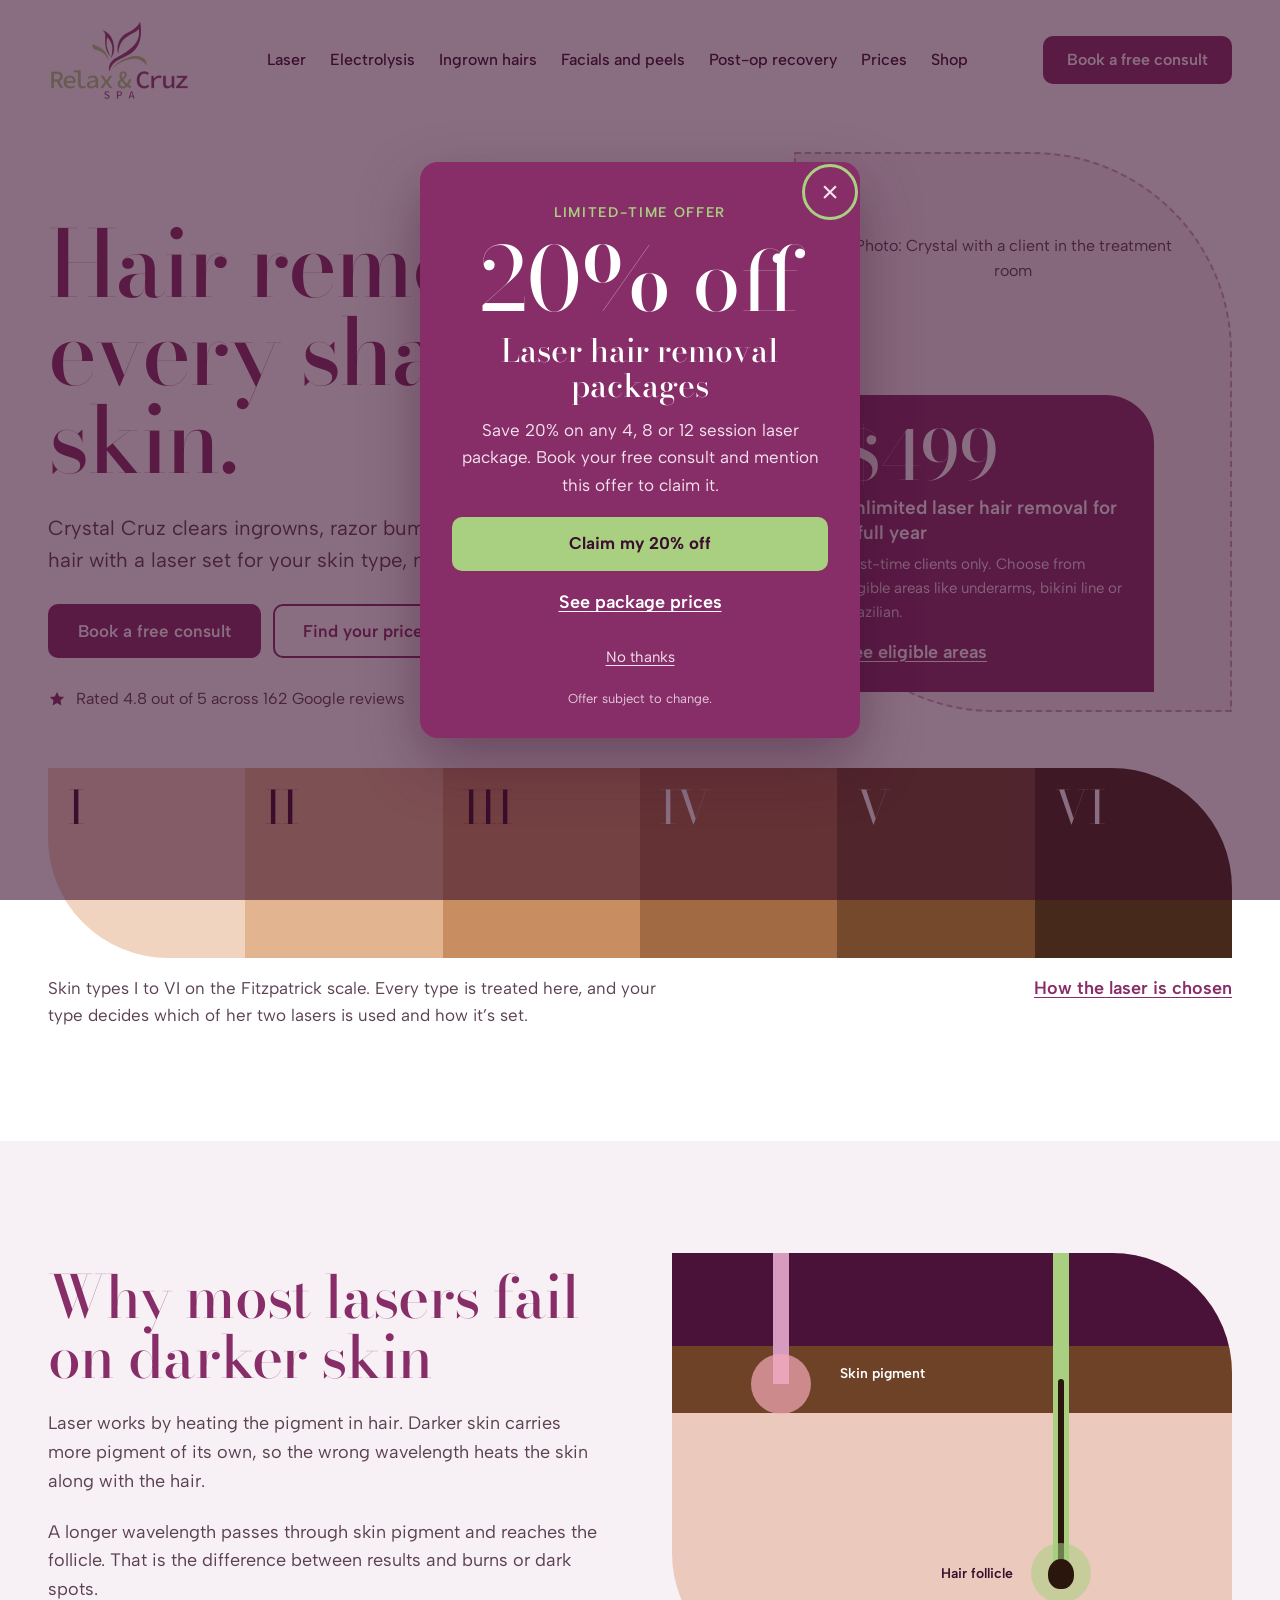
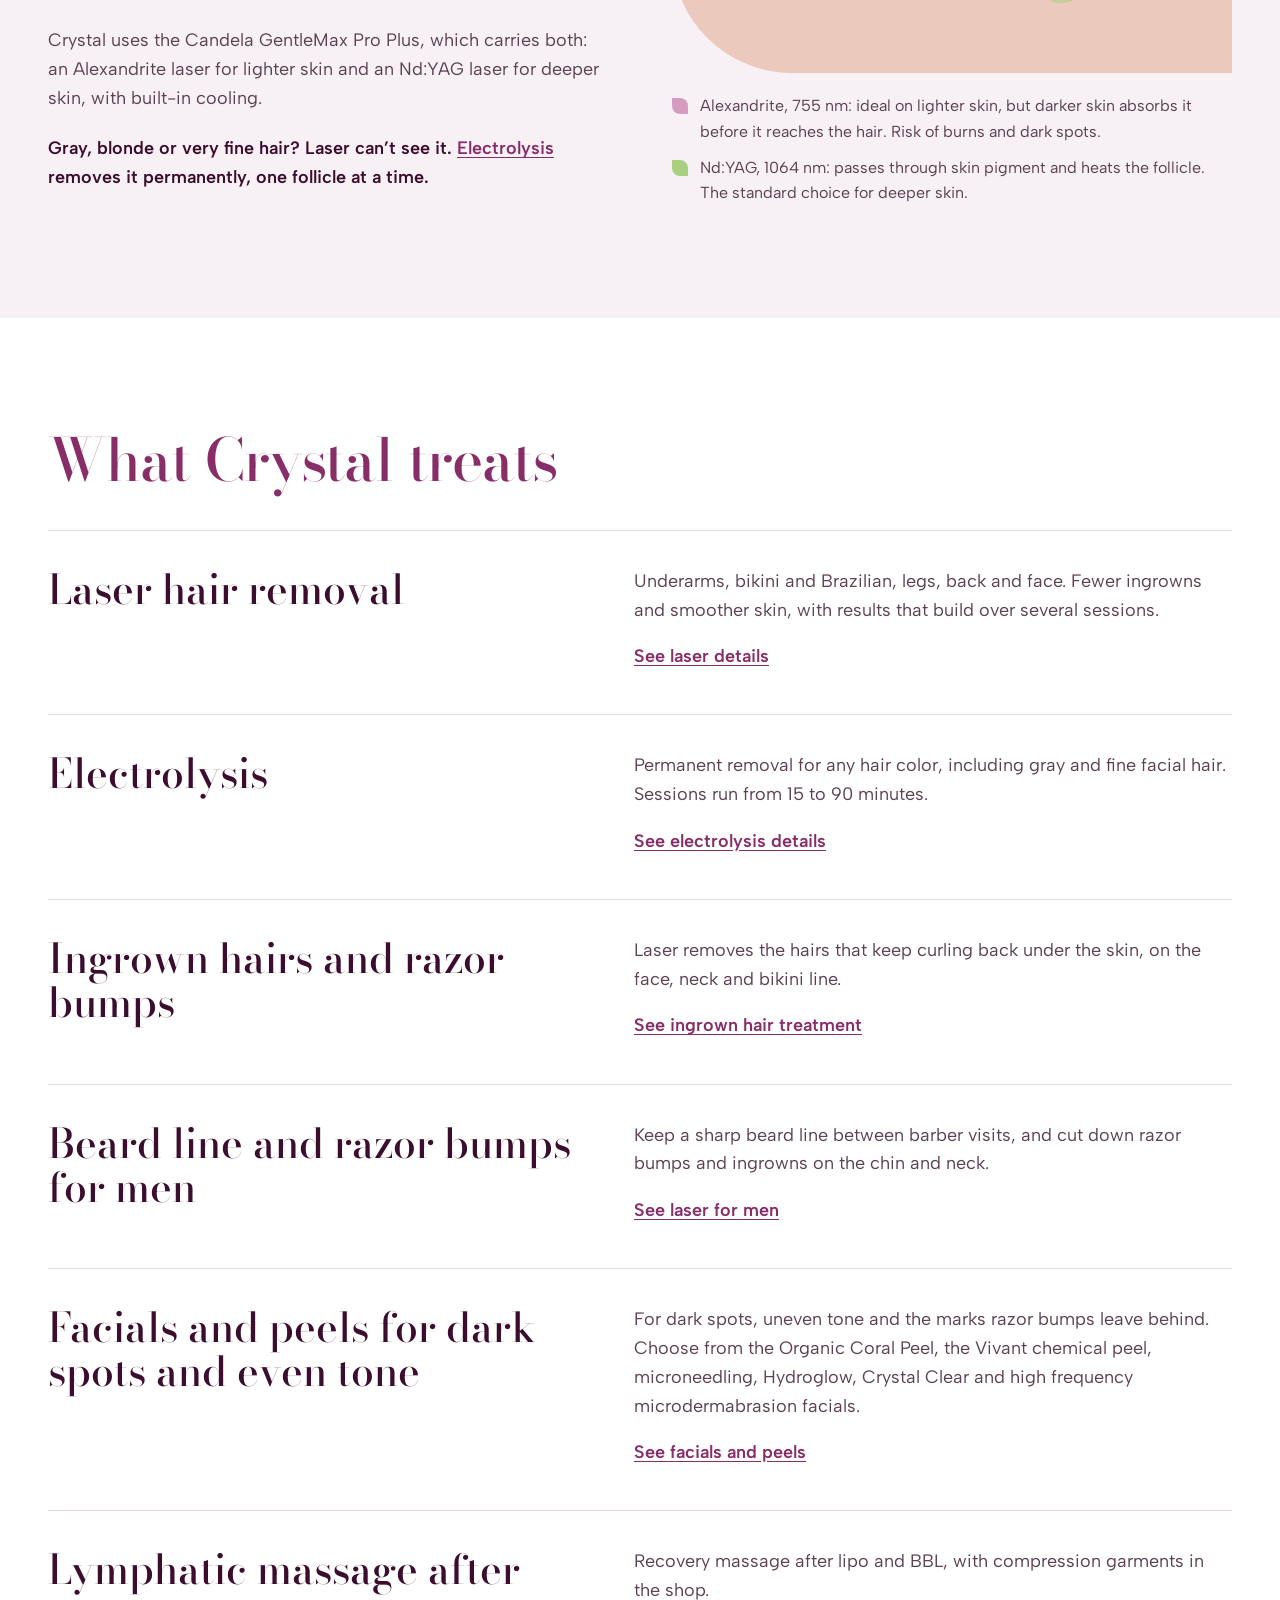
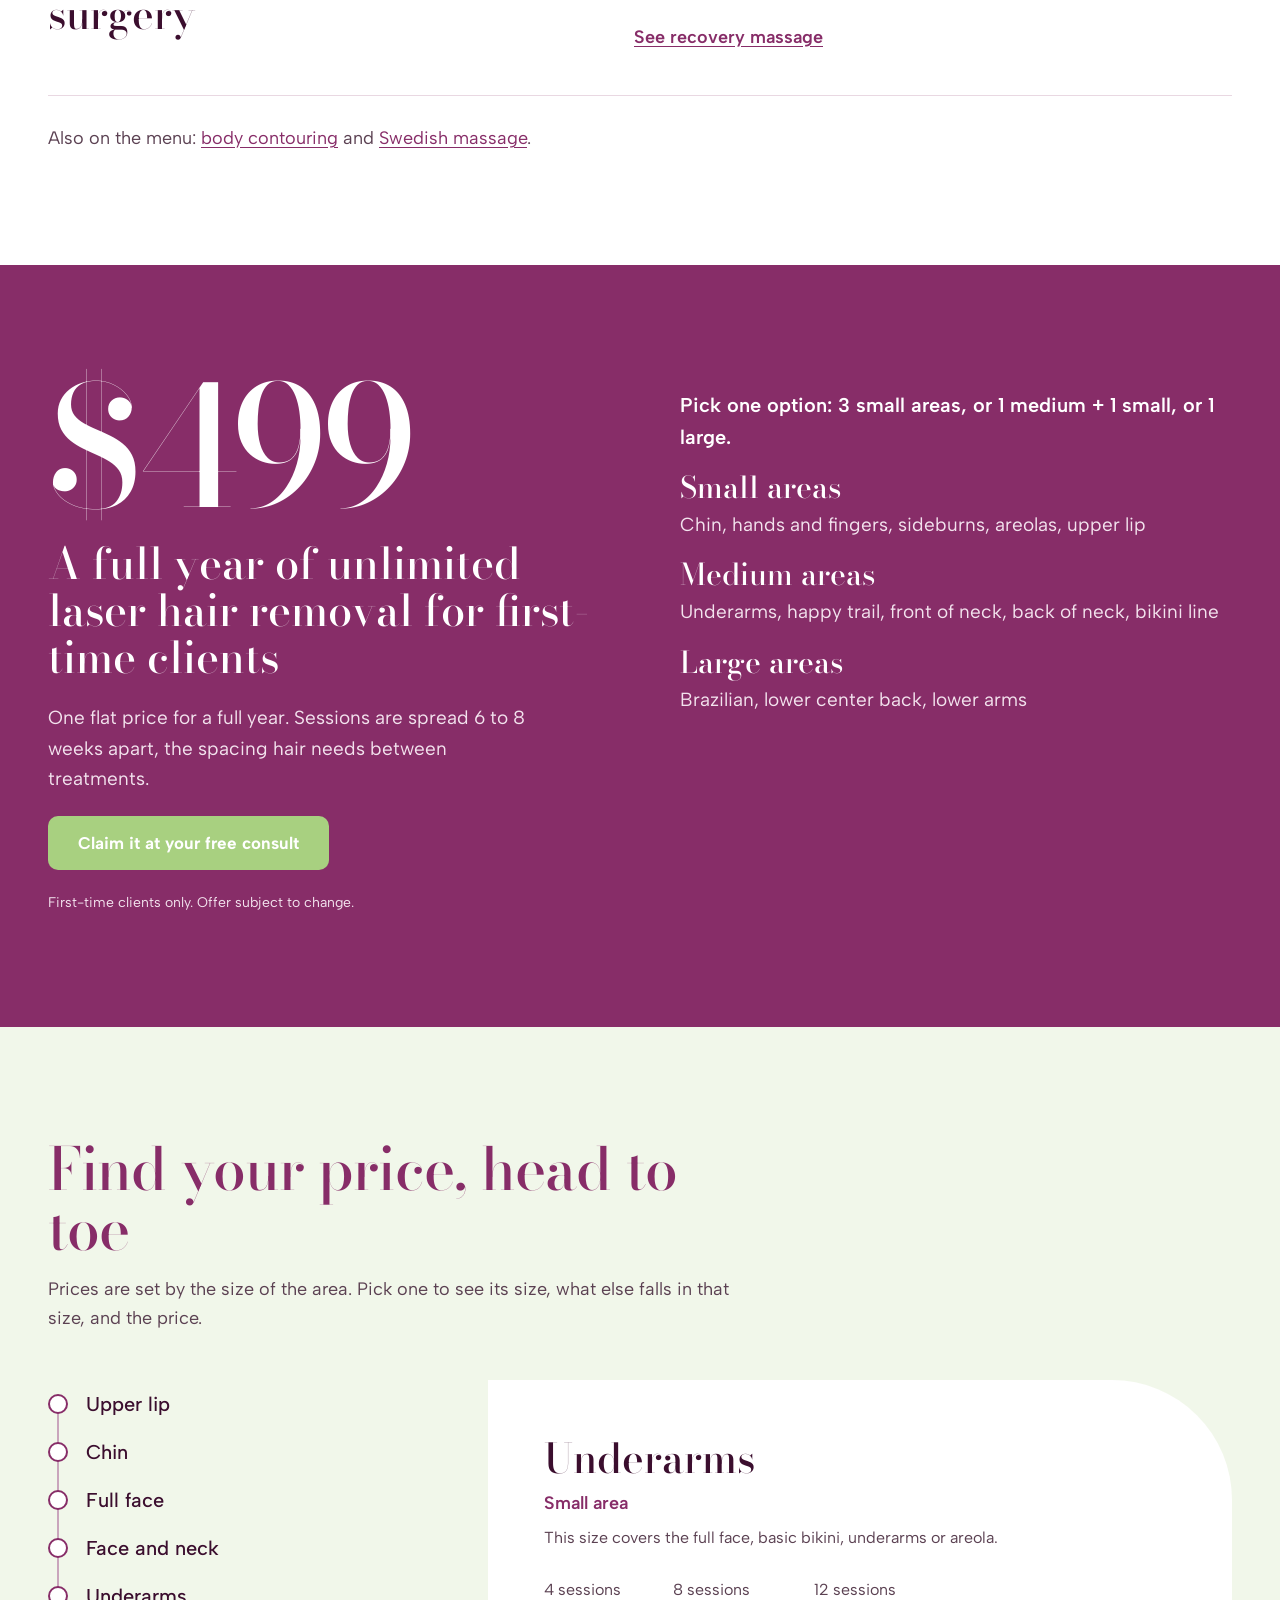
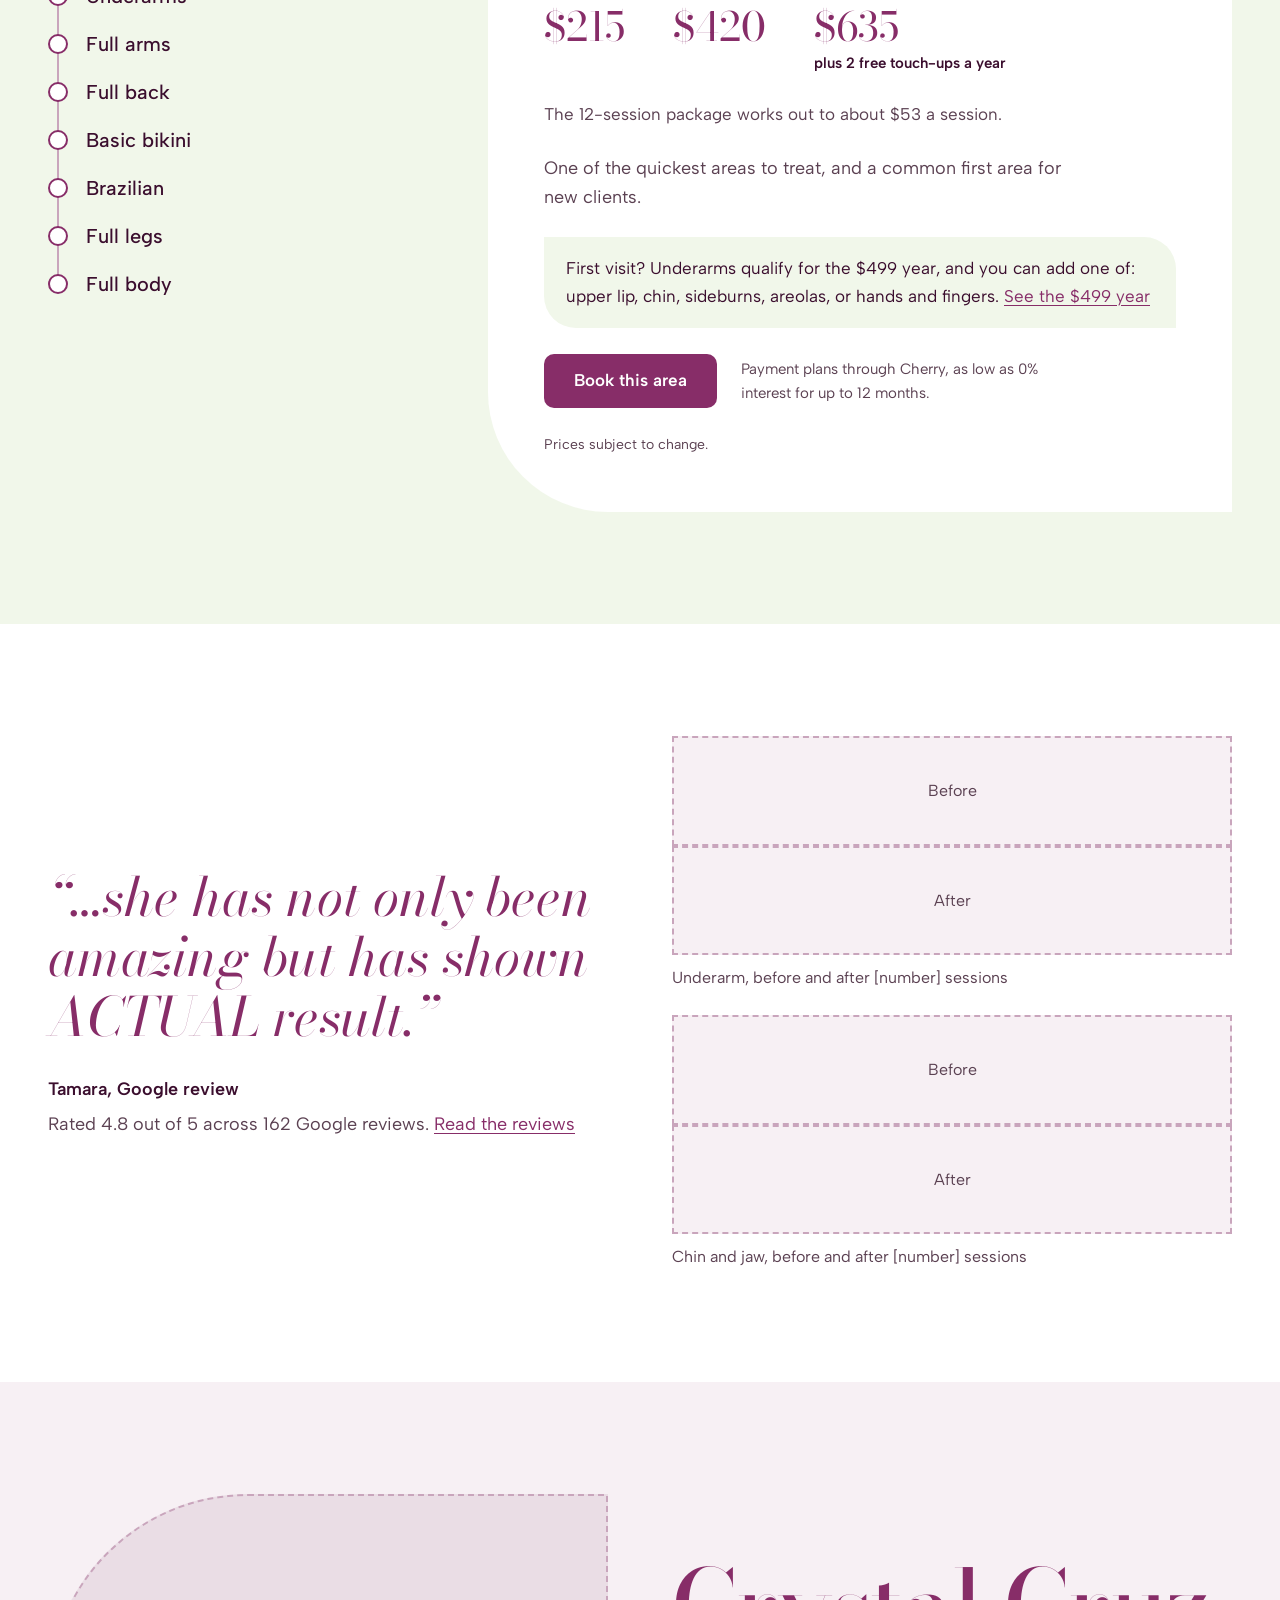
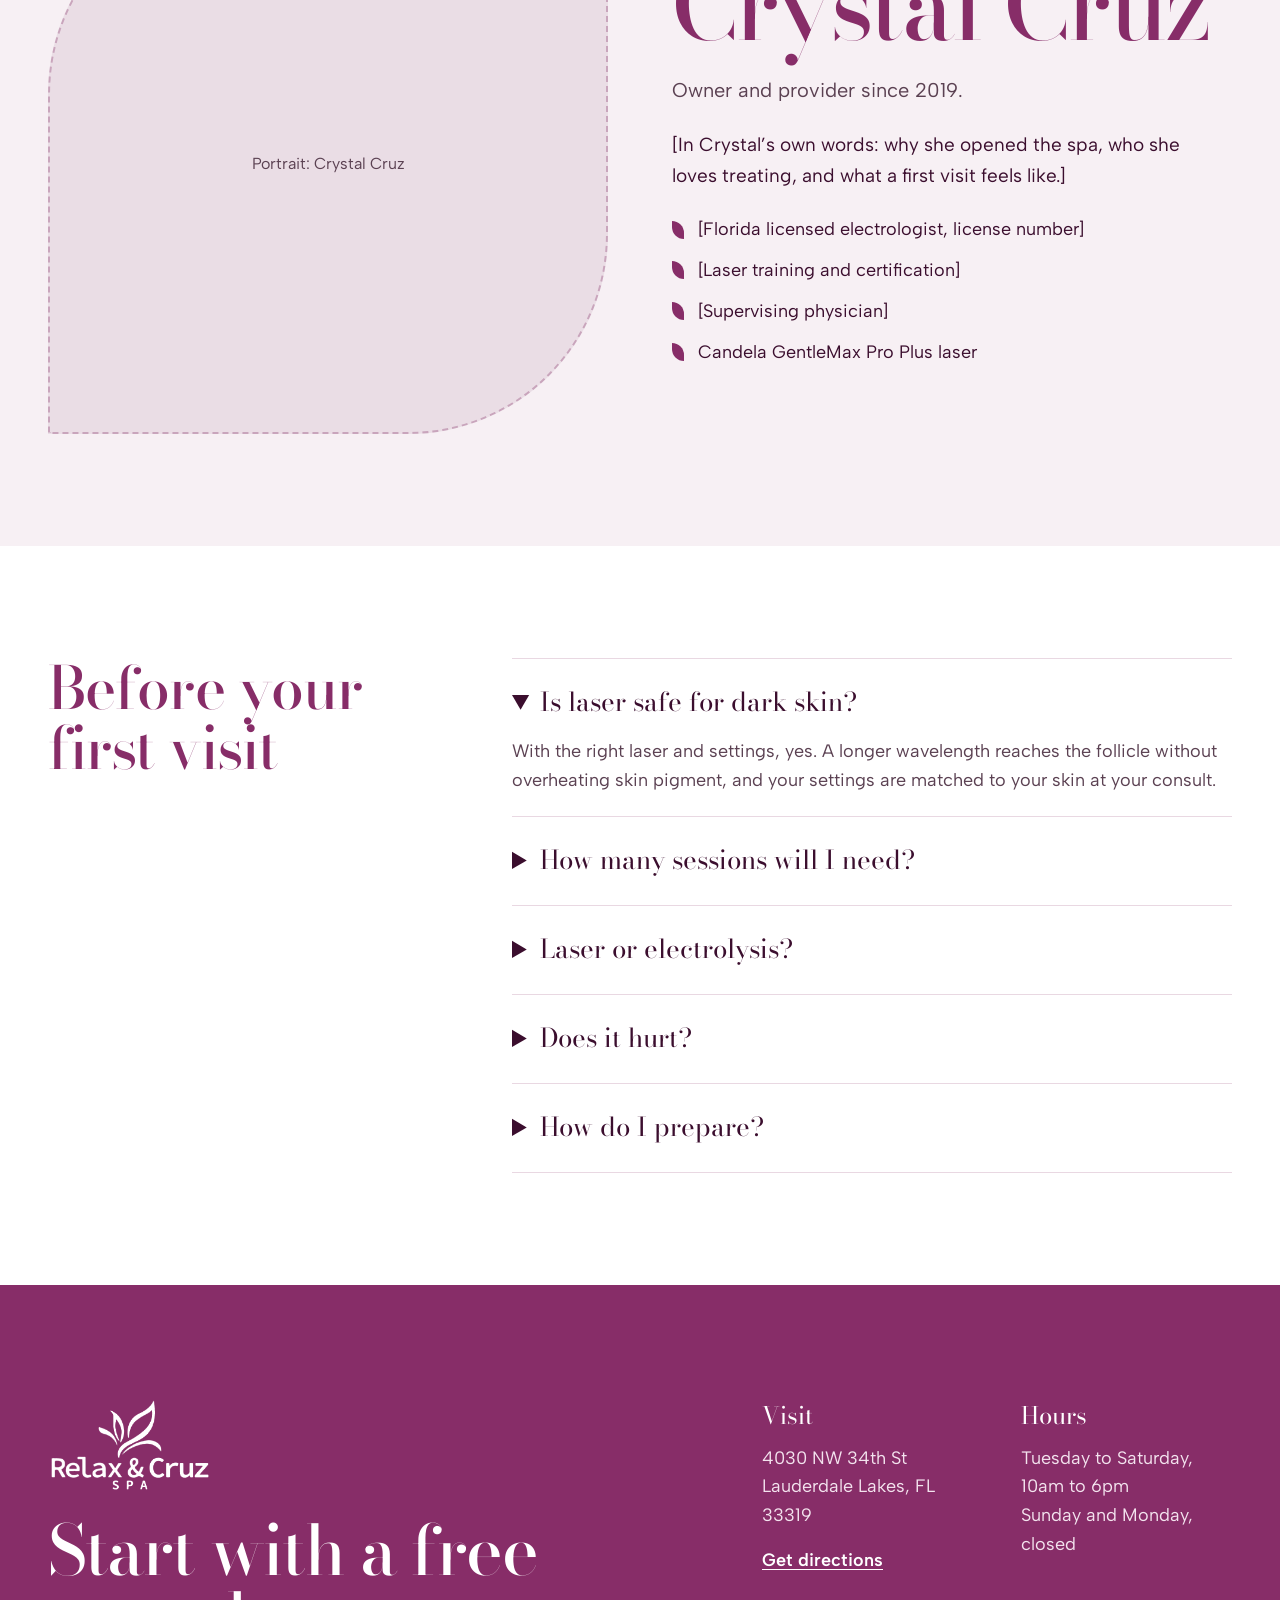
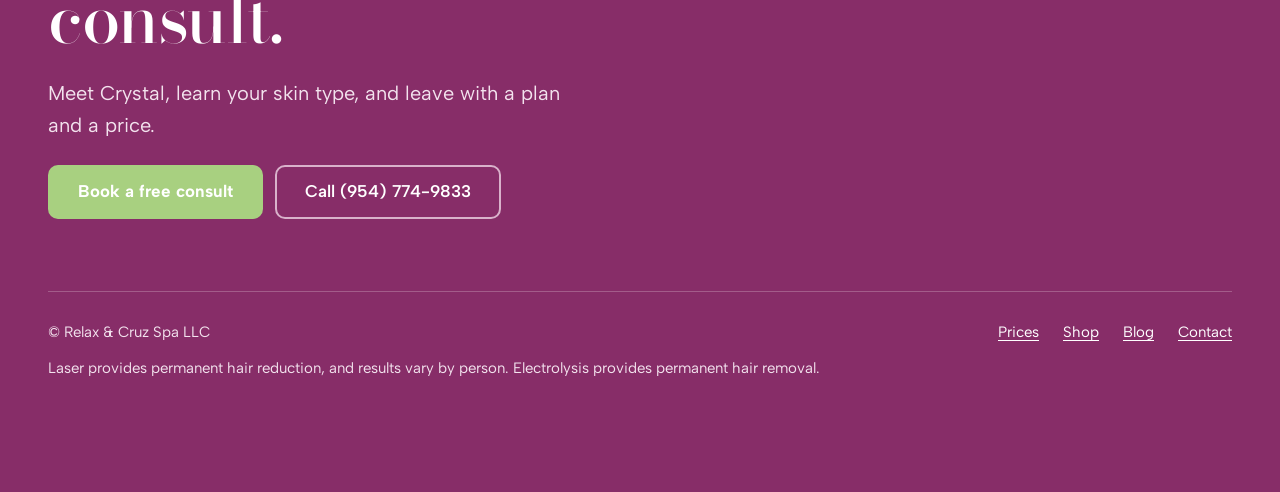
<file: index(cruz).html>
<!doctype html>
<html lang="en">
<head>
<meta charset="utf-8">
<meta name="viewport" content="width=device-width, initial-scale=1">
<title>Laser Hair Removal for Dark Skin | Lauderdale Lakes FL | Relax &amp; Cruz Spa</title>
<meta name="description" content="Laser hair removal, electrolysis, facials and peels for every skin tone in Lauderdale Lakes, FL. Candela GentleMax Pro Plus laser. $499 unlimited first year for new clients.">
<link rel="canonical" href="https://www.relaxandcruzspa.com/">
<meta property="og:type" content="website">
<meta property="og:site_name" content="Relax &amp; Cruz Spa">
<meta property="og:title" content="Laser hair removal for every shade of skin">
<meta property="og:description" content="Laser hair removal, electrolysis, facials and peels in Lauderdale Lakes, FL. $499 unlimited first year for new clients.">
<meta property="og:url" content="https://www.relaxandcruzspa.com/">
<meta name="theme-color" content="#872D68">
<link rel="icon" type="image/png" href="favicon.png">
<link rel="apple-touch-icon" href="apple-touch-icon.png">
<link rel="preconnect" href="https://fonts.googleapis.com">
<link rel="preconnect" href="https://fonts.gstatic.com" crossorigin>
<link rel="stylesheet" href="https://fonts.googleapis.com/css2?family=Albert+Sans:wght@400;500;600;700&family=Bodoni+Moda:ital,opsz,wght@0,6..96,400..700;1,6..96,400..700&display=swap">
<link rel="stylesheet" href="styles.css">
<script type="application/ld+json">
{
  "@context": "https://schema.org",
  "@type": "BeautySalon",
  "name": "Relax & Cruz Spa",
  "url": "https://www.relaxandcruzspa.com/",
  "logo": "https://www.relaxandcruzspa.com/logo.png",
  "telephone": "+1-954-774-9833",
  "priceRange": "$$",
  "address": {
    "@type": "PostalAddress",
    "streetAddress": "4030 NW 34th St",
    "addressLocality": "Lauderdale Lakes",
    "addressRegion": "FL",
    "postalCode": "33319",
    "addressCountry": "US"
  },
  "openingHoursSpecification": [{
    "@type": "OpeningHoursSpecification",
    "dayOfWeek": ["Tuesday", "Wednesday", "Thursday", "Friday", "Saturday"],
    "opens": "10:00",
    "closes": "18:00"
  }],
  "sameAs": [
    "https://www.facebook.com/341433079826281/",
    "https://www.yelp.com/biz/relax-and-cruz-spa-lauderdale"
  ]
}
</script>
</head>
<body>
<a class="skip-link" href="#main">Skip to content</a>

<header class="site-header">
  <div class="wrap header-bar">
    <a class="brand" href="./"><img src="logo.png" alt="Relax &amp; Cruz Spa" width="276" height="162"></a>
    <nav class="nav" id="site-nav" aria-label="Main">
      <a href="laser-hair-removal/">Laser</a>
      <a href="electrolysis/">Electrolysis</a>
      <a href="ingrown-hair/">Ingrown hairs</a>
      <a href="facials-and-peels/">Facials and peels</a>
      <a href="lymphatic-massage/">Post-op recovery</a>
      <a href="#prices">Prices</a>
      <a href="shop/">Shop</a>
    </nav>
    <div class="header-actions">
      <a class="header-phone" href="tel:+19547749833">(954) 774-9833</a>
      <a class="btn btn-plum" href="https://book.squareup.com/appointments/5c3y8w34fg9goo/location/LR7VH9PK37BJG/services">Book a free consult</a>
      <button class="menu-toggle" type="button" aria-expanded="false" aria-controls="site-nav" aria-label="Open menu">
        <svg width="22" height="22" viewBox="0 0 24 24" fill="none" stroke="currentColor" stroke-width="2" stroke-linecap="round" aria-hidden="true"><path d="M4 7h16M4 12h16M4 17h16"/></svg>
      </button>
    </div>
  </div>
</header>

<main id="main">

<section class="wrap hero">
  <div class="hero-grid">
    <div class="hero-copy">
      <h1 class="h1">Hair removal for every shade of skin.</h1>
      <p class="lede">Crystal Cruz clears ingrowns, razor bumps and stubborn hair with a laser set for your skin type, not a preset.</p>
      <div class="btn-row">
        <a class="btn btn-plum" href="https://book.squareup.com/appointments/5c3y8w34fg9goo/location/LR7VH9PK37BJG/services">Book a free consult</a>
        <a class="btn btn-outline" href="#prices">Find your price</a>
      </div>
      <p class="rating"><svg width="18" height="18" viewBox="0 0 24 24" fill="#872D68" aria-hidden="true"><path d="M12 2.5l2.9 6.1 6.6.8-4.9 4.6 1.3 6.6L12 17.3l-5.9 3.3 1.3-6.6-4.9-4.6 6.6-.8z"/></svg>Rated 4.8 out of 5 across 162 Google reviews</p>
    </div>
    <div class="hero-media">
      <div class="hero-frame">
        <!-- TODO before launch: replace this placeholder with <img class="photo leaf-lg" src="hero.jpg" alt="Crystal treating a client"> -->
        <div class="ph leaf-lg">Photo: Crystal with a client in the treatment room</div>
        <div class="offer-card" style="border-radius: 0 48px 0 48px">
          <p class="price">$499</p>
          <p class="what">Unlimited laser hair removal for a full year</p>
          <p class="terms">First-time clients only. Choose from eligible areas like underarms, bikini line or Brazilian.</p>
          <a class="text-link" href="#offer">See eligible areas</a>
        </div>
      </div>
    </div>
  </div>

  <div class="shades-block">
    <div class="shades leaf-md" role="img" aria-label="Six skin tones, Fitzpatrick types I to VI, all treated here">
      <div class="shade" style="background:#F1D4C0">I</div>
      <div class="shade" style="background:#E2B48F">II</div>
      <div class="shade" style="background:#C88E62">III</div>
      <div class="shade on-dark" style="background:#A26A42">IV</div>
      <div class="shade on-dark" style="background:#74492C">V</div>
      <div class="shade on-dark" style="background:#46291A">VI</div>
    </div>
    <div class="shades-caption">
      <p class="muted small" style="font-size:17px; max-width:640px">Skin types I to VI on the Fitzpatrick scale. Every type is treated here, and your type decides which of her two lasers is used and how it’s set.</p>
      <a href="#laser" style="font-weight:600">How the laser is chosen</a>
    </div>
  </div>
</section>

<section id="laser" class="section bg-tint">
  <div class="wrap split">
    <div class="stack">
      <h2 class="h2">Why most lasers fail on darker skin</h2>
      <p class="muted">Laser works by heating the pigment in hair. Darker skin carries more pigment of its own, so the wrong wavelength heats the skin along with the hair.</p>
      <p class="muted">A longer wavelength passes through skin pigment and reaches the follicle. That is the difference between results and burns or dark spots.</p>
      <p class="muted">Crystal uses the Candela GentleMax Pro Plus, which carries both: an Alexandrite laser for lighter skin and an Nd:YAG laser for deeper skin, with built-in cooling.</p>
      <p style="font-weight:600">Gray, blonde or very fine hair? Laser can’t see it. <a href="electrolysis/">Electrolysis</a> removes it permanently, one follicle at a time.</p>
    </div>
    <figure style="margin:0">
      <div class="diagram leaf-md" role="img" aria-label="Diagram: a shorter wavelength stops in the pigmented skin surface, while a longer wavelength passes through to the hair follicle">
        <span class="d-air"></span>
        <span class="d-skin"></span>
        <span class="d-label d-skin-label">Skin pigment</span>
        <span class="d-label dark" style="left:calc(68% - 112px); top:calc(76% - 10px)">Hair follicle</span>
        <span class="d-beam-short"></span>
        <span class="d-heat" style="left:calc(18% - 22px); top:calc(31% - 30px); background:#F4A9B8; opacity:.7"></span>
        <span class="d-beam-long"></span>
        <span class="d-hair"></span>
        <span class="d-heat" style="left:calc(68% - 22px); top:calc(76% - 30px); background:#A8D080; opacity:.55"></span>
        <span class="d-bulb"></span>
      </div>
      <figcaption class="legend">
        <span><i style="background:#D79BC0"></i>Alexandrite, 755 nm: ideal on lighter skin, but darker skin absorbs it before it reaches the hair. Risk of burns and dark spots.</span>
        <span><i style="background:#A8D080"></i>Nd:YAG, 1064 nm: passes through skin pigment and heats the follicle. The standard choice for deeper skin.</span>
      </figcaption>
    </figure>
  </div>
</section>

<section id="services" class="section">
  <div class="wrap">
    <h2 class="h2">What Crystal treats</h2>
    <div class="services">
      <div class="service-row">
        <h3 class="h3">Laser hair removal</h3>
        <div>
          <p class="muted">Underarms, bikini and Brazilian, legs, back and face. Fewer ingrowns and smoother skin, with results that build over several sessions.</p>
          <a class="text-link" href="laser-hair-removal/">See laser details</a>
        </div>
      </div>
      <div class="service-row">
        <h3 class="h3">Electrolysis</h3>
        <div>
          <p class="muted">Permanent removal for any hair color, including gray and fine facial hair. Sessions run from 15 to 90 minutes.</p>
          <a class="text-link" href="electrolysis/">See electrolysis details</a>
        </div>
      </div>
      <div class="service-row">
        <h3 class="h3">Ingrown hairs and razor bumps</h3>
        <div>
          <p class="muted">Laser removes the hairs that keep curling back under the skin, on the face, neck and bikini line.</p>
          <a class="text-link" href="ingrown-hair/">See ingrown hair treatment</a>
        </div>
      </div>
      <div class="service-row">
        <h3 class="h3">Beard line and razor bumps for men</h3>
        <div>
          <p class="muted">Keep a sharp beard line between barber visits, and cut down razor bumps and ingrowns on the chin and neck.</p>
          <a class="text-link" href="laser-for-men/">See laser for men</a>
        </div>
      </div>
      <div class="service-row">
        <h3 class="h3">Facials and peels for dark spots and even tone</h3>
        <div>
          <p class="muted">For dark spots, uneven tone and the marks razor bumps leave behind. Choose from the Organic Coral Peel, the Vivant chemical peel, microneedling, Hydroglow, Crystal Clear and high frequency microdermabrasion facials.</p>
          <a class="text-link" href="facials-and-peels/">See facials and peels</a>
        </div>
      </div>
      <div class="service-row">
        <h3 class="h3">Lymphatic massage after surgery</h3>
        <div>
          <p class="muted">Recovery massage after lipo and BBL, with compression garments in the shop.</p>
          <a class="text-link" href="lymphatic-massage/">See recovery massage</a>
        </div>
      </div>
    </div>
    <p class="muted" style="margin-top:28px">Also on the menu: <a href="body-contouring/">body contouring</a> and <a href="massage/">Swedish massage</a>.</p>
  </div>
</section>

<section id="offer" class="section bg-plum">
  <div class="wrap offer-grid">
    <div class="stack">
      <p class="offer-price">$499</p>
      <h2 class="offer-title">A full year of unlimited laser hair removal for first-time clients</h2>
      <p class="on-plum" style="font-size:19px; max-width:480px">One flat price for a full year. Sessions are spread 6 to 8 weeks apart, the spacing hair needs between treatments.</p>
      <a class="btn btn-leaf" style="align-self:flex-start" href="https://book.squareup.com/appointments/5c3y8w34fg9goo/location/LR7VH9PK37BJG/services">Claim it at your free consult</a>
      <p class="on-plum small" style="font-size:14px">First-time clients only. Offer subject to change.</p>
    </div>
    <div class="stack" style="gap:18px; padding-top:12px">
      <p style="font-size:20px; font-weight:600">Pick one option: 3 small areas, or 1 medium + 1 small, or 1 large.</p>
      <div class="choice">
        <p class="lead">Small areas</p>
        <p class="areas">Chin, hands and fingers, sideburns, areolas, upper lip</p>
      </div>
      <div class="choice">
        <p class="lead">Medium areas</p>
        <p class="areas">Underarms, happy trail, front of neck, back of neck, bikini line</p>
      </div>
      <div class="choice">
        <p class="lead">Large areas</p>
        <p class="areas">Brazilian, lower center back, lower arms</p>
      </div>
    </div>
  </div>
</section>

<section id="prices" class="section bg-green">
  <div class="wrap">
    <div class="stack" style="gap:16px; max-width:720px">
      <h2 class="h2">Find your price, head to toe</h2>
      <p class="muted">Prices are set by the size of the area. Pick one to see its size, what else falls in that size, and the price.</p>
    </div>
    <div class="finder">
      <ul class="finder-list" id="area-list" aria-label="Body areas">
        <!-- Filled by js/main.js. Buttons below are the no-script fallback. -->
        <li><button class="area-btn" type="button" data-area="3" aria-pressed="true">Underarms</button></li>
      </ul>
      <div class="finder-panel leaf-md" id="finder-panel" aria-live="polite">
        <div class="stack-sm" style="gap:8px">
          <h3 class="h3" data-f="name">Underarms</h3>
          <p class="tier" data-f="tier">Small area</p>
          <p class="muted" style="font-size:16px">This size covers <span data-f="covers">the full face, basic bikini, underarms, areola or happy trail</span>.</p>
        </div>
        <div class="prices">
          <div class="price-box"><span class="label">4 sessions</span><span class="amount" data-f="p4">$215</span></div>
          <div class="price-box"><span class="label">8 sessions</span><span class="amount" data-f="p8">$420</span></div>
          <div class="price-box"><span class="label">12 sessions</span><span class="amount" data-f="p12">$635</span><span class="extra">plus 2 free touch-ups a year</span></div>
        </div>
        <p class="muted" style="font-size:17px">The 12-session package works out to about <span data-f="per">$53</span> a session.</p>
        <p class="muted" data-f="note" style="max-width:540px">One of the quickest areas to treat, and a common first area for new clients.</p>
        <p class="offer-note leaf-sm"><span data-f="offer">First visit? Underarms qualify for the $499 year, and you can add one of: upper lip, chin, sideburns, areolas, or hands and fingers.</span> <a href="#offer">See the $499 year</a></p>
        <div class="finder-cta">
          <a class="btn btn-plum" href="https://book.squareup.com/appointments/5c3y8w34fg9goo/location/LR7VH9PK37BJG/services">Book this area</a>
          <!-- TODO: link "Cherry" to her Cherry application page -->
          <span class="small muted">Payment plans through Cherry, as low as 0% interest for up to 12 months.</span>
        </div>
        <p class="muted" style="font-size:14px">Prices subject to change.</p>
      </div>
    </div>
  </div>
</section>

<section class="section">
  <div class="wrap split">
    <figure class="stack" style="margin:0; gap:28px">
      <blockquote class="quote">“…she has not only been amazing but has shown ACTUAL result.”</blockquote>
      <figcaption class="stack-sm" style="gap:6px">
        <span style="font-weight:600">Tamara, Google review</span>
        <!-- TODO: replace with her Google Business Profile reviews link -->
        <span class="muted">Rated 4.8 out of 5 across 162 Google reviews. <a href="https://www.google.com/search?q=Relax+and+Cruz+Spa+Lauderdale+Lakes+reviews">Read the reviews</a></span>
      </figcaption>
    </figure>
    <div class="stack" style="gap:24px">
      <!-- TODO before launch: replace before and after placeholders with real photos -->
      <div class="stack-sm">
        <div class="ba"><div class="ph">Before</div><div class="ph">After</div></div>
        <p class="muted" style="font-size:16px">Underarm, before and after [number] sessions</p>
      </div>
      <div class="stack-sm">
        <div class="ba"><div class="ph">Before</div><div class="ph">After</div></div>
        <p class="muted" style="font-size:16px">Chin and jaw, before and after [number] sessions</p>
      </div>
    </div>
  </div>
</section>

<section class="section bg-tint">
  <div class="wrap split">
    <div>
      <!-- TODO before launch: replace with <img class="photo leaf-rev" src="crystal.jpg" alt="Crystal Cruz"> -->
      <div class="ph leaf-rev about-frame" style="background:#EADDE5">Portrait: Crystal Cruz</div>
    </div>
    <div class="stack" style="gap:24px">
      <h2 class="about-name">Crystal Cruz</h2>
      <p class="muted" style="font-size:20px">Owner and provider since 2019.</p>
      <!-- TODO before launch: Crystal's bio in her own words -->
      <p style="font-size:19px; max-width:540px">[In Crystal’s own words: why she opened the spa, who she loves treating, and what a first visit feels like.]</p>
      <!-- TODO before launch: fill in or remove each credential. Do not launch with brackets. -->
      <ul class="creds">
        <li>[Florida licensed electrologist, license number]</li>
        <li>[Laser training and certification]</li>
        <li>[Supervising physician]</li>
        <li>Candela GentleMax Pro Plus laser</li>
      </ul>
    </div>
  </div>
</section>

<section class="section">
  <div class="wrap faq">
    <h2 class="h2">Before your first visit</h2>
    <div class="faq-list">
      <details open>
        <summary>Is laser safe for dark skin?</summary>
        <p>With the right laser and settings, yes. A longer wavelength reaches the follicle without overheating skin pigment, and your settings are matched to your skin at your consult.</p>
      </details>
      <details>
        <summary>How many sessions will I need?</summary>
        <p>Most areas take several sessions spaced 6 to 8 weeks apart, because hair grows in cycles. You leave your free consult with a plan.</p>
      </details>
      <details>
        <summary>Laser or electrolysis?</summary>
        <p>Laser treats larger areas fast and reduces hair long term. Electrolysis removes hair permanently, one follicle at a time, and works on any hair color.</p>
      </details>
      <details>
        <summary>Does it hurt?</summary>
        <p>Most clients describe laser as a quick snap against the skin. Electrolysis feels like a brief warm pinch.</p>
      </details>
      <details>
        <summary>How do I prepare?</summary>
        <p>Shave the area the day before. Skip waxing, plucking and tanning between sessions, and tell us about any medication that makes your skin sun-sensitive.</p>
      </details>
    </div>
  </div>
</section>

<section id="book" class="section bg-plum">
  <div class="wrap">
    <div class="book-grid">
      <div class="stack" style="gap:24px">
        <img src="logo-white.png" alt="" width="276" height="162" style="height:96px; width:auto; align-self:flex-start">
        <h2 class="book-title">Start with a free consult.</h2>
        <p class="on-plum" style="font-size:20px; max-width:520px">Meet Crystal, learn your skin type, and leave with a plan and a price.</p>
        <div class="btn-row">
          <a class="btn btn-leaf" href="https://book.squareup.com/appointments/5c3y8w34fg9goo/location/LR7VH9PK37BJG/services">Book a free consult</a>
          <a class="btn btn-ghost" href="tel:+19547749833">Call (954) 774-9833</a>
        </div>
      </div>
      <div>
        <div class="info">
          <p class="info-title">Visit</p>
          <p class="on-plum">4030 NW 34th St<br>Lauderdale Lakes, FL 33319</p>
          <a class="text-link" href="https://www.google.com/maps/dir/?api=1&amp;destination=4030+NW+34th+St+Lauderdale+Lakes+FL+33319">Get directions</a>
        </div>
        <div class="info">
          <p class="info-title">Hours</p>
          <p class="on-plum">Tuesday to Saturday, 10am to 6pm<br>Sunday and Monday, closed</p>
        </div>
      </div>
    </div>
    <footer class="site-footer">
      <p>© Relax &amp; Cruz Spa LLC</p>
      <nav aria-label="Footer">
        <a href="#prices">Prices</a>
        <a href="shop/">Shop</a>
        <a href="blog/">Blog</a>
        <a href="contact/">Contact</a>
      </nav>
      <p class="legal">Laser provides permanent hair reduction, and results vary by person. Electrolysis provides permanent hair removal.</p>
    </footer>
  </div>
</section>

</main>

<div class="mobile-bar">
  <a class="btn btn-outline" href="tel:+19547749833">Call</a>
  <a class="btn btn-plum" href="https://book.squareup.com/appointments/5c3y8w34fg9goo/location/LR7VH9PK37BJG/services">Book a free consult</a>
</div>

<script src="main.js" defer></script>
</body>
</html>
</file>
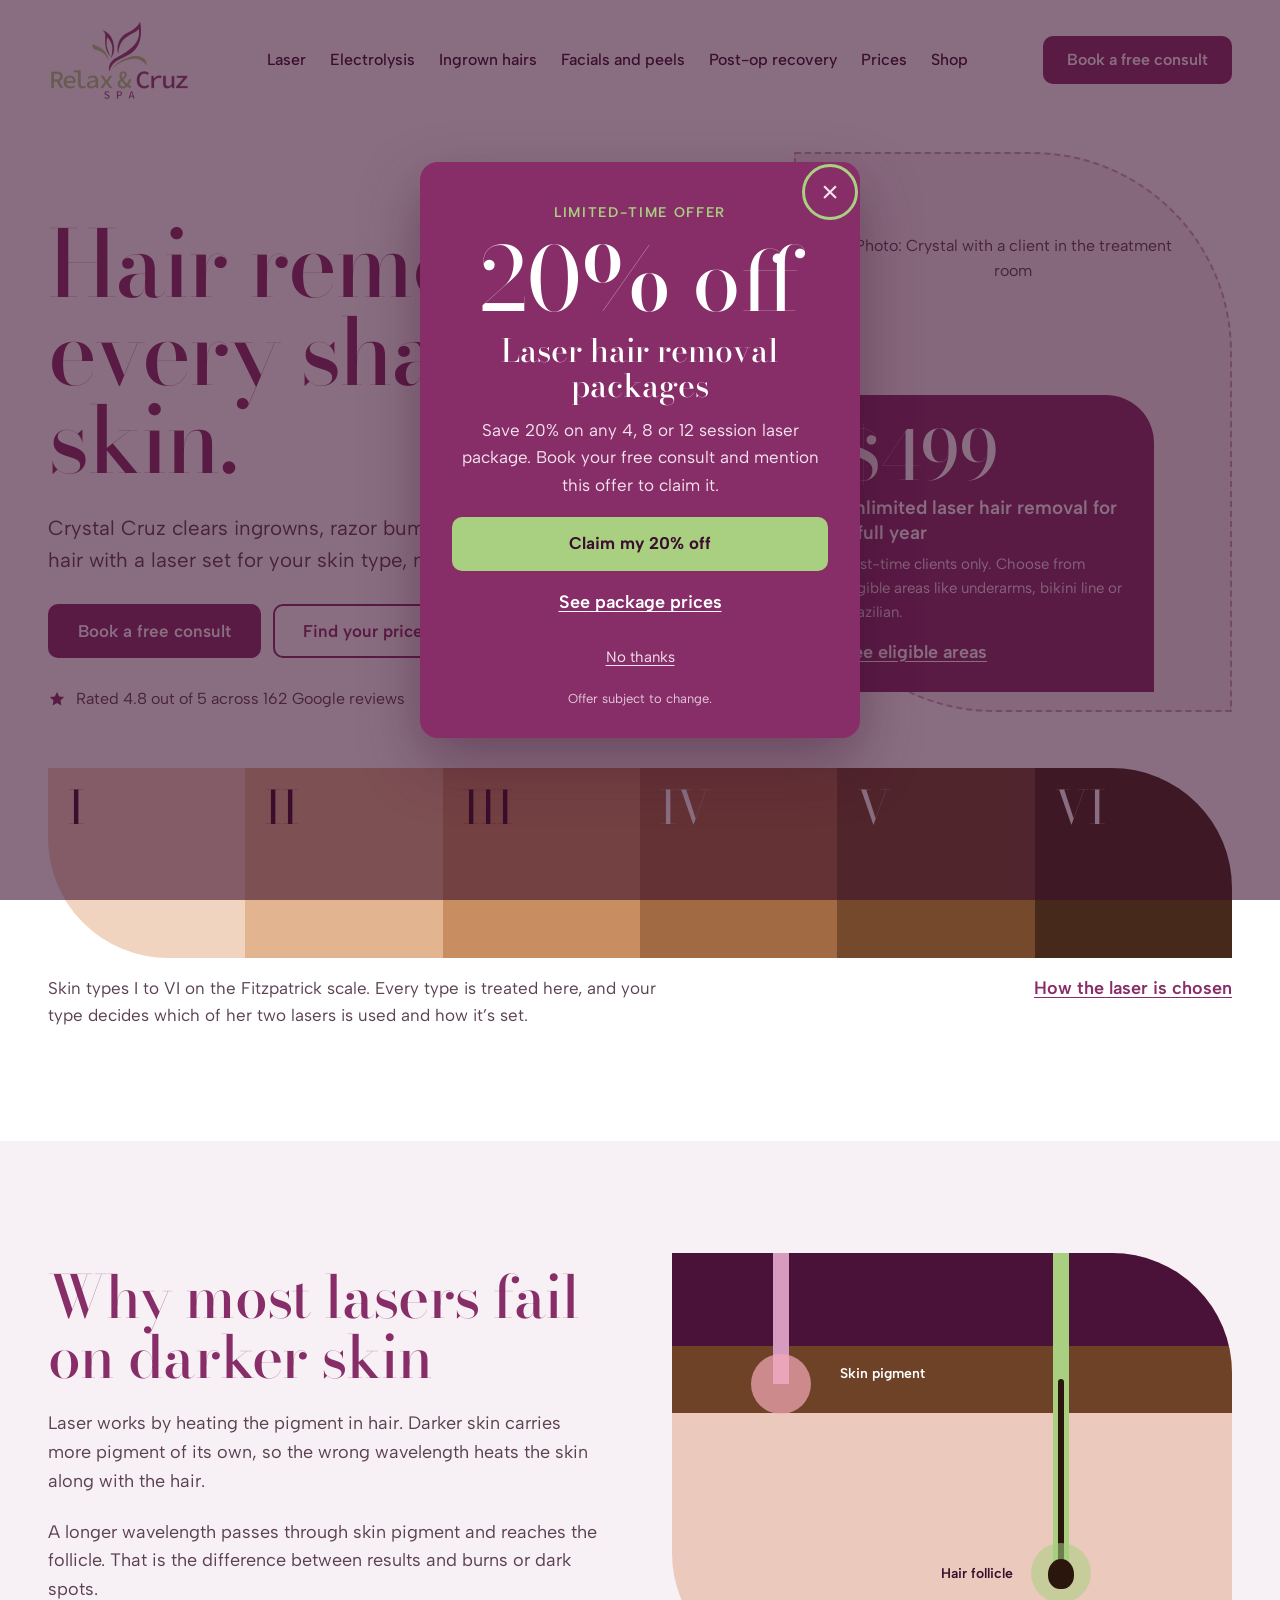
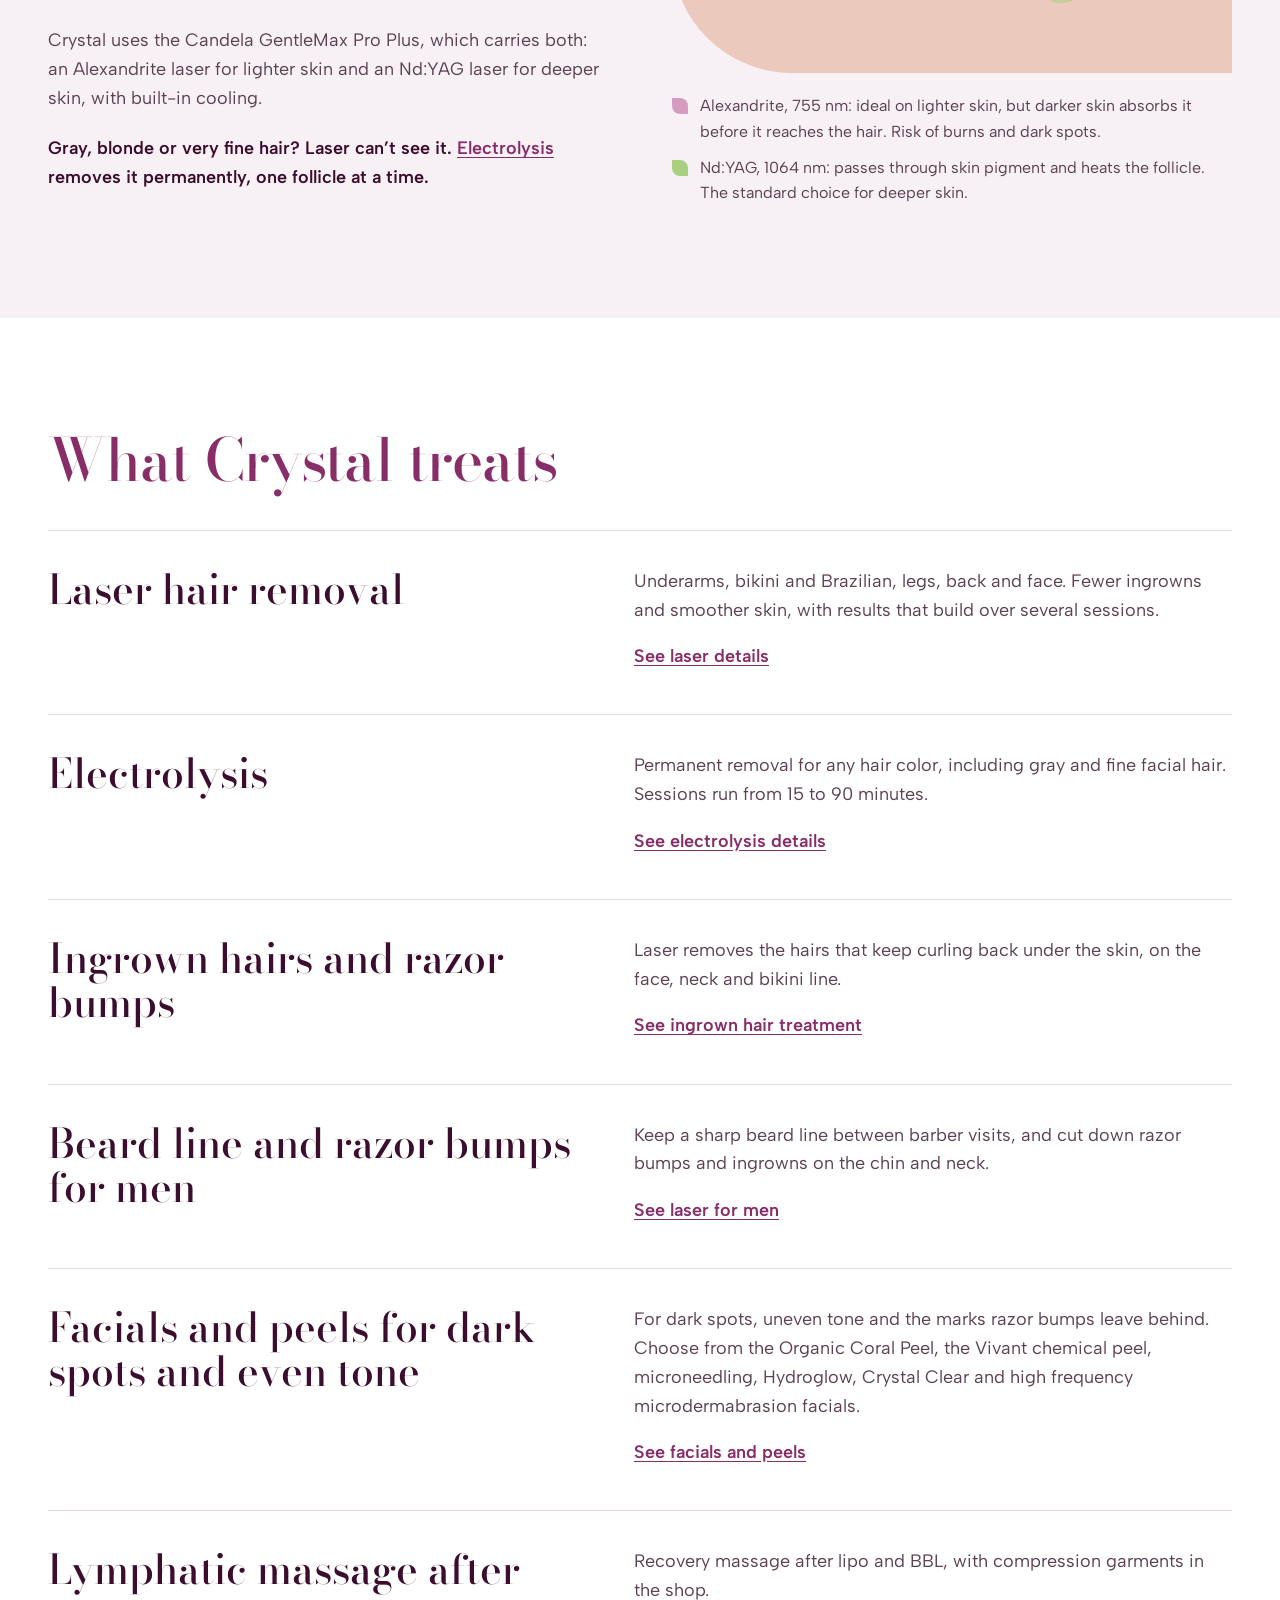
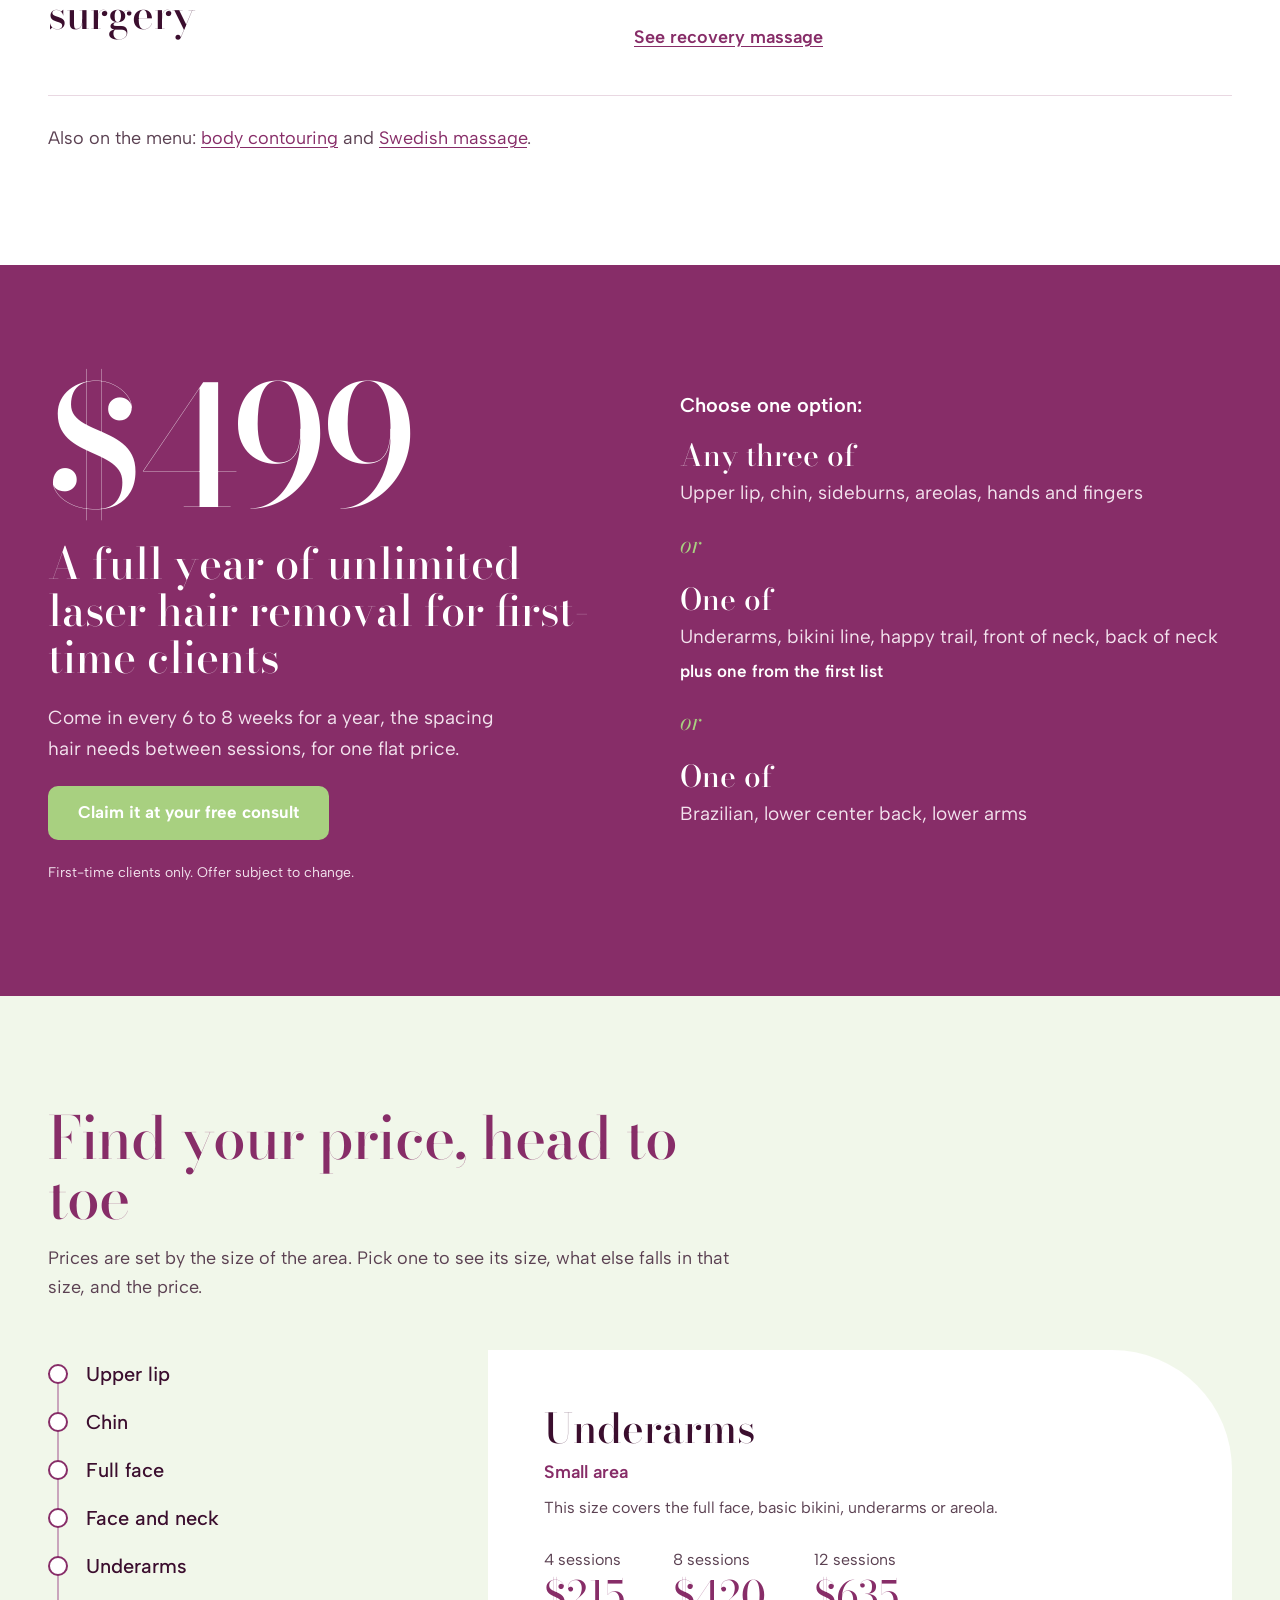
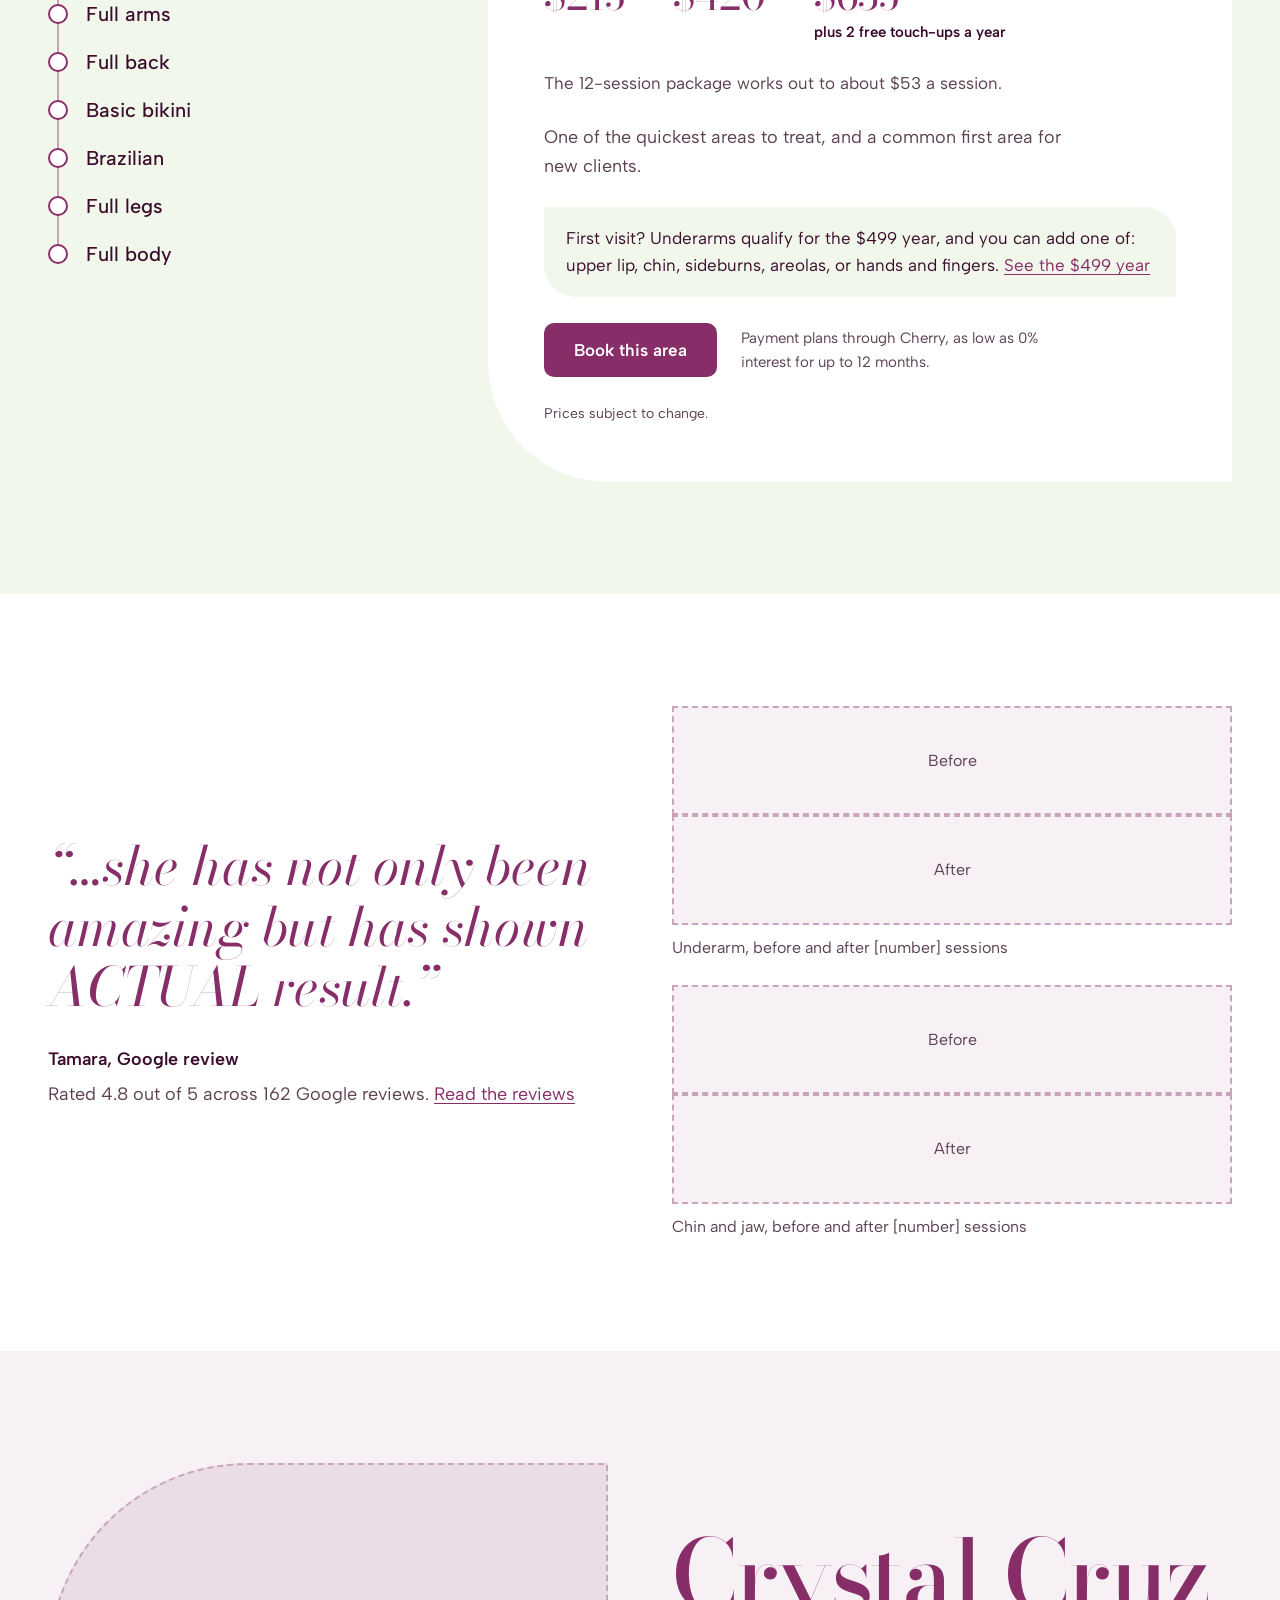
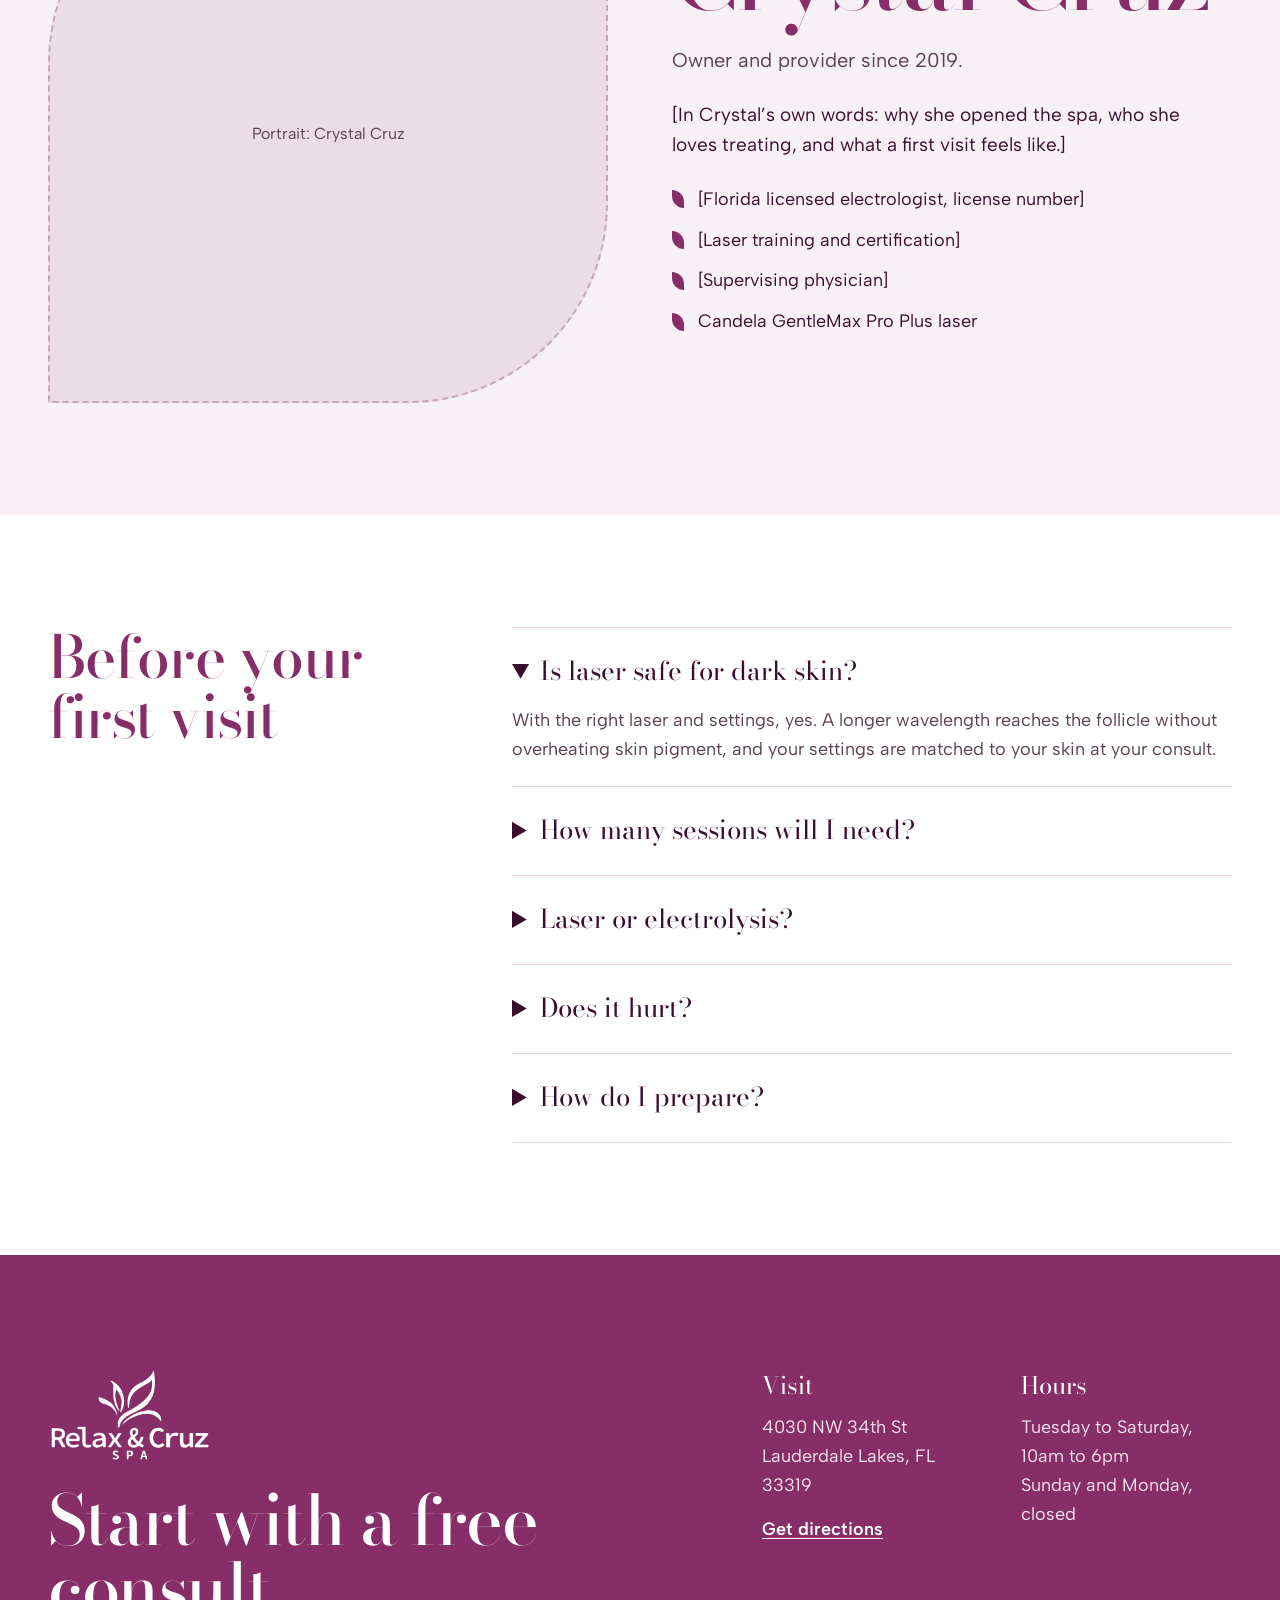
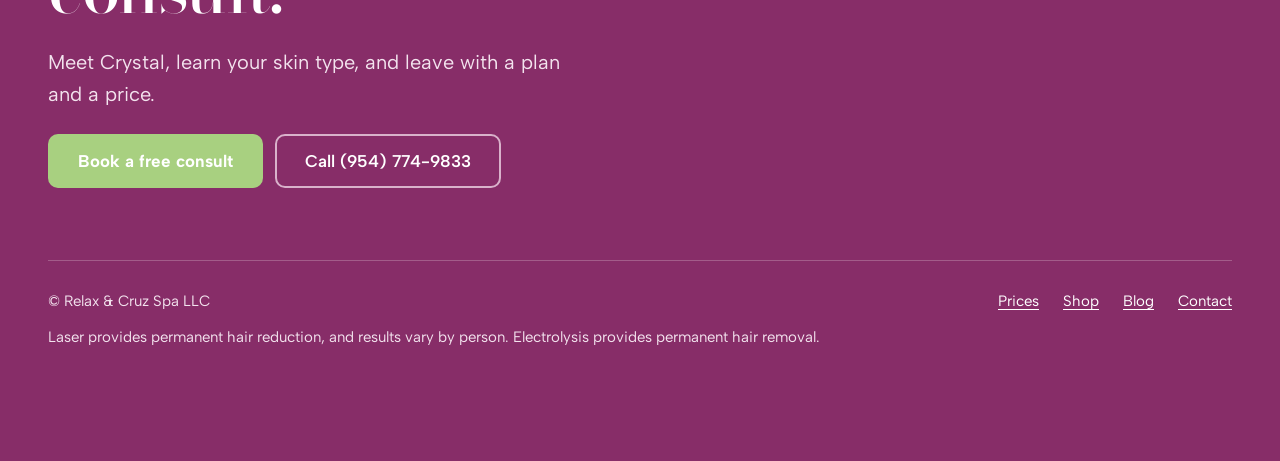
<file: indexcruz.html>
<!doctype html>
<html lang="en">
<head>
<meta charset="utf-8">
<meta name="viewport" content="width=device-width, initial-scale=1">
<title>Laser Hair Removal for Dark Skin | Lauderdale Lakes FL | Relax &amp; Cruz Spa</title>
<meta name="description" content="Laser hair removal, electrolysis, facials and peels for every skin tone in Lauderdale Lakes, FL. Candela GentleMax Pro Plus laser. $499 unlimited first year for new clients.">
<link rel="canonical" href="https://www.relaxandcruzspa.com/">
<meta property="og:type" content="website">
<meta property="og:site_name" content="Relax &amp; Cruz Spa">
<meta property="og:title" content="Laser hair removal for every shade of skin">
<meta property="og:description" content="Laser hair removal, electrolysis, facials and peels in Lauderdale Lakes, FL. $499 unlimited first year for new clients.">
<meta property="og:url" content="https://www.relaxandcruzspa.com/">
<meta name="theme-color" content="#872D68">
<link rel="icon" type="image/png" href="favicon.png">
<link rel="apple-touch-icon" href="apple-touch-icon.png">
<link rel="preconnect" href="https://fonts.googleapis.com">
<link rel="preconnect" href="https://fonts.gstatic.com" crossorigin>
<link rel="stylesheet" href="https://fonts.googleapis.com/css2?family=Albert+Sans:wght@400;500;600;700&family=Bodoni+Moda:ital,opsz,wght@0,6..96,400..700;1,6..96,400..700&display=swap">
<link rel="stylesheet" href="styles.css">
<script type="application/ld+json">
{
  "@context": "https://schema.org",
  "@type": "BeautySalon",
  "name": "Relax & Cruz Spa",
  "url": "https://www.relaxandcruzspa.com/",
  "logo": "https://www.relaxandcruzspa.com/logo.png",
  "telephone": "+1-954-774-9833",
  "priceRange": "$$",
  "address": {
    "@type": "PostalAddress",
    "streetAddress": "4030 NW 34th St",
    "addressLocality": "Lauderdale Lakes",
    "addressRegion": "FL",
    "postalCode": "33319",
    "addressCountry": "US"
  },
  "openingHoursSpecification": [{
    "@type": "OpeningHoursSpecification",
    "dayOfWeek": ["Tuesday", "Wednesday", "Thursday", "Friday", "Saturday"],
    "opens": "10:00",
    "closes": "18:00"
  }],
  "sameAs": [
    "https://www.facebook.com/341433079826281/",
    "https://www.yelp.com/biz/relax-and-cruz-spa-lauderdale"
  ]
}
</script>
</head>
<body>
<a class="skip-link" href="#main">Skip to content</a>

<header class="site-header">
  <div class="wrap header-bar">
    <a class="brand" href="./"><img src="logo.png" alt="Relax &amp; Cruz Spa" width="276" height="162"></a>
    <nav class="nav" id="site-nav" aria-label="Main">
      <a href="laser-hair-removal/">Laser</a>
      <a href="electrolysis/">Electrolysis</a>
      <a href="ingrown-hair/">Ingrown hairs</a>
      <a href="facials-and-peels/">Facials and peels</a>
      <a href="lymphatic-massage/">Post-op recovery</a>
      <a href="#prices">Prices</a>
      <a href="shop/">Shop</a>
    </nav>
    <div class="header-actions">
      <a class="header-phone" href="tel:+19547749833">(954) 774-9833</a>
      <a class="btn btn-plum" href="https://book.squareup.com/appointments/5c3y8w34fg9goo/location/LR7VH9PK37BJG/services">Book a free consult</a>
      <button class="menu-toggle" type="button" aria-expanded="false" aria-controls="site-nav" aria-label="Open menu">
        <svg width="22" height="22" viewBox="0 0 24 24" fill="none" stroke="currentColor" stroke-width="2" stroke-linecap="round" aria-hidden="true"><path d="M4 7h16M4 12h16M4 17h16"/></svg>
      </button>
    </div>
  </div>
</header>

<main id="main">

<section class="wrap hero">
  <div class="hero-grid">
    <div class="hero-copy">
      <h1 class="h1">Hair removal for every shade of skin.</h1>
      <p class="lede">Crystal Cruz clears ingrowns, razor bumps and stubborn hair with a laser set for your skin type, not a preset.</p>
      <div class="btn-row">
        <a class="btn btn-plum" href="https://book.squareup.com/appointments/5c3y8w34fg9goo/location/LR7VH9PK37BJG/services">Book a free consult</a>
        <a class="btn btn-outline" href="#prices">Find your price</a>
      </div>
      <p class="rating"><svg width="18" height="18" viewBox="0 0 24 24" fill="#872D68" aria-hidden="true"><path d="M12 2.5l2.9 6.1 6.6.8-4.9 4.6 1.3 6.6L12 17.3l-5.9 3.3 1.3-6.6-4.9-4.6 6.6-.8z"/></svg>Rated 4.8 out of 5 across 162 Google reviews</p>
    </div>
    <div class="hero-media">
      <div class="hero-frame">
        <!-- TODO before launch: replace this placeholder with <img class="photo leaf-lg" src="hero.jpg" alt="Crystal treating a client"> -->
        <div class="ph leaf-lg">Photo: Crystal with a client in the treatment room</div>
        <div class="offer-card" style="border-radius: 0 48px 0 48px">
          <p class="price">$499</p>
          <p class="what">Unlimited laser hair removal for a full year</p>
          <p class="terms">First-time clients only. Choose from eligible areas like underarms, bikini line or Brazilian.</p>
          <a class="text-link" href="#offer">See eligible areas</a>
        </div>
      </div>
    </div>
  </div>

  <div class="shades-block">
    <div class="shades leaf-md" role="img" aria-label="Six skin tones, Fitzpatrick types I to VI, all treated here">
      <div class="shade" style="background:#F1D4C0">I</div>
      <div class="shade" style="background:#E2B48F">II</div>
      <div class="shade" style="background:#C88E62">III</div>
      <div class="shade on-dark" style="background:#A26A42">IV</div>
      <div class="shade on-dark" style="background:#74492C">V</div>
      <div class="shade on-dark" style="background:#46291A">VI</div>
    </div>
    <div class="shades-caption">
      <p class="muted small" style="font-size:17px; max-width:640px">Skin types I to VI on the Fitzpatrick scale. Every type is treated here, and your type decides which of her two lasers is used and how it’s set.</p>
      <a href="#laser" style="font-weight:600">How the laser is chosen</a>
    </div>
  </div>
</section>

<section id="laser" class="section bg-tint">
  <div class="wrap split">
    <div class="stack">
      <h2 class="h2">Why most lasers fail on darker skin</h2>
      <p class="muted">Laser works by heating the pigment in hair. Darker skin carries more pigment of its own, so the wrong wavelength heats the skin along with the hair.</p>
      <p class="muted">A longer wavelength passes through skin pigment and reaches the follicle. That is the difference between results and burns or dark spots.</p>
      <p class="muted">Crystal uses the Candela GentleMax Pro Plus, which carries both: an Alexandrite laser for lighter skin and an Nd:YAG laser for deeper skin, with built-in cooling.</p>
      <p style="font-weight:600">Gray, blonde or very fine hair? Laser can’t see it. <a href="electrolysis/">Electrolysis</a> removes it permanently, one follicle at a time.</p>
    </div>
    <figure style="margin:0">
      <div class="diagram leaf-md" role="img" aria-label="Diagram: a shorter wavelength stops in the pigmented skin surface, while a longer wavelength passes through to the hair follicle">
        <span class="d-air"></span>
        <span class="d-skin"></span>
        <span class="d-label d-skin-label">Skin pigment</span>
        <span class="d-label dark" style="left:calc(68% - 112px); top:calc(76% - 10px)">Hair follicle</span>
        <span class="d-beam-short"></span>
        <span class="d-heat" style="left:calc(18% - 22px); top:calc(31% - 30px); background:#F4A9B8; opacity:.7"></span>
        <span class="d-beam-long"></span>
        <span class="d-hair"></span>
        <span class="d-heat" style="left:calc(68% - 22px); top:calc(76% - 30px); background:#A8D080; opacity:.55"></span>
        <span class="d-bulb"></span>
      </div>
      <figcaption class="legend">
        <span><i style="background:#D79BC0"></i>Alexandrite, 755 nm: ideal on lighter skin, but darker skin absorbs it before it reaches the hair. Risk of burns and dark spots.</span>
        <span><i style="background:#A8D080"></i>Nd:YAG, 1064 nm: passes through skin pigment and heats the follicle. The standard choice for deeper skin.</span>
      </figcaption>
    </figure>
  </div>
</section>

<section id="services" class="section">
  <div class="wrap">
    <h2 class="h2">What Crystal treats</h2>
    <div class="services">
      <div class="service-row">
        <h3 class="h3">Laser hair removal</h3>
        <div>
          <p class="muted">Underarms, bikini and Brazilian, legs, back and face. Fewer ingrowns and smoother skin, with results that build over several sessions.</p>
          <a class="text-link" href="laser-hair-removal/">See laser details</a>
        </div>
      </div>
      <div class="service-row">
        <h3 class="h3">Electrolysis</h3>
        <div>
          <p class="muted">Permanent removal for any hair color, including gray and fine facial hair. Sessions run from 15 to 90 minutes.</p>
          <a class="text-link" href="electrolysis/">See electrolysis details</a>
        </div>
      </div>
      <div class="service-row">
        <h3 class="h3">Ingrown hairs and razor bumps</h3>
        <div>
          <p class="muted">Laser removes the hairs that keep curling back under the skin, on the face, neck and bikini line.</p>
          <a class="text-link" href="ingrown-hair/">See ingrown hair treatment</a>
        </div>
      </div>
      <div class="service-row">
        <h3 class="h3">Beard line and razor bumps for men</h3>
        <div>
          <p class="muted">Keep a sharp beard line between barber visits, and cut down razor bumps and ingrowns on the chin and neck.</p>
          <a class="text-link" href="laser-for-men/">See laser for men</a>
        </div>
      </div>
      <div class="service-row">
        <h3 class="h3">Facials and peels for dark spots and even tone</h3>
        <div>
          <p class="muted">For dark spots, uneven tone and the marks razor bumps leave behind. Choose from the Organic Coral Peel, the Vivant chemical peel, microneedling, Hydroglow, Crystal Clear and high frequency microdermabrasion facials.</p>
          <a class="text-link" href="facials-and-peels/">See facials and peels</a>
        </div>
      </div>
      <div class="service-row">
        <h3 class="h3">Lymphatic massage after surgery</h3>
        <div>
          <p class="muted">Recovery massage after lipo and BBL, with compression garments in the shop.</p>
          <a class="text-link" href="lymphatic-massage/">See recovery massage</a>
        </div>
      </div>
    </div>
    <p class="muted" style="margin-top:28px">Also on the menu: <a href="body-contouring/">body contouring</a> and <a href="massage/">Swedish massage</a>.</p>
  </div>
</section>

<section id="offer" class="section bg-plum">
  <div class="wrap offer-grid">
    <div class="stack">
      <p class="offer-price">$499</p>
      <h2 class="offer-title">A full year of unlimited laser hair removal for first-time clients</h2>
      <p class="on-plum" style="font-size:19px; max-width:480px">Come in every 6 to 8 weeks for a year, the spacing hair needs between sessions, for one flat price.</p>
      <a class="btn btn-leaf" style="align-self:flex-start" href="https://book.squareup.com/appointments/5c3y8w34fg9goo/location/LR7VH9PK37BJG/services">Claim it at your free consult</a>
      <p class="on-plum small" style="font-size:14px">First-time clients only. Offer subject to change.</p>
    </div>
    <div class="stack" style="gap:18px; padding-top:12px">
      <p style="font-size:20px; font-weight:600">Choose one option:</p>
      <div class="choice">
        <p class="lead">Any three of</p>
        <p class="areas">Upper lip, chin, sideburns, areolas, hands and fingers</p>
      </div>
      <p class="or">or</p>
      <div class="choice">
        <p class="lead">One of</p>
        <p class="areas">Underarms, bikini line, happy trail, front of neck, back of neck</p>
        <p style="font-size:17px; font-weight:600">plus one from the first list</p>
      </div>
      <p class="or">or</p>
      <div class="choice">
        <p class="lead">One of</p>
        <p class="areas">Brazilian, lower center back, lower arms</p>
      </div>
    </div>
  </div>
</section>

<section id="prices" class="section bg-green">
  <div class="wrap">
    <div class="stack" style="gap:16px; max-width:720px">
      <h2 class="h2">Find your price, head to toe</h2>
      <p class="muted">Prices are set by the size of the area. Pick one to see its size, what else falls in that size, and the price.</p>
    </div>
    <div class="finder">
      <ul class="finder-list" id="area-list" aria-label="Body areas">
        <!-- Filled by js/main.js. Buttons below are the no-script fallback. -->
        <li><button class="area-btn" type="button" data-area="3" aria-pressed="true">Underarms</button></li>
      </ul>
      <div class="finder-panel leaf-md" id="finder-panel" aria-live="polite">
        <div class="stack-sm" style="gap:8px">
          <h3 class="h3" data-f="name">Underarms</h3>
          <p class="tier" data-f="tier">Small area</p>
          <p class="muted" style="font-size:16px">This size covers <span data-f="covers">the full face, basic bikini, underarms, areola or happy trail</span>.</p>
        </div>
        <div class="prices">
          <div class="price-box"><span class="label">4 sessions</span><span class="amount" data-f="p4">$215</span></div>
          <div class="price-box"><span class="label">8 sessions</span><span class="amount" data-f="p8">$420</span></div>
          <div class="price-box"><span class="label">12 sessions</span><span class="amount" data-f="p12">$635</span><span class="extra">plus 2 free touch-ups a year</span></div>
        </div>
        <p class="muted" style="font-size:17px">The 12-session package works out to about <span data-f="per">$53</span> a session.</p>
        <p class="muted" data-f="note" style="max-width:540px">One of the quickest areas to treat, and a common first area for new clients.</p>
        <p class="offer-note leaf-sm"><span data-f="offer">First visit? Underarms qualify for the $499 year, and you can add one of: upper lip, chin, sideburns, areolas, or hands and fingers.</span> <a href="#offer">See the $499 year</a></p>
        <div class="finder-cta">
          <a class="btn btn-plum" href="https://book.squareup.com/appointments/5c3y8w34fg9goo/location/LR7VH9PK37BJG/services">Book this area</a>
          <!-- TODO: link "Cherry" to her Cherry application page -->
          <span class="small muted">Payment plans through Cherry, as low as 0% interest for up to 12 months.</span>
        </div>
        <p class="muted" style="font-size:14px">Prices subject to change.</p>
      </div>
    </div>
  </div>
</section>

<section class="section">
  <div class="wrap split">
    <figure class="stack" style="margin:0; gap:28px">
      <blockquote class="quote">“…she has not only been amazing but has shown ACTUAL result.”</blockquote>
      <figcaption class="stack-sm" style="gap:6px">
        <span style="font-weight:600">Tamara, Google review</span>
        <!-- TODO: replace with her Google Business Profile reviews link -->
        <span class="muted">Rated 4.8 out of 5 across 162 Google reviews. <a href="https://www.google.com/search?q=Relax+and+Cruz+Spa+Lauderdale+Lakes+reviews">Read the reviews</a></span>
      </figcaption>
    </figure>
    <div class="stack" style="gap:24px">
      <!-- TODO before launch: replace before and after placeholders with real photos -->
      <div class="stack-sm">
        <div class="ba"><div class="ph">Before</div><div class="ph">After</div></div>
        <p class="muted" style="font-size:16px">Underarm, before and after [number] sessions</p>
      </div>
      <div class="stack-sm">
        <div class="ba"><div class="ph">Before</div><div class="ph">After</div></div>
        <p class="muted" style="font-size:16px">Chin and jaw, before and after [number] sessions</p>
      </div>
    </div>
  </div>
</section>

<section class="section bg-tint">
  <div class="wrap split">
    <div>
      <!-- TODO before launch: replace with <img class="photo leaf-rev" src="crystal.jpg" alt="Crystal Cruz"> -->
      <div class="ph leaf-rev about-frame" style="background:#EADDE5">Portrait: Crystal Cruz</div>
    </div>
    <div class="stack" style="gap:24px">
      <h2 class="about-name">Crystal Cruz</h2>
      <p class="muted" style="font-size:20px">Owner and provider since 2019.</p>
      <!-- TODO before launch: Crystal's bio in her own words -->
      <p style="font-size:19px; max-width:540px">[In Crystal’s own words: why she opened the spa, who she loves treating, and what a first visit feels like.]</p>
      <!-- TODO before launch: fill in or remove each credential. Do not launch with brackets. -->
      <ul class="creds">
        <li>[Florida licensed electrologist, license number]</li>
        <li>[Laser training and certification]</li>
        <li>[Supervising physician]</li>
        <li>Candela GentleMax Pro Plus laser</li>
      </ul>
    </div>
  </div>
</section>

<section class="section">
  <div class="wrap faq">
    <h2 class="h2">Before your first visit</h2>
    <div class="faq-list">
      <details open>
        <summary>Is laser safe for dark skin?</summary>
        <p>With the right laser and settings, yes. A longer wavelength reaches the follicle without overheating skin pigment, and your settings are matched to your skin at your consult.</p>
      </details>
      <details>
        <summary>How many sessions will I need?</summary>
        <p>Most areas take several sessions spaced 6 to 8 weeks apart, because hair grows in cycles. You leave your free consult with a plan.</p>
      </details>
      <details>
        <summary>Laser or electrolysis?</summary>
        <p>Laser treats larger areas fast and reduces hair long term. Electrolysis removes hair permanently, one follicle at a time, and works on any hair color.</p>
      </details>
      <details>
        <summary>Does it hurt?</summary>
        <p>Most clients describe laser as a quick snap against the skin. Electrolysis feels like a brief warm pinch.</p>
      </details>
      <details>
        <summary>How do I prepare?</summary>
        <p>Shave the area the day before. Skip waxing, plucking and tanning between sessions, and tell us about any medication that makes your skin sun-sensitive.</p>
      </details>
    </div>
  </div>
</section>

<section id="book" class="section bg-plum">
  <div class="wrap">
    <div class="book-grid">
      <div class="stack" style="gap:24px">
        <img src="logo-white.png" alt="" width="276" height="162" style="height:96px; width:auto; align-self:flex-start">
        <h2 class="book-title">Start with a free consult.</h2>
        <p class="on-plum" style="font-size:20px; max-width:520px">Meet Crystal, learn your skin type, and leave with a plan and a price.</p>
        <div class="btn-row">
          <a class="btn btn-leaf" href="https://book.squareup.com/appointments/5c3y8w34fg9goo/location/LR7VH9PK37BJG/services">Book a free consult</a>
          <a class="btn btn-ghost" href="tel:+19547749833">Call (954) 774-9833</a>
        </div>
      </div>
      <div>
        <div class="info">
          <p class="info-title">Visit</p>
          <p class="on-plum">4030 NW 34th St<br>Lauderdale Lakes, FL 33319</p>
          <a class="text-link" href="https://www.google.com/maps/dir/?api=1&amp;destination=4030+NW+34th+St+Lauderdale+Lakes+FL+33319">Get directions</a>
        </div>
        <div class="info">
          <p class="info-title">Hours</p>
          <p class="on-plum">Tuesday to Saturday, 10am to 6pm<br>Sunday and Monday, closed</p>
        </div>
      </div>
    </div>
    <footer class="site-footer">
      <p>© Relax &amp; Cruz Spa LLC</p>
      <nav aria-label="Footer">
        <a href="#prices">Prices</a>
        <a href="shop/">Shop</a>
        <a href="blog/">Blog</a>
        <a href="contact/">Contact</a>
      </nav>
      <p class="legal">Laser provides permanent hair reduction, and results vary by person. Electrolysis provides permanent hair removal.</p>
    </footer>
  </div>
</section>

</main>

<div class="mobile-bar">
  <a class="btn btn-outline" href="tel:+19547749833">Call</a>
  <a class="btn btn-plum" href="https://book.squareup.com/appointments/5c3y8w34fg9goo/location/LR7VH9PK37BJG/services">Book a free consult</a>
</div>

<script src="main.js" defer></script>
</body>
</html>
</file>
<file: styles.css>
/* Relax & Cruz Spa. Shared styles for every page. */

:root {
  --plum: #872D68;
  --plum-ink: #3B0E2E;
  --plum-line: #A35C8A;
  --mauve-line: #C9A5BC;
  --leaf: #A8D080;
  --text: #5B4152;
  --on-plum: #F3E3EE;
  --tint: #F7F0F4;
  --tint-green: #F1F7EA;
  --rule: #E9D8E2;
  --white: #FFFFFF;

  --display: 'Bodoni Moda', 'Didot', 'Bodoni 72', 'Times New Roman', serif;
  --body: 'Albert Sans', 'Segoe UI', 'Helvetica Neue', Arial, sans-serif;

  --wrap: 1240px;
  --gutter: clamp(20px, 4vw, 28px);
  --section: clamp(72px, 9vw, 112px);
}

*, *::before, *::after { box-sizing: border-box; }

html { -webkit-text-size-adjust: 100%; scroll-behavior: smooth; }
@media (prefers-reduced-motion: reduce) { html { scroll-behavior: auto; } }

body {
  margin: 0;
  font-family: var(--body);
  font-size: 18px;
  line-height: 1.6;
  color: var(--plum-ink);
  background: var(--white);
}

img { max-width: 100%; height: auto; display: block; }

a { color: var(--plum); text-underline-offset: 3px; }
a:hover { color: var(--plum-ink); }

:focus-visible { outline: 3px solid var(--leaf); outline-offset: 3px; }

.skip-link {
  position: absolute; left: 12px; top: -60px; z-index: 100;
  background: var(--plum); color: var(--white); padding: 12px 18px; border-radius: 10px;
}
.skip-link:focus { top: 12px; }

.wrap { max-width: var(--wrap); margin: 0 auto; padding-inline: var(--gutter); }
.section { padding-block: var(--section); }
.bg-tint { background: var(--tint); }
.bg-green { background: var(--tint-green); }
.bg-plum { background: var(--plum); color: var(--white); }

/* Type */
h1, h2, h3, .display { font-family: var(--display); font-weight: 500; margin: 0; }
.h1 { font-size: clamp(46px, 7.2vw, 108px); line-height: 0.96; letter-spacing: -0.02em; color: var(--plum); }
.h2 { font-size: clamp(36px, 4.6vw, 64px); line-height: 1.02; letter-spacing: -0.015em; color: var(--plum); }
.h3 { font-size: clamp(28px, 3.2vw, 44px); line-height: 1.08; color: var(--plum-ink); }
.bg-plum .h2 { color: var(--white); }
p { margin: 0; }
.lede { font-size: clamp(18px, 1.6vw, 21px); line-height: 1.55; color: var(--text); max-width: 540px; }
.muted { color: var(--text); }
.small { font-size: 15px; }
.stack { display: flex; flex-direction: column; gap: 22px; }
.stack-sm { display: flex; flex-direction: column; gap: 10px; }

/* Leaf shape from her logo, used on frames and panels */
.leaf-lg { border-radius: 0 200px 0 200px; }
.leaf-md { border-radius: 0 120px 0 120px; }
.leaf-sm { border-radius: 0 32px 0 32px; }
.leaf-rev { border-radius: 200px 0 200px 0; }
@media (max-width: 720px) {
  .leaf-lg, .leaf-rev { border-radius: 0 96px 0 96px; }
  .leaf-md { border-radius: 0 64px 0 64px; }
}

/* Buttons */
.btn {
  display: inline-flex; align-items: center; justify-content: center;
  min-height: 54px; padding: 0 28px; border-radius: 10px;
  font-family: var(--body); font-weight: 600; font-size: 17px; text-decoration: none;
  border: 2px solid transparent; cursor: pointer;
}
.btn-plum { background: var(--plum); color: var(--white); }
.btn-plum:hover { background: var(--plum-ink); color: var(--white); }
.btn-outline { background: var(--white); color: var(--plum); border-color: var(--plum); }
.btn-outline:hover { background: var(--tint); color: var(--plum-ink); }
.btn-leaf { background: var(--leaf); color: var(--plum-ink); font-weight: 700; }
.btn-leaf:hover { background: #BADD99; color: var(--plum-ink); }
.btn-ghost { background: transparent; color: var(--white); border-color: #D9B2CB; }
.btn-ghost:hover { background: rgba(255,255,255,0.08); color: var(--white); }
.btn-row { display: flex; flex-wrap: wrap; gap: 12px; }
.text-link { font-weight: 600; min-height: 44px; display: inline-flex; align-items: center; align-self: flex-start; }

/* Photo placeholders. Replace each with an <img> before launch. */
.ph {
  display: flex; align-items: center; justify-content: center; text-align: center;
  padding: 40px; background: var(--tint); border: 2px dashed var(--mauve-line);
  color: var(--text); font-size: 16px;
}
.photo { width: 100%; height: 100%; object-fit: cover; }

/* Header */
.site-header { position: relative; z-index: 20; background: var(--white); }
.header-bar { display: flex; align-items: center; justify-content: space-between; gap: 16px 40px; padding-block: 18px; }
.brand img { height: 84px; width: auto; }
.nav { display: flex; align-items: center; gap: 8px 24px; }
.nav a { color: var(--plum-ink); text-decoration: none; font-size: 16px; font-weight: 500; white-space: nowrap; }
.nav a:hover { color: var(--plum); text-decoration: underline; }
.header-actions { display: flex; align-items: center; gap: 20px; }
.header-phone { color: var(--plum-ink); text-decoration: none; font-weight: 600; font-size: 16px; white-space: nowrap; }
.header-actions .btn { min-height: 48px; padding: 0 22px; font-size: 16px; white-space: nowrap; }
.menu-toggle {
  display: none; width: 48px; height: 48px; border-radius: 10px;
  border: 2px solid var(--rule); background: var(--white); color: var(--plum);
  align-items: center; justify-content: center; padding: 0; cursor: pointer;
}
/* The phone number lives in the mobile bar and the booking section; the header shows it only on very wide screens. */
.header-phone { display: none; }
@media (min-width: 1500px) { .header-phone { display: inline; } }
@media (max-width: 1180px) {
  .brand img { height: 60px; }
  .menu-toggle { display: inline-flex; }
  .nav {
    display: none; position: absolute; left: 0; right: 0; top: 100%;
    flex-direction: column; align-items: stretch; gap: 0;
    background: var(--white); border-top: 1px solid var(--rule); border-bottom: 1px solid var(--rule);
    padding: 8px var(--gutter) 16px;
  }
  .nav.is-open { display: flex; }
  .nav a { font-size: 19px; padding: 12px 0; border-bottom: 1px solid var(--rule); }
  .nav a:last-child { border-bottom: 0; }
}
@media (max-width: 520px) {
  .header-actions .btn { display: none; }
}

/* Hero */
.hero { padding-top: clamp(16px, 3vw, 32px); padding-bottom: var(--section); }
.hero-grid { display: flex; flex-wrap: wrap; gap: 48px; align-items: flex-end; }
.hero-copy { flex: 1 1 600px; min-width: 0; display: flex; flex-direction: column; gap: 28px; }
.hero-media { flex: 1 1 340px; min-width: 0; }
.rating { display: flex; gap: 10px; align-items: center; font-size: 16px; color: var(--text); }
.hero-frame { position: relative; height: 560px; }
.hero-frame .ph, .hero-frame img, .hero-frame video { position: absolute; inset: 0; }
.hero-frame .ph { align-items: flex-start; padding-top: 18%; }
.offer-card {
  position: absolute; left: 20px; right: 20px; bottom: 20px; max-width: 340px;
  background: var(--plum); color: var(--white); padding: 26px 28px 18px;
  display: flex; flex-direction: column; gap: 6px;
}
.offer-card .price { font-family: var(--display); font-weight: 500; font-size: 68px; line-height: 1; }
.offer-card .what { font-size: 19px; font-weight: 600; line-height: 1.35; }
.offer-card .terms { font-size: 15px; color: var(--on-plum); }
.offer-card a { color: var(--white); }
@media (max-width: 720px) {
  .hero-frame { height: 440px; }
  .offer-card .price { font-size: 56px; }
}

/* Skin tone shade card */
.shades-block { margin-top: 56px; display: flex; flex-direction: column; gap: 16px; }
.shades { display: flex; height: 190px; overflow: hidden; }
.shade { flex: 1 1 0; padding: 16px 20px; font-family: var(--display); font-size: clamp(24px, 3.6vw, 52px); line-height: 1; color: var(--plum-ink); }
.shade.on-dark { color: var(--white); }
.shades-caption { display: flex; flex-wrap: wrap; gap: 8px 32px; justify-content: space-between; align-items: baseline; }
@media (max-width: 720px) {
  .shades { height: 96px; }
  .shade { padding: 10px; }
}

/* Laser explainer */
.split { display: flex; flex-wrap: wrap; gap: 64px; align-items: center; }
.split > * { flex: 1 1 420px; min-width: 0; }
.diagram { position: relative; height: 420px; overflow: hidden; background: #EBC9BC; }
.diagram > span { position: absolute; display: block; }
.d-air { left: 0; right: 0; top: 0; height: 22%; background: #4A1238; }
.d-skin { left: 0; right: 0; top: 22%; height: 16%; background: #6E4226; }
.d-label { color: var(--white); font-size: 14px; font-weight: 600; }
.d-label.dark { color: var(--plum-ink); }
.d-skin-label { left: 30%; top: 26%; }
@media (max-width: 720px) { .d-skin-label { left: 30%; top: 27%; font-size: 13px; } }
.d-beam-short { left: 18%; top: 0; width: 16px; height: 31%; background: #D79BC0; }
.d-heat { width: 60px; height: 60px; border-radius: 999px; }
.d-beam-long { left: 68%; top: 0; width: 16px; height: 76%; background: var(--leaf); }
.d-hair { left: calc(68% + 5px); top: 30%; width: 6px; height: 46%; background: #2B160E; border-radius: 3px; }
.d-bulb { left: calc(68% - 5px); top: calc(76% - 14px); width: 26px; height: 30px; border-radius: 50% 50% 45% 45%; background: #2B160E; }
.legend { display: flex; flex-direction: column; gap: 10px; font-size: 16px; color: var(--text); margin-top: 20px; }
.legend span { display: flex; gap: 12px; align-items: flex-start; }
.legend i { flex: 0 0 auto; width: 16px; height: 16px; margin-top: 5px; border-radius: 0 8px 0 8px; }

/* Services list */
.services { display: flex; flex-direction: column; margin-top: 40px; }
.service-row { display: flex; flex-wrap: wrap; gap: 12px 48px; padding-block: 36px; border-top: 1px solid var(--rule); }
.service-row:last-child { border-bottom: 1px solid var(--rule); }
.service-row h3 { flex: 1 1 380px; }
.service-row > div { flex: 1 1 440px; display: flex; flex-direction: column; gap: 10px; }

/* $499 offer */
.offer-grid { display: flex; flex-wrap: wrap; gap: 56px 80px; align-items: flex-start; }
.offer-grid > div { flex: 1 1 420px; min-width: 0; }
.offer-price { font-family: var(--display); font-weight: 500; font-size: clamp(104px, 13vw, 184px); line-height: 0.85; letter-spacing: -0.03em; }
.offer-title { font-size: clamp(28px, 3.4vw, 44px); line-height: 1.08; color: var(--white); }
.on-plum { color: var(--on-plum); }
.choice { display: flex; flex-direction: column; gap: 6px; }
.choice .lead { font-family: var(--display); font-weight: 500; font-size: 30px; line-height: 1.1; }
.choice .areas { font-size: 19px; color: var(--on-plum); }
.or { font-family: var(--display); font-style: italic; font-size: 24px; color: var(--leaf); }

/* Price finder */
.finder { display: flex; flex-wrap: wrap; gap: 48px; align-items: flex-start; margin-top: 48px; }
.finder-list { flex: 1 1 280px; position: relative; margin: 0; padding: 0; list-style: none; }
.finder-list::before { content: ""; position: absolute; left: 9px; top: 22px; bottom: 22px; width: 2px; background: var(--mauve-line); }
.finder-list li { position: relative; }
.area-btn {
  width: 100%; min-height: 48px; padding: 6px 0; border: 0; background: transparent;
  display: flex; gap: 18px; align-items: center; text-align: left;
  font-family: var(--body); font-size: 20px; font-weight: 500; color: var(--plum-ink); cursor: pointer;
}
.area-btn::before {
  content: ""; flex: 0 0 auto; width: 20px; height: 20px; border-radius: 999px;
  border: 2px solid var(--plum); background: var(--white);
}
.area-btn[aria-pressed="true"] { font-weight: 700; }
.area-btn[aria-pressed="true"]::before { background: var(--plum); }
.area-btn:hover { color: var(--plum); }
.finder-panel { flex: 2 1 520px; min-width: 0; background: var(--white); padding: clamp(28px, 5vw, 56px); display: flex; flex-direction: column; gap: 26px; }
.finder-panel .tier { font-size: 18px; font-weight: 600; color: var(--plum); }
.prices { display: flex; flex-wrap: wrap; gap: 20px 48px; }
.price-box { display: flex; flex-direction: column; gap: 2px; }
.price-box .label { font-size: 16px; color: var(--text); }
.price-box .amount { font-family: var(--display); font-size: 40px; line-height: 1.1; color: var(--plum); }
.price-box .extra { font-size: 15px; font-weight: 600; color: var(--plum-ink); }
.offer-note { background: var(--tint-green); padding: 18px 22px; font-size: 17px; }
.finder-cta { display: flex; flex-wrap: wrap; gap: 14px 24px; align-items: center; }
.finder-cta .small { max-width: 320px; }

/* Reviews */
.quote { font-family: var(--display); font-style: italic; font-weight: 400; font-size: clamp(34px, 4.2vw, 58px); line-height: 1.12; color: var(--plum); margin: 0; }

/* Before and after photos */
.results { margin-top: 40px; display: grid; grid-template-columns: repeat(auto-fit, minmax(min(100%, 320px), 1fr)); gap: 32px; }
.result { margin: 0; display: flex; flex-direction: column; gap: 10px; }
.result img { display: block; width: 100%; height: auto; border-radius: 0 48px 0 48px; }
.result figcaption { font-size: 16px; color: var(--text); }

/* About Crystal */
.about-name { font-size: clamp(56px, 7.6vw, 116px); line-height: 0.92; letter-spacing: -0.02em; color: var(--plum); }
.about-frame { height: 540px; }
.creds { margin: 0; padding: 0; list-style: none; display: flex; flex-direction: column; gap: 12px; }
.creds li { display: flex; gap: 14px; align-items: center; }
.creds li::before { content: ""; flex: 0 0 auto; width: 12px; height: 18px; border-radius: 0 12px 0 12px; background: var(--plum); }
@media (max-width: 720px) { .about-frame { height: 420px; } }

/* FAQ */
.faq { display: flex; flex-wrap: wrap; gap: 32px 64px; }
.faq > h2 { flex: 1 1 320px; }
.faq-list { flex: 2 1 560px; min-width: 0; }
.faq-list details { border-top: 1px solid var(--rule); padding-block: 22px; }
.faq-list details:last-child { border-bottom: 1px solid var(--rule); }
.faq-list summary { font-family: var(--display); font-size: 26px; color: var(--plum-ink); cursor: pointer; min-height: 44px; }
.faq-list details p { margin-top: 12px; color: var(--text); }

/* Book and footer */
.book-grid { display: flex; flex-wrap: wrap; gap: 48px 64px; align-items: flex-start; }
.book-grid > div:first-child { flex: 1 1 520px; }
.book-grid > div:last-child { flex: 1 1 340px; display: flex; flex-wrap: wrap; gap: 32px 48px; }
.book-grid .info { flex: 1 1 200px; display: flex; flex-direction: column; gap: 8px; }
.info-title { font-family: var(--display); font-size: 24px; }
.book-title { font-size: clamp(42px, 5.4vw, 80px); line-height: 0.98; letter-spacing: -0.02em; color: var(--white); }
.bg-plum a { color: var(--white); }
.site-footer { display: flex; flex-wrap: wrap; gap: 12px 40px; justify-content: space-between; margin-top: 72px; padding-top: 28px; border-top: 1px solid var(--plum-line); font-size: 15px; color: var(--on-plum); }
.site-footer nav { display: flex; flex-wrap: wrap; gap: 8px 24px; }
.site-footer .legal { flex: 1 1 100%; }

/* Mobile call and book bar */
.mobile-bar { display: none; }
@media (max-width: 720px) {
  body { padding-bottom: 88px; }
  .mobile-bar {
    display: flex; gap: 10px; position: fixed; left: 0; right: 0; bottom: 0; z-index: 30;
    background: var(--white); border-top: 1px solid var(--rule);
    padding: 12px 16px calc(12px + env(safe-area-inset-bottom, 0px));
  }
  .mobile-bar .btn { min-height: 52px; font-size: 16px; padding: 0 18px; }
  .mobile-bar .btn-plum { flex: 1 1 auto; }
}

/* Service pages */
.page-hero { padding-top: clamp(16px, 3vw, 32px); padding-bottom: var(--section); }
.page-hero .hero-frame { height: 520px; }
@media (max-width: 720px) { .page-hero .hero-frame { height: 380px; } }
.crumbs { font-size: 15px; color: var(--text); }
.crumbs a { color: var(--text); }
.facts { display: flex; flex-wrap: wrap; gap: 20px 40px; margin: 0; padding: 24px 0 0; border-top: 1px solid var(--rule); }
.facts div { flex: 1 1 140px; display: flex; flex-direction: column; gap: 2px; }
.facts dt { font-size: 15px; color: var(--text); }
.facts dd { margin: 0; font-family: var(--display); font-size: 26px; line-height: 1.15; color: var(--plum); }

.tone-key { display: flex; gap: 10px; margin-top: 12px; }
.tone-key > div { padding: 18px 22px; display: flex; flex-direction: column; gap: 4px; font-size: 16px; color: var(--text); }
.tone-key > div:first-child { flex: 3 1 0; background: #F6E6EF; border-radius: 0 0 0 32px; }
.tone-key > div:last-child { flex: 3 1 0; background: var(--tint-green); border-radius: 0 32px 0 0; }
.tone-key strong { color: var(--plum-ink); font-size: 18px; }
@media (max-width: 720px) { .tone-key { flex-direction: column; } }

.steps { list-style: none; margin: 48px 0 0; padding: 0; display: grid; grid-template-columns: repeat(4, 1fr); gap: 40px 48px; counter-reset: step; }
@media (max-width: 1100px) { .steps { grid-template-columns: repeat(2, 1fr); } }
@media (max-width: 600px) { .steps { grid-template-columns: 1fr; } }
.steps li { display: flex; flex-direction: column; gap: 10px; counter-increment: step; }
.steps li::before {
  content: counter(step); display: flex; align-items: center; justify-content: center;
  width: 52px; height: 52px; border-radius: 0 26px 0 26px; background: var(--plum); color: var(--white);
  font-family: var(--display); font-size: 26px;
}
.steps h3 { font-size: 26px; line-height: 1.15; color: var(--plum-ink); }
.steps p { color: var(--text); font-size: 17px; }

.table-scroll { margin-top: 40px; overflow-x: auto; background: var(--white); }
.price-table { width: 100%; min-width: 640px; border-collapse: collapse; font-size: 17px; }
.price-table th, .price-table td { padding: 18px 20px; text-align: left; vertical-align: top; border-bottom: 1px solid var(--rule); }
.price-table thead th { font-size: 15px; font-weight: 600; color: var(--text); }
.price-table tbody th { font-family: var(--display); font-weight: 500; font-size: 24px; color: var(--plum-ink); white-space: nowrap; }
.price-table td.areas { color: var(--text); max-width: 360px; }
.price-table td.num { font-family: var(--display); font-size: 24px; color: var(--plum); white-space: nowrap; }
.price-table tbody tr:last-child th, .price-table tbody tr:last-child td { border-bottom: 0; }
.price-notes { display: flex; flex-wrap: wrap; gap: 20px 48px; margin-top: 28px; }
.price-notes > * { flex: 1 1 300px; }

.cross-links { display: flex; flex-wrap: wrap; gap: 20px; margin-top: 40px; }
.cross-links > * { flex: 1 1 260px; display: flex; flex-direction: column; gap: 8px; padding: 28px; background: var(--tint); text-decoration: none; color: var(--plum-ink); }
.cross-links a:hover { background: #F0E3EB; color: var(--plum-ink); }
.cross-links strong { font-family: var(--display); font-weight: 500; font-size: 28px; line-height: 1.1; color: var(--plum); }
.cross-links span { color: var(--text); font-size: 17px; }
.nav a[aria-current="page"] { color: var(--plum); text-decoration: underline; }
.sr-only { position: absolute; width: 1px; height: 1px; padding: 0; margin: -1px; overflow: hidden; clip: rect(0 0 0 0); white-space: nowrap; border: 0; }
@media (max-width: 720px) {
  .price-table { min-width: 0; }
  .price-table thead { display: none; }
  .price-table tbody tr { display: grid; grid-template-columns: repeat(3, 1fr); gap: 4px 12px; padding: 22px 20px; border-bottom: 1px solid var(--rule); }
  .price-table tbody tr:last-child { border-bottom: 0; }
  .price-table th, .price-table td { display: block; padding: 0; border: 0; }
  .price-table tbody th, .price-table td.areas { grid-column: 1 / -1; max-width: none; }
  .price-table td.areas { font-size: 16px; margin-bottom: 10px; }
  .price-table td.num { font-size: 22px; }
  .price-table td.num::before { content: attr(data-label); display: block; font-family: var(--body); font-size: 13px; color: var(--text); }
}

/* Side-by-side comparison cards */
.compare { display: flex; flex-wrap: wrap; gap: 10px; margin-top: 40px; }
.compare > div { flex: 1 1 340px; padding: clamp(24px, 4vw, 40px); display: flex; flex-direction: column; gap: 18px; }
.compare > div:first-child { background: var(--white); border-radius: 0 0 0 48px; }
.compare > div:last-child { background: var(--plum); color: var(--white); border-radius: 0 48px 0 0; }
.compare h3 { font-size: 34px; line-height: 1.1; color: inherit; }
.compare dl { margin: 0; display: flex; flex-direction: column; gap: 14px; }
.compare dt { font-size: 14px; font-weight: 600; opacity: .8; }
.compare dd { margin: 2px 0 0; font-size: 18px; }
.compare a { color: inherit; }
@media (min-width: 900px) { .cross-links { flex-wrap: nowrap; } }
@media (max-width: 899px) { .cross-links > * { flex-basis: 100%; } }

/* Service menu (facials, massage, shop) */
.menu { margin-top: 40px; display: flex; flex-direction: column; }
.menu-group + .menu-group { margin-top: 56px; }
.menu-group > h3 { font-size: clamp(26px, 2.6vw, 34px); color: var(--plum); margin-bottom: 8px; }
.menu-item { display: flex; flex-wrap: wrap; gap: 6px 40px; padding-block: 24px; border-top: 1px solid var(--rule); }
.menu-item:last-child { border-bottom: 1px solid var(--rule); }
.menu-item .name { flex: 1 1 260px; font-family: var(--display); font-size: 24px; line-height: 1.2; color: var(--plum-ink); }
.menu-item .desc { flex: 2 1 380px; color: var(--text); font-size: 17px; }
.menu-item .meta { flex: 0 0 auto; min-width: 140px; text-align: right; font-weight: 600; color: var(--plum); font-size: 17px; }
@media (max-width: 720px) { .menu-item .meta { text-align: left; } }
.map-frame { width: 100%; height: 420px; border: 0; display: block; }


/* ===== Laser hero video (scoped) ===== */
.hero-frame--video { height: 620px; }
.hero-frame--video video { object-position: 50% 32%; }
.offer-card--compact {
  left: auto; right: 0; bottom: 0; max-width: 300px;
  padding: 20px 24px 16px; gap: 4px;
}
.offer-card--compact .price { font-size: 52px; }
.offer-card--compact .what { font-size: 17px; }
.offer-card--compact .terms { display: none; }
@media (max-width: 720px) {
  .hero-frame--video { height: 460px; }
  .offer-card--compact .price { font-size: 44px; }
}

/* ===== Intro video in Crystal's portrait spot ===== */
.about-video { position: relative; display: block; }
@media (min-width: 721px) { .about-video { height: 660px; max-width: 440px; margin-inline: auto; } }
.about-video video { display: block; object-position: 50% 20%; }
.sound-btn {
  position: absolute; bottom: 20px; left: 50%; transform: translateX(-50%); z-index: 2;
  display: inline-flex; align-items: center; gap: 8px; white-space: nowrap;
  padding: 10px 16px; border: 0; border-radius: 999px; cursor: pointer;
  background: rgba(59, 14, 46, .78); color: var(--white);
  font: 600 15px/1 var(--body);
}
.sound-btn:hover { background: var(--plum); }
.sound-btn:focus-visible { outline: 3px solid var(--leaf); outline-offset: 2px; }
.intro-seek { display: flex; align-items: center; gap: 14px; margin-top: 16px; }
@media (min-width: 721px) { .intro-seek { max-width: 440px; margin-inline: auto; } }
.intro-seek input { flex: 1; min-width: 0; height: 32px; margin: 0; accent-color: var(--plum); cursor: pointer; }
.intro-time { font: 600 14px/1 var(--body); color: var(--text); font-variant-numeric: tabular-nums; white-space: nowrap; }

/* ===== Cherry financing button (on plum booking section) ===== */
.cherry-note {
  display: inline-flex; align-items: center; align-self: flex-start;
  margin-top: 4px; padding: 11px 20px; border-radius: 999px;
  background: rgba(255,255,255,0.12); border: 1px solid #D9B2CB;
  color: var(--white); font-weight: 600; font-size: 15px;
  text-decoration: none; min-height: 44px;
}
.cherry-note:hover { background: rgba(255,255,255,0.22); color: var(--white); }

/* ===== LED light therapy clip beside its menu group ===== */
.menu-group--media { display: grid; gap: 24px; }
.menu-video { display: block; height: auto; max-width: 420px; aspect-ratio: 1 / 1; }
@media (min-width: 1100px) {
  .menu-group--media { grid-template-columns: minmax(0, 1fr) 260px; gap: 48px; align-items: start; }
  .menu-video { aspect-ratio: 4 / 5; }
}

/* ===== Treatment videos in the results row ===== */
.result video { display: block; width: 100%; aspect-ratio: 4 / 5; object-fit: cover; border-radius: 0 48px 0 48px; }
@media (min-width: 900px) { .results--pairs { grid-template-columns: repeat(2, minmax(0, 1fr)); } }
/* ===== Four treatment videos in one row ===== */
@media (min-width: 600px) { .results--four { grid-template-columns: repeat(2, minmax(0, 1fr)); } }
@media (min-width: 1100px) { .results--four { grid-template-columns: repeat(4, minmax(0, 1fr)); gap: 24px; } }

/* Laser deal popup (built in main.js) */
.promo {
  position: fixed; inset: 0; z-index: 200;
  display: flex; align-items: center; justify-content: center;
  padding: 16px; background: rgba(59, 14, 46, 0.6);
  opacity: 0; transition: opacity 0.25s ease;
}
.promo.is-open { opacity: 1; }
.promo-card {
  position: relative; width: 100%; max-width: 440px; max-height: calc(100vh - 32px); overflow-y: auto;
  background: var(--plum); color: var(--white); border-radius: 18px;
  padding: 40px 32px 28px; text-align: center;
  display: flex; flex-direction: column; align-items: center; gap: 10px;
  box-shadow: 0 24px 60px rgba(59, 14, 46, 0.4);
  transform: translateY(16px); transition: transform 0.25s ease;
}
.promo.is-open .promo-card { transform: none; }
@media (prefers-reduced-motion: reduce) { .promo, .promo-card { transition: none; } }
.promo-close {
  position: absolute; top: 8px; right: 8px; width: 44px; height: 44px;
  border: 0; border-radius: 50%; background: transparent; color: var(--on-plum);
  font-size: 30px; line-height: 1; cursor: pointer;
}
.promo-close:hover { background: rgba(255,255,255,0.1); color: var(--white); }
.promo-tag { margin: 0; font-size: 14px; font-weight: 600; letter-spacing: 0.12em; text-transform: uppercase; color: var(--leaf); }
.promo-pct { margin: 0; font-family: var(--display); font-size: clamp(64px, 18vw, 88px); line-height: 1; }
.promo-title { font-size: clamp(26px, 6vw, 32px); line-height: 1.1; color: var(--white); }
.promo-text { margin: 4px 0 8px; font-size: 17px; color: var(--on-plum); }
.promo-cta { width: 100%; }
.promo-link { color: var(--white); font-weight: 600; min-height: 44px; display: inline-flex; align-items: center; }
.promo-link:hover { color: var(--on-plum); }
.promo-skip {
  border: 0; background: none; color: var(--on-plum); font: inherit; font-size: 15px;
  text-decoration: underline; text-underline-offset: 3px; cursor: pointer; min-height: 44px;
}
.promo-fine { margin: 0; font-size: 13px; color: var(--on-plum); opacity: 0.85; }
</file>
